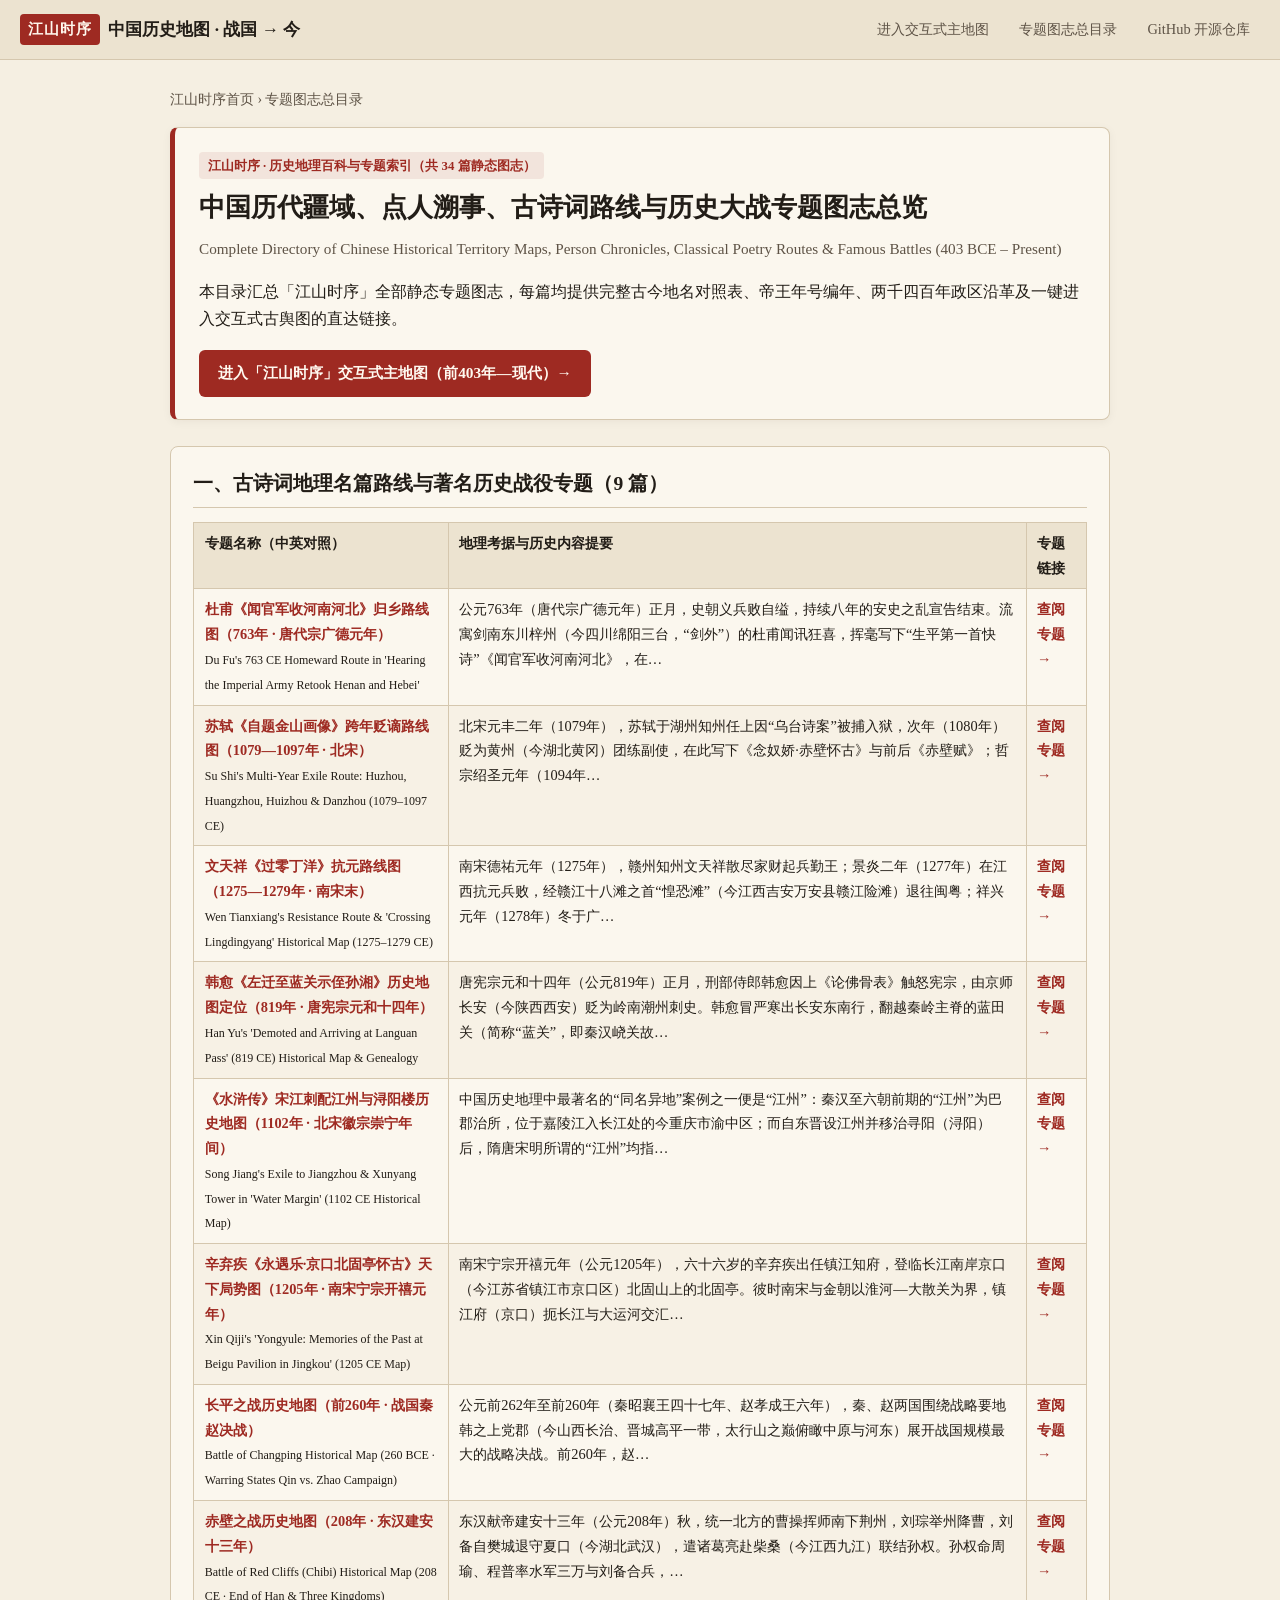
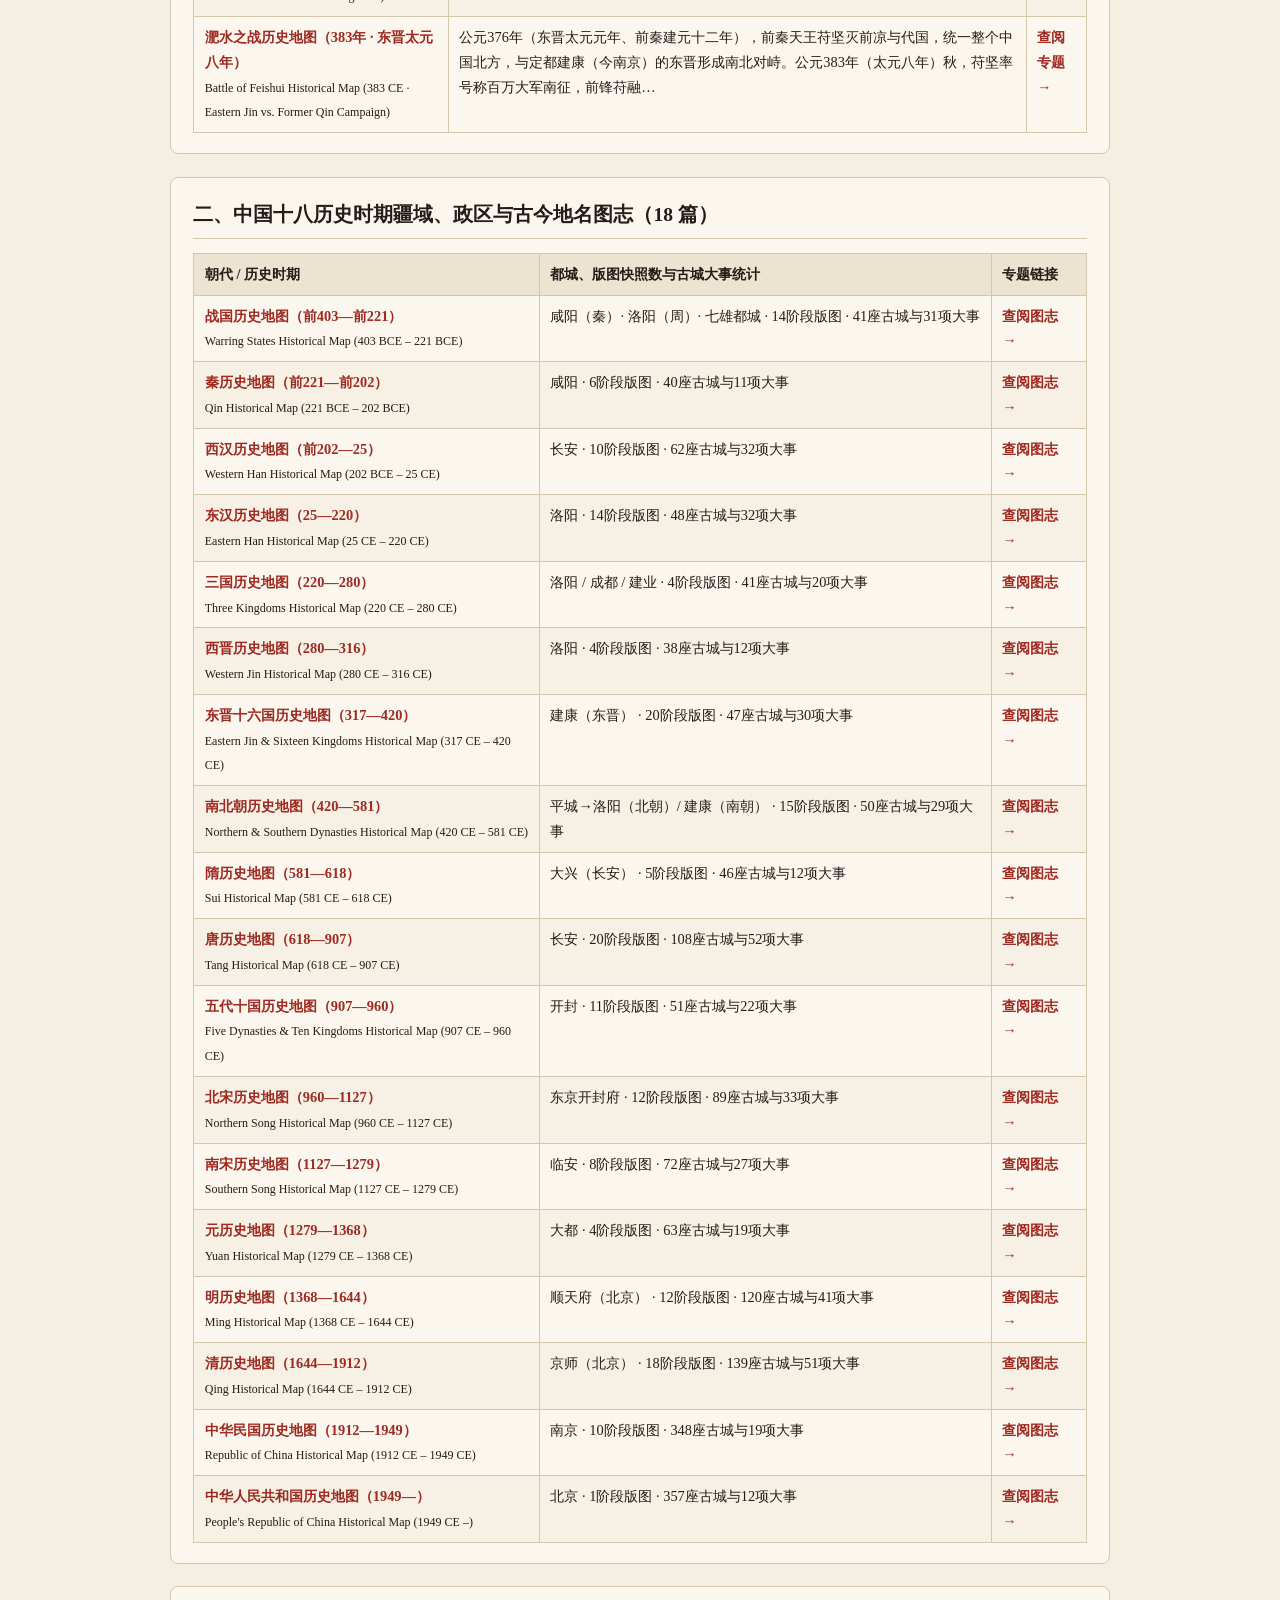
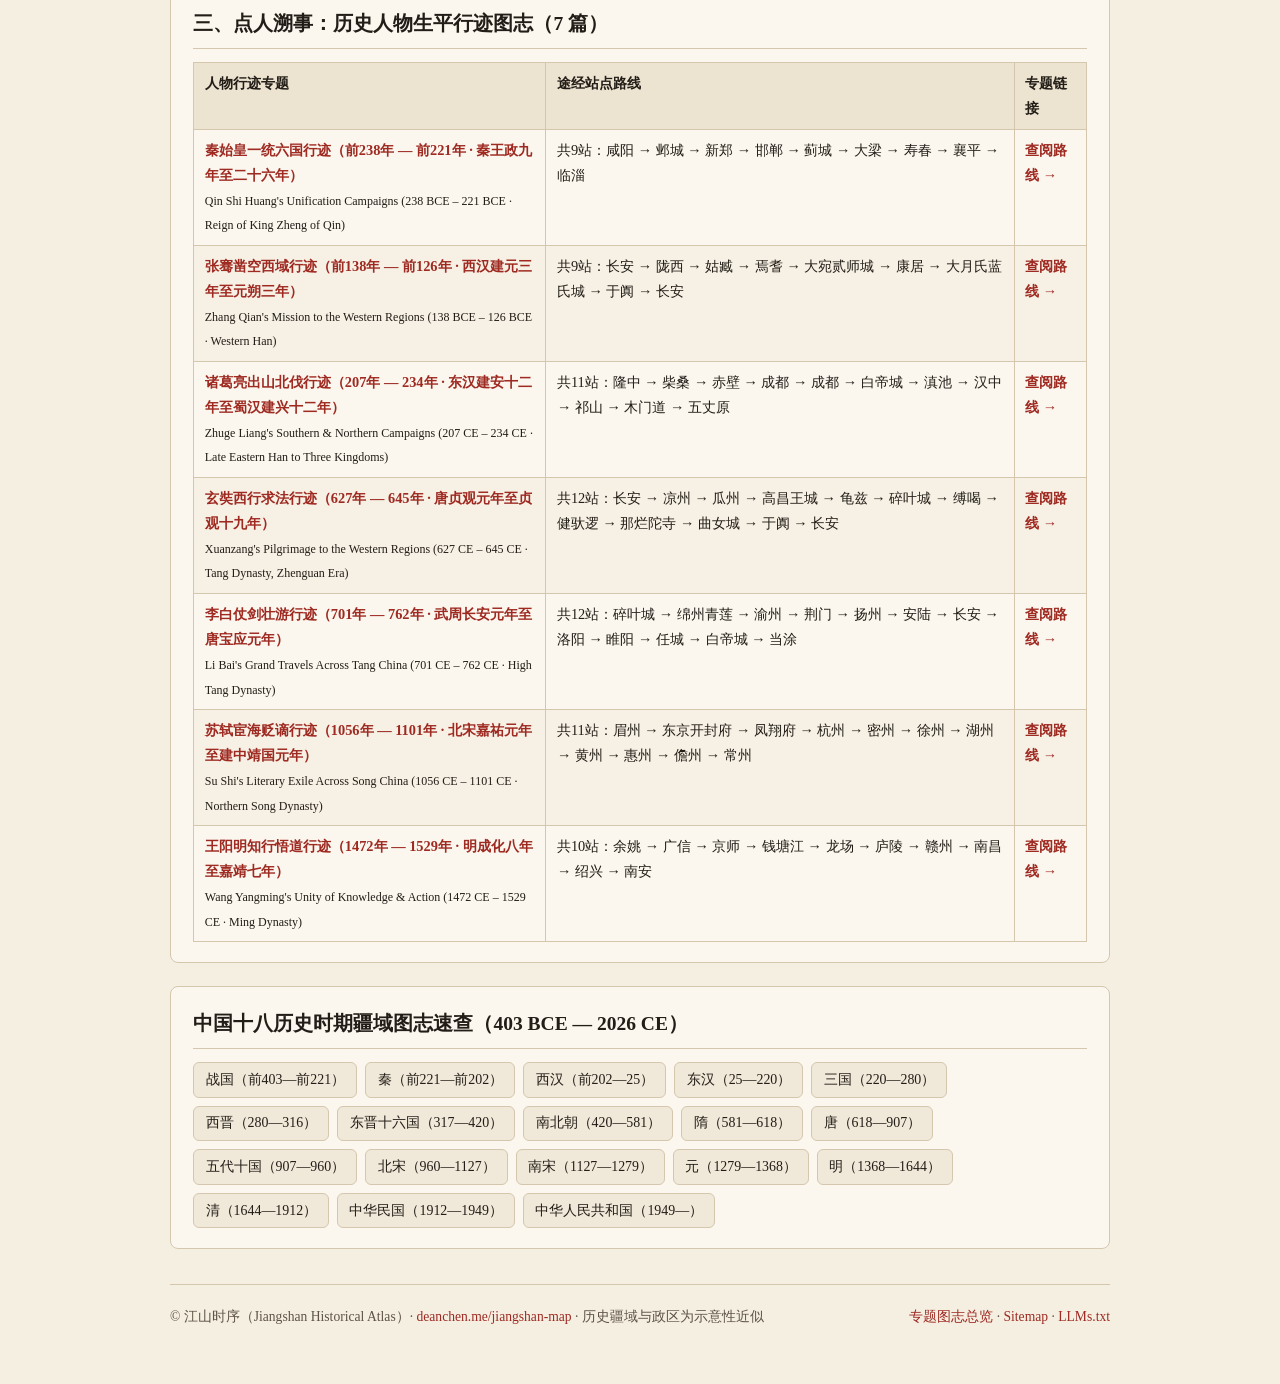
<file: topics/index.html>
<!DOCTYPE html>
<html lang="zh-CN">
<head>
  <meta charset="UTF-8" />
  <meta name="viewport" content="width=device-width, initial-scale=1.0" />
  <title>江山时序 · 中国历史地图专题图志总览（18朝代疆域 · 人物生平行迹 · 古诗词路线 · 历史战役）</title>
  <meta name="description" content="江山时序（Jiangshan Historical Atlas）静态历史地理专题图志索引：涵盖战国、秦、汉、三国、晋、南北朝、隋、唐、五代、宋、元、明、清、民国与现代18个时期版图政区，秦始皇、张骞、诸葛亮、玄奘、李白、苏轼、王阳明百余位历史人物行迹，以及杜甫、苏轼、文天祥、韩愈、辛弃疾古诗词路线与长平、赤壁、淝水大战地图。" />
  <meta name="keywords" content="中国历史地图专题, 历代疆域图志, 古诗词地理路线图, 古今地名对照表, 点人溯事生平行迹, 江山时序" />
  <meta name="author" content="Jiangshan Atlas (江山时序)" />
  <meta name="robots" content="index, follow, max-image-preview:large, max-snippet:-1" />
  <meta name="applicable-device" content="pc,mobile" />
  <meta name="mobile-agent" content="format=html5;url=https://deanchen.me/jiangshan-map/topics/index.html" />
  <meta http-equiv="Cache-Control" content="no-transform" />
  <meta http-equiv="Cache-Control" content="no-siteapp" />
  <meta name="theme-color" content="#f5efe2" />
  <link rel="canonical" href="https://deanchen.me/jiangshan-map/topics/index.html" />
  <meta property="og:type" content="article" />
  <meta property="og:site_name" content="江山时序 · Jiangshan Historical Atlas" />
  <meta property="og:locale" content="zh_CN" />
  <meta property="og:locale:alternate" content="en_US" />
  <meta property="og:title" content="江山时序 · 中国历史地图专题图志总览（18朝代疆域 · 人物生平行迹 · 古诗词路线 · 历史战役）" />
  <meta property="og:description" content="江山时序（Jiangshan Historical Atlas）静态历史地理专题图志索引：涵盖战国、秦、汉、三国、晋、南北朝、隋、唐、五代、宋、元、明、清、民国与现代18个时期版图政区，秦始皇、张骞、诸葛亮、玄奘、李白、苏轼、王阳明百余位历史人物行迹，以及杜甫、苏轼、文天祥、韩愈、辛弃疾古诗词路线与长平、赤壁、淝水大战地图。" />
  <meta property="og:url" content="https://deanchen.me/jiangshan-map/topics/index.html" />
  <meta property="og:image" content="https://deanchen.me/jiangshan-map/assets/og_preview.png" />
  <meta property="og:image:width" content="1200" />
  <meta property="og:image:height" content="630" />
  <meta name="twitter:card" content="summary_large_image" />
  <meta name="twitter:title" content="江山时序 · 中国历史地图专题图志总览（18朝代疆域 · 人物生平行迹 · 古诗词路线 · 历史战役）" />
  <meta name="twitter:description" content="江山时序（Jiangshan Historical Atlas）静态历史地理专题图志索引：涵盖战国、秦、汉、三国、晋、南北朝、隋、唐、五代、宋、元、明、清、民国与现代18个时期版图政区，秦始皇、张骞、诸葛亮、玄奘、李白、苏轼、王阳明百余位历史人物行迹，以及杜甫、苏轼、文天祥、韩愈、辛弃疾古诗词路线与长平、赤壁、淝水大战地图。" />
  <meta name="twitter:image" content="https://deanchen.me/jiangshan-map/assets/og_preview.png" />
  <link rel="icon" type="image/svg+xml" href="../assets/favicon.svg" />
  <script type="application/ld+json">
{
  "@context": "https://schema.org",
  "@type": "CollectionPage",
  "name": "江山时序 · 中国历史地图专题图志总览（18朝代疆域 · 人物生平行迹 · 古诗词路线 · 历史战役）",
  "description": "江山时序（Jiangshan Historical Atlas）静态历史地理专题图志索引：涵盖战国、秦、汉、三国、晋、南北朝、隋、唐、五代、宋、元、明、清、民国与现代18个时期版图政区，秦始皇、张骞、诸葛亮、玄奘、李白、苏轼、王阳明百余位历史人物行迹，以及杜甫、苏轼、文天祥、韩愈、辛弃疾古诗词路线与长平、赤壁、淝水大战地图。",
  "url": "https://deanchen.me/jiangshan-map/topics/index.html",
  "inLanguage": [
    "zh-CN",
    "en"
  ],
  "isPartOf": {
    "@type": "WebSite",
    "name": "江山时序 · 中国历史地图",
    "url": "https://deanchen.me/jiangshan-map/"
  }
}
  </script>
  <style>
    :root {
      --bg-paper: #f5efe2;
      --bg-card: #fbf7ee;
      --ink-main: #221d17;
      --ink-muted: #5e5346;
      --cinnabar: #9e2a22;
      --cinnabar-hover: #7d1e17;
      --gold-border: #d5c7ae;
      --accent-teal: #275d52;
    }
    * { box-sizing: border-box; }
    body {
      margin: 0;
      padding: 0;
      background: var(--bg-paper);
      color: var(--ink-main);
      font-family: "Noto Serif SC", "Songti SC", "STSong", "PingFang SC", "Microsoft YaHei", serif;
      line-height: 1.72;
    }
    .top-bar {
      background: #ece3d0;
      border-bottom: 1px solid var(--gold-border);
      padding: 0.75rem 1.25rem;
      display: flex;
      flex-wrap: wrap;
      align-items: center;
      justify-content: space-between;
      gap: 0.75rem;
    }
    .brand-link {
      text-decoration: none;
      color: var(--ink-main);
      display: inline-flex;
      align-items: center;
      gap: 0.55rem;
      font-weight: 700;
      font-size: 1.08rem;
    }
    .seal-badge {
      background: var(--cinnabar);
      color: #fff8ee;
      padding: 0.18rem 0.5rem;
      border-radius: 4px;
      font-size: 0.92rem;
      letter-spacing: 0.06em;
    }
    .top-nav {
      display: flex;
      flex-wrap: wrap;
      gap: 0.65rem;
      font-size: 0.9rem;
    }
    .top-nav a {
      color: var(--ink-muted);
      text-decoration: none;
      padding: 0.25rem 0.55rem;
      border-radius: 4px;
      border: 1px solid transparent;
    }
    .top-nav a:hover {
      color: var(--cinnabar);
      border-color: var(--gold-border);
      background: var(--bg-card);
    }
    main {
      max-width: 980px;
      margin: 0 auto;
      padding: 1.75rem 1.25rem 3.5rem;
    }
    .breadcrumb {
      font-size: 0.86rem;
      color: var(--ink-muted);
      margin-bottom: 1rem;
    }
    .breadcrumb a {
      color: var(--ink-muted);
      text-decoration: none;
    }
    .breadcrumb a:hover { color: var(--cinnabar); text-decoration: underline; }
    .hero-card {
      background: var(--bg-card);
      border: 1px solid var(--gold-border);
      border-left: 5px solid var(--cinnabar);
      border-radius: 8px;
      padding: 1.4rem 1.5rem;
      margin-bottom: 1.6rem;
      box-shadow: 0 2px 10px rgba(34, 29, 23, 0.05);
    }
    .kicker {
      display: inline-block;
      font-size: 0.8rem;
      font-weight: 600;
      color: var(--cinnabar);
      background: rgba(158, 42, 34, 0.09);
      padding: 0.15rem 0.55rem;
      border-radius: 4px;
      margin-bottom: 0.5rem;
    }
    h1 {
      margin: 0.2rem 0 0.6rem;
      font-size: 1.65rem;
      line-height: 1.35;
      color: var(--ink-main);
    }
    .en-sub {
      font-size: 0.95rem;
      color: var(--ink-muted);
      margin: 0 0 0.9rem;
    }
    .meta-pills {
      display: flex;
      flex-wrap: wrap;
      gap: 0.55rem;
      margin: 0.85rem 0 1.15rem;
    }
    .meta-pill {
      background: #efe7d6;
      border: 1px solid var(--gold-border);
      padding: 0.22rem 0.68rem;
      border-radius: 999px;
      font-size: 0.85rem;
      color: var(--ink-main);
    }
    .cta-row {
      display: flex;
      flex-wrap: wrap;
      gap: 0.75rem;
      align-items: center;
      margin-top: 1.1rem;
    }
    .cta-btn {
      display: inline-flex;
      align-items: center;
      gap: 0.45rem;
      background: var(--cinnabar);
      color: #fff9f0;
      text-decoration: none;
      font-weight: 600;
      padding: 0.62rem 1.2rem;
      border-radius: 6px;
      font-size: 0.96rem;
      transition: background 0.15s ease;
    }
    .cta-btn:hover { background: var(--cinnabar-hover); }
    .cta-btn.secondary {
      background: transparent;
      color: var(--ink-main);
      border: 1px solid var(--gold-border);
    }
    .cta-btn.secondary:hover {
      border-color: var(--cinnabar);
      color: var(--cinnabar);
    }
    .section-card {
      background: var(--bg-card);
      border: 1px solid var(--gold-border);
      border-radius: 8px;
      padding: 1.25rem 1.4rem;
      margin-bottom: 1.4rem;
    }
    h2 {
      margin: 0 0 0.85rem;
      font-size: 1.22rem;
      border-bottom: 1px solid var(--gold-border);
      padding-bottom: 0.45rem;
      color: var(--ink-main);
    }
    h3 {
      margin: 1rem 0 0.4rem;
      font-size: 1.05rem;
      color: var(--ink-main);
    }
    blockquote.poem-box {
      margin: 0.9rem 0;
      padding: 0.85rem 1.15rem;
      background: #f2ead9;
      border-left: 4px solid var(--accent-teal);
      border-radius: 4px;
      font-size: 1.04rem;
    }
    blockquote.poem-box cite {
      display: block;
      margin-top: 0.35rem;
      font-size: 0.86rem;
      color: var(--ink-muted);
      font-style: normal;
    }
    .table-wrap {
      width: 100%;
      overflow-x: auto;
      -webkit-overflow-scrolling: touch;
      margin-top: 0.5rem;
    }
    table.data-table {
      width: 100%;
      min-width: 620px;
      border-collapse: collapse;
      font-size: 0.9rem;
    }
    table.data-table th,
    table.data-table td {
      border: 1px solid var(--gold-border);
      padding: 0.5rem 0.65rem;
      text-align: left;
      vertical-align: top;
    }
    table.data-table th {
      background: #ece3d0;
      font-weight: 600;
    }
    table.data-table tr:nth-child(even) td {
      background: rgba(236, 227, 208, 0.32);
    }
    table.data-table a {
      color: var(--cinnabar);
      text-decoration: none;
      font-weight: 600;
    }
    table.data-table a:hover { text-decoration: underline; }
    .chip-grid {
      display: flex;
      flex-wrap: wrap;
      gap: 0.5rem;
      margin-top: 0.6rem;
    }
    .chip-link {
      display: inline-block;
      background: #f0e8d8;
      border: 1px solid var(--gold-border);
      color: var(--ink-main);
      text-decoration: none;
      padding: 0.3rem 0.7rem;
      border-radius: 6px;
      font-size: 0.87rem;
    }
    .chip-link:hover {
      border-color: var(--cinnabar);
      color: var(--cinnabar);
      background: #fffdf8;
    }
    .stop-card {
      border: 1px solid var(--gold-border);
      border-radius: 6px;
      padding: 0.9rem 1.05rem;
      margin-bottom: 0.85rem;
      background: #fdfaf3;
    }
    .stop-header {
      display: flex;
      flex-wrap: wrap;
      justify-content: space-between;
      align-items: baseline;
      gap: 0.5rem;
      margin-bottom: 0.35rem;
    }
    .stop-badge {
      background: var(--cinnabar);
      color: #fff;
      font-size: 0.78rem;
      padding: 0.1rem 0.45rem;
      border-radius: 4px;
      margin-right: 0.4rem;
    }
    footer.page-footer {
      margin-top: 2.2rem;
      padding-top: 1.2rem;
      border-top: 1px solid var(--gold-border);
      font-size: 0.85rem;
      color: var(--ink-muted);
      display: flex;
      flex-wrap: wrap;
      justify-content: space-between;
      gap: 0.75rem;
    }
    footer.page-footer a {
      color: var(--cinnabar);
      text-decoration: none;
    }
  </style>
  <script defer src="https://events.vercount.one/js"></script>
  <script defer src="https://static.cloudflareinsights.com/beacon.min.js" data-cf-beacon='{"token": "dc645937f75341b2a7416bd1fb81b635"}'></script>
</head>
<body>
  <header class="top-bar">
    <a class="brand-link" href="https://deanchen.me/jiangshan-map/">
      <span class="seal-badge">江山时序</span>
      <span>中国历史地图 · 战国 → 今</span>
    </a>
    <nav class="top-nav" aria-label="专题图志导航">
      <a href="https://deanchen.me/jiangshan-map/">进入交互式主地图</a>
      <a href="https://deanchen.me/jiangshan-map/topics/index.html">专题图志总目录</a>
      <a href="https://github.com/DeanChensj/jiangshan-map" target="_blank" rel="noopener noreferrer">GitHub 开源仓库</a>
    </nav>
  </header>
  <main>
    <nav class="breadcrumb" aria-label="面包屑导航">
      <a href="https://deanchen.me/jiangshan-map/">江山时序首页</a> &rsaquo;
      <span>专题图志总目录</span>
    </nav>

    <article class="hero-card">
      <span class="kicker">江山时序 · 历史地理百科与专题索引（共 34 篇静态图志）</span>
      <h1>中国历代疆域、点人溯事、古诗词路线与历史大战专题图志总览</h1>
      <p class="en-sub">Complete Directory of Chinese Historical Territory Maps, Person Chronicles, Classical Poetry Routes &amp; Famous Battles (403 BCE – Present)</p>
      <p>本目录汇总「江山时序」全部静态专题图志，每篇均提供完整古今地名对照表、帝王年号编年、两千四百年政区沿革及一键进入交互式古舆图的直达链接。</p>
      <div class="cta-row">
        <a class="cta-btn" href="https://deanchen.me/jiangshan-map/">进入「江山时序」交互式主地图（前403年—现代）&rarr;</a>
      </div>
    </article>

    <section class="section-card">
      <h2>一、古诗词地理名篇路线与著名历史战役专题（9 篇）</h2>
      <div class="table-wrap">
        <table class="data-table">
          <thead>
            <tr>
              <th>专题名称（中英对照）</th>
              <th>地理考据与历史内容提要</th>
              <th>专题链接</th>
            </tr>
          </thead>
          <tbody>
          <tr>
            <td><a href="https://deanchen.me/jiangshan-map/topics/dufu-763.html"><strong>杜甫《闻官军收河南河北》归乡路线图（763年 · 唐代宗广德元年）</strong></a><br/><small>Du Fu&#39;s 763 CE Homeward Route in &#39;Hearing the Imperial Army Retook Henan and Hebei&#39;</small></td>
            <td>公元763年（唐代宗广德元年）正月，史朝义兵败自缢，持续八年的安史之乱宣告结束。流寓剑南东川梓州（今四川绵阳三台，“剑外”）的杜甫闻讯狂喜，挥毫写下“生平第一首快诗”《闻官军收河南河北》，在…</td>
            <td><a href="https://deanchen.me/jiangshan-map/topics/dufu-763.html">查阅专题 &rarr;</a></td>
          </tr>
          <tr>
            <td><a href="https://deanchen.me/jiangshan-map/topics/sushi-exile.html"><strong>苏轼《自题金山画像》跨年贬谪路线图（1079—1097年 · 北宋）</strong></a><br/><small>Su Shi&#39;s Multi-Year Exile Route: Huzhou, Huangzhou, Huizhou &amp; Danzhou (1079–1097 CE)</small></td>
            <td>北宋元丰二年（1079年），苏轼于湖州知州任上因“乌台诗案”被捕入狱，次年（1080年）贬为黄州（今湖北黄冈）团练副使，在此写下《念奴娇·赤壁怀古》与前后《赤壁赋》；哲宗绍圣元年（1094年…</td>
            <td><a href="https://deanchen.me/jiangshan-map/topics/sushi-exile.html">查阅专题 &rarr;</a></td>
          </tr>
          <tr>
            <td><a href="https://deanchen.me/jiangshan-map/topics/wentianxiang-lingdingyang.html"><strong>文天祥《过零丁洋》抗元路线图（1275—1279年 · 南宋末）</strong></a><br/><small>Wen Tianxiang&#39;s Resistance Route &amp; &#39;Crossing Lingdingyang&#39; Historical Map (1275–1279 CE)</small></td>
            <td>南宋德祐元年（1275年），赣州知州文天祥散尽家财起兵勤王；景炎二年（1277年）在江西抗元兵败，经赣江十八滩之首“惶恐滩”（今江西吉安万安县赣江险滩）退往闽粤；祥兴元年（1278年）冬于广…</td>
            <td><a href="https://deanchen.me/jiangshan-map/topics/wentianxiang-lingdingyang.html">查阅专题 &rarr;</a></td>
          </tr>
          <tr>
            <td><a href="https://deanchen.me/jiangshan-map/topics/hanyu-languan.html"><strong>韩愈《左迁至蓝关示侄孙湘》历史地图定位（819年 · 唐宪宗元和十四年）</strong></a><br/><small>Han Yu&#39;s &#39;Demoted and Arriving at Languan Pass&#39; (819 CE) Historical Map &amp; Genealogy</small></td>
            <td>唐宪宗元和十四年（公元819年）正月，刑部侍郎韩愈因上《论佛骨表》触怒宪宗，由京师长安（今陕西西安）贬为岭南潮州刺史。韩愈冒严寒出长安东南行，翻越秦岭主脊的蓝田关（简称“蓝关”，即秦汉峣关故…</td>
            <td><a href="https://deanchen.me/jiangshan-map/topics/hanyu-languan.html">查阅专题 &rarr;</a></td>
          </tr>
          <tr>
            <td><a href="https://deanchen.me/jiangshan-map/topics/shuihu-jiangzhou.html"><strong>《水浒传》宋江刺配江州与浔阳楼历史地图（1102年 · 北宋徽宗崇宁年间）</strong></a><br/><small>Song Jiang&#39;s Exile to Jiangzhou &amp; Xunyang Tower in &#39;Water Margin&#39; (1102 CE Historical Map)</small></td>
            <td>中国历史地理中最著名的“同名异地”案例之一便是“江州”：秦汉至六朝前期的“江州”为巴郡治所，位于嘉陵江入长江处的今重庆市渝中区；而自东晋设江州并移治寻阳（浔阳）后，隋唐宋明所谓的“江州”均指…</td>
            <td><a href="https://deanchen.me/jiangshan-map/topics/shuihu-jiangzhou.html">查阅专题 &rarr;</a></td>
          </tr>
          <tr>
            <td><a href="https://deanchen.me/jiangshan-map/topics/xinqiji-jingkou.html"><strong>辛弃疾《永遇乐·京口北固亭怀古》天下局势图（1205年 · 南宋宁宗开禧元年）</strong></a><br/><small>Xin Qiji&#39;s &#39;Yongyule: Memories of the Past at Beigu Pavilion in Jingkou&#39; (1205 CE Map)</small></td>
            <td>南宋宁宗开禧元年（公元1205年），六十六岁的辛弃疾出任镇江知府，登临长江南岸京口（今江苏省镇江市京口区）北固山上的北固亭。彼时南宋与金朝以淮河—大散关为界，镇江府（京口）扼长江与大运河交汇…</td>
            <td><a href="https://deanchen.me/jiangshan-map/topics/xinqiji-jingkou.html">查阅专题 &rarr;</a></td>
          </tr>
          <tr>
            <td><a href="https://deanchen.me/jiangshan-map/topics/battle-changping.html"><strong>长平之战历史地图（前260年 · 战国秦赵决战）</strong></a><br/><small>Battle of Changping Historical Map (260 BCE · Warring States Qin vs. Zhao Campaign)</small></td>
            <td>公元前262年至前260年（秦昭襄王四十七年、赵孝成王六年），秦、赵两国围绕战略要地韩之上党郡（今山西长治、晋城高平一带，太行山之巅俯瞰中原与河东）展开战国规模最大的战略决战。前260年，赵…</td>
            <td><a href="https://deanchen.me/jiangshan-map/topics/battle-changping.html">查阅专题 &rarr;</a></td>
          </tr>
          <tr>
            <td><a href="https://deanchen.me/jiangshan-map/topics/battle-chibi.html"><strong>赤壁之战历史地图（208年 · 东汉建安十三年）</strong></a><br/><small>Battle of Red Cliffs (Chibi) Historical Map (208 CE · End of Han &amp; Three Kingdoms)</small></td>
            <td>东汉献帝建安十三年（公元208年）秋，统一北方的曹操挥师南下荆州，刘琮举州降曹，刘备自樊城退守夏口（今湖北武汉），遣诸葛亮赴柴桑（今江西九江）联结孙权。孙权命周瑜、程普率水军三万与刘备合兵，…</td>
            <td><a href="https://deanchen.me/jiangshan-map/topics/battle-chibi.html">查阅专题 &rarr;</a></td>
          </tr>
          <tr>
            <td><a href="https://deanchen.me/jiangshan-map/topics/battle-feishui.html"><strong>淝水之战历史地图（383年 · 东晋太元八年）</strong></a><br/><small>Battle of Feishui Historical Map (383 CE · Eastern Jin vs. Former Qin Campaign)</small></td>
            <td>公元376年（东晋太元元年、前秦建元十二年），前秦天王苻坚灭前凉与代国，统一整个中国北方，与定都建康（今南京）的东晋形成南北对峙。公元383年（太元八年）秋，苻坚率号称百万大军南征，前锋苻融…</td>
            <td><a href="https://deanchen.me/jiangshan-map/topics/battle-feishui.html">查阅专题 &rarr;</a></td>
          </tr>
          </tbody>
        </table>
      </div>
    </section>

    <section class="section-card">
      <h2>二、中国十八历史时期疆域、政区与古今地名图志（18 篇）</h2>
      <div class="table-wrap">
        <table class="data-table">
          <thead>
            <tr>
              <th>朝代 / 历史时期</th>
              <th>都城、版图快照数与古城大事统计</th>
              <th>专题链接</th>
            </tr>
          </thead>
          <tbody>
          <tr>
            <td><a href="https://deanchen.me/jiangshan-map/topics/zhanguo.html"><strong>战国历史地图（前403—前221）</strong></a><br/><small>Warring States Historical Map (403 BCE – 221 BCE)</small></td>
            <td>咸阳（秦）· 洛阳（周）· 七雄都城 · 14阶段版图 · 41座古城与31项大事</td>
            <td><a href="https://deanchen.me/jiangshan-map/topics/zhanguo.html">查阅图志 &rarr;</a></td>
          </tr>
          <tr>
            <td><a href="https://deanchen.me/jiangshan-map/topics/qin.html"><strong>秦历史地图（前221—前202）</strong></a><br/><small>Qin Historical Map (221 BCE – 202 BCE)</small></td>
            <td>咸阳 · 6阶段版图 · 40座古城与11项大事</td>
            <td><a href="https://deanchen.me/jiangshan-map/topics/qin.html">查阅图志 &rarr;</a></td>
          </tr>
          <tr>
            <td><a href="https://deanchen.me/jiangshan-map/topics/xihan.html"><strong>西汉历史地图（前202—25）</strong></a><br/><small>Western Han Historical Map (202 BCE – 25 CE)</small></td>
            <td>长安 · 10阶段版图 · 62座古城与32项大事</td>
            <td><a href="https://deanchen.me/jiangshan-map/topics/xihan.html">查阅图志 &rarr;</a></td>
          </tr>
          <tr>
            <td><a href="https://deanchen.me/jiangshan-map/topics/donghan.html"><strong>东汉历史地图（25—220）</strong></a><br/><small>Eastern Han Historical Map (25 CE – 220 CE)</small></td>
            <td>洛阳 · 14阶段版图 · 48座古城与32项大事</td>
            <td><a href="https://deanchen.me/jiangshan-map/topics/donghan.html">查阅图志 &rarr;</a></td>
          </tr>
          <tr>
            <td><a href="https://deanchen.me/jiangshan-map/topics/sanguo.html"><strong>三国历史地图（220—280）</strong></a><br/><small>Three Kingdoms Historical Map (220 CE – 280 CE)</small></td>
            <td>洛阳 / 成都 / 建业 · 4阶段版图 · 41座古城与20项大事</td>
            <td><a href="https://deanchen.me/jiangshan-map/topics/sanguo.html">查阅图志 &rarr;</a></td>
          </tr>
          <tr>
            <td><a href="https://deanchen.me/jiangshan-map/topics/xijin.html"><strong>西晋历史地图（280—316）</strong></a><br/><small>Western Jin Historical Map (280 CE – 316 CE)</small></td>
            <td>洛阳 · 4阶段版图 · 38座古城与12项大事</td>
            <td><a href="https://deanchen.me/jiangshan-map/topics/xijin.html">查阅图志 &rarr;</a></td>
          </tr>
          <tr>
            <td><a href="https://deanchen.me/jiangshan-map/topics/dongjin.html"><strong>东晋十六国历史地图（317—420）</strong></a><br/><small>Eastern Jin &amp; Sixteen Kingdoms Historical Map (317 CE – 420 CE)</small></td>
            <td>建康（东晋） · 20阶段版图 · 47座古城与30项大事</td>
            <td><a href="https://deanchen.me/jiangshan-map/topics/dongjin.html">查阅图志 &rarr;</a></td>
          </tr>
          <tr>
            <td><a href="https://deanchen.me/jiangshan-map/topics/nanbei.html"><strong>南北朝历史地图（420—581）</strong></a><br/><small>Northern &amp; Southern Dynasties Historical Map (420 CE – 581 CE)</small></td>
            <td>平城→洛阳（北朝）/ 建康（南朝） · 15阶段版图 · 50座古城与29项大事</td>
            <td><a href="https://deanchen.me/jiangshan-map/topics/nanbei.html">查阅图志 &rarr;</a></td>
          </tr>
          <tr>
            <td><a href="https://deanchen.me/jiangshan-map/topics/sui.html"><strong>隋历史地图（581—618）</strong></a><br/><small>Sui Historical Map (581 CE – 618 CE)</small></td>
            <td>大兴（长安） · 5阶段版图 · 46座古城与12项大事</td>
            <td><a href="https://deanchen.me/jiangshan-map/topics/sui.html">查阅图志 &rarr;</a></td>
          </tr>
          <tr>
            <td><a href="https://deanchen.me/jiangshan-map/topics/tang.html"><strong>唐历史地图（618—907）</strong></a><br/><small>Tang Historical Map (618 CE – 907 CE)</small></td>
            <td>长安 · 20阶段版图 · 108座古城与52项大事</td>
            <td><a href="https://deanchen.me/jiangshan-map/topics/tang.html">查阅图志 &rarr;</a></td>
          </tr>
          <tr>
            <td><a href="https://deanchen.me/jiangshan-map/topics/wudai.html"><strong>五代十国历史地图（907—960）</strong></a><br/><small>Five Dynasties &amp; Ten Kingdoms Historical Map (907 CE – 960 CE)</small></td>
            <td>开封 · 11阶段版图 · 51座古城与22项大事</td>
            <td><a href="https://deanchen.me/jiangshan-map/topics/wudai.html">查阅图志 &rarr;</a></td>
          </tr>
          <tr>
            <td><a href="https://deanchen.me/jiangshan-map/topics/beisong.html"><strong>北宋历史地图（960—1127）</strong></a><br/><small>Northern Song Historical Map (960 CE – 1127 CE)</small></td>
            <td>东京开封府 · 12阶段版图 · 89座古城与33项大事</td>
            <td><a href="https://deanchen.me/jiangshan-map/topics/beisong.html">查阅图志 &rarr;</a></td>
          </tr>
          <tr>
            <td><a href="https://deanchen.me/jiangshan-map/topics/nansong.html"><strong>南宋历史地图（1127—1279）</strong></a><br/><small>Southern Song Historical Map (1127 CE – 1279 CE)</small></td>
            <td>临安 · 8阶段版图 · 72座古城与27项大事</td>
            <td><a href="https://deanchen.me/jiangshan-map/topics/nansong.html">查阅图志 &rarr;</a></td>
          </tr>
          <tr>
            <td><a href="https://deanchen.me/jiangshan-map/topics/yuan.html"><strong>元历史地图（1279—1368）</strong></a><br/><small>Yuan Historical Map (1279 CE – 1368 CE)</small></td>
            <td>大都 · 4阶段版图 · 63座古城与19项大事</td>
            <td><a href="https://deanchen.me/jiangshan-map/topics/yuan.html">查阅图志 &rarr;</a></td>
          </tr>
          <tr>
            <td><a href="https://deanchen.me/jiangshan-map/topics/ming.html"><strong>明历史地图（1368—1644）</strong></a><br/><small>Ming Historical Map (1368 CE – 1644 CE)</small></td>
            <td>顺天府（北京） · 12阶段版图 · 120座古城与41项大事</td>
            <td><a href="https://deanchen.me/jiangshan-map/topics/ming.html">查阅图志 &rarr;</a></td>
          </tr>
          <tr>
            <td><a href="https://deanchen.me/jiangshan-map/topics/qing.html"><strong>清历史地图（1644—1912）</strong></a><br/><small>Qing Historical Map (1644 CE – 1912 CE)</small></td>
            <td>京师（北京） · 18阶段版图 · 139座古城与51项大事</td>
            <td><a href="https://deanchen.me/jiangshan-map/topics/qing.html">查阅图志 &rarr;</a></td>
          </tr>
          <tr>
            <td><a href="https://deanchen.me/jiangshan-map/topics/roc.html"><strong>中华民国历史地图（1912—1949）</strong></a><br/><small>Republic of China Historical Map (1912 CE – 1949 CE)</small></td>
            <td>南京 · 10阶段版图 · 348座古城与19项大事</td>
            <td><a href="https://deanchen.me/jiangshan-map/topics/roc.html">查阅图志 &rarr;</a></td>
          </tr>
          <tr>
            <td><a href="https://deanchen.me/jiangshan-map/topics/prc.html"><strong>中华人民共和国历史地图（1949—）</strong></a><br/><small>People&#39;s Republic of China Historical Map (1949 CE –)</small></td>
            <td>北京 · 1阶段版图 · 357座古城与12项大事</td>
            <td><a href="https://deanchen.me/jiangshan-map/topics/prc.html">查阅图志 &rarr;</a></td>
          </tr>
          </tbody>
        </table>
      </div>
    </section>

    <section class="section-card">
      <h2>三、点人溯事：历史人物生平行迹图志（7 篇）</h2>
      <div class="table-wrap">
        <table class="data-table">
          <thead>
            <tr>
              <th>人物行迹专题</th>
              <th>途经站点路线</th>
              <th>专题链接</th>
            </tr>
          </thead>
          <tbody>
          <tr>
            <td><a href="https://deanchen.me/jiangshan-map/topics/journey-qinshihuang.html"><strong>秦始皇一统六国行迹（前238年 — 前221年 · 秦王政九年至二十六年）</strong></a><br/><small>Qin Shi Huang&#39;s Unification Campaigns (238 BCE – 221 BCE  · Reign of King Zheng of Qin)</small></td>
            <td>共9站：咸阳 → 邺城 → 新郑 → 邯郸 → 蓟城 → 大梁 → 寿春 → 襄平 → 临淄</td>
            <td><a href="https://deanchen.me/jiangshan-map/topics/journey-qinshihuang.html">查阅路线 &rarr;</a></td>
          </tr>
          <tr>
            <td><a href="https://deanchen.me/jiangshan-map/topics/journey-zhangqian.html"><strong>张骞凿空西域行迹（前138年 — 前126年 · 西汉建元三年至元朔三年）</strong></a><br/><small>Zhang Qian&#39;s Mission to the Western Regions (138 BCE – 126 BCE  · Western Han)</small></td>
            <td>共9站：长安 → 陇西 → 姑臧 → 焉耆 → 大宛贰师城 → 康居 → 大月氏蓝氏城 → 于阗 → 长安</td>
            <td><a href="https://deanchen.me/jiangshan-map/topics/journey-zhangqian.html">查阅路线 &rarr;</a></td>
          </tr>
          <tr>
            <td><a href="https://deanchen.me/jiangshan-map/topics/journey-zhugeliang.html"><strong>诸葛亮出山北伐行迹（207年 — 234年 · 东汉建安十二年至蜀汉建兴十二年）</strong></a><br/><small>Zhuge Liang&#39;s Southern &amp; Northern Campaigns (207 CE – 234 CE  · Late Eastern Han to Three Kingdoms)</small></td>
            <td>共11站：隆中 → 柴桑 → 赤壁 → 成都 → 成都 → 白帝城 → 滇池 → 汉中 → 祁山 → 木门道 → 五丈原</td>
            <td><a href="https://deanchen.me/jiangshan-map/topics/journey-zhugeliang.html">查阅路线 &rarr;</a></td>
          </tr>
          <tr>
            <td><a href="https://deanchen.me/jiangshan-map/topics/journey-xuanzang.html"><strong>玄奘西行求法行迹（627年 — 645年 · 唐贞观元年至贞观十九年）</strong></a><br/><small>Xuanzang&#39;s Pilgrimage to the Western Regions (627 CE – 645 CE  · Tang Dynasty, Zhenguan Era)</small></td>
            <td>共12站：长安 → 凉州 → 瓜州 → 高昌王城 → 龟兹 → 碎叶城 → 缚喝 → 健驮逻 → 那烂陀寺 → 曲女城 → 于阗 → 长安</td>
            <td><a href="https://deanchen.me/jiangshan-map/topics/journey-xuanzang.html">查阅路线 &rarr;</a></td>
          </tr>
          <tr>
            <td><a href="https://deanchen.me/jiangshan-map/topics/journey-libai.html"><strong>李白仗剑壮游行迹（701年 — 762年 · 武周长安元年至唐宝应元年）</strong></a><br/><small>Li Bai&#39;s Grand Travels Across Tang China (701 CE – 762 CE  · High Tang Dynasty)</small></td>
            <td>共12站：碎叶城 → 绵州青莲 → 渝州 → 荆门 → 扬州 → 安陆 → 长安 → 洛阳 → 睢阳 → 任城 → 白帝城 → 当涂</td>
            <td><a href="https://deanchen.me/jiangshan-map/topics/journey-libai.html">查阅路线 &rarr;</a></td>
          </tr>
          <tr>
            <td><a href="https://deanchen.me/jiangshan-map/topics/journey-sushi.html"><strong>苏轼宦海贬谪行迹（1056年 — 1101年 · 北宋嘉祐元年至建中靖国元年）</strong></a><br/><small>Su Shi&#39;s Literary Exile Across Song China (1056 CE – 1101 CE  · Northern Song Dynasty)</small></td>
            <td>共11站：眉州 → 东京开封府 → 凤翔府 → 杭州 → 密州 → 徐州 → 湖州 → 黄州 → 惠州 → 儋州 → 常州</td>
            <td><a href="https://deanchen.me/jiangshan-map/topics/journey-sushi.html">查阅路线 &rarr;</a></td>
          </tr>
          <tr>
            <td><a href="https://deanchen.me/jiangshan-map/topics/journey-wangyangming.html"><strong>王阳明知行悟道行迹（1472年 — 1529年 · 明成化八年至嘉靖七年）</strong></a><br/><small>Wang Yangming&#39;s Unity of Knowledge &amp; Action (1472 CE – 1529 CE  · Ming Dynasty)</small></td>
            <td>共10站：余姚 → 广信 → 京师 → 钱塘江 → 龙场 → 庐陵 → 赣州 → 南昌 → 绍兴 → 南安</td>
            <td><a href="https://deanchen.me/jiangshan-map/topics/journey-wangyangming.html">查阅路线 &rarr;</a></td>
          </tr>
          </tbody>
        </table>
      </div>
    </section>

    <section class="section-card">
      <h2>中国十八历史时期疆域图志速查（403 BCE — 2026 CE）</h2>
      <div class="chip-grid">
        <a class="chip-link" href="https://deanchen.me/jiangshan-map/topics/zhanguo.html">战国（前403—前221）</a>
        <a class="chip-link" href="https://deanchen.me/jiangshan-map/topics/qin.html">秦（前221—前202）</a>
        <a class="chip-link" href="https://deanchen.me/jiangshan-map/topics/xihan.html">西汉（前202—25）</a>
        <a class="chip-link" href="https://deanchen.me/jiangshan-map/topics/donghan.html">东汉（25—220）</a>
        <a class="chip-link" href="https://deanchen.me/jiangshan-map/topics/sanguo.html">三国（220—280）</a>
        <a class="chip-link" href="https://deanchen.me/jiangshan-map/topics/xijin.html">西晋（280—316）</a>
        <a class="chip-link" href="https://deanchen.me/jiangshan-map/topics/dongjin.html">东晋十六国（317—420）</a>
        <a class="chip-link" href="https://deanchen.me/jiangshan-map/topics/nanbei.html">南北朝（420—581）</a>
        <a class="chip-link" href="https://deanchen.me/jiangshan-map/topics/sui.html">隋（581—618）</a>
        <a class="chip-link" href="https://deanchen.me/jiangshan-map/topics/tang.html">唐（618—907）</a>
        <a class="chip-link" href="https://deanchen.me/jiangshan-map/topics/wudai.html">五代十国（907—960）</a>
        <a class="chip-link" href="https://deanchen.me/jiangshan-map/topics/beisong.html">北宋（960—1127）</a>
        <a class="chip-link" href="https://deanchen.me/jiangshan-map/topics/nansong.html">南宋（1127—1279）</a>
        <a class="chip-link" href="https://deanchen.me/jiangshan-map/topics/yuan.html">元（1279—1368）</a>
        <a class="chip-link" href="https://deanchen.me/jiangshan-map/topics/ming.html">明（1368—1644）</a>
        <a class="chip-link" href="https://deanchen.me/jiangshan-map/topics/qing.html">清（1644—1912）</a>
        <a class="chip-link" href="https://deanchen.me/jiangshan-map/topics/roc.html">中华民国（1912—1949）</a>
        <a class="chip-link" href="https://deanchen.me/jiangshan-map/topics/prc.html">中华人民共和国（1949—）</a>
      </div>
    </section>
    <footer class="page-footer">
      <div>© 江山时序（Jiangshan Historical Atlas）· <a href="https://deanchen.me/jiangshan-map/">deanchen.me/jiangshan-map</a> · 历史疆域与政区为示意性近似</div>
      <div><a href="https://deanchen.me/jiangshan-map/topics/index.html">专题图志总览</a> · <a href="https://deanchen.me/jiangshan-map/sitemap.xml">Sitemap</a> · <a href="https://deanchen.me/jiangshan-map/llms.txt">LLMs.txt</a></div>
    </footer>
  </main>
</body>
</html>
</file>
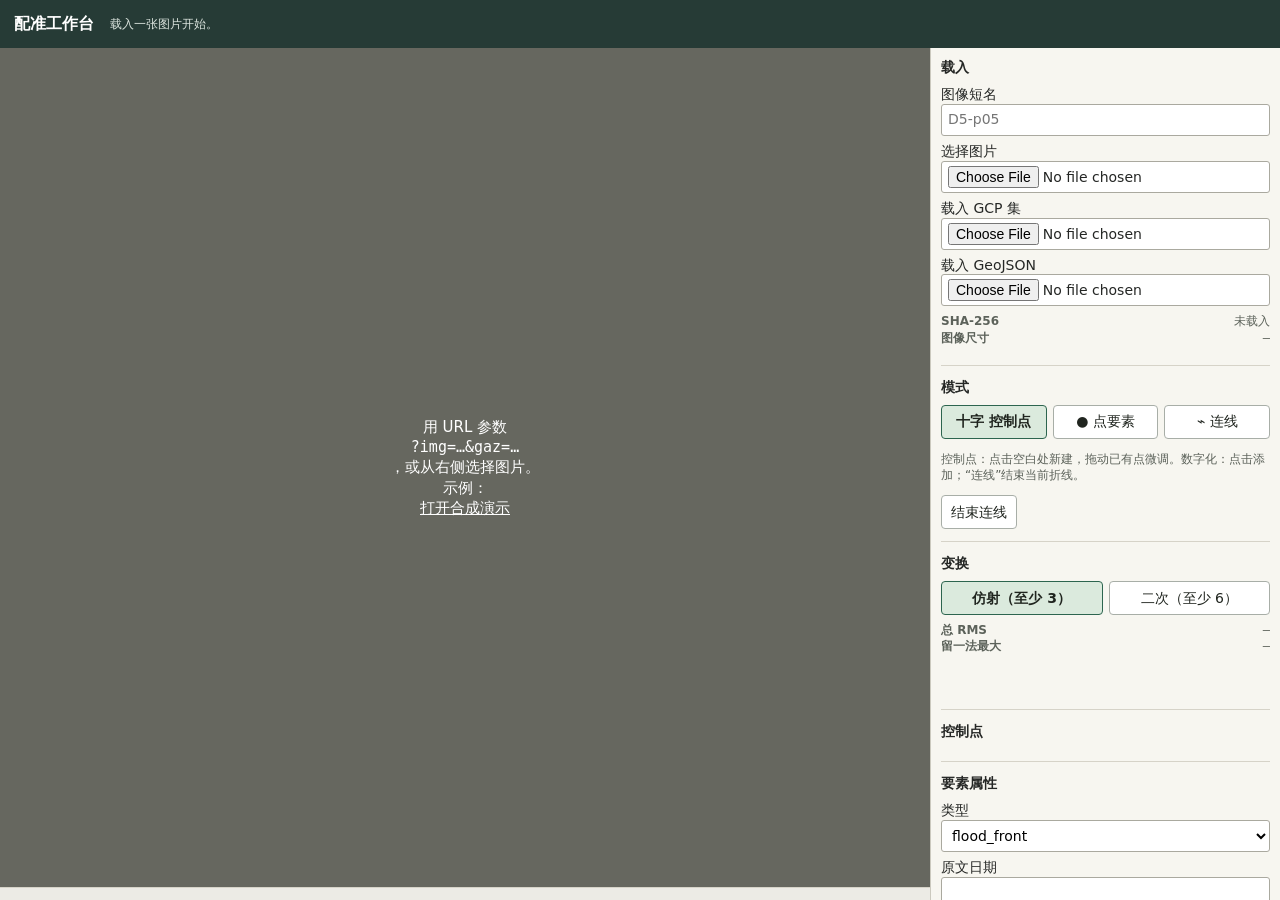
<file: tools/sam/georef/index.html>
<!doctype html>
<html lang="zh-CN">
<head>
  <meta charset="utf-8">
  <meta name="viewport" content="width=device-width, initial-scale=1">
  <title>配准工作台</title>
  <link rel="stylesheet" href="georef.css">
</head>
<body>
  <header><strong>配准工作台</strong><span id="status" aria-live="polite">载入一张图片开始。</span><button id="sidebar-toggle" type="button">☰ 面板</button></header>
  <main id="main">
    <section id="map-pane" aria-label="地图工作区"><canvas id="map" aria-label="地图画布"></canvas><div id="empty-map">用 URL 参数 <code>?img=…&amp;gaz=…</code>，或从右侧选择图片。<br>示例：<a href="?img=scripts/sam/fixtures/georef_demo/demo.svg&amp;gaz=scripts/sam/fixtures/georef_demo/gazetteer.json">打开合成演示</a></div></section>
    <aside id="sidebar">
      <section><h2>载入</h2><label>图像短名 <input id="image-label" type="text" placeholder="D5-p05"></label><label>选择图片 <input id="image-file" type="file" accept="image/*"></label><label>载入 GCP 集 <input id="gcp-file" type="file" accept="application/json,.json"></label><label>载入 GeoJSON <input id="geojson-file" type="file" accept="application/geo+json,application/json,.geojson,.json"></label><dl><dt>SHA-256</dt><dd id="image-sha">未载入</dd><dt>图像尺寸</dt><dd id="image-size">—</dd></dl></section>
      <section><h2>模式</h2><div class="button-row"><button id="control-mode" class="active" type="button">十字 控制点</button><button id="point-mode" type="button">● 点要素</button><button id="line-mode" type="button">⌁ 连线</button></div><p class="hint">控制点：点击空白处新建，拖动已有点微调。数字化：点击添加；“连线”结束当前折线。</p><button id="finish-line" type="button">结束连线</button></section>
      <section><h2>变换</h2><div class="button-row"><button id="affine" class="active" type="button">仿射（至少 3）</button><button id="poly2" type="button">二次（至少 6）</button></div><dl><dt>总 RMS</dt><dd id="rms">—</dd><dt>留一法最大</dt><dd id="loo-max">—</dd></dl><div id="transform-warning" class="warning"></div><div id="loo-note" class="loo-note"></div></section>
      <section><h2>控制点</h2><div id="control-editor" hidden><label>搜索地名 <input id="gaz-search" type="search" placeholder="图名或今名"></label><select id="gaz-results" size="4"></select><label>名称 <input id="control-name" type="text"></label><div class="two"><label>纬度（度）<input id="control-lat" inputmode="decimal" type="number" step="any"></label><label>经度（度）<input id="control-lon" inputmode="decimal" type="number" step="any"></label></div><div class="button-row"><button id="save-control" type="button">保存控制点</button><button id="cancel-control" type="button">取消</button></div></div><ol id="controls"></ol></section>
      <section><h2>要素属性</h2><div id="feature-editor"><label>类型 <select id="feature-type"><option value="flood_front">flood_front</option><option value="river_course">river_course</option><option value="river_branch">river_branch</option><option value="flood_extent">flood_extent</option><option value="lake">lake</option><option value="wetland">wetland</option><option value="canal">canal</option><option value="coastline">coastline</option></select></label><label>原文日期 <input id="as-written" type="text"></label><div class="two"><label>自 <input id="date-from" type="date"></label><label>至（半开）<input id="date-to" type="date"></label></div><label>时段 <input id="part-of-day" type="text"></label><label>定位 <input id="locator" type="text" placeholder="D5 p05 左上"></label><label>备注 <textarea id="feature-note"></textarea></label><button id="save-feature" type="button">保存当前要素属性</button></div><ol id="features"></ol></section>
      <section><h2>导出</h2><label>GCP 集 ID <input id="gcp-set-id" type="text"></label><label>来源 source_id <input id="source-id" type="text" placeholder="map-d5-p05"></label><label>数据集 ID <input id="dataset-id" type="text"></label><div class="button-row"><button id="export-gcp" type="button">下载 gcp_set.json</button><button id="export-geojson" type="button">下载 GeoJSON</button></div><pre id="export-errors" aria-live="polite"></pre></section>
    </aside>
  </main>
  <script src="../../../scripts/sam/research_contract.js"></script>
  <script src="georef_core.js"></script>
  <script src="georef_ui.js"></script>
</body>
</html>
</file>
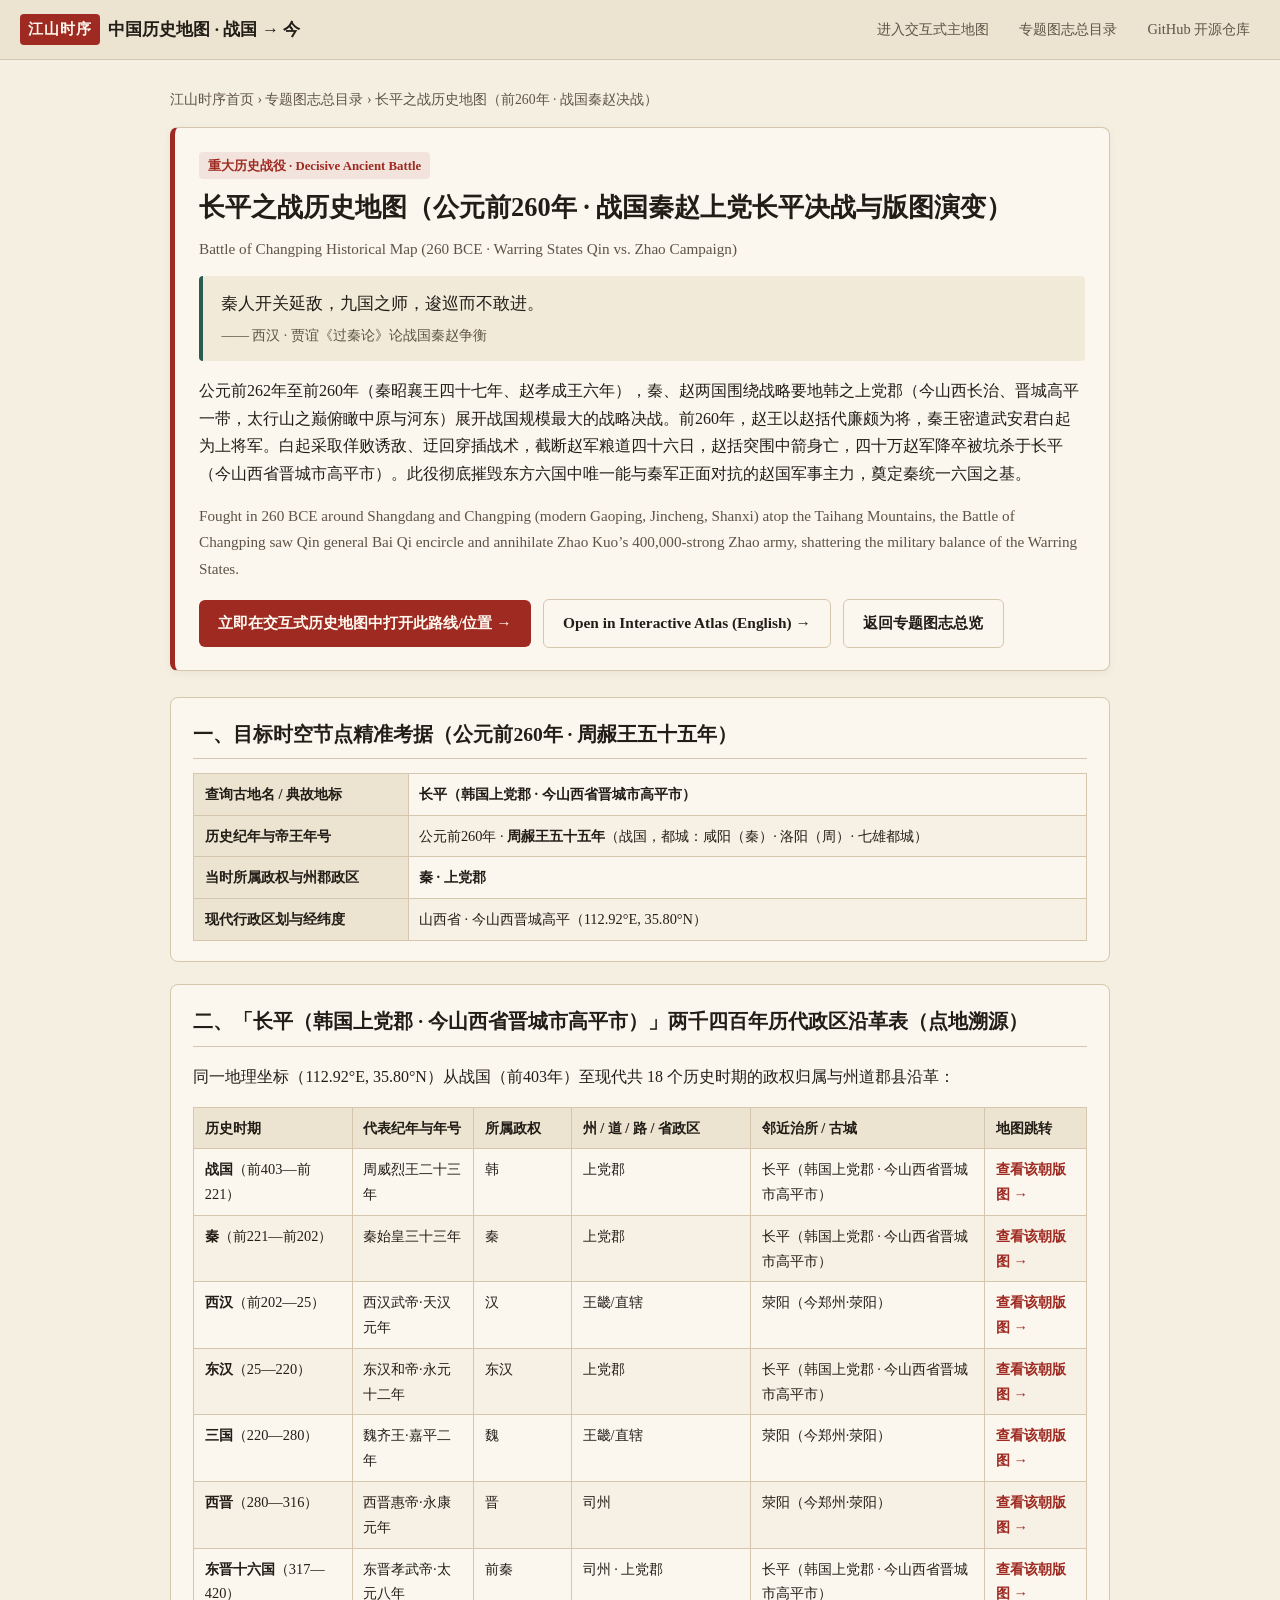
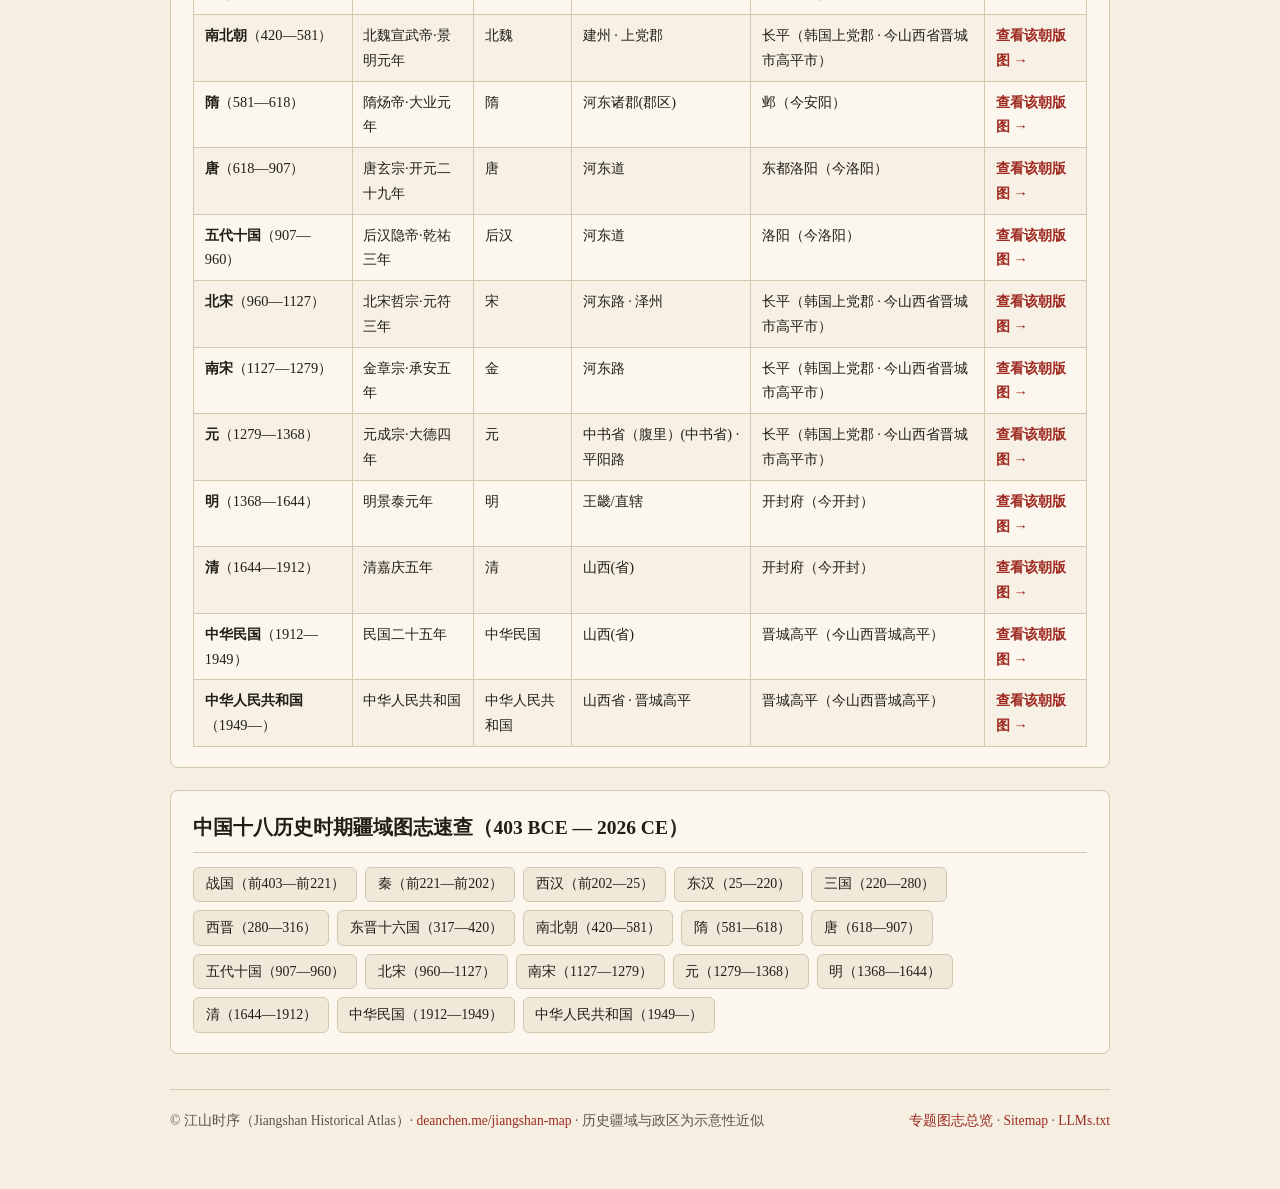
<file: topics/battle-changping.html>
<!DOCTYPE html>
<html lang="zh-CN">
<head>
  <meta charset="UTF-8" />
  <meta name="viewport" content="width=device-width, initial-scale=1.0" />
  <title>长平之战历史地图（公元前260年 · 战国秦赵上党长平决战与版图演变） · 古今地名政区沿革 | 江山时序</title>
  <meta name="description" content="长平之战历史地图（公元前260年 · 战国秦赵上党长平决战与版图演变）：公元前262年至前260年（秦昭襄王四十七年、赵孝成王六年），秦、赵两国围绕战略要地韩之上党郡（今山西长治、晋城高平一带，太行山之巅俯瞰中原与河东）展开战国规模最大的战略决战。前260年，赵王以赵括代廉颇为将，秦王密遣武安君白起为上将军。白起采取佯败诱敌、迂回穿插战术，截断赵军粮… 交互式历史地图定位、帝王年号与两千四百年古今政区沿革。" />
  <meta name="keywords" content="长平之战历史地图, 长平是现在的哪里, 公元前260年战国七雄地图, 上党郡长平古今地名对照, 白起赵括长平之战地理位置, 江山时序" />
  <meta name="author" content="Jiangshan Atlas (江山时序)" />
  <meta name="robots" content="index, follow, max-image-preview:large, max-snippet:-1" />
  <meta name="applicable-device" content="pc,mobile" />
  <meta name="mobile-agent" content="format=html5;url=https://deanchen.me/jiangshan-map/topics/battle-changping.html" />
  <meta http-equiv="Cache-Control" content="no-transform" />
  <meta http-equiv="Cache-Control" content="no-siteapp" />
  <meta name="theme-color" content="#f5efe2" />
  <link rel="canonical" href="https://deanchen.me/jiangshan-map/topics/battle-changping.html" />
  <meta property="og:type" content="article" />
  <meta property="og:site_name" content="江山时序 · Jiangshan Historical Atlas" />
  <meta property="og:locale" content="zh_CN" />
  <meta property="og:locale:alternate" content="en_US" />
  <meta property="og:title" content="长平之战历史地图（公元前260年 · 战国秦赵上党长平决战与版图演变） · 古今地名政区沿革 | 江山时序" />
  <meta property="og:description" content="长平之战历史地图（公元前260年 · 战国秦赵上党长平决战与版图演变）：公元前262年至前260年（秦昭襄王四十七年、赵孝成王六年），秦、赵两国围绕战略要地韩之上党郡（今山西长治、晋城高平一带，太行山之巅俯瞰中原与河东）展开战国规模最大的战略决战。前260年，赵王以赵括代廉颇为将，秦王密遣武安君白起为上将军。白起采取佯败诱敌、迂回穿插战术，截断赵军粮… 交互式历史地图定位、帝王年号与两千四百年古今政区沿革。" />
  <meta property="og:url" content="https://deanchen.me/jiangshan-map/topics/battle-changping.html" />
  <meta property="og:image" content="https://deanchen.me/jiangshan-map/assets/og_preview.png" />
  <meta property="og:image:width" content="1200" />
  <meta property="og:image:height" content="630" />
  <meta name="twitter:card" content="summary_large_image" />
  <meta name="twitter:title" content="长平之战历史地图（公元前260年 · 战国秦赵上党长平决战与版图演变） · 古今地名政区沿革 | 江山时序" />
  <meta name="twitter:description" content="长平之战历史地图（公元前260年 · 战国秦赵上党长平决战与版图演变）：公元前262年至前260年（秦昭襄王四十七年、赵孝成王六年），秦、赵两国围绕战略要地韩之上党郡（今山西长治、晋城高平一带，太行山之巅俯瞰中原与河东）展开战国规模最大的战略决战。前260年，赵王以赵括代廉颇为将，秦王密遣武安君白起为上将军。白起采取佯败诱敌、迂回穿插战术，截断赵军粮… 交互式历史地图定位、帝王年号与两千四百年古今政区沿革。" />
  <meta name="twitter:image" content="https://deanchen.me/jiangshan-map/assets/og_preview.png" />
  <link rel="icon" type="image/svg+xml" href="../assets/favicon.svg" />
  <script type="application/ld+json">
{
  "@context": "https://schema.org",
  "@graph": [
    {
      "@type": "Article",
      "headline": "长平之战历史地图（公元前260年 · 战国秦赵上党长平决战与版图演变） · 古今地名政区沿革 | 江山时序",
      "description": "长平之战历史地图（公元前260年 · 战国秦赵上党长平决战与版图演变）：公元前262年至前260年（秦昭襄王四十七年、赵孝成王六年），秦、赵两国围绕战略要地韩之上党郡（今山西长治、晋城高平一带，太行山之巅俯瞰中原与河东）展开战国规模最大的战略决战。前260年，赵王以赵括代廉颇为将，秦王密遣武安君白起为上将军。白起采取佯败诱敌、迂回穿插战术，截断赵军粮… 交互式历史地图定位、帝王年号与两千四百年古今政区沿革。",
      "url": "https://deanchen.me/jiangshan-map/topics/battle-changping.html",
      "datePublished": "2026-10-21",
      "dateModified": "2026-10-21",
      "inLanguage": [
        "zh-CN",
        "en"
      ],
      "author": {
        "@type": "Organization",
        "name": "江山时序 (Jiangshan Historical Atlas)",
        "url": "https://deanchen.me/jiangshan-map/"
      }
    },
    {
      "@type": "BreadcrumbList",
      "itemListElement": [
        {
          "@type": "ListItem",
          "position": 1,
          "name": "江山时序首页",
          "item": "https://deanchen.me/jiangshan-map/"
        },
        {
          "@type": "ListItem",
          "position": 2,
          "name": "专题图志总览",
          "item": "https://deanchen.me/jiangshan-map/topics/index.html"
        },
        {
          "@type": "ListItem",
          "position": 3,
          "name": "长平之战历史地图（前260年 · 战国秦赵决战）",
          "item": "https://deanchen.me/jiangshan-map/topics/battle-changping.html"
        }
      ]
    }
  ]
}
  </script>
  <style>
    :root {
      --bg-paper: #f5efe2;
      --bg-card: #fbf7ee;
      --ink-main: #221d17;
      --ink-muted: #5e5346;
      --cinnabar: #9e2a22;
      --cinnabar-hover: #7d1e17;
      --gold-border: #d5c7ae;
      --accent-teal: #275d52;
    }
    * { box-sizing: border-box; }
    body {
      margin: 0;
      padding: 0;
      background: var(--bg-paper);
      color: var(--ink-main);
      font-family: "Noto Serif SC", "Songti SC", "STSong", "PingFang SC", "Microsoft YaHei", serif;
      line-height: 1.72;
    }
    .top-bar {
      background: #ece3d0;
      border-bottom: 1px solid var(--gold-border);
      padding: 0.75rem 1.25rem;
      display: flex;
      flex-wrap: wrap;
      align-items: center;
      justify-content: space-between;
      gap: 0.75rem;
    }
    .brand-link {
      text-decoration: none;
      color: var(--ink-main);
      display: inline-flex;
      align-items: center;
      gap: 0.55rem;
      font-weight: 700;
      font-size: 1.08rem;
    }
    .seal-badge {
      background: var(--cinnabar);
      color: #fff8ee;
      padding: 0.18rem 0.5rem;
      border-radius: 4px;
      font-size: 0.92rem;
      letter-spacing: 0.06em;
    }
    .top-nav {
      display: flex;
      flex-wrap: wrap;
      gap: 0.65rem;
      font-size: 0.9rem;
    }
    .top-nav a {
      color: var(--ink-muted);
      text-decoration: none;
      padding: 0.25rem 0.55rem;
      border-radius: 4px;
      border: 1px solid transparent;
    }
    .top-nav a:hover {
      color: var(--cinnabar);
      border-color: var(--gold-border);
      background: var(--bg-card);
    }
    main {
      max-width: 980px;
      margin: 0 auto;
      padding: 1.75rem 1.25rem 3.5rem;
    }
    .breadcrumb {
      font-size: 0.86rem;
      color: var(--ink-muted);
      margin-bottom: 1rem;
    }
    .breadcrumb a {
      color: var(--ink-muted);
      text-decoration: none;
    }
    .breadcrumb a:hover { color: var(--cinnabar); text-decoration: underline; }
    .hero-card {
      background: var(--bg-card);
      border: 1px solid var(--gold-border);
      border-left: 5px solid var(--cinnabar);
      border-radius: 8px;
      padding: 1.4rem 1.5rem;
      margin-bottom: 1.6rem;
      box-shadow: 0 2px 10px rgba(34, 29, 23, 0.05);
    }
    .kicker {
      display: inline-block;
      font-size: 0.8rem;
      font-weight: 600;
      color: var(--cinnabar);
      background: rgba(158, 42, 34, 0.09);
      padding: 0.15rem 0.55rem;
      border-radius: 4px;
      margin-bottom: 0.5rem;
    }
    h1 {
      margin: 0.2rem 0 0.6rem;
      font-size: 1.65rem;
      line-height: 1.35;
      color: var(--ink-main);
    }
    .en-sub {
      font-size: 0.95rem;
      color: var(--ink-muted);
      margin: 0 0 0.9rem;
    }
    .meta-pills {
      display: flex;
      flex-wrap: wrap;
      gap: 0.55rem;
      margin: 0.85rem 0 1.15rem;
    }
    .meta-pill {
      background: #efe7d6;
      border: 1px solid var(--gold-border);
      padding: 0.22rem 0.68rem;
      border-radius: 999px;
      font-size: 0.85rem;
      color: var(--ink-main);
    }
    .cta-row {
      display: flex;
      flex-wrap: wrap;
      gap: 0.75rem;
      align-items: center;
      margin-top: 1.1rem;
    }
    .cta-btn {
      display: inline-flex;
      align-items: center;
      gap: 0.45rem;
      background: var(--cinnabar);
      color: #fff9f0;
      text-decoration: none;
      font-weight: 600;
      padding: 0.62rem 1.2rem;
      border-radius: 6px;
      font-size: 0.96rem;
      transition: background 0.15s ease;
    }
    .cta-btn:hover { background: var(--cinnabar-hover); }
    .cta-btn.secondary {
      background: transparent;
      color: var(--ink-main);
      border: 1px solid var(--gold-border);
    }
    .cta-btn.secondary:hover {
      border-color: var(--cinnabar);
      color: var(--cinnabar);
    }
    .section-card {
      background: var(--bg-card);
      border: 1px solid var(--gold-border);
      border-radius: 8px;
      padding: 1.25rem 1.4rem;
      margin-bottom: 1.4rem;
    }
    h2 {
      margin: 0 0 0.85rem;
      font-size: 1.22rem;
      border-bottom: 1px solid var(--gold-border);
      padding-bottom: 0.45rem;
      color: var(--ink-main);
    }
    h3 {
      margin: 1rem 0 0.4rem;
      font-size: 1.05rem;
      color: var(--ink-main);
    }
    blockquote.poem-box {
      margin: 0.9rem 0;
      padding: 0.85rem 1.15rem;
      background: #f2ead9;
      border-left: 4px solid var(--accent-teal);
      border-radius: 4px;
      font-size: 1.04rem;
    }
    blockquote.poem-box cite {
      display: block;
      margin-top: 0.35rem;
      font-size: 0.86rem;
      color: var(--ink-muted);
      font-style: normal;
    }
    .table-wrap {
      width: 100%;
      overflow-x: auto;
      -webkit-overflow-scrolling: touch;
      margin-top: 0.5rem;
    }
    table.data-table {
      width: 100%;
      min-width: 620px;
      border-collapse: collapse;
      font-size: 0.9rem;
    }
    table.data-table th,
    table.data-table td {
      border: 1px solid var(--gold-border);
      padding: 0.5rem 0.65rem;
      text-align: left;
      vertical-align: top;
    }
    table.data-table th {
      background: #ece3d0;
      font-weight: 600;
    }
    table.data-table tr:nth-child(even) td {
      background: rgba(236, 227, 208, 0.32);
    }
    table.data-table a {
      color: var(--cinnabar);
      text-decoration: none;
      font-weight: 600;
    }
    table.data-table a:hover { text-decoration: underline; }
    .chip-grid {
      display: flex;
      flex-wrap: wrap;
      gap: 0.5rem;
      margin-top: 0.6rem;
    }
    .chip-link {
      display: inline-block;
      background: #f0e8d8;
      border: 1px solid var(--gold-border);
      color: var(--ink-main);
      text-decoration: none;
      padding: 0.3rem 0.7rem;
      border-radius: 6px;
      font-size: 0.87rem;
    }
    .chip-link:hover {
      border-color: var(--cinnabar);
      color: var(--cinnabar);
      background: #fffdf8;
    }
    .stop-card {
      border: 1px solid var(--gold-border);
      border-radius: 6px;
      padding: 0.9rem 1.05rem;
      margin-bottom: 0.85rem;
      background: #fdfaf3;
    }
    .stop-header {
      display: flex;
      flex-wrap: wrap;
      justify-content: space-between;
      align-items: baseline;
      gap: 0.5rem;
      margin-bottom: 0.35rem;
    }
    .stop-badge {
      background: var(--cinnabar);
      color: #fff;
      font-size: 0.78rem;
      padding: 0.1rem 0.45rem;
      border-radius: 4px;
      margin-right: 0.4rem;
    }
    footer.page-footer {
      margin-top: 2.2rem;
      padding-top: 1.2rem;
      border-top: 1px solid var(--gold-border);
      font-size: 0.85rem;
      color: var(--ink-muted);
      display: flex;
      flex-wrap: wrap;
      justify-content: space-between;
      gap: 0.75rem;
    }
    footer.page-footer a {
      color: var(--cinnabar);
      text-decoration: none;
    }
  </style>
  <script defer src="https://events.vercount.one/js"></script>
  <script defer src="https://static.cloudflareinsights.com/beacon.min.js" data-cf-beacon='{"token": "dc645937f75341b2a7416bd1fb81b635"}'></script>
</head>
<body>
  <header class="top-bar">
    <a class="brand-link" href="https://deanchen.me/jiangshan-map/">
      <span class="seal-badge">江山时序</span>
      <span>中国历史地图 · 战国 → 今</span>
    </a>
    <nav class="top-nav" aria-label="专题图志导航">
      <a href="https://deanchen.me/jiangshan-map/">进入交互式主地图</a>
      <a href="https://deanchen.me/jiangshan-map/topics/index.html">专题图志总目录</a>
      <a href="https://github.com/DeanChensj/jiangshan-map" target="_blank" rel="noopener noreferrer">GitHub 开源仓库</a>
    </nav>
  </header>
  <main>
    <nav class="breadcrumb" aria-label="面包屑导航">
      <a href="https://deanchen.me/jiangshan-map/">江山时序首页</a> &rsaquo;
      <a href="https://deanchen.me/jiangshan-map/topics/index.html">专题图志总目录</a> &rsaquo;
      <span>长平之战历史地图（前260年 · 战国秦赵决战）</span>
    </nav>

    <article class="hero-card">
      <span class="kicker">重大历史战役 · Decisive Ancient Battle</span>
      <h1>长平之战历史地图（公元前260年 · 战国秦赵上党长平决战与版图演变）</h1>
      <p class="en-sub">Battle of Changping Historical Map (260 BCE · Warring States Qin vs. Zhao Campaign)</p>
      <blockquote class="poem-box">
        秦人开关延敌，九国之师，逡巡而不敢进。
        <cite>—— 西汉 · 贾谊《过秦论》论战国秦赵争衡</cite>
      </blockquote>
      <p>公元前262年至前260年（秦昭襄王四十七年、赵孝成王六年），秦、赵两国围绕战略要地韩之上党郡（今山西长治、晋城高平一带，太行山之巅俯瞰中原与河东）展开战国规模最大的战略决战。前260年，赵王以赵括代廉颇为将，秦王密遣武安君白起为上将军。白起采取佯败诱敌、迂回穿插战术，截断赵军粮道四十六日，赵括突围中箭身亡，四十万赵军降卒被坑杀于长平（今山西省晋城市高平市）。此役彻底摧毁东方六国中唯一能与秦军正面对抗的赵国军事主力，奠定秦统一六国之基。</p>
      <p class="en-sub">Fought in 260 BCE around Shangdang and Changping (modern Gaoping, Jincheng, Shanxi) atop the Taihang Mountains, the Battle of Changping saw Qin general Bai Qi encircle and annihilate Zhao Kuo’s 400,000-strong Zhao army, shattering the military balance of the Warring States.</p>
      <div class="cta-row">
        <a class="cta-btn" href="https://deanchen.me/jiangshan-map/?year=-260&amp;place=%E9%95%BF%E5%B9%B3">立即在交互式历史地图中打开此路线/位置 &rarr;</a>
        <a class="cta-btn secondary" href="https://deanchen.me/jiangshan-map/?year=-260&amp;place=%E9%95%BF%E5%B9%B3&amp;lang=en">Open in Interactive Atlas (English) &rarr;</a>
        <a class="cta-btn secondary" href="https://deanchen.me/jiangshan-map/topics/index.html">返回专题图志总览</a>
      </div>
    </article>

    <section class="section-card">
      <h2>一、目标时空节点精准考据（公元前260年 · 周赧王五十五年）</h2>
      <div class="table-wrap">
        <table class="data-table">
          <tbody>
            <tr>
              <th style="width:24%">查询古地名 / 典故地标</th>
              <td><strong>长平（韩国上党郡 · 今山西省晋城市高平市）</strong></td>
            </tr>
            <tr>
              <th>历史纪年与帝王年号</th>
              <td>公元前260年 · <strong>周赧王五十五年</strong>（战国，都城：咸阳（秦）· 洛阳（周）· 七雄都城）</td>
            </tr>
            <tr>
              <th>当时所属政权与州郡政区</th>
              <td><strong>秦 · 上党郡</strong></td>
            </tr>
            <tr>
              <th>现代行政区划与经纬度</th>
              <td>山西省 · 今山西晋城高平（112.92°E, 35.80°N）</td>
            </tr>
          </tbody>
        </table>
      </div>
    </section>

    <section class="section-card">
      <h2>二、「长平（韩国上党郡 · 今山西省晋城市高平市）」两千四百年历代政区沿革表（点地溯源）</h2>
      <p>同一地理坐标（112.92°E, 35.80°N）从战国（前403年）至现代共 18 个历史时期的政权归属与州道郡县沿革：</p>
      <div class="table-wrap">
        <table class="data-table">
          <thead>
            <tr>
              <th>历史时期</th>
              <th>代表纪年与年号</th>
              <th>所属政权</th>
              <th>州 / 道 / 路 / 省政区</th>
              <th>邻近治所 / 古城</th>
              <th>地图跳转</th>
            </tr>
          </thead>
          <tbody>
          <tr>
            <td><strong>战国</strong>（前403—前221）</td>
            <td>周威烈王二十三年</td>
            <td>韩</td>
            <td>上党郡</td>
            <td>长平（韩国上党郡 · 今山西省晋城市高平市）</td>
            <td><a href="https://deanchen.me/jiangshan-map/?year=-403&amp;place=%E9%95%BF%E5%B9%B3">查看该朝版图 &rarr;</a></td>
          </tr>
          <tr>
            <td><strong>秦</strong>（前221—前202）</td>
            <td>秦始皇三十三年</td>
            <td>秦</td>
            <td>上党郡</td>
            <td>长平（韩国上党郡 · 今山西省晋城市高平市）</td>
            <td><a href="https://deanchen.me/jiangshan-map/?year=-214&amp;place=%E9%95%BF%E5%B9%B3">查看该朝版图 &rarr;</a></td>
          </tr>
          <tr>
            <td><strong>西汉</strong>（前202—25）</td>
            <td>西汉武帝·天汉元年</td>
            <td>汉</td>
            <td>王畿/直辖</td>
            <td>荥阳（今郑州·荥阳）</td>
            <td><a href="https://deanchen.me/jiangshan-map/?year=-100&amp;place=%E9%95%BF%E5%B9%B3">查看该朝版图 &rarr;</a></td>
          </tr>
          <tr>
            <td><strong>东汉</strong>（25—220）</td>
            <td>东汉和帝·永元十二年</td>
            <td>东汉</td>
            <td>上党郡</td>
            <td>长平（韩国上党郡 · 今山西省晋城市高平市）</td>
            <td><a href="https://deanchen.me/jiangshan-map/?year=100&amp;place=%E9%95%BF%E5%B9%B3">查看该朝版图 &rarr;</a></td>
          </tr>
          <tr>
            <td><strong>三国</strong>（220—280）</td>
            <td>魏齐王·嘉平二年</td>
            <td>魏</td>
            <td>王畿/直辖</td>
            <td>荥阳（今郑州·荥阳）</td>
            <td><a href="https://deanchen.me/jiangshan-map/?year=250&amp;place=%E9%95%BF%E5%B9%B3">查看该朝版图 &rarr;</a></td>
          </tr>
          <tr>
            <td><strong>西晋</strong>（280—316）</td>
            <td>西晋惠帝·永康元年</td>
            <td>晋</td>
            <td>司州</td>
            <td>荥阳（今郑州·荥阳）</td>
            <td><a href="https://deanchen.me/jiangshan-map/?year=300&amp;place=%E9%95%BF%E5%B9%B3">查看该朝版图 &rarr;</a></td>
          </tr>
          <tr>
            <td><strong>东晋十六国</strong>（317—420）</td>
            <td>东晋孝武帝·太元八年</td>
            <td>前秦</td>
            <td>司州 · 上党郡</td>
            <td>长平（韩国上党郡 · 今山西省晋城市高平市）</td>
            <td><a href="https://deanchen.me/jiangshan-map/?year=383&amp;place=%E9%95%BF%E5%B9%B3">查看该朝版图 &rarr;</a></td>
          </tr>
          <tr>
            <td><strong>南北朝</strong>（420—581）</td>
            <td>北魏宣武帝·景明元年</td>
            <td>北魏</td>
            <td>建州 · 上党郡</td>
            <td>长平（韩国上党郡 · 今山西省晋城市高平市）</td>
            <td><a href="https://deanchen.me/jiangshan-map/?year=500&amp;place=%E9%95%BF%E5%B9%B3">查看该朝版图 &rarr;</a></td>
          </tr>
          <tr>
            <td><strong>隋</strong>（581—618）</td>
            <td>隋炀帝·大业元年</td>
            <td>隋</td>
            <td>河东诸郡(郡区)</td>
            <td>邺（今安阳）</td>
            <td><a href="https://deanchen.me/jiangshan-map/?year=605&amp;place=%E9%95%BF%E5%B9%B3">查看该朝版图 &rarr;</a></td>
          </tr>
          <tr>
            <td><strong>唐</strong>（618—907）</td>
            <td>唐玄宗·开元二十九年</td>
            <td>唐</td>
            <td>河东道</td>
            <td>东都洛阳（今洛阳）</td>
            <td><a href="https://deanchen.me/jiangshan-map/?year=741&amp;place=%E9%95%BF%E5%B9%B3">查看该朝版图 &rarr;</a></td>
          </tr>
          <tr>
            <td><strong>五代十国</strong>（907—960）</td>
            <td>后汉隐帝·乾祐三年</td>
            <td>后汉</td>
            <td>河东道</td>
            <td>洛阳（今洛阳）</td>
            <td><a href="https://deanchen.me/jiangshan-map/?year=950&amp;place=%E9%95%BF%E5%B9%B3">查看该朝版图 &rarr;</a></td>
          </tr>
          <tr>
            <td><strong>北宋</strong>（960—1127）</td>
            <td>北宋哲宗·元符三年</td>
            <td>宋</td>
            <td>河东路 · 泽州</td>
            <td>长平（韩国上党郡 · 今山西省晋城市高平市）</td>
            <td><a href="https://deanchen.me/jiangshan-map/?year=1100&amp;place=%E9%95%BF%E5%B9%B3">查看该朝版图 &rarr;</a></td>
          </tr>
          <tr>
            <td><strong>南宋</strong>（1127—1279）</td>
            <td>金章宗·承安五年</td>
            <td>金</td>
            <td>河东路</td>
            <td>长平（韩国上党郡 · 今山西省晋城市高平市）</td>
            <td><a href="https://deanchen.me/jiangshan-map/?year=1200&amp;place=%E9%95%BF%E5%B9%B3">查看该朝版图 &rarr;</a></td>
          </tr>
          <tr>
            <td><strong>元</strong>（1279—1368）</td>
            <td>元成宗·大德四年</td>
            <td>元</td>
            <td>中书省（腹里）(中书省) · 平阳路</td>
            <td>长平（韩国上党郡 · 今山西省晋城市高平市）</td>
            <td><a href="https://deanchen.me/jiangshan-map/?year=1300&amp;place=%E9%95%BF%E5%B9%B3">查看该朝版图 &rarr;</a></td>
          </tr>
          <tr>
            <td><strong>明</strong>（1368—1644）</td>
            <td>明景泰元年</td>
            <td>明</td>
            <td>王畿/直辖</td>
            <td>开封府（今开封）</td>
            <td><a href="https://deanchen.me/jiangshan-map/?year=1450&amp;place=%E9%95%BF%E5%B9%B3">查看该朝版图 &rarr;</a></td>
          </tr>
          <tr>
            <td><strong>清</strong>（1644—1912）</td>
            <td>清嘉庆五年</td>
            <td>清</td>
            <td>山西(省)</td>
            <td>开封府（今开封）</td>
            <td><a href="https://deanchen.me/jiangshan-map/?year=1800&amp;place=%E9%95%BF%E5%B9%B3">查看该朝版图 &rarr;</a></td>
          </tr>
          <tr>
            <td><strong>中华民国</strong>（1912—1949）</td>
            <td>民国二十五年</td>
            <td>中华民国</td>
            <td>山西(省)</td>
            <td>晋城高平（今山西晋城高平）</td>
            <td><a href="https://deanchen.me/jiangshan-map/?year=1936&amp;place=%E9%95%BF%E5%B9%B3">查看该朝版图 &rarr;</a></td>
          </tr>
          <tr>
            <td><strong>中华人民共和国</strong>（1949—）</td>
            <td>中华人民共和国</td>
            <td>中华人民共和国</td>
            <td>山西省 · 晋城高平</td>
            <td>晋城高平（今山西晋城高平）</td>
            <td><a href="https://deanchen.me/jiangshan-map/?year=2026&amp;place=%E9%95%BF%E5%B9%B3">查看该朝版图 &rarr;</a></td>
          </tr>
          </tbody>
        </table>
      </div>
    </section>

    <section class="section-card">
      <h2>中国十八历史时期疆域图志速查（403 BCE — 2026 CE）</h2>
      <div class="chip-grid">
        <a class="chip-link" href="https://deanchen.me/jiangshan-map/topics/zhanguo.html">战国（前403—前221）</a>
        <a class="chip-link" href="https://deanchen.me/jiangshan-map/topics/qin.html">秦（前221—前202）</a>
        <a class="chip-link" href="https://deanchen.me/jiangshan-map/topics/xihan.html">西汉（前202—25）</a>
        <a class="chip-link" href="https://deanchen.me/jiangshan-map/topics/donghan.html">东汉（25—220）</a>
        <a class="chip-link" href="https://deanchen.me/jiangshan-map/topics/sanguo.html">三国（220—280）</a>
        <a class="chip-link" href="https://deanchen.me/jiangshan-map/topics/xijin.html">西晋（280—316）</a>
        <a class="chip-link" href="https://deanchen.me/jiangshan-map/topics/dongjin.html">东晋十六国（317—420）</a>
        <a class="chip-link" href="https://deanchen.me/jiangshan-map/topics/nanbei.html">南北朝（420—581）</a>
        <a class="chip-link" href="https://deanchen.me/jiangshan-map/topics/sui.html">隋（581—618）</a>
        <a class="chip-link" href="https://deanchen.me/jiangshan-map/topics/tang.html">唐（618—907）</a>
        <a class="chip-link" href="https://deanchen.me/jiangshan-map/topics/wudai.html">五代十国（907—960）</a>
        <a class="chip-link" href="https://deanchen.me/jiangshan-map/topics/beisong.html">北宋（960—1127）</a>
        <a class="chip-link" href="https://deanchen.me/jiangshan-map/topics/nansong.html">南宋（1127—1279）</a>
        <a class="chip-link" href="https://deanchen.me/jiangshan-map/topics/yuan.html">元（1279—1368）</a>
        <a class="chip-link" href="https://deanchen.me/jiangshan-map/topics/ming.html">明（1368—1644）</a>
        <a class="chip-link" href="https://deanchen.me/jiangshan-map/topics/qing.html">清（1644—1912）</a>
        <a class="chip-link" href="https://deanchen.me/jiangshan-map/topics/roc.html">中华民国（1912—1949）</a>
        <a class="chip-link" href="https://deanchen.me/jiangshan-map/topics/prc.html">中华人民共和国（1949—）</a>
      </div>
    </section>
    <footer class="page-footer">
      <div>© 江山时序（Jiangshan Historical Atlas）· <a href="https://deanchen.me/jiangshan-map/">deanchen.me/jiangshan-map</a> · 历史疆域与政区为示意性近似</div>
      <div><a href="https://deanchen.me/jiangshan-map/topics/index.html">专题图志总览</a> · <a href="https://deanchen.me/jiangshan-map/sitemap.xml">Sitemap</a> · <a href="https://deanchen.me/jiangshan-map/llms.txt">LLMs.txt</a></div>
    </footer>
  </main>
</body>
</html>
</file>
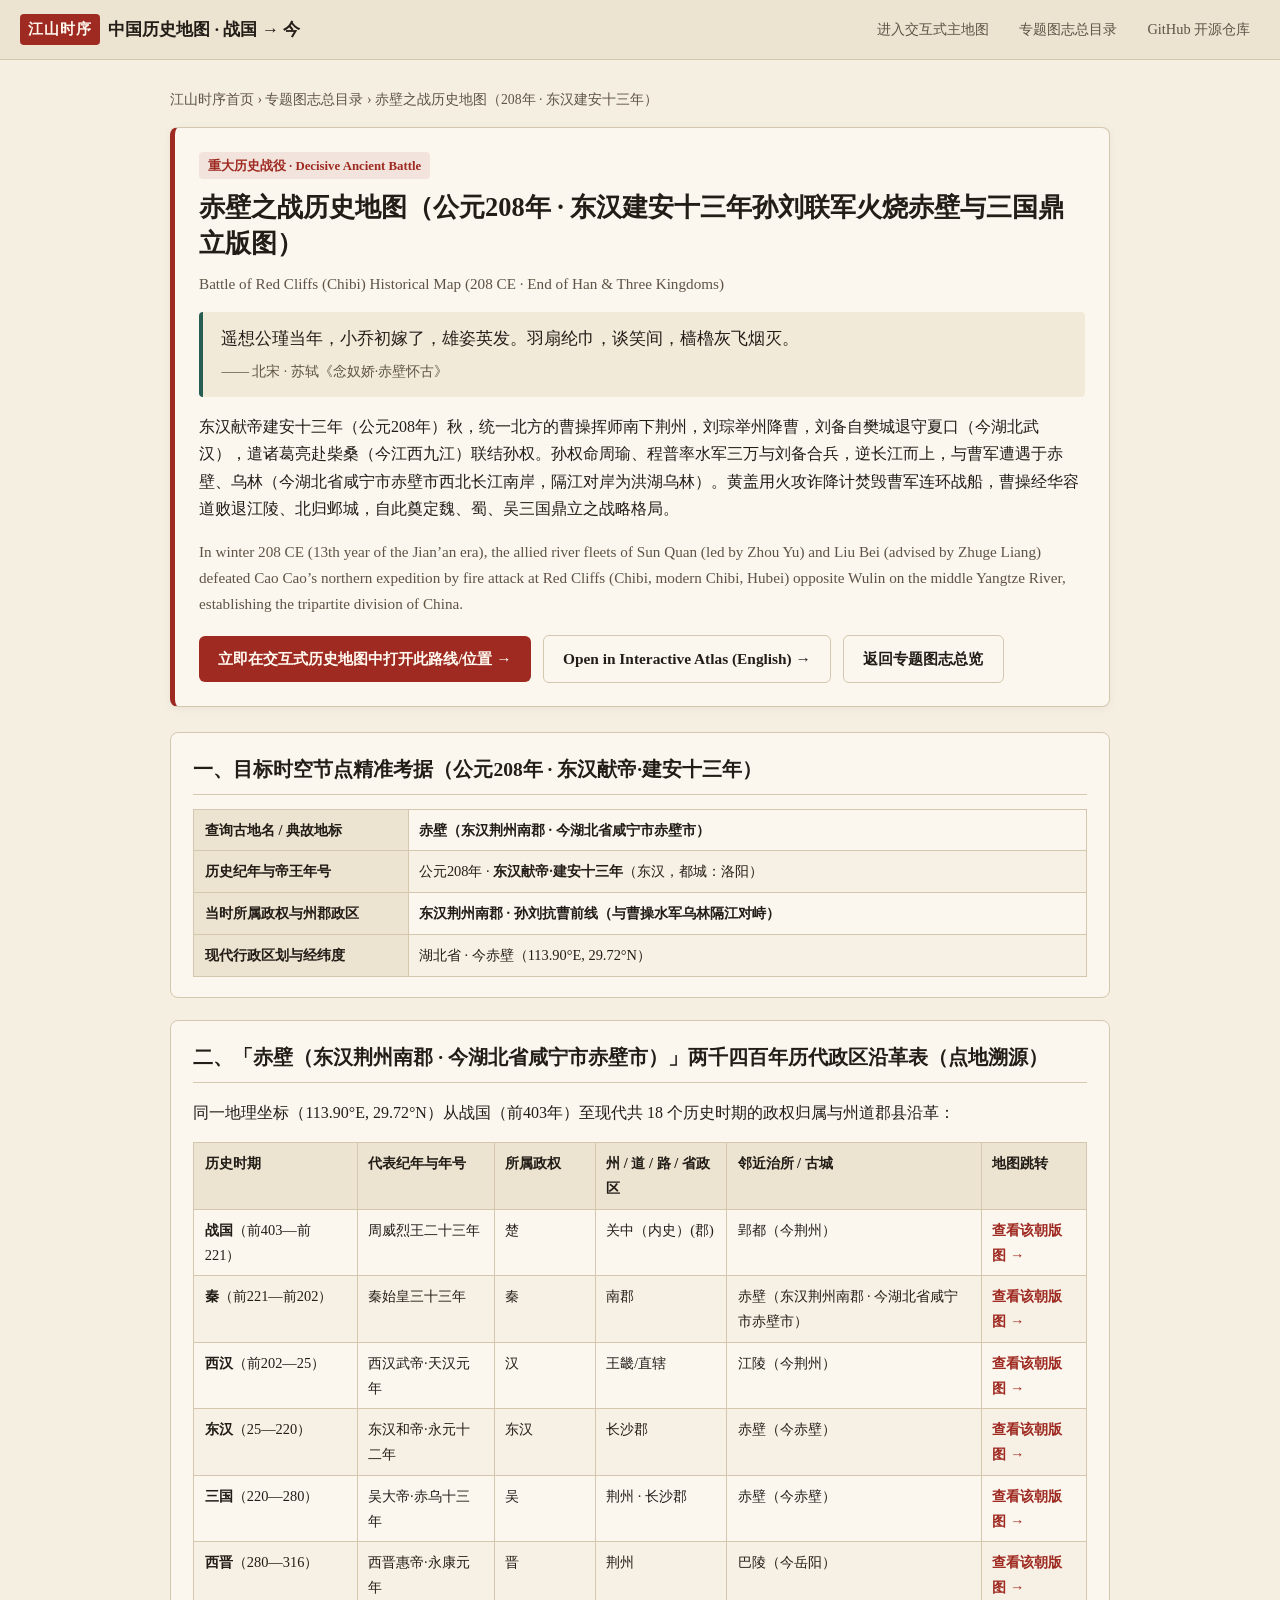
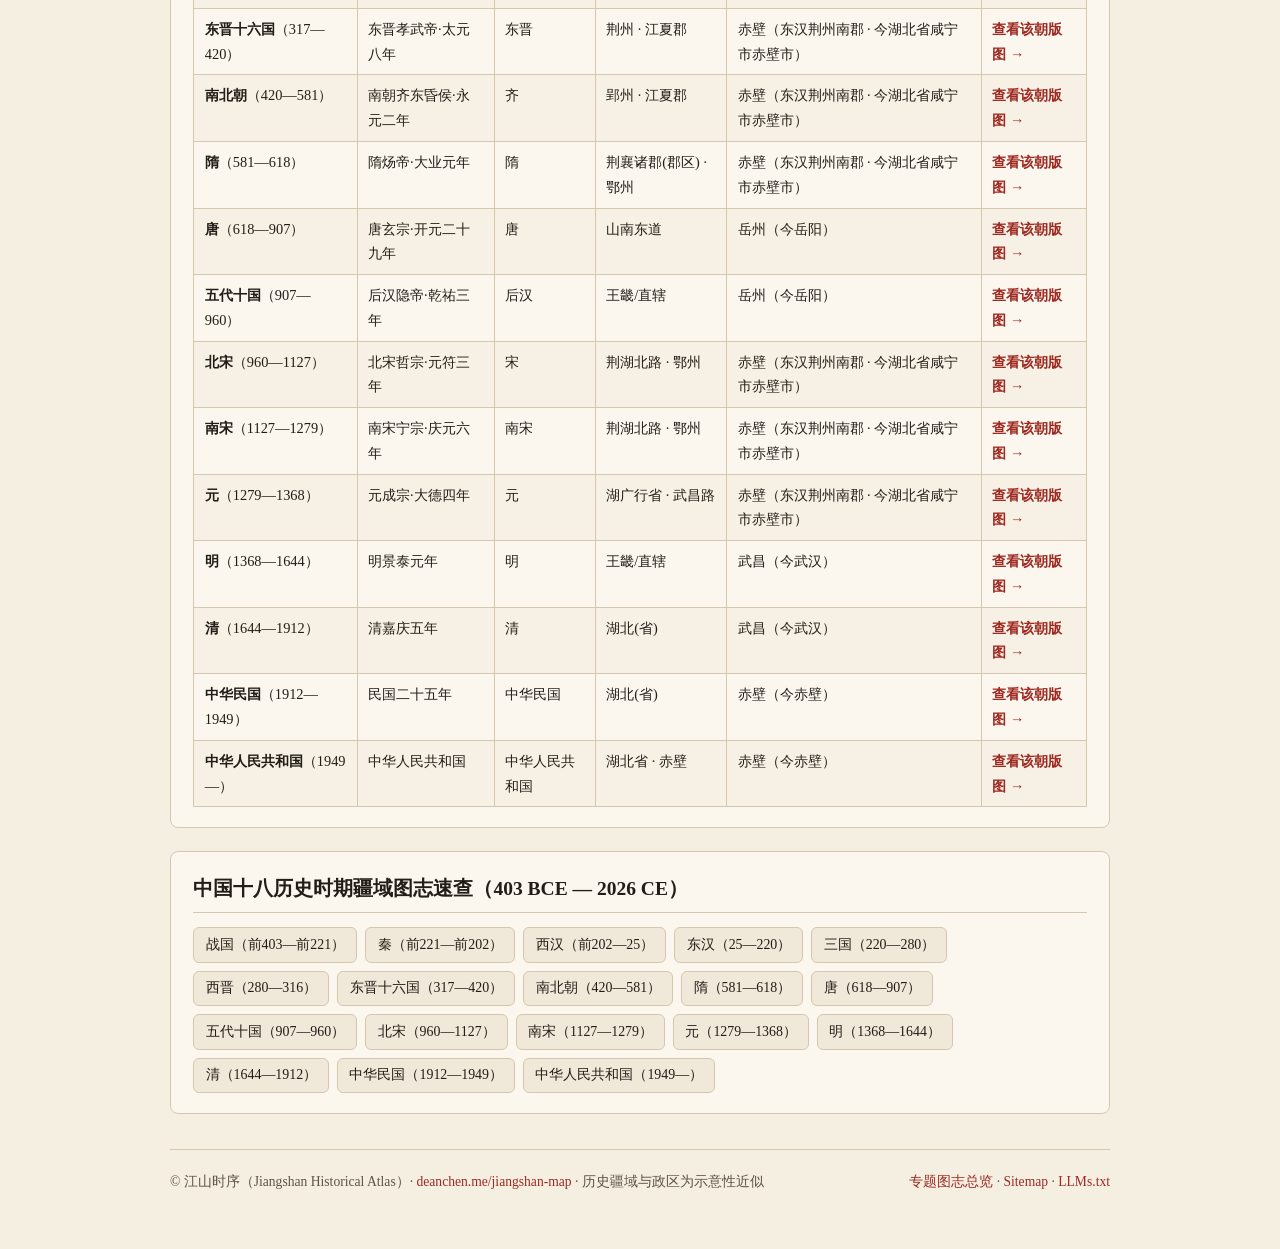
<file: topics/battle-chibi.html>
<!DOCTYPE html>
<html lang="zh-CN">
<head>
  <meta charset="UTF-8" />
  <meta name="viewport" content="width=device-width, initial-scale=1.0" />
  <title>赤壁之战历史地图（公元208年 · 东汉建安十三年孙刘联军火烧赤壁与三国鼎立版图） · 古今地名政区沿革 | 江山时序</title>
  <meta name="description" content="赤壁之战历史地图（公元208年 · 东汉建安十三年孙刘联军火烧赤壁与三国鼎立版图）：东汉献帝建安十三年（公元208年）秋，统一北方的曹操挥师南下荆州，刘琮举州降曹，刘备自樊城退守夏口（今湖北武汉），遣诸葛亮赴柴桑（今江西九江）联结孙权。孙权命周瑜、程普率水军三万与刘备合兵，逆长江而上，与曹军遭遇于赤壁、乌林（今湖北省咸宁市赤壁市西北长江南岸，隔江对岸为洪湖乌林）… 交互式历史地图定位、帝王年号与两千四百年古今政区沿革。" />
  <meta name="keywords" content="赤壁之战历史地图, 208年建安十三年东汉三国地图, 赤壁乌林柴桑夏口江陵地理位置, 三国赤壁是湖北黄冈还是咸宁赤壁, 赤壁之战古今地名对照, 江山时序" />
  <meta name="author" content="Jiangshan Atlas (江山时序)" />
  <meta name="robots" content="index, follow, max-image-preview:large, max-snippet:-1" />
  <meta name="applicable-device" content="pc,mobile" />
  <meta name="mobile-agent" content="format=html5;url=https://deanchen.me/jiangshan-map/topics/battle-chibi.html" />
  <meta http-equiv="Cache-Control" content="no-transform" />
  <meta http-equiv="Cache-Control" content="no-siteapp" />
  <meta name="theme-color" content="#f5efe2" />
  <link rel="canonical" href="https://deanchen.me/jiangshan-map/topics/battle-chibi.html" />
  <meta property="og:type" content="article" />
  <meta property="og:site_name" content="江山时序 · Jiangshan Historical Atlas" />
  <meta property="og:locale" content="zh_CN" />
  <meta property="og:locale:alternate" content="en_US" />
  <meta property="og:title" content="赤壁之战历史地图（公元208年 · 东汉建安十三年孙刘联军火烧赤壁与三国鼎立版图） · 古今地名政区沿革 | 江山时序" />
  <meta property="og:description" content="赤壁之战历史地图（公元208年 · 东汉建安十三年孙刘联军火烧赤壁与三国鼎立版图）：东汉献帝建安十三年（公元208年）秋，统一北方的曹操挥师南下荆州，刘琮举州降曹，刘备自樊城退守夏口（今湖北武汉），遣诸葛亮赴柴桑（今江西九江）联结孙权。孙权命周瑜、程普率水军三万与刘备合兵，逆长江而上，与曹军遭遇于赤壁、乌林（今湖北省咸宁市赤壁市西北长江南岸，隔江对岸为洪湖乌林）… 交互式历史地图定位、帝王年号与两千四百年古今政区沿革。" />
  <meta property="og:url" content="https://deanchen.me/jiangshan-map/topics/battle-chibi.html" />
  <meta property="og:image" content="https://deanchen.me/jiangshan-map/assets/og_preview.png" />
  <meta property="og:image:width" content="1200" />
  <meta property="og:image:height" content="630" />
  <meta name="twitter:card" content="summary_large_image" />
  <meta name="twitter:title" content="赤壁之战历史地图（公元208年 · 东汉建安十三年孙刘联军火烧赤壁与三国鼎立版图） · 古今地名政区沿革 | 江山时序" />
  <meta name="twitter:description" content="赤壁之战历史地图（公元208年 · 东汉建安十三年孙刘联军火烧赤壁与三国鼎立版图）：东汉献帝建安十三年（公元208年）秋，统一北方的曹操挥师南下荆州，刘琮举州降曹，刘备自樊城退守夏口（今湖北武汉），遣诸葛亮赴柴桑（今江西九江）联结孙权。孙权命周瑜、程普率水军三万与刘备合兵，逆长江而上，与曹军遭遇于赤壁、乌林（今湖北省咸宁市赤壁市西北长江南岸，隔江对岸为洪湖乌林）… 交互式历史地图定位、帝王年号与两千四百年古今政区沿革。" />
  <meta name="twitter:image" content="https://deanchen.me/jiangshan-map/assets/og_preview.png" />
  <link rel="icon" type="image/svg+xml" href="../assets/favicon.svg" />
  <script type="application/ld+json">
{
  "@context": "https://schema.org",
  "@graph": [
    {
      "@type": "Article",
      "headline": "赤壁之战历史地图（公元208年 · 东汉建安十三年孙刘联军火烧赤壁与三国鼎立版图） · 古今地名政区沿革 | 江山时序",
      "description": "赤壁之战历史地图（公元208年 · 东汉建安十三年孙刘联军火烧赤壁与三国鼎立版图）：东汉献帝建安十三年（公元208年）秋，统一北方的曹操挥师南下荆州，刘琮举州降曹，刘备自樊城退守夏口（今湖北武汉），遣诸葛亮赴柴桑（今江西九江）联结孙权。孙权命周瑜、程普率水军三万与刘备合兵，逆长江而上，与曹军遭遇于赤壁、乌林（今湖北省咸宁市赤壁市西北长江南岸，隔江对岸为洪湖乌林）… 交互式历史地图定位、帝王年号与两千四百年古今政区沿革。",
      "url": "https://deanchen.me/jiangshan-map/topics/battle-chibi.html",
      "datePublished": "2026-10-21",
      "dateModified": "2026-10-21",
      "inLanguage": [
        "zh-CN",
        "en"
      ],
      "author": {
        "@type": "Organization",
        "name": "江山时序 (Jiangshan Historical Atlas)",
        "url": "https://deanchen.me/jiangshan-map/"
      }
    },
    {
      "@type": "BreadcrumbList",
      "itemListElement": [
        {
          "@type": "ListItem",
          "position": 1,
          "name": "江山时序首页",
          "item": "https://deanchen.me/jiangshan-map/"
        },
        {
          "@type": "ListItem",
          "position": 2,
          "name": "专题图志总览",
          "item": "https://deanchen.me/jiangshan-map/topics/index.html"
        },
        {
          "@type": "ListItem",
          "position": 3,
          "name": "赤壁之战历史地图（208年 · 东汉建安十三年）",
          "item": "https://deanchen.me/jiangshan-map/topics/battle-chibi.html"
        }
      ]
    }
  ]
}
  </script>
  <style>
    :root {
      --bg-paper: #f5efe2;
      --bg-card: #fbf7ee;
      --ink-main: #221d17;
      --ink-muted: #5e5346;
      --cinnabar: #9e2a22;
      --cinnabar-hover: #7d1e17;
      --gold-border: #d5c7ae;
      --accent-teal: #275d52;
    }
    * { box-sizing: border-box; }
    body {
      margin: 0;
      padding: 0;
      background: var(--bg-paper);
      color: var(--ink-main);
      font-family: "Noto Serif SC", "Songti SC", "STSong", "PingFang SC", "Microsoft YaHei", serif;
      line-height: 1.72;
    }
    .top-bar {
      background: #ece3d0;
      border-bottom: 1px solid var(--gold-border);
      padding: 0.75rem 1.25rem;
      display: flex;
      flex-wrap: wrap;
      align-items: center;
      justify-content: space-between;
      gap: 0.75rem;
    }
    .brand-link {
      text-decoration: none;
      color: var(--ink-main);
      display: inline-flex;
      align-items: center;
      gap: 0.55rem;
      font-weight: 700;
      font-size: 1.08rem;
    }
    .seal-badge {
      background: var(--cinnabar);
      color: #fff8ee;
      padding: 0.18rem 0.5rem;
      border-radius: 4px;
      font-size: 0.92rem;
      letter-spacing: 0.06em;
    }
    .top-nav {
      display: flex;
      flex-wrap: wrap;
      gap: 0.65rem;
      font-size: 0.9rem;
    }
    .top-nav a {
      color: var(--ink-muted);
      text-decoration: none;
      padding: 0.25rem 0.55rem;
      border-radius: 4px;
      border: 1px solid transparent;
    }
    .top-nav a:hover {
      color: var(--cinnabar);
      border-color: var(--gold-border);
      background: var(--bg-card);
    }
    main {
      max-width: 980px;
      margin: 0 auto;
      padding: 1.75rem 1.25rem 3.5rem;
    }
    .breadcrumb {
      font-size: 0.86rem;
      color: var(--ink-muted);
      margin-bottom: 1rem;
    }
    .breadcrumb a {
      color: var(--ink-muted);
      text-decoration: none;
    }
    .breadcrumb a:hover { color: var(--cinnabar); text-decoration: underline; }
    .hero-card {
      background: var(--bg-card);
      border: 1px solid var(--gold-border);
      border-left: 5px solid var(--cinnabar);
      border-radius: 8px;
      padding: 1.4rem 1.5rem;
      margin-bottom: 1.6rem;
      box-shadow: 0 2px 10px rgba(34, 29, 23, 0.05);
    }
    .kicker {
      display: inline-block;
      font-size: 0.8rem;
      font-weight: 600;
      color: var(--cinnabar);
      background: rgba(158, 42, 34, 0.09);
      padding: 0.15rem 0.55rem;
      border-radius: 4px;
      margin-bottom: 0.5rem;
    }
    h1 {
      margin: 0.2rem 0 0.6rem;
      font-size: 1.65rem;
      line-height: 1.35;
      color: var(--ink-main);
    }
    .en-sub {
      font-size: 0.95rem;
      color: var(--ink-muted);
      margin: 0 0 0.9rem;
    }
    .meta-pills {
      display: flex;
      flex-wrap: wrap;
      gap: 0.55rem;
      margin: 0.85rem 0 1.15rem;
    }
    .meta-pill {
      background: #efe7d6;
      border: 1px solid var(--gold-border);
      padding: 0.22rem 0.68rem;
      border-radius: 999px;
      font-size: 0.85rem;
      color: var(--ink-main);
    }
    .cta-row {
      display: flex;
      flex-wrap: wrap;
      gap: 0.75rem;
      align-items: center;
      margin-top: 1.1rem;
    }
    .cta-btn {
      display: inline-flex;
      align-items: center;
      gap: 0.45rem;
      background: var(--cinnabar);
      color: #fff9f0;
      text-decoration: none;
      font-weight: 600;
      padding: 0.62rem 1.2rem;
      border-radius: 6px;
      font-size: 0.96rem;
      transition: background 0.15s ease;
    }
    .cta-btn:hover { background: var(--cinnabar-hover); }
    .cta-btn.secondary {
      background: transparent;
      color: var(--ink-main);
      border: 1px solid var(--gold-border);
    }
    .cta-btn.secondary:hover {
      border-color: var(--cinnabar);
      color: var(--cinnabar);
    }
    .section-card {
      background: var(--bg-card);
      border: 1px solid var(--gold-border);
      border-radius: 8px;
      padding: 1.25rem 1.4rem;
      margin-bottom: 1.4rem;
    }
    h2 {
      margin: 0 0 0.85rem;
      font-size: 1.22rem;
      border-bottom: 1px solid var(--gold-border);
      padding-bottom: 0.45rem;
      color: var(--ink-main);
    }
    h3 {
      margin: 1rem 0 0.4rem;
      font-size: 1.05rem;
      color: var(--ink-main);
    }
    blockquote.poem-box {
      margin: 0.9rem 0;
      padding: 0.85rem 1.15rem;
      background: #f2ead9;
      border-left: 4px solid var(--accent-teal);
      border-radius: 4px;
      font-size: 1.04rem;
    }
    blockquote.poem-box cite {
      display: block;
      margin-top: 0.35rem;
      font-size: 0.86rem;
      color: var(--ink-muted);
      font-style: normal;
    }
    .table-wrap {
      width: 100%;
      overflow-x: auto;
      -webkit-overflow-scrolling: touch;
      margin-top: 0.5rem;
    }
    table.data-table {
      width: 100%;
      min-width: 620px;
      border-collapse: collapse;
      font-size: 0.9rem;
    }
    table.data-table th,
    table.data-table td {
      border: 1px solid var(--gold-border);
      padding: 0.5rem 0.65rem;
      text-align: left;
      vertical-align: top;
    }
    table.data-table th {
      background: #ece3d0;
      font-weight: 600;
    }
    table.data-table tr:nth-child(even) td {
      background: rgba(236, 227, 208, 0.32);
    }
    table.data-table a {
      color: var(--cinnabar);
      text-decoration: none;
      font-weight: 600;
    }
    table.data-table a:hover { text-decoration: underline; }
    .chip-grid {
      display: flex;
      flex-wrap: wrap;
      gap: 0.5rem;
      margin-top: 0.6rem;
    }
    .chip-link {
      display: inline-block;
      background: #f0e8d8;
      border: 1px solid var(--gold-border);
      color: var(--ink-main);
      text-decoration: none;
      padding: 0.3rem 0.7rem;
      border-radius: 6px;
      font-size: 0.87rem;
    }
    .chip-link:hover {
      border-color: var(--cinnabar);
      color: var(--cinnabar);
      background: #fffdf8;
    }
    .stop-card {
      border: 1px solid var(--gold-border);
      border-radius: 6px;
      padding: 0.9rem 1.05rem;
      margin-bottom: 0.85rem;
      background: #fdfaf3;
    }
    .stop-header {
      display: flex;
      flex-wrap: wrap;
      justify-content: space-between;
      align-items: baseline;
      gap: 0.5rem;
      margin-bottom: 0.35rem;
    }
    .stop-badge {
      background: var(--cinnabar);
      color: #fff;
      font-size: 0.78rem;
      padding: 0.1rem 0.45rem;
      border-radius: 4px;
      margin-right: 0.4rem;
    }
    footer.page-footer {
      margin-top: 2.2rem;
      padding-top: 1.2rem;
      border-top: 1px solid var(--gold-border);
      font-size: 0.85rem;
      color: var(--ink-muted);
      display: flex;
      flex-wrap: wrap;
      justify-content: space-between;
      gap: 0.75rem;
    }
    footer.page-footer a {
      color: var(--cinnabar);
      text-decoration: none;
    }
  </style>
  <script defer src="https://events.vercount.one/js"></script>
  <script defer src="https://static.cloudflareinsights.com/beacon.min.js" data-cf-beacon='{"token": "dc645937f75341b2a7416bd1fb81b635"}'></script>
</head>
<body>
  <header class="top-bar">
    <a class="brand-link" href="https://deanchen.me/jiangshan-map/">
      <span class="seal-badge">江山时序</span>
      <span>中国历史地图 · 战国 → 今</span>
    </a>
    <nav class="top-nav" aria-label="专题图志导航">
      <a href="https://deanchen.me/jiangshan-map/">进入交互式主地图</a>
      <a href="https://deanchen.me/jiangshan-map/topics/index.html">专题图志总目录</a>
      <a href="https://github.com/DeanChensj/jiangshan-map" target="_blank" rel="noopener noreferrer">GitHub 开源仓库</a>
    </nav>
  </header>
  <main>
    <nav class="breadcrumb" aria-label="面包屑导航">
      <a href="https://deanchen.me/jiangshan-map/">江山时序首页</a> &rsaquo;
      <a href="https://deanchen.me/jiangshan-map/topics/index.html">专题图志总目录</a> &rsaquo;
      <span>赤壁之战历史地图（208年 · 东汉建安十三年）</span>
    </nav>

    <article class="hero-card">
      <span class="kicker">重大历史战役 · Decisive Ancient Battle</span>
      <h1>赤壁之战历史地图（公元208年 · 东汉建安十三年孙刘联军火烧赤壁与三国鼎立版图）</h1>
      <p class="en-sub">Battle of Red Cliffs (Chibi) Historical Map (208 CE · End of Han &amp; Three Kingdoms)</p>
      <blockquote class="poem-box">
        遥想公瑾当年，小乔初嫁了，雄姿英发。羽扇纶巾，谈笑间，樯櫓灰飞烟灭。
        <cite>—— 北宋 · 苏轼《念奴娇·赤壁怀古》</cite>
      </blockquote>
      <p>东汉献帝建安十三年（公元208年）秋，统一北方的曹操挥师南下荆州，刘琮举州降曹，刘备自樊城退守夏口（今湖北武汉），遣诸葛亮赴柴桑（今江西九江）联结孙权。孙权命周瑜、程普率水军三万与刘备合兵，逆长江而上，与曹军遭遇于赤壁、乌林（今湖北省咸宁市赤壁市西北长江南岸，隔江对岸为洪湖乌林）。黄盖用火攻诈降计焚毁曹军连环战船，曹操经华容道败退江陵、北归邺城，自此奠定魏、蜀、吴三国鼎立之战略格局。</p>
      <p class="en-sub">In winter 208 CE (13th year of the Jian’an era), the allied river fleets of Sun Quan (led by Zhou Yu) and Liu Bei (advised by Zhuge Liang) defeated Cao Cao’s northern expedition by fire attack at Red Cliffs (Chibi, modern Chibi, Hubei) opposite Wulin on the middle Yangtze River, establishing the tripartite division of China.</p>
      <div class="cta-row">
        <a class="cta-btn" href="https://deanchen.me/jiangshan-map/?year=208&amp;place=%E8%B5%A4%E5%A3%81">立即在交互式历史地图中打开此路线/位置 &rarr;</a>
        <a class="cta-btn secondary" href="https://deanchen.me/jiangshan-map/?year=208&amp;place=%E8%B5%A4%E5%A3%81&amp;lang=en">Open in Interactive Atlas (English) &rarr;</a>
        <a class="cta-btn secondary" href="https://deanchen.me/jiangshan-map/topics/index.html">返回专题图志总览</a>
      </div>
    </article>

    <section class="section-card">
      <h2>一、目标时空节点精准考据（公元208年 · 东汉献帝·建安十三年）</h2>
      <div class="table-wrap">
        <table class="data-table">
          <tbody>
            <tr>
              <th style="width:24%">查询古地名 / 典故地标</th>
              <td><strong>赤壁（东汉荆州南郡 · 今湖北省咸宁市赤壁市）</strong></td>
            </tr>
            <tr>
              <th>历史纪年与帝王年号</th>
              <td>公元208年 · <strong>东汉献帝·建安十三年</strong>（东汉，都城：洛阳）</td>
            </tr>
            <tr>
              <th>当时所属政权与州郡政区</th>
              <td><strong>东汉荆州南郡 · 孙刘抗曹前线（与曹操水军乌林隔江对峙）</strong></td>
            </tr>
            <tr>
              <th>现代行政区划与经纬度</th>
              <td>湖北省 · 今赤壁（113.90°E, 29.72°N）</td>
            </tr>
          </tbody>
        </table>
      </div>
    </section>

    <section class="section-card">
      <h2>二、「赤壁（东汉荆州南郡 · 今湖北省咸宁市赤壁市）」两千四百年历代政区沿革表（点地溯源）</h2>
      <p>同一地理坐标（113.90°E, 29.72°N）从战国（前403年）至现代共 18 个历史时期的政权归属与州道郡县沿革：</p>
      <div class="table-wrap">
        <table class="data-table">
          <thead>
            <tr>
              <th>历史时期</th>
              <th>代表纪年与年号</th>
              <th>所属政权</th>
              <th>州 / 道 / 路 / 省政区</th>
              <th>邻近治所 / 古城</th>
              <th>地图跳转</th>
            </tr>
          </thead>
          <tbody>
          <tr>
            <td><strong>战国</strong>（前403—前221）</td>
            <td>周威烈王二十三年</td>
            <td>楚</td>
            <td>关中（内史）(郡)</td>
            <td>郢都（今荆州）</td>
            <td><a href="https://deanchen.me/jiangshan-map/?year=-403&amp;place=%E8%B5%A4%E5%A3%81">查看该朝版图 &rarr;</a></td>
          </tr>
          <tr>
            <td><strong>秦</strong>（前221—前202）</td>
            <td>秦始皇三十三年</td>
            <td>秦</td>
            <td>南郡</td>
            <td>赤壁（东汉荆州南郡 · 今湖北省咸宁市赤壁市）</td>
            <td><a href="https://deanchen.me/jiangshan-map/?year=-214&amp;place=%E8%B5%A4%E5%A3%81">查看该朝版图 &rarr;</a></td>
          </tr>
          <tr>
            <td><strong>西汉</strong>（前202—25）</td>
            <td>西汉武帝·天汉元年</td>
            <td>汉</td>
            <td>王畿/直辖</td>
            <td>江陵（今荆州）</td>
            <td><a href="https://deanchen.me/jiangshan-map/?year=-100&amp;place=%E8%B5%A4%E5%A3%81">查看该朝版图 &rarr;</a></td>
          </tr>
          <tr>
            <td><strong>东汉</strong>（25—220）</td>
            <td>东汉和帝·永元十二年</td>
            <td>东汉</td>
            <td>长沙郡</td>
            <td>赤壁（今赤壁）</td>
            <td><a href="https://deanchen.me/jiangshan-map/?year=100&amp;place=%E8%B5%A4%E5%A3%81">查看该朝版图 &rarr;</a></td>
          </tr>
          <tr>
            <td><strong>三国</strong>（220—280）</td>
            <td>吴大帝·赤乌十三年</td>
            <td>吴</td>
            <td>荆州 · 长沙郡</td>
            <td>赤壁（今赤壁）</td>
            <td><a href="https://deanchen.me/jiangshan-map/?year=250&amp;place=%E8%B5%A4%E5%A3%81">查看该朝版图 &rarr;</a></td>
          </tr>
          <tr>
            <td><strong>西晋</strong>（280—316）</td>
            <td>西晋惠帝·永康元年</td>
            <td>晋</td>
            <td>荆州</td>
            <td>巴陵（今岳阳）</td>
            <td><a href="https://deanchen.me/jiangshan-map/?year=300&amp;place=%E8%B5%A4%E5%A3%81">查看该朝版图 &rarr;</a></td>
          </tr>
          <tr>
            <td><strong>东晋十六国</strong>（317—420）</td>
            <td>东晋孝武帝·太元八年</td>
            <td>东晋</td>
            <td>荆州 · 江夏郡</td>
            <td>赤壁（东汉荆州南郡 · 今湖北省咸宁市赤壁市）</td>
            <td><a href="https://deanchen.me/jiangshan-map/?year=383&amp;place=%E8%B5%A4%E5%A3%81">查看该朝版图 &rarr;</a></td>
          </tr>
          <tr>
            <td><strong>南北朝</strong>（420—581）</td>
            <td>南朝齐东昏侯·永元二年</td>
            <td>齐</td>
            <td>郢州 · 江夏郡</td>
            <td>赤壁（东汉荆州南郡 · 今湖北省咸宁市赤壁市）</td>
            <td><a href="https://deanchen.me/jiangshan-map/?year=500&amp;place=%E8%B5%A4%E5%A3%81">查看该朝版图 &rarr;</a></td>
          </tr>
          <tr>
            <td><strong>隋</strong>（581—618）</td>
            <td>隋炀帝·大业元年</td>
            <td>隋</td>
            <td>荆襄诸郡(郡区) · 鄂州</td>
            <td>赤壁（东汉荆州南郡 · 今湖北省咸宁市赤壁市）</td>
            <td><a href="https://deanchen.me/jiangshan-map/?year=605&amp;place=%E8%B5%A4%E5%A3%81">查看该朝版图 &rarr;</a></td>
          </tr>
          <tr>
            <td><strong>唐</strong>（618—907）</td>
            <td>唐玄宗·开元二十九年</td>
            <td>唐</td>
            <td>山南东道</td>
            <td>岳州（今岳阳）</td>
            <td><a href="https://deanchen.me/jiangshan-map/?year=741&amp;place=%E8%B5%A4%E5%A3%81">查看该朝版图 &rarr;</a></td>
          </tr>
          <tr>
            <td><strong>五代十国</strong>（907—960）</td>
            <td>后汉隐帝·乾祐三年</td>
            <td>后汉</td>
            <td>王畿/直辖</td>
            <td>岳州（今岳阳）</td>
            <td><a href="https://deanchen.me/jiangshan-map/?year=950&amp;place=%E8%B5%A4%E5%A3%81">查看该朝版图 &rarr;</a></td>
          </tr>
          <tr>
            <td><strong>北宋</strong>（960—1127）</td>
            <td>北宋哲宗·元符三年</td>
            <td>宋</td>
            <td>荆湖北路 · 鄂州</td>
            <td>赤壁（东汉荆州南郡 · 今湖北省咸宁市赤壁市）</td>
            <td><a href="https://deanchen.me/jiangshan-map/?year=1100&amp;place=%E8%B5%A4%E5%A3%81">查看该朝版图 &rarr;</a></td>
          </tr>
          <tr>
            <td><strong>南宋</strong>（1127—1279）</td>
            <td>南宋宁宗·庆元六年</td>
            <td>南宋</td>
            <td>荆湖北路 · 鄂州</td>
            <td>赤壁（东汉荆州南郡 · 今湖北省咸宁市赤壁市）</td>
            <td><a href="https://deanchen.me/jiangshan-map/?year=1200&amp;place=%E8%B5%A4%E5%A3%81">查看该朝版图 &rarr;</a></td>
          </tr>
          <tr>
            <td><strong>元</strong>（1279—1368）</td>
            <td>元成宗·大德四年</td>
            <td>元</td>
            <td>湖广行省 · 武昌路</td>
            <td>赤壁（东汉荆州南郡 · 今湖北省咸宁市赤壁市）</td>
            <td><a href="https://deanchen.me/jiangshan-map/?year=1300&amp;place=%E8%B5%A4%E5%A3%81">查看该朝版图 &rarr;</a></td>
          </tr>
          <tr>
            <td><strong>明</strong>（1368—1644）</td>
            <td>明景泰元年</td>
            <td>明</td>
            <td>王畿/直辖</td>
            <td>武昌（今武汉）</td>
            <td><a href="https://deanchen.me/jiangshan-map/?year=1450&amp;place=%E8%B5%A4%E5%A3%81">查看该朝版图 &rarr;</a></td>
          </tr>
          <tr>
            <td><strong>清</strong>（1644—1912）</td>
            <td>清嘉庆五年</td>
            <td>清</td>
            <td>湖北(省)</td>
            <td>武昌（今武汉）</td>
            <td><a href="https://deanchen.me/jiangshan-map/?year=1800&amp;place=%E8%B5%A4%E5%A3%81">查看该朝版图 &rarr;</a></td>
          </tr>
          <tr>
            <td><strong>中华民国</strong>（1912—1949）</td>
            <td>民国二十五年</td>
            <td>中华民国</td>
            <td>湖北(省)</td>
            <td>赤壁（今赤壁）</td>
            <td><a href="https://deanchen.me/jiangshan-map/?year=1936&amp;place=%E8%B5%A4%E5%A3%81">查看该朝版图 &rarr;</a></td>
          </tr>
          <tr>
            <td><strong>中华人民共和国</strong>（1949—）</td>
            <td>中华人民共和国</td>
            <td>中华人民共和国</td>
            <td>湖北省 · 赤壁</td>
            <td>赤壁（今赤壁）</td>
            <td><a href="https://deanchen.me/jiangshan-map/?year=2026&amp;place=%E8%B5%A4%E5%A3%81">查看该朝版图 &rarr;</a></td>
          </tr>
          </tbody>
        </table>
      </div>
    </section>

    <section class="section-card">
      <h2>中国十八历史时期疆域图志速查（403 BCE — 2026 CE）</h2>
      <div class="chip-grid">
        <a class="chip-link" href="https://deanchen.me/jiangshan-map/topics/zhanguo.html">战国（前403—前221）</a>
        <a class="chip-link" href="https://deanchen.me/jiangshan-map/topics/qin.html">秦（前221—前202）</a>
        <a class="chip-link" href="https://deanchen.me/jiangshan-map/topics/xihan.html">西汉（前202—25）</a>
        <a class="chip-link" href="https://deanchen.me/jiangshan-map/topics/donghan.html">东汉（25—220）</a>
        <a class="chip-link" href="https://deanchen.me/jiangshan-map/topics/sanguo.html">三国（220—280）</a>
        <a class="chip-link" href="https://deanchen.me/jiangshan-map/topics/xijin.html">西晋（280—316）</a>
        <a class="chip-link" href="https://deanchen.me/jiangshan-map/topics/dongjin.html">东晋十六国（317—420）</a>
        <a class="chip-link" href="https://deanchen.me/jiangshan-map/topics/nanbei.html">南北朝（420—581）</a>
        <a class="chip-link" href="https://deanchen.me/jiangshan-map/topics/sui.html">隋（581—618）</a>
        <a class="chip-link" href="https://deanchen.me/jiangshan-map/topics/tang.html">唐（618—907）</a>
        <a class="chip-link" href="https://deanchen.me/jiangshan-map/topics/wudai.html">五代十国（907—960）</a>
        <a class="chip-link" href="https://deanchen.me/jiangshan-map/topics/beisong.html">北宋（960—1127）</a>
        <a class="chip-link" href="https://deanchen.me/jiangshan-map/topics/nansong.html">南宋（1127—1279）</a>
        <a class="chip-link" href="https://deanchen.me/jiangshan-map/topics/yuan.html">元（1279—1368）</a>
        <a class="chip-link" href="https://deanchen.me/jiangshan-map/topics/ming.html">明（1368—1644）</a>
        <a class="chip-link" href="https://deanchen.me/jiangshan-map/topics/qing.html">清（1644—1912）</a>
        <a class="chip-link" href="https://deanchen.me/jiangshan-map/topics/roc.html">中华民国（1912—1949）</a>
        <a class="chip-link" href="https://deanchen.me/jiangshan-map/topics/prc.html">中华人民共和国（1949—）</a>
      </div>
    </section>
    <footer class="page-footer">
      <div>© 江山时序（Jiangshan Historical Atlas）· <a href="https://deanchen.me/jiangshan-map/">deanchen.me/jiangshan-map</a> · 历史疆域与政区为示意性近似</div>
      <div><a href="https://deanchen.me/jiangshan-map/topics/index.html">专题图志总览</a> · <a href="https://deanchen.me/jiangshan-map/sitemap.xml">Sitemap</a> · <a href="https://deanchen.me/jiangshan-map/llms.txt">LLMs.txt</a></div>
    </footer>
  </main>
</body>
</html>
</file>
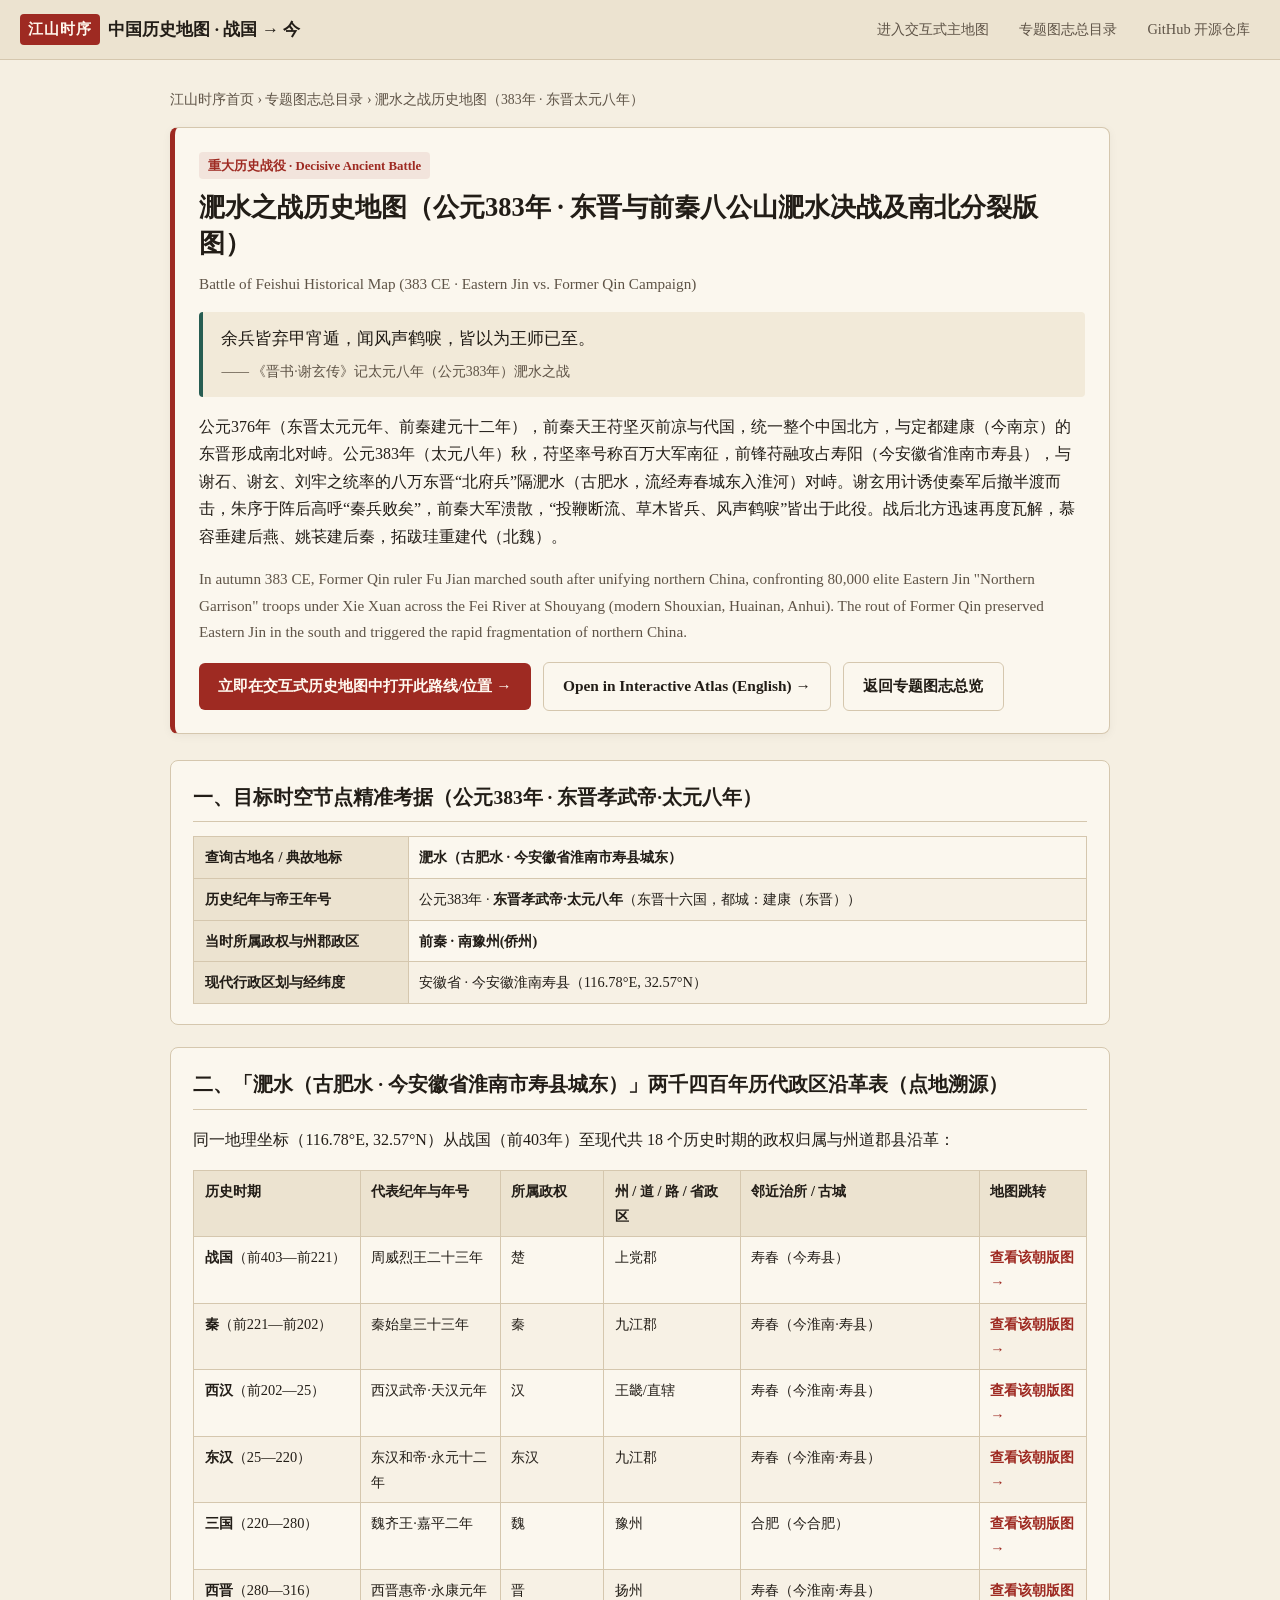
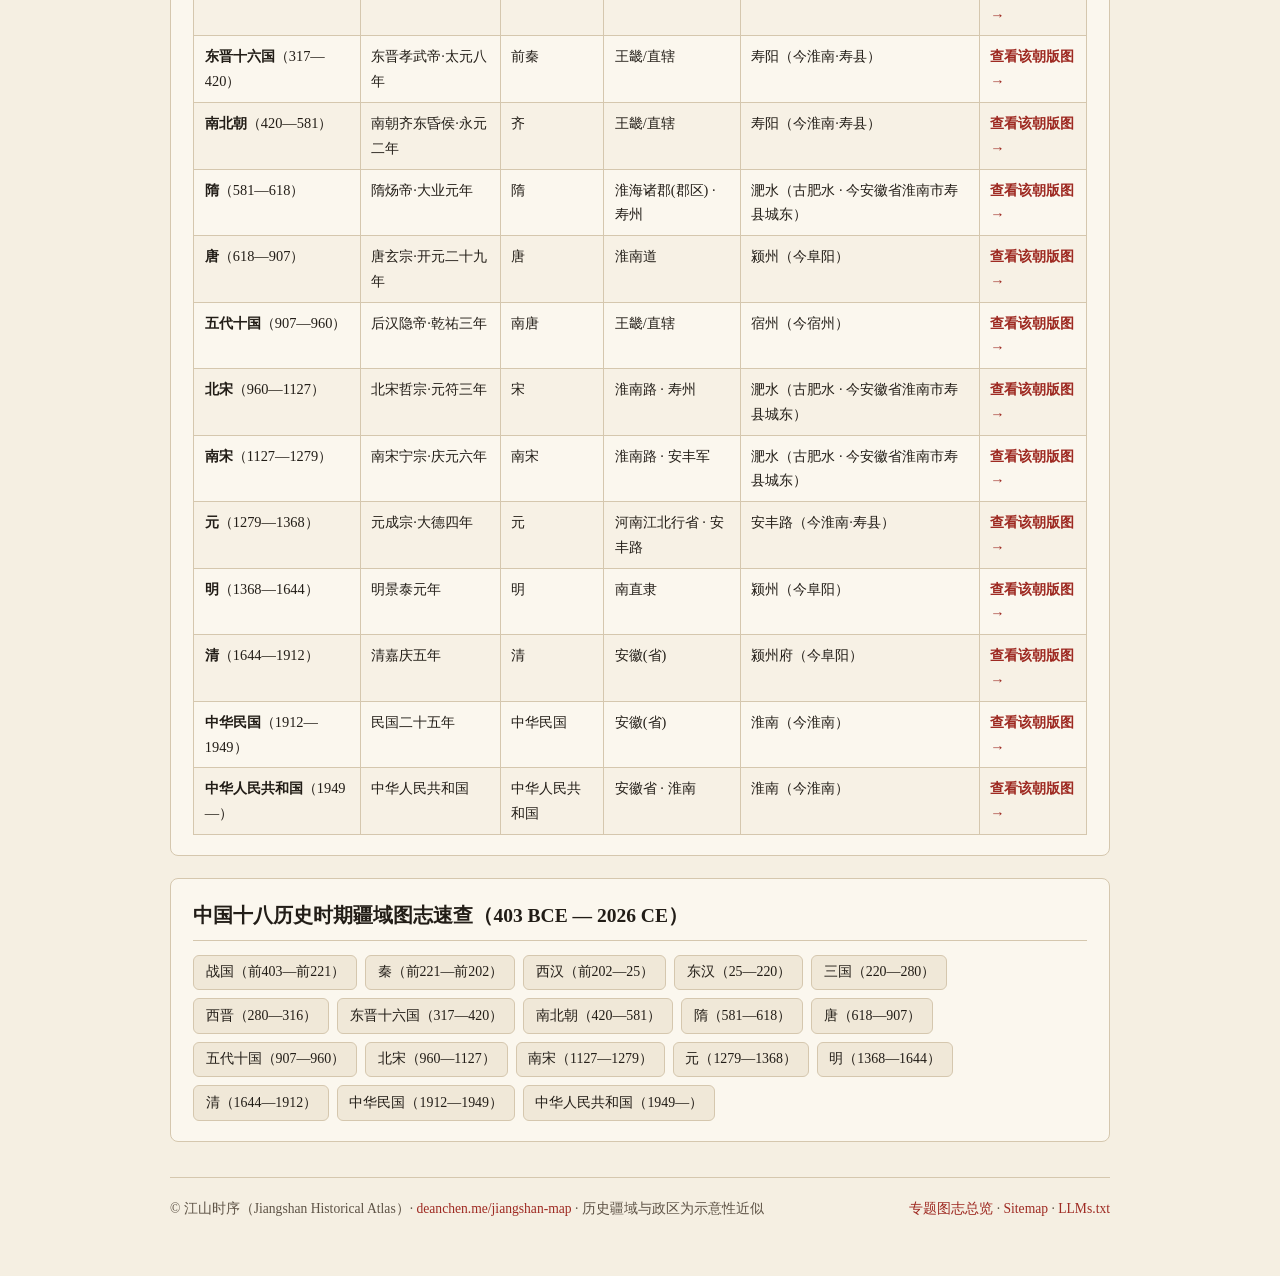
<file: topics/battle-feishui.html>
<!DOCTYPE html>
<html lang="zh-CN">
<head>
  <meta charset="UTF-8" />
  <meta name="viewport" content="width=device-width, initial-scale=1.0" />
  <title>淝水之战历史地图（公元383年 · 东晋与前秦八公山淝水决战及南北分裂版图） · 古今地名政区沿革 | 江山时序</title>
  <meta name="description" content="淝水之战历史地图（公元383年 · 东晋与前秦八公山淝水决战及南北分裂版图）：公元376年（东晋太元元年、前秦建元十二年），前秦天王苻坚灭前凉与代国，统一整个中国北方，与定都建康（今南京）的东晋形成南北对峙。公元383年（太元八年）秋，苻坚率号称百万大军南征，前锋苻融攻占寿阳（今安徽省淮南市寿县），与谢石、谢玄、刘牢之统率的八万东晋“北府兵”隔淝水（古肥水… 交互式历史地图定位、帝王年号与两千四百年古今政区沿革。" />
  <meta name="keywords" content="淝水之战历史地图, 383年东晋前秦疆域地图, 淝水寿春八公山是现在的哪里, 风声鹤唳草木皆兵历史地图, 东晋十六国历史地图, 江山时序" />
  <meta name="author" content="Jiangshan Atlas (江山时序)" />
  <meta name="robots" content="index, follow, max-image-preview:large, max-snippet:-1" />
  <meta name="applicable-device" content="pc,mobile" />
  <meta name="mobile-agent" content="format=html5;url=https://deanchen.me/jiangshan-map/topics/battle-feishui.html" />
  <meta http-equiv="Cache-Control" content="no-transform" />
  <meta http-equiv="Cache-Control" content="no-siteapp" />
  <meta name="theme-color" content="#f5efe2" />
  <link rel="canonical" href="https://deanchen.me/jiangshan-map/topics/battle-feishui.html" />
  <meta property="og:type" content="article" />
  <meta property="og:site_name" content="江山时序 · Jiangshan Historical Atlas" />
  <meta property="og:locale" content="zh_CN" />
  <meta property="og:locale:alternate" content="en_US" />
  <meta property="og:title" content="淝水之战历史地图（公元383年 · 东晋与前秦八公山淝水决战及南北分裂版图） · 古今地名政区沿革 | 江山时序" />
  <meta property="og:description" content="淝水之战历史地图（公元383年 · 东晋与前秦八公山淝水决战及南北分裂版图）：公元376年（东晋太元元年、前秦建元十二年），前秦天王苻坚灭前凉与代国，统一整个中国北方，与定都建康（今南京）的东晋形成南北对峙。公元383年（太元八年）秋，苻坚率号称百万大军南征，前锋苻融攻占寿阳（今安徽省淮南市寿县），与谢石、谢玄、刘牢之统率的八万东晋“北府兵”隔淝水（古肥水… 交互式历史地图定位、帝王年号与两千四百年古今政区沿革。" />
  <meta property="og:url" content="https://deanchen.me/jiangshan-map/topics/battle-feishui.html" />
  <meta property="og:image" content="https://deanchen.me/jiangshan-map/assets/og_preview.png" />
  <meta property="og:image:width" content="1200" />
  <meta property="og:image:height" content="630" />
  <meta name="twitter:card" content="summary_large_image" />
  <meta name="twitter:title" content="淝水之战历史地图（公元383年 · 东晋与前秦八公山淝水决战及南北分裂版图） · 古今地名政区沿革 | 江山时序" />
  <meta name="twitter:description" content="淝水之战历史地图（公元383年 · 东晋与前秦八公山淝水决战及南北分裂版图）：公元376年（东晋太元元年、前秦建元十二年），前秦天王苻坚灭前凉与代国，统一整个中国北方，与定都建康（今南京）的东晋形成南北对峙。公元383年（太元八年）秋，苻坚率号称百万大军南征，前锋苻融攻占寿阳（今安徽省淮南市寿县），与谢石、谢玄、刘牢之统率的八万东晋“北府兵”隔淝水（古肥水… 交互式历史地图定位、帝王年号与两千四百年古今政区沿革。" />
  <meta name="twitter:image" content="https://deanchen.me/jiangshan-map/assets/og_preview.png" />
  <link rel="icon" type="image/svg+xml" href="../assets/favicon.svg" />
  <script type="application/ld+json">
{
  "@context": "https://schema.org",
  "@graph": [
    {
      "@type": "Article",
      "headline": "淝水之战历史地图（公元383年 · 东晋与前秦八公山淝水决战及南北分裂版图） · 古今地名政区沿革 | 江山时序",
      "description": "淝水之战历史地图（公元383年 · 东晋与前秦八公山淝水决战及南北分裂版图）：公元376年（东晋太元元年、前秦建元十二年），前秦天王苻坚灭前凉与代国，统一整个中国北方，与定都建康（今南京）的东晋形成南北对峙。公元383年（太元八年）秋，苻坚率号称百万大军南征，前锋苻融攻占寿阳（今安徽省淮南市寿县），与谢石、谢玄、刘牢之统率的八万东晋“北府兵”隔淝水（古肥水… 交互式历史地图定位、帝王年号与两千四百年古今政区沿革。",
      "url": "https://deanchen.me/jiangshan-map/topics/battle-feishui.html",
      "datePublished": "2026-10-21",
      "dateModified": "2026-10-21",
      "inLanguage": [
        "zh-CN",
        "en"
      ],
      "author": {
        "@type": "Organization",
        "name": "江山时序 (Jiangshan Historical Atlas)",
        "url": "https://deanchen.me/jiangshan-map/"
      }
    },
    {
      "@type": "BreadcrumbList",
      "itemListElement": [
        {
          "@type": "ListItem",
          "position": 1,
          "name": "江山时序首页",
          "item": "https://deanchen.me/jiangshan-map/"
        },
        {
          "@type": "ListItem",
          "position": 2,
          "name": "专题图志总览",
          "item": "https://deanchen.me/jiangshan-map/topics/index.html"
        },
        {
          "@type": "ListItem",
          "position": 3,
          "name": "淝水之战历史地图（383年 · 东晋太元八年）",
          "item": "https://deanchen.me/jiangshan-map/topics/battle-feishui.html"
        }
      ]
    }
  ]
}
  </script>
  <style>
    :root {
      --bg-paper: #f5efe2;
      --bg-card: #fbf7ee;
      --ink-main: #221d17;
      --ink-muted: #5e5346;
      --cinnabar: #9e2a22;
      --cinnabar-hover: #7d1e17;
      --gold-border: #d5c7ae;
      --accent-teal: #275d52;
    }
    * { box-sizing: border-box; }
    body {
      margin: 0;
      padding: 0;
      background: var(--bg-paper);
      color: var(--ink-main);
      font-family: "Noto Serif SC", "Songti SC", "STSong", "PingFang SC", "Microsoft YaHei", serif;
      line-height: 1.72;
    }
    .top-bar {
      background: #ece3d0;
      border-bottom: 1px solid var(--gold-border);
      padding: 0.75rem 1.25rem;
      display: flex;
      flex-wrap: wrap;
      align-items: center;
      justify-content: space-between;
      gap: 0.75rem;
    }
    .brand-link {
      text-decoration: none;
      color: var(--ink-main);
      display: inline-flex;
      align-items: center;
      gap: 0.55rem;
      font-weight: 700;
      font-size: 1.08rem;
    }
    .seal-badge {
      background: var(--cinnabar);
      color: #fff8ee;
      padding: 0.18rem 0.5rem;
      border-radius: 4px;
      font-size: 0.92rem;
      letter-spacing: 0.06em;
    }
    .top-nav {
      display: flex;
      flex-wrap: wrap;
      gap: 0.65rem;
      font-size: 0.9rem;
    }
    .top-nav a {
      color: var(--ink-muted);
      text-decoration: none;
      padding: 0.25rem 0.55rem;
      border-radius: 4px;
      border: 1px solid transparent;
    }
    .top-nav a:hover {
      color: var(--cinnabar);
      border-color: var(--gold-border);
      background: var(--bg-card);
    }
    main {
      max-width: 980px;
      margin: 0 auto;
      padding: 1.75rem 1.25rem 3.5rem;
    }
    .breadcrumb {
      font-size: 0.86rem;
      color: var(--ink-muted);
      margin-bottom: 1rem;
    }
    .breadcrumb a {
      color: var(--ink-muted);
      text-decoration: none;
    }
    .breadcrumb a:hover { color: var(--cinnabar); text-decoration: underline; }
    .hero-card {
      background: var(--bg-card);
      border: 1px solid var(--gold-border);
      border-left: 5px solid var(--cinnabar);
      border-radius: 8px;
      padding: 1.4rem 1.5rem;
      margin-bottom: 1.6rem;
      box-shadow: 0 2px 10px rgba(34, 29, 23, 0.05);
    }
    .kicker {
      display: inline-block;
      font-size: 0.8rem;
      font-weight: 600;
      color: var(--cinnabar);
      background: rgba(158, 42, 34, 0.09);
      padding: 0.15rem 0.55rem;
      border-radius: 4px;
      margin-bottom: 0.5rem;
    }
    h1 {
      margin: 0.2rem 0 0.6rem;
      font-size: 1.65rem;
      line-height: 1.35;
      color: var(--ink-main);
    }
    .en-sub {
      font-size: 0.95rem;
      color: var(--ink-muted);
      margin: 0 0 0.9rem;
    }
    .meta-pills {
      display: flex;
      flex-wrap: wrap;
      gap: 0.55rem;
      margin: 0.85rem 0 1.15rem;
    }
    .meta-pill {
      background: #efe7d6;
      border: 1px solid var(--gold-border);
      padding: 0.22rem 0.68rem;
      border-radius: 999px;
      font-size: 0.85rem;
      color: var(--ink-main);
    }
    .cta-row {
      display: flex;
      flex-wrap: wrap;
      gap: 0.75rem;
      align-items: center;
      margin-top: 1.1rem;
    }
    .cta-btn {
      display: inline-flex;
      align-items: center;
      gap: 0.45rem;
      background: var(--cinnabar);
      color: #fff9f0;
      text-decoration: none;
      font-weight: 600;
      padding: 0.62rem 1.2rem;
      border-radius: 6px;
      font-size: 0.96rem;
      transition: background 0.15s ease;
    }
    .cta-btn:hover { background: var(--cinnabar-hover); }
    .cta-btn.secondary {
      background: transparent;
      color: var(--ink-main);
      border: 1px solid var(--gold-border);
    }
    .cta-btn.secondary:hover {
      border-color: var(--cinnabar);
      color: var(--cinnabar);
    }
    .section-card {
      background: var(--bg-card);
      border: 1px solid var(--gold-border);
      border-radius: 8px;
      padding: 1.25rem 1.4rem;
      margin-bottom: 1.4rem;
    }
    h2 {
      margin: 0 0 0.85rem;
      font-size: 1.22rem;
      border-bottom: 1px solid var(--gold-border);
      padding-bottom: 0.45rem;
      color: var(--ink-main);
    }
    h3 {
      margin: 1rem 0 0.4rem;
      font-size: 1.05rem;
      color: var(--ink-main);
    }
    blockquote.poem-box {
      margin: 0.9rem 0;
      padding: 0.85rem 1.15rem;
      background: #f2ead9;
      border-left: 4px solid var(--accent-teal);
      border-radius: 4px;
      font-size: 1.04rem;
    }
    blockquote.poem-box cite {
      display: block;
      margin-top: 0.35rem;
      font-size: 0.86rem;
      color: var(--ink-muted);
      font-style: normal;
    }
    .table-wrap {
      width: 100%;
      overflow-x: auto;
      -webkit-overflow-scrolling: touch;
      margin-top: 0.5rem;
    }
    table.data-table {
      width: 100%;
      min-width: 620px;
      border-collapse: collapse;
      font-size: 0.9rem;
    }
    table.data-table th,
    table.data-table td {
      border: 1px solid var(--gold-border);
      padding: 0.5rem 0.65rem;
      text-align: left;
      vertical-align: top;
    }
    table.data-table th {
      background: #ece3d0;
      font-weight: 600;
    }
    table.data-table tr:nth-child(even) td {
      background: rgba(236, 227, 208, 0.32);
    }
    table.data-table a {
      color: var(--cinnabar);
      text-decoration: none;
      font-weight: 600;
    }
    table.data-table a:hover { text-decoration: underline; }
    .chip-grid {
      display: flex;
      flex-wrap: wrap;
      gap: 0.5rem;
      margin-top: 0.6rem;
    }
    .chip-link {
      display: inline-block;
      background: #f0e8d8;
      border: 1px solid var(--gold-border);
      color: var(--ink-main);
      text-decoration: none;
      padding: 0.3rem 0.7rem;
      border-radius: 6px;
      font-size: 0.87rem;
    }
    .chip-link:hover {
      border-color: var(--cinnabar);
      color: var(--cinnabar);
      background: #fffdf8;
    }
    .stop-card {
      border: 1px solid var(--gold-border);
      border-radius: 6px;
      padding: 0.9rem 1.05rem;
      margin-bottom: 0.85rem;
      background: #fdfaf3;
    }
    .stop-header {
      display: flex;
      flex-wrap: wrap;
      justify-content: space-between;
      align-items: baseline;
      gap: 0.5rem;
      margin-bottom: 0.35rem;
    }
    .stop-badge {
      background: var(--cinnabar);
      color: #fff;
      font-size: 0.78rem;
      padding: 0.1rem 0.45rem;
      border-radius: 4px;
      margin-right: 0.4rem;
    }
    footer.page-footer {
      margin-top: 2.2rem;
      padding-top: 1.2rem;
      border-top: 1px solid var(--gold-border);
      font-size: 0.85rem;
      color: var(--ink-muted);
      display: flex;
      flex-wrap: wrap;
      justify-content: space-between;
      gap: 0.75rem;
    }
    footer.page-footer a {
      color: var(--cinnabar);
      text-decoration: none;
    }
  </style>
  <script defer src="https://events.vercount.one/js"></script>
  <script defer src="https://static.cloudflareinsights.com/beacon.min.js" data-cf-beacon='{"token": "dc645937f75341b2a7416bd1fb81b635"}'></script>
</head>
<body>
  <header class="top-bar">
    <a class="brand-link" href="https://deanchen.me/jiangshan-map/">
      <span class="seal-badge">江山时序</span>
      <span>中国历史地图 · 战国 → 今</span>
    </a>
    <nav class="top-nav" aria-label="专题图志导航">
      <a href="https://deanchen.me/jiangshan-map/">进入交互式主地图</a>
      <a href="https://deanchen.me/jiangshan-map/topics/index.html">专题图志总目录</a>
      <a href="https://github.com/DeanChensj/jiangshan-map" target="_blank" rel="noopener noreferrer">GitHub 开源仓库</a>
    </nav>
  </header>
  <main>
    <nav class="breadcrumb" aria-label="面包屑导航">
      <a href="https://deanchen.me/jiangshan-map/">江山时序首页</a> &rsaquo;
      <a href="https://deanchen.me/jiangshan-map/topics/index.html">专题图志总目录</a> &rsaquo;
      <span>淝水之战历史地图（383年 · 东晋太元八年）</span>
    </nav>

    <article class="hero-card">
      <span class="kicker">重大历史战役 · Decisive Ancient Battle</span>
      <h1>淝水之战历史地图（公元383年 · 东晋与前秦八公山淝水决战及南北分裂版图）</h1>
      <p class="en-sub">Battle of Feishui Historical Map (383 CE · Eastern Jin vs. Former Qin Campaign)</p>
      <blockquote class="poem-box">
        余兵皆弃甲宵遁，闻风声鹤唳，皆以为王师已至。
        <cite>—— 《晋书·谢玄传》记太元八年（公元383年）淝水之战</cite>
      </blockquote>
      <p>公元376年（东晋太元元年、前秦建元十二年），前秦天王苻坚灭前凉与代国，统一整个中国北方，与定都建康（今南京）的东晋形成南北对峙。公元383年（太元八年）秋，苻坚率号称百万大军南征，前锋苻融攻占寿阳（今安徽省淮南市寿县），与谢石、谢玄、刘牢之统率的八万东晋“北府兵”隔淝水（古肥水，流经寿春城东入淮河）对峙。谢玄用计诱使秦军后撤半渡而击，朱序于阵后高呼“秦兵败矣”，前秦大军溃散，“投鞭断流、草木皆兵、风声鹤唳”皆出于此役。战后北方迅速再度瓦解，慕容垂建后燕、姚苌建后秦，拓跋珪重建代（北魏）。</p>
      <p class="en-sub">In autumn 383 CE, Former Qin ruler Fu Jian marched south after unifying northern China, confronting 80,000 elite Eastern Jin &quot;Northern Garrison&quot; troops under Xie Xuan across the Fei River at Shouyang (modern Shouxian, Huainan, Anhui). The rout of Former Qin preserved Eastern Jin in the south and triggered the rapid fragmentation of northern China.</p>
      <div class="cta-row">
        <a class="cta-btn" href="https://deanchen.me/jiangshan-map/?year=383&amp;place=%E6%B7%9D%E6%B0%B4">立即在交互式历史地图中打开此路线/位置 &rarr;</a>
        <a class="cta-btn secondary" href="https://deanchen.me/jiangshan-map/?year=383&amp;place=%E6%B7%9D%E6%B0%B4&amp;lang=en">Open in Interactive Atlas (English) &rarr;</a>
        <a class="cta-btn secondary" href="https://deanchen.me/jiangshan-map/topics/index.html">返回专题图志总览</a>
      </div>
    </article>

    <section class="section-card">
      <h2>一、目标时空节点精准考据（公元383年 · 东晋孝武帝·太元八年）</h2>
      <div class="table-wrap">
        <table class="data-table">
          <tbody>
            <tr>
              <th style="width:24%">查询古地名 / 典故地标</th>
              <td><strong>淝水（古肥水 · 今安徽省淮南市寿县城东）</strong></td>
            </tr>
            <tr>
              <th>历史纪年与帝王年号</th>
              <td>公元383年 · <strong>东晋孝武帝·太元八年</strong>（东晋十六国，都城：建康（东晋））</td>
            </tr>
            <tr>
              <th>当时所属政权与州郡政区</th>
              <td><strong>前秦 · 南豫州(侨州)</strong></td>
            </tr>
            <tr>
              <th>现代行政区划与经纬度</th>
              <td>安徽省 · 今安徽淮南寿县（116.78°E, 32.57°N）</td>
            </tr>
          </tbody>
        </table>
      </div>
    </section>

    <section class="section-card">
      <h2>二、「淝水（古肥水 · 今安徽省淮南市寿县城东）」两千四百年历代政区沿革表（点地溯源）</h2>
      <p>同一地理坐标（116.78°E, 32.57°N）从战国（前403年）至现代共 18 个历史时期的政权归属与州道郡县沿革：</p>
      <div class="table-wrap">
        <table class="data-table">
          <thead>
            <tr>
              <th>历史时期</th>
              <th>代表纪年与年号</th>
              <th>所属政权</th>
              <th>州 / 道 / 路 / 省政区</th>
              <th>邻近治所 / 古城</th>
              <th>地图跳转</th>
            </tr>
          </thead>
          <tbody>
          <tr>
            <td><strong>战国</strong>（前403—前221）</td>
            <td>周威烈王二十三年</td>
            <td>楚</td>
            <td>上党郡</td>
            <td>寿春（今寿县）</td>
            <td><a href="https://deanchen.me/jiangshan-map/?year=-403&amp;place=%E6%B7%9D%E6%B0%B4">查看该朝版图 &rarr;</a></td>
          </tr>
          <tr>
            <td><strong>秦</strong>（前221—前202）</td>
            <td>秦始皇三十三年</td>
            <td>秦</td>
            <td>九江郡</td>
            <td>寿春（今淮南·寿县）</td>
            <td><a href="https://deanchen.me/jiangshan-map/?year=-214&amp;place=%E6%B7%9D%E6%B0%B4">查看该朝版图 &rarr;</a></td>
          </tr>
          <tr>
            <td><strong>西汉</strong>（前202—25）</td>
            <td>西汉武帝·天汉元年</td>
            <td>汉</td>
            <td>王畿/直辖</td>
            <td>寿春（今淮南·寿县）</td>
            <td><a href="https://deanchen.me/jiangshan-map/?year=-100&amp;place=%E6%B7%9D%E6%B0%B4">查看该朝版图 &rarr;</a></td>
          </tr>
          <tr>
            <td><strong>东汉</strong>（25—220）</td>
            <td>东汉和帝·永元十二年</td>
            <td>东汉</td>
            <td>九江郡</td>
            <td>寿春（今淮南·寿县）</td>
            <td><a href="https://deanchen.me/jiangshan-map/?year=100&amp;place=%E6%B7%9D%E6%B0%B4">查看该朝版图 &rarr;</a></td>
          </tr>
          <tr>
            <td><strong>三国</strong>（220—280）</td>
            <td>魏齐王·嘉平二年</td>
            <td>魏</td>
            <td>豫州</td>
            <td>合肥（今合肥）</td>
            <td><a href="https://deanchen.me/jiangshan-map/?year=250&amp;place=%E6%B7%9D%E6%B0%B4">查看该朝版图 &rarr;</a></td>
          </tr>
          <tr>
            <td><strong>西晋</strong>（280—316）</td>
            <td>西晋惠帝·永康元年</td>
            <td>晋</td>
            <td>扬州</td>
            <td>寿春（今淮南·寿县）</td>
            <td><a href="https://deanchen.me/jiangshan-map/?year=300&amp;place=%E6%B7%9D%E6%B0%B4">查看该朝版图 &rarr;</a></td>
          </tr>
          <tr>
            <td><strong>东晋十六国</strong>（317—420）</td>
            <td>东晋孝武帝·太元八年</td>
            <td>前秦</td>
            <td>王畿/直辖</td>
            <td>寿阳（今淮南·寿县）</td>
            <td><a href="https://deanchen.me/jiangshan-map/?year=383&amp;place=%E6%B7%9D%E6%B0%B4">查看该朝版图 &rarr;</a></td>
          </tr>
          <tr>
            <td><strong>南北朝</strong>（420—581）</td>
            <td>南朝齐东昏侯·永元二年</td>
            <td>齐</td>
            <td>王畿/直辖</td>
            <td>寿阳（今淮南·寿县）</td>
            <td><a href="https://deanchen.me/jiangshan-map/?year=500&amp;place=%E6%B7%9D%E6%B0%B4">查看该朝版图 &rarr;</a></td>
          </tr>
          <tr>
            <td><strong>隋</strong>（581—618）</td>
            <td>隋炀帝·大业元年</td>
            <td>隋</td>
            <td>淮海诸郡(郡区) · 寿州</td>
            <td>淝水（古肥水 · 今安徽省淮南市寿县城东）</td>
            <td><a href="https://deanchen.me/jiangshan-map/?year=605&amp;place=%E6%B7%9D%E6%B0%B4">查看该朝版图 &rarr;</a></td>
          </tr>
          <tr>
            <td><strong>唐</strong>（618—907）</td>
            <td>唐玄宗·开元二十九年</td>
            <td>唐</td>
            <td>淮南道</td>
            <td>颍州（今阜阳）</td>
            <td><a href="https://deanchen.me/jiangshan-map/?year=741&amp;place=%E6%B7%9D%E6%B0%B4">查看该朝版图 &rarr;</a></td>
          </tr>
          <tr>
            <td><strong>五代十国</strong>（907—960）</td>
            <td>后汉隐帝·乾祐三年</td>
            <td>南唐</td>
            <td>王畿/直辖</td>
            <td>宿州（今宿州）</td>
            <td><a href="https://deanchen.me/jiangshan-map/?year=950&amp;place=%E6%B7%9D%E6%B0%B4">查看该朝版图 &rarr;</a></td>
          </tr>
          <tr>
            <td><strong>北宋</strong>（960—1127）</td>
            <td>北宋哲宗·元符三年</td>
            <td>宋</td>
            <td>淮南路 · 寿州</td>
            <td>淝水（古肥水 · 今安徽省淮南市寿县城东）</td>
            <td><a href="https://deanchen.me/jiangshan-map/?year=1100&amp;place=%E6%B7%9D%E6%B0%B4">查看该朝版图 &rarr;</a></td>
          </tr>
          <tr>
            <td><strong>南宋</strong>（1127—1279）</td>
            <td>南宋宁宗·庆元六年</td>
            <td>南宋</td>
            <td>淮南路 · 安丰军</td>
            <td>淝水（古肥水 · 今安徽省淮南市寿县城东）</td>
            <td><a href="https://deanchen.me/jiangshan-map/?year=1200&amp;place=%E6%B7%9D%E6%B0%B4">查看该朝版图 &rarr;</a></td>
          </tr>
          <tr>
            <td><strong>元</strong>（1279—1368）</td>
            <td>元成宗·大德四年</td>
            <td>元</td>
            <td>河南江北行省 · 安丰路</td>
            <td>安丰路（今淮南·寿县）</td>
            <td><a href="https://deanchen.me/jiangshan-map/?year=1300&amp;place=%E6%B7%9D%E6%B0%B4">查看该朝版图 &rarr;</a></td>
          </tr>
          <tr>
            <td><strong>明</strong>（1368—1644）</td>
            <td>明景泰元年</td>
            <td>明</td>
            <td>南直隶</td>
            <td>颍州（今阜阳）</td>
            <td><a href="https://deanchen.me/jiangshan-map/?year=1450&amp;place=%E6%B7%9D%E6%B0%B4">查看该朝版图 &rarr;</a></td>
          </tr>
          <tr>
            <td><strong>清</strong>（1644—1912）</td>
            <td>清嘉庆五年</td>
            <td>清</td>
            <td>安徽(省)</td>
            <td>颍州府（今阜阳）</td>
            <td><a href="https://deanchen.me/jiangshan-map/?year=1800&amp;place=%E6%B7%9D%E6%B0%B4">查看该朝版图 &rarr;</a></td>
          </tr>
          <tr>
            <td><strong>中华民国</strong>（1912—1949）</td>
            <td>民国二十五年</td>
            <td>中华民国</td>
            <td>安徽(省)</td>
            <td>淮南（今淮南）</td>
            <td><a href="https://deanchen.me/jiangshan-map/?year=1936&amp;place=%E6%B7%9D%E6%B0%B4">查看该朝版图 &rarr;</a></td>
          </tr>
          <tr>
            <td><strong>中华人民共和国</strong>（1949—）</td>
            <td>中华人民共和国</td>
            <td>中华人民共和国</td>
            <td>安徽省 · 淮南</td>
            <td>淮南（今淮南）</td>
            <td><a href="https://deanchen.me/jiangshan-map/?year=2026&amp;place=%E6%B7%9D%E6%B0%B4">查看该朝版图 &rarr;</a></td>
          </tr>
          </tbody>
        </table>
      </div>
    </section>

    <section class="section-card">
      <h2>中国十八历史时期疆域图志速查（403 BCE — 2026 CE）</h2>
      <div class="chip-grid">
        <a class="chip-link" href="https://deanchen.me/jiangshan-map/topics/zhanguo.html">战国（前403—前221）</a>
        <a class="chip-link" href="https://deanchen.me/jiangshan-map/topics/qin.html">秦（前221—前202）</a>
        <a class="chip-link" href="https://deanchen.me/jiangshan-map/topics/xihan.html">西汉（前202—25）</a>
        <a class="chip-link" href="https://deanchen.me/jiangshan-map/topics/donghan.html">东汉（25—220）</a>
        <a class="chip-link" href="https://deanchen.me/jiangshan-map/topics/sanguo.html">三国（220—280）</a>
        <a class="chip-link" href="https://deanchen.me/jiangshan-map/topics/xijin.html">西晋（280—316）</a>
        <a class="chip-link" href="https://deanchen.me/jiangshan-map/topics/dongjin.html">东晋十六国（317—420）</a>
        <a class="chip-link" href="https://deanchen.me/jiangshan-map/topics/nanbei.html">南北朝（420—581）</a>
        <a class="chip-link" href="https://deanchen.me/jiangshan-map/topics/sui.html">隋（581—618）</a>
        <a class="chip-link" href="https://deanchen.me/jiangshan-map/topics/tang.html">唐（618—907）</a>
        <a class="chip-link" href="https://deanchen.me/jiangshan-map/topics/wudai.html">五代十国（907—960）</a>
        <a class="chip-link" href="https://deanchen.me/jiangshan-map/topics/beisong.html">北宋（960—1127）</a>
        <a class="chip-link" href="https://deanchen.me/jiangshan-map/topics/nansong.html">南宋（1127—1279）</a>
        <a class="chip-link" href="https://deanchen.me/jiangshan-map/topics/yuan.html">元（1279—1368）</a>
        <a class="chip-link" href="https://deanchen.me/jiangshan-map/topics/ming.html">明（1368—1644）</a>
        <a class="chip-link" href="https://deanchen.me/jiangshan-map/topics/qing.html">清（1644—1912）</a>
        <a class="chip-link" href="https://deanchen.me/jiangshan-map/topics/roc.html">中华民国（1912—1949）</a>
        <a class="chip-link" href="https://deanchen.me/jiangshan-map/topics/prc.html">中华人民共和国（1949—）</a>
      </div>
    </section>
    <footer class="page-footer">
      <div>© 江山时序（Jiangshan Historical Atlas）· <a href="https://deanchen.me/jiangshan-map/">deanchen.me/jiangshan-map</a> · 历史疆域与政区为示意性近似</div>
      <div><a href="https://deanchen.me/jiangshan-map/topics/index.html">专题图志总览</a> · <a href="https://deanchen.me/jiangshan-map/sitemap.xml">Sitemap</a> · <a href="https://deanchen.me/jiangshan-map/llms.txt">LLMs.txt</a></div>
    </footer>
  </main>
</body>
</html>
</file>
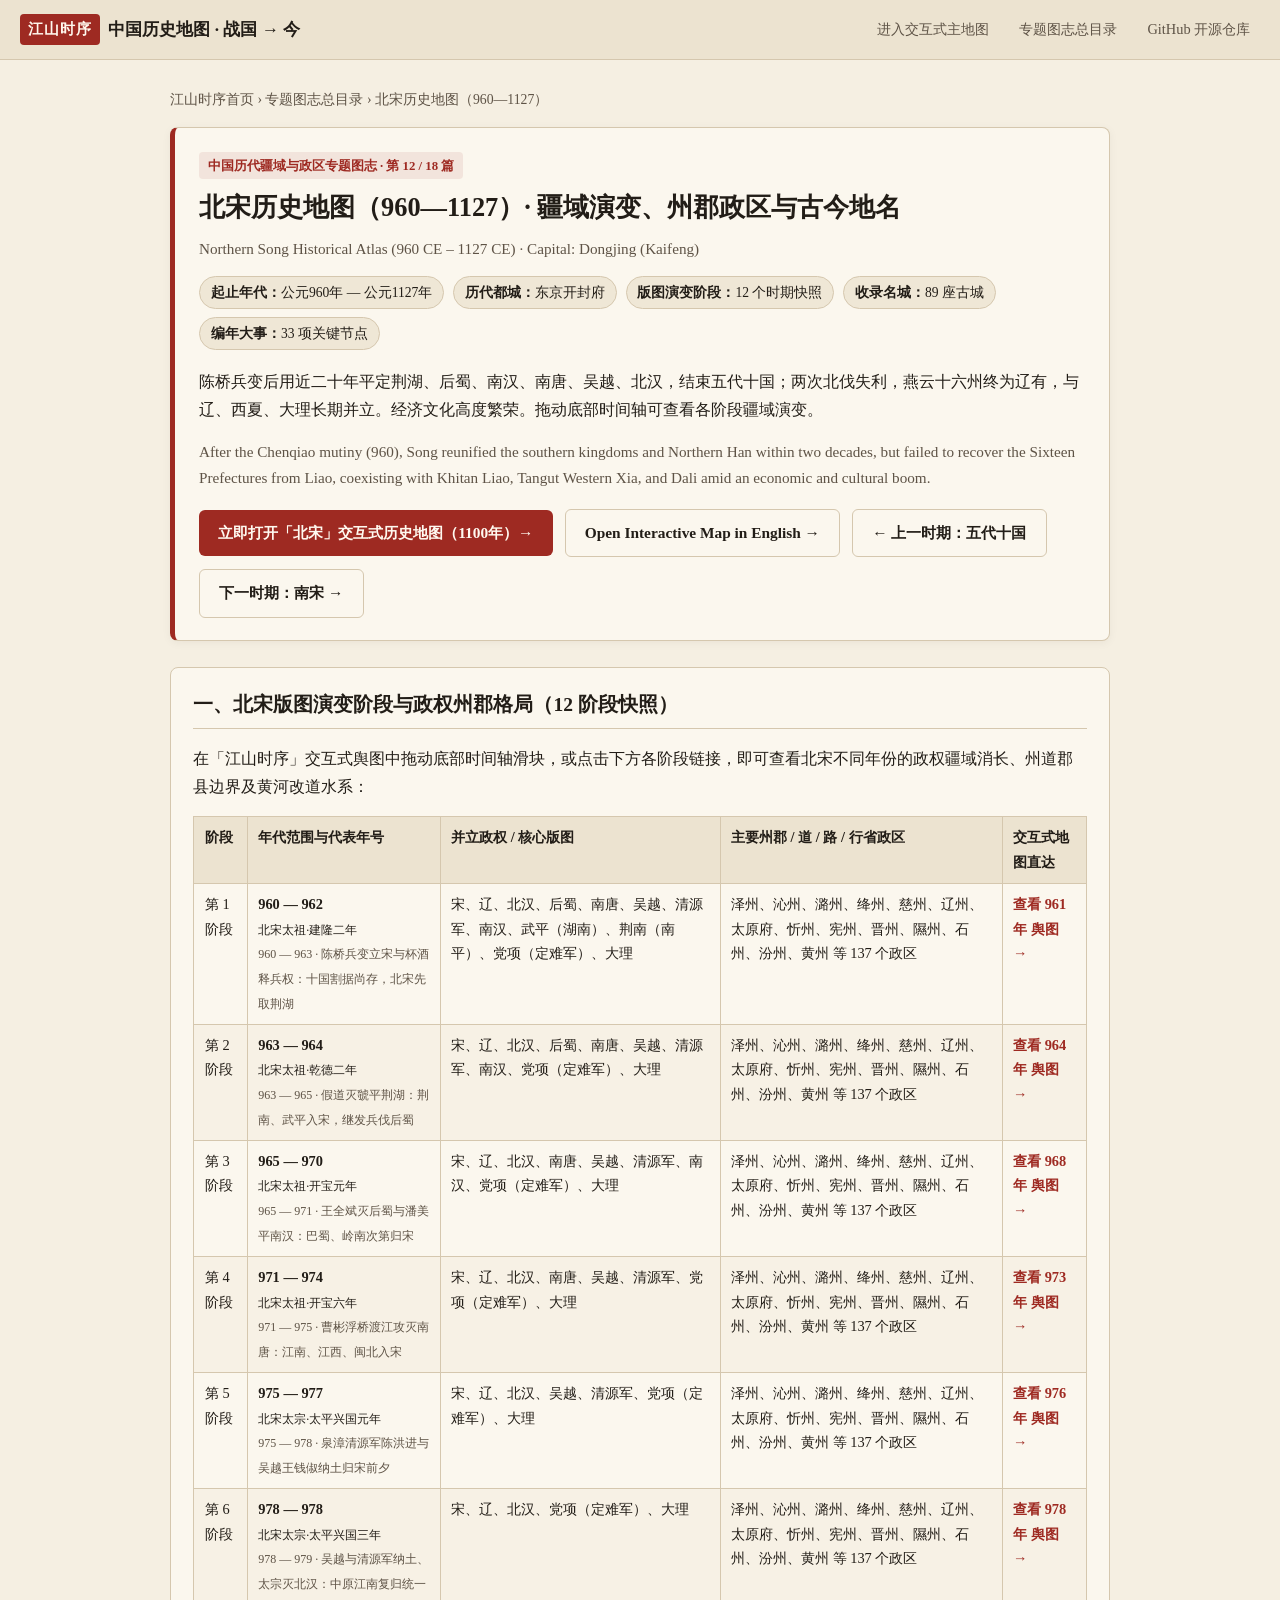
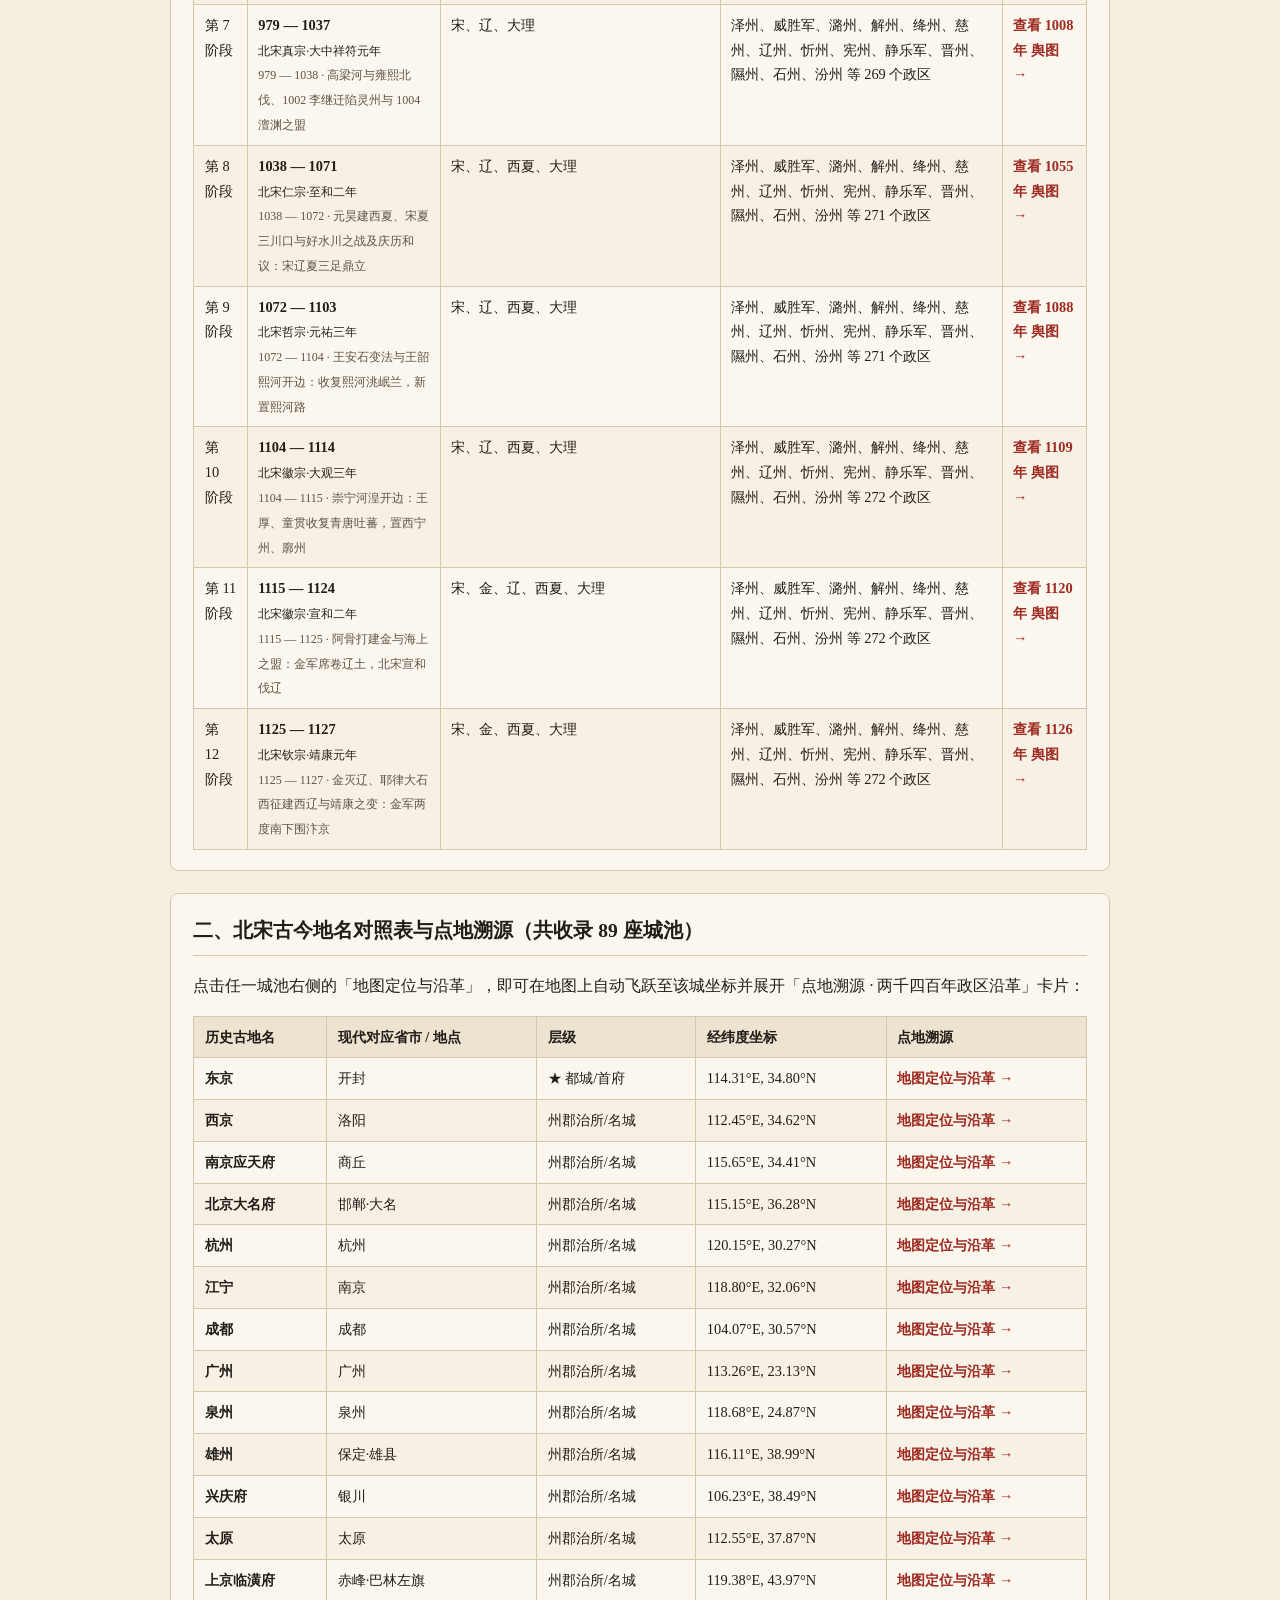
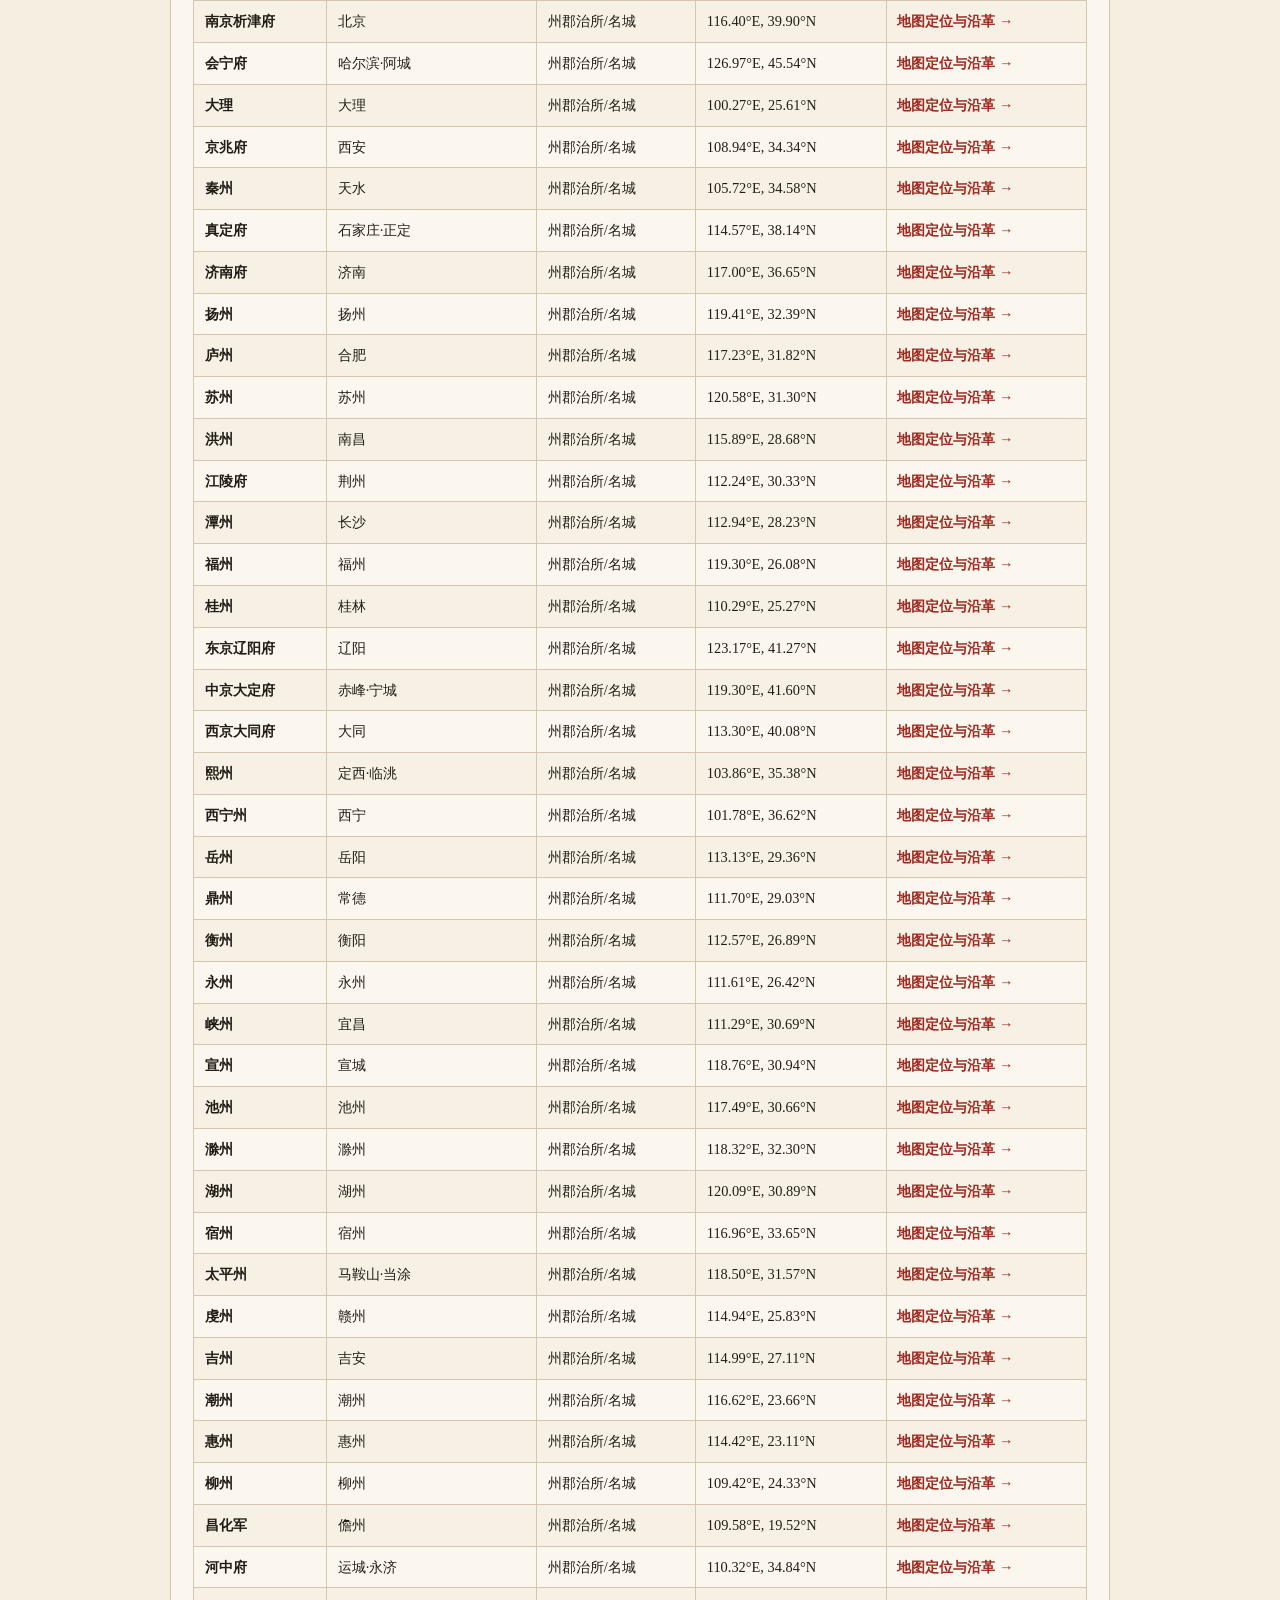
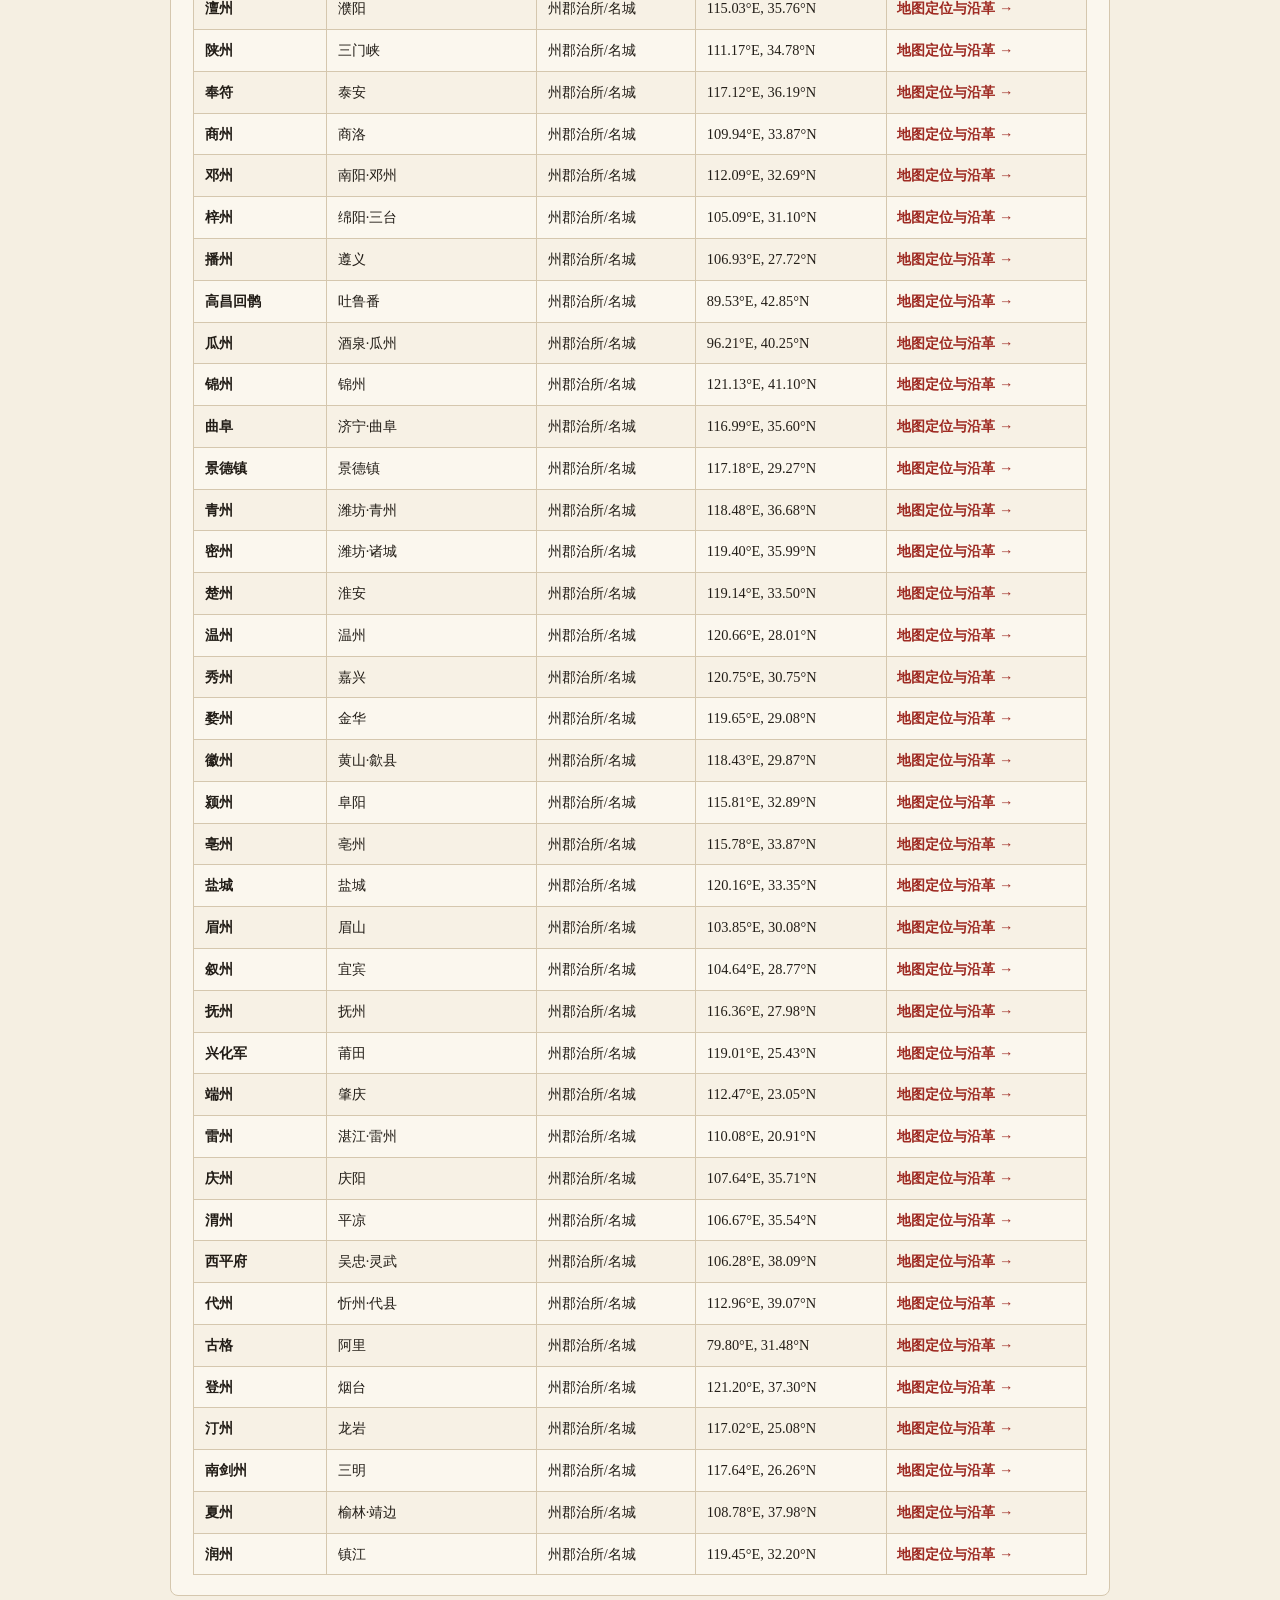
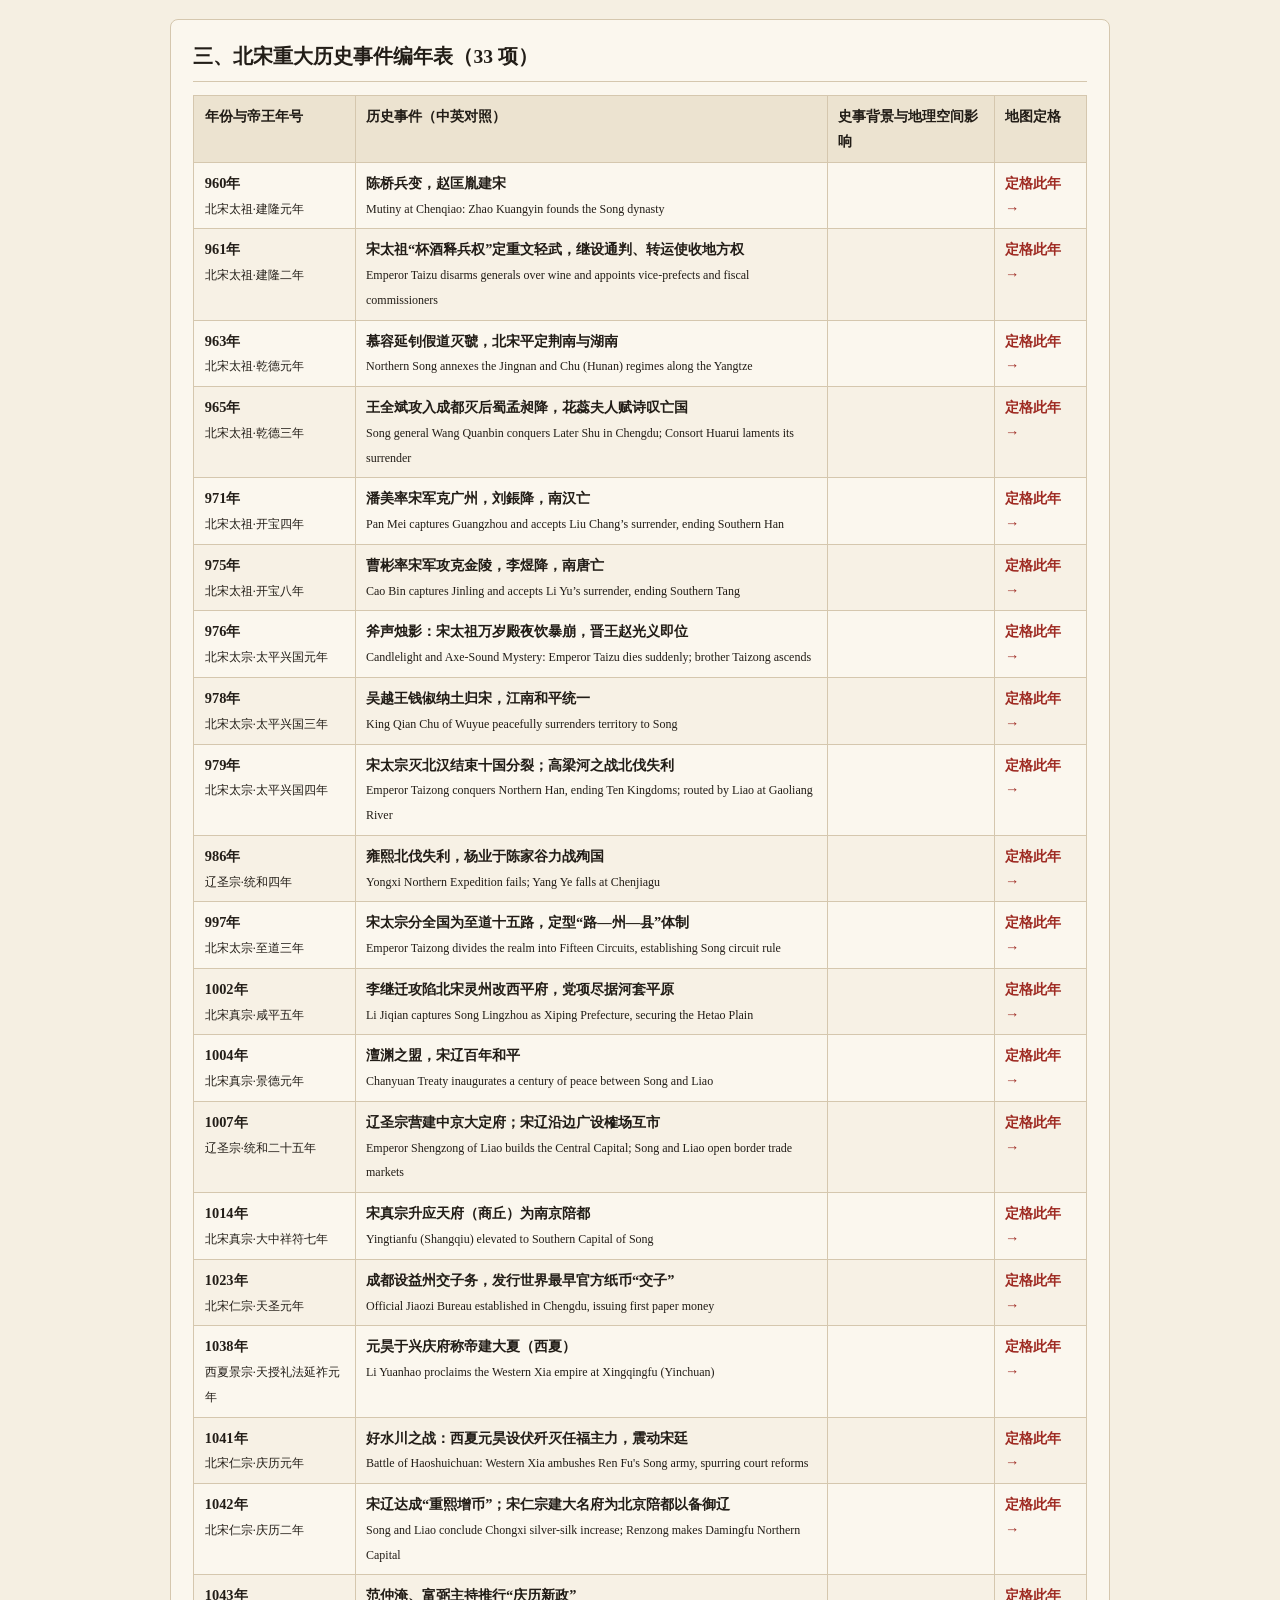
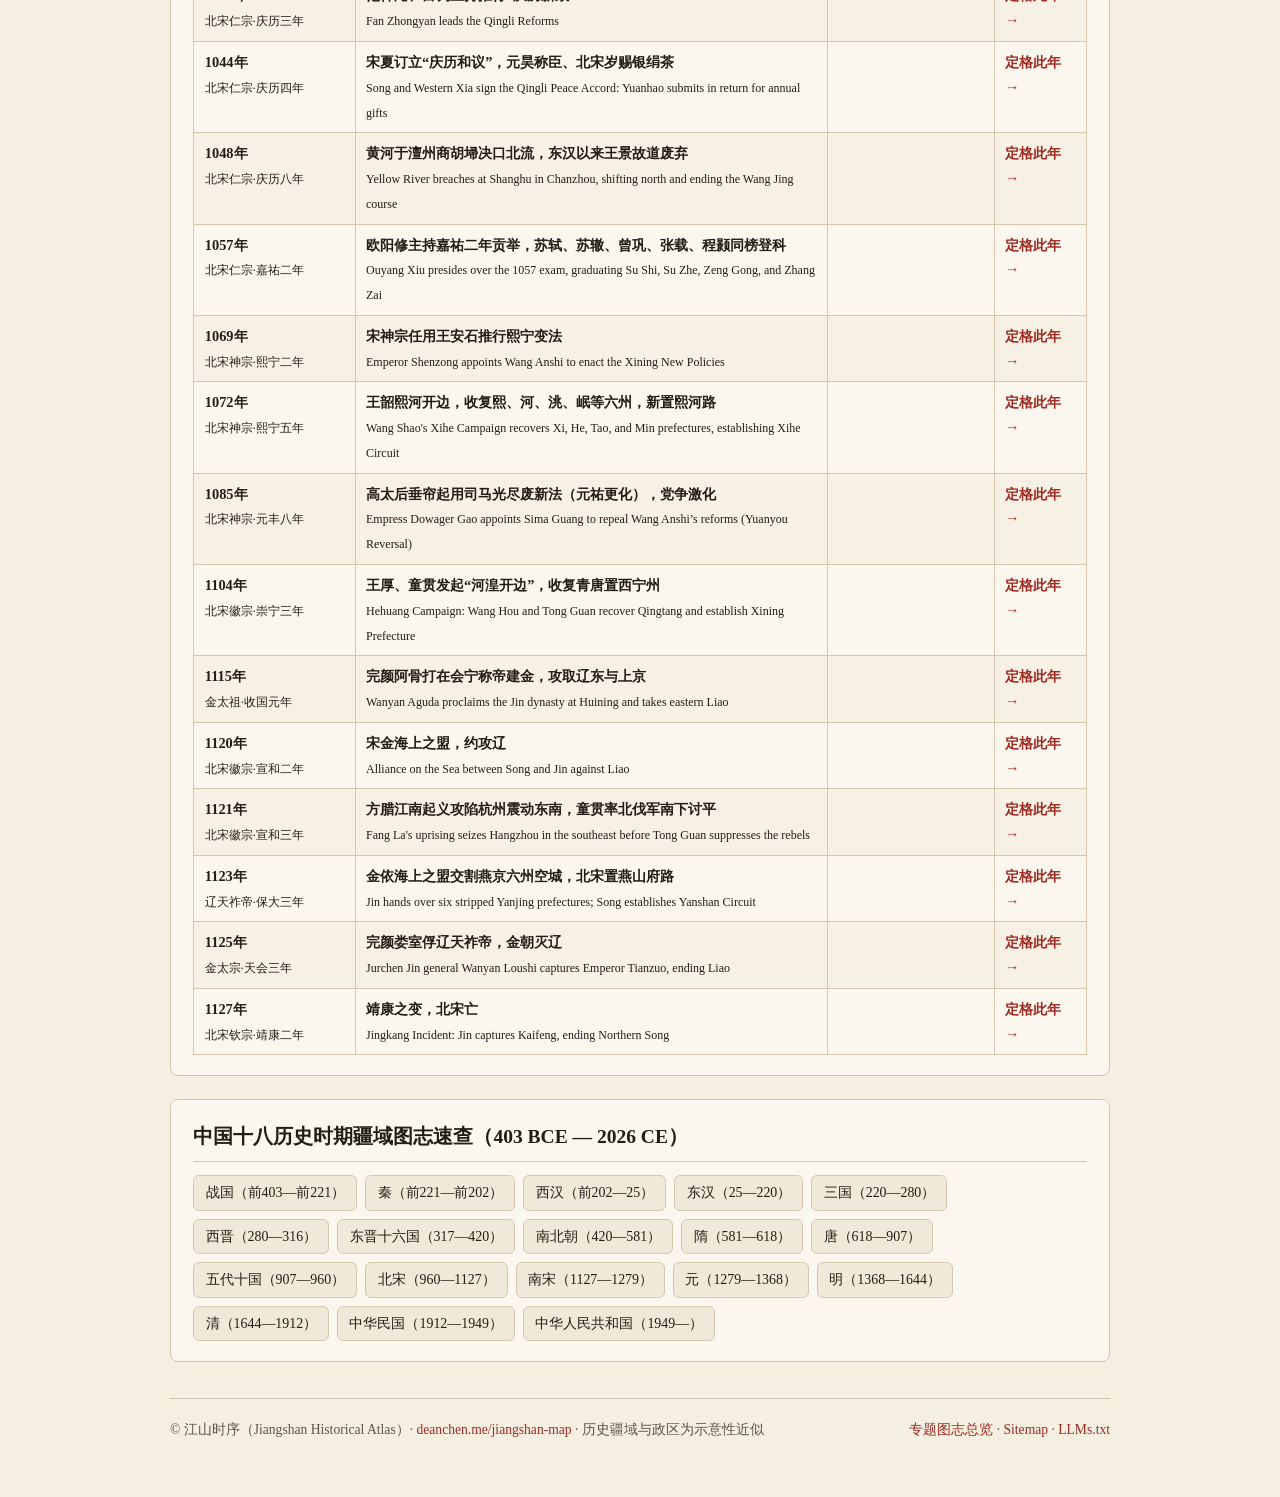
<file: topics/beisong.html>
<!DOCTYPE html>
<html lang="zh-CN">
<head>
  <meta charset="UTF-8" />
  <meta name="viewport" content="width=device-width, initial-scale=1.0" />
  <title>北宋历史地图（960—1127 · Northern Song）· 疆域演变、州郡政区、古今地名对照与重大事件 | 江山时序</title>
  <meta name="description" content="北宋历史地图（公元960年至公元1127年，都城：东京开封府）：陈桥兵变后用近二十年平定荆湖、后蜀、南汉、南唐、吴越、北汉，结束五代十国；两次北伐失利，燕云十六州终为辽有，与辽、西夏、大理长期并立。经济文化高度繁荣。拖动底部时间轴可查看各阶段疆域演变。 收录12幅多阶段版图快照、89座城池古今地名对照与33项编年重大历史事件。" />
  <meta name="keywords" content="北宋历史地图, 北宋版图疆域, 北宋行政区划州郡, 北宋古今地名对照表, 北宋都城东京开封府, Northern Song historical map, 中国历史地图时间轴, 江山时序" />
  <meta name="author" content="Jiangshan Atlas (江山时序)" />
  <meta name="robots" content="index, follow, max-image-preview:large, max-snippet:-1" />
  <meta name="applicable-device" content="pc,mobile" />
  <meta name="mobile-agent" content="format=html5;url=https://deanchen.me/jiangshan-map/topics/beisong.html" />
  <meta http-equiv="Cache-Control" content="no-transform" />
  <meta http-equiv="Cache-Control" content="no-siteapp" />
  <meta name="theme-color" content="#f5efe2" />
  <link rel="canonical" href="https://deanchen.me/jiangshan-map/topics/beisong.html" />
  <meta property="og:type" content="article" />
  <meta property="og:site_name" content="江山时序 · Jiangshan Historical Atlas" />
  <meta property="og:locale" content="zh_CN" />
  <meta property="og:locale:alternate" content="en_US" />
  <meta property="og:title" content="北宋历史地图（960—1127 · Northern Song）· 疆域演变、州郡政区、古今地名对照与重大事件 | 江山时序" />
  <meta property="og:description" content="北宋历史地图（公元960年至公元1127年，都城：东京开封府）：陈桥兵变后用近二十年平定荆湖、后蜀、南汉、南唐、吴越、北汉，结束五代十国；两次北伐失利，燕云十六州终为辽有，与辽、西夏、大理长期并立。经济文化高度繁荣。拖动底部时间轴可查看各阶段疆域演变。 收录12幅多阶段版图快照、89座城池古今地名对照与33项编年重大历史事件。" />
  <meta property="og:url" content="https://deanchen.me/jiangshan-map/topics/beisong.html" />
  <meta property="og:image" content="https://deanchen.me/jiangshan-map/assets/og_preview.png" />
  <meta property="og:image:width" content="1200" />
  <meta property="og:image:height" content="630" />
  <meta name="twitter:card" content="summary_large_image" />
  <meta name="twitter:title" content="北宋历史地图（960—1127 · Northern Song）· 疆域演变、州郡政区、古今地名对照与重大事件 | 江山时序" />
  <meta name="twitter:description" content="北宋历史地图（公元960年至公元1127年，都城：东京开封府）：陈桥兵变后用近二十年平定荆湖、后蜀、南汉、南唐、吴越、北汉，结束五代十国；两次北伐失利，燕云十六州终为辽有，与辽、西夏、大理长期并立。经济文化高度繁荣。拖动底部时间轴可查看各阶段疆域演变。 收录12幅多阶段版图快照、89座城池古今地名对照与33项编年重大历史事件。" />
  <meta name="twitter:image" content="https://deanchen.me/jiangshan-map/assets/og_preview.png" />
  <link rel="icon" type="image/svg+xml" href="../assets/favicon.svg" />
  <script type="application/ld+json">
{
  "@context": "https://schema.org",
  "@graph": [
    {
      "@type": "Article",
      "headline": "北宋历史地图（960—1127 · Northern Song）· 疆域演变、州郡政区、古今地名对照与重大事件 | 江山时序",
      "description": "北宋历史地图（公元960年至公元1127年，都城：东京开封府）：陈桥兵变后用近二十年平定荆湖、后蜀、南汉、南唐、吴越、北汉，结束五代十国；两次北伐失利，燕云十六州终为辽有，与辽、西夏、大理长期并立。经济文化高度繁荣。拖动底部时间轴可查看各阶段疆域演变。 收录12幅多阶段版图快照、89座城池古今地名对照与33项编年重大历史事件。",
      "url": "https://deanchen.me/jiangshan-map/topics/beisong.html",
      "datePublished": "2026-10-21",
      "dateModified": "2026-10-21",
      "inLanguage": [
        "zh-CN",
        "en"
      ],
      "author": {
        "@type": "Organization",
        "name": "江山时序 (Jiangshan Historical Atlas)",
        "url": "https://deanchen.me/jiangshan-map/"
      },
      "isPartOf": {
        "@type": "WebSite",
        "name": "江山时序 · 中国历史地图",
        "url": "https://deanchen.me/jiangshan-map/"
      }
    },
    {
      "@type": "BreadcrumbList",
      "itemListElement": [
        {
          "@type": "ListItem",
          "position": 1,
          "name": "江山时序首页",
          "item": "https://deanchen.me/jiangshan-map/"
        },
        {
          "@type": "ListItem",
          "position": 2,
          "name": "专题图志总览",
          "item": "https://deanchen.me/jiangshan-map/topics/index.html"
        },
        {
          "@type": "ListItem",
          "position": 3,
          "name": "北宋历史地图（960—1127）",
          "item": "https://deanchen.me/jiangshan-map/topics/beisong.html"
        }
      ]
    }
  ]
}
  </script>
  <style>
    :root {
      --bg-paper: #f5efe2;
      --bg-card: #fbf7ee;
      --ink-main: #221d17;
      --ink-muted: #5e5346;
      --cinnabar: #9e2a22;
      --cinnabar-hover: #7d1e17;
      --gold-border: #d5c7ae;
      --accent-teal: #275d52;
    }
    * { box-sizing: border-box; }
    body {
      margin: 0;
      padding: 0;
      background: var(--bg-paper);
      color: var(--ink-main);
      font-family: "Noto Serif SC", "Songti SC", "STSong", "PingFang SC", "Microsoft YaHei", serif;
      line-height: 1.72;
    }
    .top-bar {
      background: #ece3d0;
      border-bottom: 1px solid var(--gold-border);
      padding: 0.75rem 1.25rem;
      display: flex;
      flex-wrap: wrap;
      align-items: center;
      justify-content: space-between;
      gap: 0.75rem;
    }
    .brand-link {
      text-decoration: none;
      color: var(--ink-main);
      display: inline-flex;
      align-items: center;
      gap: 0.55rem;
      font-weight: 700;
      font-size: 1.08rem;
    }
    .seal-badge {
      background: var(--cinnabar);
      color: #fff8ee;
      padding: 0.18rem 0.5rem;
      border-radius: 4px;
      font-size: 0.92rem;
      letter-spacing: 0.06em;
    }
    .top-nav {
      display: flex;
      flex-wrap: wrap;
      gap: 0.65rem;
      font-size: 0.9rem;
    }
    .top-nav a {
      color: var(--ink-muted);
      text-decoration: none;
      padding: 0.25rem 0.55rem;
      border-radius: 4px;
      border: 1px solid transparent;
    }
    .top-nav a:hover {
      color: var(--cinnabar);
      border-color: var(--gold-border);
      background: var(--bg-card);
    }
    main {
      max-width: 980px;
      margin: 0 auto;
      padding: 1.75rem 1.25rem 3.5rem;
    }
    .breadcrumb {
      font-size: 0.86rem;
      color: var(--ink-muted);
      margin-bottom: 1rem;
    }
    .breadcrumb a {
      color: var(--ink-muted);
      text-decoration: none;
    }
    .breadcrumb a:hover { color: var(--cinnabar); text-decoration: underline; }
    .hero-card {
      background: var(--bg-card);
      border: 1px solid var(--gold-border);
      border-left: 5px solid var(--cinnabar);
      border-radius: 8px;
      padding: 1.4rem 1.5rem;
      margin-bottom: 1.6rem;
      box-shadow: 0 2px 10px rgba(34, 29, 23, 0.05);
    }
    .kicker {
      display: inline-block;
      font-size: 0.8rem;
      font-weight: 600;
      color: var(--cinnabar);
      background: rgba(158, 42, 34, 0.09);
      padding: 0.15rem 0.55rem;
      border-radius: 4px;
      margin-bottom: 0.5rem;
    }
    h1 {
      margin: 0.2rem 0 0.6rem;
      font-size: 1.65rem;
      line-height: 1.35;
      color: var(--ink-main);
    }
    .en-sub {
      font-size: 0.95rem;
      color: var(--ink-muted);
      margin: 0 0 0.9rem;
    }
    .meta-pills {
      display: flex;
      flex-wrap: wrap;
      gap: 0.55rem;
      margin: 0.85rem 0 1.15rem;
    }
    .meta-pill {
      background: #efe7d6;
      border: 1px solid var(--gold-border);
      padding: 0.22rem 0.68rem;
      border-radius: 999px;
      font-size: 0.85rem;
      color: var(--ink-main);
    }
    .cta-row {
      display: flex;
      flex-wrap: wrap;
      gap: 0.75rem;
      align-items: center;
      margin-top: 1.1rem;
    }
    .cta-btn {
      display: inline-flex;
      align-items: center;
      gap: 0.45rem;
      background: var(--cinnabar);
      color: #fff9f0;
      text-decoration: none;
      font-weight: 600;
      padding: 0.62rem 1.2rem;
      border-radius: 6px;
      font-size: 0.96rem;
      transition: background 0.15s ease;
    }
    .cta-btn:hover { background: var(--cinnabar-hover); }
    .cta-btn.secondary {
      background: transparent;
      color: var(--ink-main);
      border: 1px solid var(--gold-border);
    }
    .cta-btn.secondary:hover {
      border-color: var(--cinnabar);
      color: var(--cinnabar);
    }
    .section-card {
      background: var(--bg-card);
      border: 1px solid var(--gold-border);
      border-radius: 8px;
      padding: 1.25rem 1.4rem;
      margin-bottom: 1.4rem;
    }
    h2 {
      margin: 0 0 0.85rem;
      font-size: 1.22rem;
      border-bottom: 1px solid var(--gold-border);
      padding-bottom: 0.45rem;
      color: var(--ink-main);
    }
    h3 {
      margin: 1rem 0 0.4rem;
      font-size: 1.05rem;
      color: var(--ink-main);
    }
    blockquote.poem-box {
      margin: 0.9rem 0;
      padding: 0.85rem 1.15rem;
      background: #f2ead9;
      border-left: 4px solid var(--accent-teal);
      border-radius: 4px;
      font-size: 1.04rem;
    }
    blockquote.poem-box cite {
      display: block;
      margin-top: 0.35rem;
      font-size: 0.86rem;
      color: var(--ink-muted);
      font-style: normal;
    }
    .table-wrap {
      width: 100%;
      overflow-x: auto;
      -webkit-overflow-scrolling: touch;
      margin-top: 0.5rem;
    }
    table.data-table {
      width: 100%;
      min-width: 620px;
      border-collapse: collapse;
      font-size: 0.9rem;
    }
    table.data-table th,
    table.data-table td {
      border: 1px solid var(--gold-border);
      padding: 0.5rem 0.65rem;
      text-align: left;
      vertical-align: top;
    }
    table.data-table th {
      background: #ece3d0;
      font-weight: 600;
    }
    table.data-table tr:nth-child(even) td {
      background: rgba(236, 227, 208, 0.32);
    }
    table.data-table a {
      color: var(--cinnabar);
      text-decoration: none;
      font-weight: 600;
    }
    table.data-table a:hover { text-decoration: underline; }
    .chip-grid {
      display: flex;
      flex-wrap: wrap;
      gap: 0.5rem;
      margin-top: 0.6rem;
    }
    .chip-link {
      display: inline-block;
      background: #f0e8d8;
      border: 1px solid var(--gold-border);
      color: var(--ink-main);
      text-decoration: none;
      padding: 0.3rem 0.7rem;
      border-radius: 6px;
      font-size: 0.87rem;
    }
    .chip-link:hover {
      border-color: var(--cinnabar);
      color: var(--cinnabar);
      background: #fffdf8;
    }
    .stop-card {
      border: 1px solid var(--gold-border);
      border-radius: 6px;
      padding: 0.9rem 1.05rem;
      margin-bottom: 0.85rem;
      background: #fdfaf3;
    }
    .stop-header {
      display: flex;
      flex-wrap: wrap;
      justify-content: space-between;
      align-items: baseline;
      gap: 0.5rem;
      margin-bottom: 0.35rem;
    }
    .stop-badge {
      background: var(--cinnabar);
      color: #fff;
      font-size: 0.78rem;
      padding: 0.1rem 0.45rem;
      border-radius: 4px;
      margin-right: 0.4rem;
    }
    footer.page-footer {
      margin-top: 2.2rem;
      padding-top: 1.2rem;
      border-top: 1px solid var(--gold-border);
      font-size: 0.85rem;
      color: var(--ink-muted);
      display: flex;
      flex-wrap: wrap;
      justify-content: space-between;
      gap: 0.75rem;
    }
    footer.page-footer a {
      color: var(--cinnabar);
      text-decoration: none;
    }
  </style>
  <script defer src="https://events.vercount.one/js"></script>
  <script defer src="https://static.cloudflareinsights.com/beacon.min.js" data-cf-beacon='{"token": "dc645937f75341b2a7416bd1fb81b635"}'></script>
</head>
<body>
  <header class="top-bar">
    <a class="brand-link" href="https://deanchen.me/jiangshan-map/">
      <span class="seal-badge">江山时序</span>
      <span>中国历史地图 · 战国 → 今</span>
    </a>
    <nav class="top-nav" aria-label="专题图志导航">
      <a href="https://deanchen.me/jiangshan-map/">进入交互式主地图</a>
      <a href="https://deanchen.me/jiangshan-map/topics/index.html">专题图志总目录</a>
      <a href="https://github.com/DeanChensj/jiangshan-map" target="_blank" rel="noopener noreferrer">GitHub 开源仓库</a>
    </nav>
  </header>
  <main>
    <nav class="breadcrumb" aria-label="面包屑导航">
      <a href="https://deanchen.me/jiangshan-map/">江山时序首页</a> &rsaquo;
      <a href="https://deanchen.me/jiangshan-map/topics/index.html">专题图志总目录</a> &rsaquo;
      <span>北宋历史地图（960—1127）</span>
    </nav>

    <article class="hero-card">
      <span class="kicker">中国历代疆域与政区专题图志 · 第 12 / 18 篇</span>
      <h1>北宋历史地图（960—1127）· 疆域演变、州郡政区与古今地名</h1>
      <p class="en-sub">Northern Song Historical Atlas (960 CE – 1127 CE) · Capital: Dongjing (Kaifeng)</p>
      <div class="meta-pills">
        <span class="meta-pill"><strong>起止年代：</strong>公元960年 — 公元1127年</span>
        <span class="meta-pill"><strong>历代都城：</strong>东京开封府</span>
        <span class="meta-pill"><strong>版图演变阶段：</strong>12 个时期快照</span>
        <span class="meta-pill"><strong>收录名城：</strong>89 座古城</span>
        <span class="meta-pill"><strong>编年大事：</strong>33 项关键节点</span>
      </div>
      <p>陈桥兵变后用近二十年平定荆湖、后蜀、南汉、南唐、吴越、北汉，结束五代十国；两次北伐失利，燕云十六州终为辽有，与辽、西夏、大理长期并立。经济文化高度繁荣。拖动底部时间轴可查看各阶段疆域演变。</p>
      <p class="en-sub">After the Chenqiao mutiny (960), Song reunified the southern kingdoms and Northern Han within two decades, but failed to recover the Sixteen Prefectures from Liao, coexisting with Khitan Liao, Tangut Western Xia, and Dali amid an economic and cultural boom.</p>
      <div class="cta-row">
        <a class="cta-btn" href="https://deanchen.me/jiangshan-map/?year=1100">立即打开「北宋」交互式历史地图（1100年）&rarr;</a>
        <a class="cta-btn secondary" href="https://deanchen.me/jiangshan-map/?year=1100&amp;lang=en">Open Interactive Map in English &rarr;</a>
        <a class="cta-btn secondary" href="https://deanchen.me/jiangshan-map/topics/wudai.html">&larr; 上一时期：五代十国</a>
        <a class="cta-btn secondary" href="https://deanchen.me/jiangshan-map/topics/nansong.html">下一时期：南宋 &rarr;</a>
      </div>
    </article>

    <section class="section-card">
      <h2>一、北宋版图演变阶段与政权州郡格局（12 阶段快照）</h2>
      <p>在「江山时序」交互式舆图中拖动底部时间轴滑块，或点击下方各阶段链接，即可查看北宋不同年份的政权疆域消长、州道郡县边界及黄河改道水系：</p>
      <div class="table-wrap">
        <table class="data-table">
          <thead>
            <tr>
              <th>阶段</th>
              <th>年代范围与代表年号</th>
              <th>并立政权 / 核心版图</th>
              <th>主要州郡 / 道 / 路 / 行省政区</th>
              <th>交互式地图直达</th>
            </tr>
          </thead>
          <tbody>
          <tr>
            <td>第 1 阶段</td>
            <td><strong>960 — 962</strong><br/><small>北宋太祖·建隆二年</small><br/><small style="color:#5e5346;">960 — 963 · 陈桥兵变立宋与杯酒释兵权：十国割据尚存，北宋先取荆湖</small></td>
            <td>宋、辽、北汉、后蜀、南唐、吴越、清源军、南汉、武平（湖南）、荆南（南平）、党项（定难军）、大理</td>
            <td>泽州、沁州、潞州、绛州、慈州、辽州、太原府、忻州、宪州、晋州、隰州、石州、汾州、黄州 等 137 个政区</td>
            <td><a href="https://deanchen.me/jiangshan-map/?year=961">查看 961年 舆图 →</a></td>
          </tr>
          <tr>
            <td>第 2 阶段</td>
            <td><strong>963 — 964</strong><br/><small>北宋太祖·乾德二年</small><br/><small style="color:#5e5346;">963 — 965 · 假道灭虢平荆湖：荆南、武平入宋，继发兵伐后蜀</small></td>
            <td>宋、辽、北汉、后蜀、南唐、吴越、清源军、南汉、党项（定难军）、大理</td>
            <td>泽州、沁州、潞州、绛州、慈州、辽州、太原府、忻州、宪州、晋州、隰州、石州、汾州、黄州 等 137 个政区</td>
            <td><a href="https://deanchen.me/jiangshan-map/?year=964">查看 964年 舆图 →</a></td>
          </tr>
          <tr>
            <td>第 3 阶段</td>
            <td><strong>965 — 970</strong><br/><small>北宋太祖·开宝元年</small><br/><small style="color:#5e5346;">965 — 971 · 王全斌灭后蜀与潘美平南汉：巴蜀、岭南次第归宋</small></td>
            <td>宋、辽、北汉、南唐、吴越、清源军、南汉、党项（定难军）、大理</td>
            <td>泽州、沁州、潞州、绛州、慈州、辽州、太原府、忻州、宪州、晋州、隰州、石州、汾州、黄州 等 137 个政区</td>
            <td><a href="https://deanchen.me/jiangshan-map/?year=968">查看 968年 舆图 →</a></td>
          </tr>
          <tr>
            <td>第 4 阶段</td>
            <td><strong>971 — 974</strong><br/><small>北宋太祖·开宝六年</small><br/><small style="color:#5e5346;">971 — 975 · 曹彬浮桥渡江攻灭南唐：江南、江西、闽北入宋</small></td>
            <td>宋、辽、北汉、南唐、吴越、清源军、党项（定难军）、大理</td>
            <td>泽州、沁州、潞州、绛州、慈州、辽州、太原府、忻州、宪州、晋州、隰州、石州、汾州、黄州 等 137 个政区</td>
            <td><a href="https://deanchen.me/jiangshan-map/?year=973">查看 973年 舆图 →</a></td>
          </tr>
          <tr>
            <td>第 5 阶段</td>
            <td><strong>975 — 977</strong><br/><small>北宋太宗·太平兴国元年</small><br/><small style="color:#5e5346;">975 — 978 · 泉漳清源军陈洪进与吴越王钱俶纳土归宋前夕</small></td>
            <td>宋、辽、北汉、吴越、清源军、党项（定难军）、大理</td>
            <td>泽州、沁州、潞州、绛州、慈州、辽州、太原府、忻州、宪州、晋州、隰州、石州、汾州、黄州 等 137 个政区</td>
            <td><a href="https://deanchen.me/jiangshan-map/?year=976">查看 976年 舆图 →</a></td>
          </tr>
          <tr>
            <td>第 6 阶段</td>
            <td><strong>978 — 978</strong><br/><small>北宋太宗·太平兴国三年</small><br/><small style="color:#5e5346;">978 — 979 · 吴越与清源军纳土、太宗灭北汉：中原江南复归统一</small></td>
            <td>宋、辽、北汉、党项（定难军）、大理</td>
            <td>泽州、沁州、潞州、绛州、慈州、辽州、太原府、忻州、宪州、晋州、隰州、石州、汾州、黄州 等 137 个政区</td>
            <td><a href="https://deanchen.me/jiangshan-map/?year=978">查看 978年 舆图 →</a></td>
          </tr>
          <tr>
            <td>第 7 阶段</td>
            <td><strong>979 — 1037</strong><br/><small>北宋真宗·大中祥符元年</small><br/><small style="color:#5e5346;">979 — 1038 · 高梁河与雍熙北伐、1002 李继迁陷灵州与 1004 澶渊之盟</small></td>
            <td>宋、辽、大理</td>
            <td>泽州、威胜军、潞州、解州、绛州、慈州、辽州、忻州、宪州、静乐军、晋州、隰州、石州、汾州 等 269 个政区</td>
            <td><a href="https://deanchen.me/jiangshan-map/?year=1008">查看 1008年 舆图 →</a></td>
          </tr>
          <tr>
            <td>第 8 阶段</td>
            <td><strong>1038 — 1071</strong><br/><small>北宋仁宗·至和二年</small><br/><small style="color:#5e5346;">1038 — 1072 · 元昊建西夏、宋夏三川口与好水川之战及庆历和议：宋辽夏三足鼎立</small></td>
            <td>宋、辽、西夏、大理</td>
            <td>泽州、威胜军、潞州、解州、绛州、慈州、辽州、忻州、宪州、静乐军、晋州、隰州、石州、汾州 等 271 个政区</td>
            <td><a href="https://deanchen.me/jiangshan-map/?year=1055">查看 1055年 舆图 →</a></td>
          </tr>
          <tr>
            <td>第 9 阶段</td>
            <td><strong>1072 — 1103</strong><br/><small>北宋哲宗·元祐三年</small><br/><small style="color:#5e5346;">1072 — 1104 · 王安石变法与王韶熙河开边：收复熙河洮岷兰，新置熙河路</small></td>
            <td>宋、辽、西夏、大理</td>
            <td>泽州、威胜军、潞州、解州、绛州、慈州、辽州、忻州、宪州、静乐军、晋州、隰州、石州、汾州 等 271 个政区</td>
            <td><a href="https://deanchen.me/jiangshan-map/?year=1088">查看 1088年 舆图 →</a></td>
          </tr>
          <tr>
            <td>第 10 阶段</td>
            <td><strong>1104 — 1114</strong><br/><small>北宋徽宗·大观三年</small><br/><small style="color:#5e5346;">1104 — 1115 · 崇宁河湟开边：王厚、童贯收复青唐吐蕃，置西宁州、廓州</small></td>
            <td>宋、辽、西夏、大理</td>
            <td>泽州、威胜军、潞州、解州、绛州、慈州、辽州、忻州、宪州、静乐军、晋州、隰州、石州、汾州 等 272 个政区</td>
            <td><a href="https://deanchen.me/jiangshan-map/?year=1109">查看 1109年 舆图 →</a></td>
          </tr>
          <tr>
            <td>第 11 阶段</td>
            <td><strong>1115 — 1124</strong><br/><small>北宋徽宗·宣和二年</small><br/><small style="color:#5e5346;">1115 — 1125 · 阿骨打建金与海上之盟：金军席卷辽土，北宋宣和伐辽</small></td>
            <td>宋、金、辽、西夏、大理</td>
            <td>泽州、威胜军、潞州、解州、绛州、慈州、辽州、忻州、宪州、静乐军、晋州、隰州、石州、汾州 等 272 个政区</td>
            <td><a href="https://deanchen.me/jiangshan-map/?year=1120">查看 1120年 舆图 →</a></td>
          </tr>
          <tr>
            <td>第 12 阶段</td>
            <td><strong>1125 — 1127</strong><br/><small>北宋钦宗·靖康元年</small><br/><small style="color:#5e5346;">1125 — 1127 · 金灭辽、耶律大石西征建西辽与靖康之变：金军两度南下围汴京</small></td>
            <td>宋、金、西夏、大理</td>
            <td>泽州、威胜军、潞州、解州、绛州、慈州、辽州、忻州、宪州、静乐军、晋州、隰州、石州、汾州 等 272 个政区</td>
            <td><a href="https://deanchen.me/jiangshan-map/?year=1126">查看 1126年 舆图 →</a></td>
          </tr>
          </tbody>
        </table>
      </div>
    </section>

    <section class="section-card">
      <h2>二、北宋古今地名对照表与点地溯源（共收录 89 座城池）</h2>
      <p>点击任一城池右侧的「地图定位与沿革」，即可在地图上自动飞跃至该城坐标并展开「点地溯源 · 两千四百年政区沿革」卡片：</p>
      <div class="table-wrap">
        <table class="data-table">
          <thead>
            <tr>
              <th>历史古地名</th>
              <th>现代对应省市 / 地点</th>
              <th>层级</th>
              <th>经纬度坐标</th>
              <th>点地溯源</th>
            </tr>
          </thead>
          <tbody>
          <tr>
            <td><strong>东京</strong></td>
            <td>开封</td>
            <td>★ 都城/首府</td>
            <td>114.31°E, 34.80°N</td>
            <td><a href="https://deanchen.me/jiangshan-map/?year=1100&amp;place=%E4%B8%9C%E4%BA%AC">地图定位与沿革 →</a></td>
          </tr>
          <tr>
            <td><strong>西京</strong></td>
            <td>洛阳</td>
            <td>州郡治所/名城</td>
            <td>112.45°E, 34.62°N</td>
            <td><a href="https://deanchen.me/jiangshan-map/?year=1100&amp;place=%E8%A5%BF%E4%BA%AC">地图定位与沿革 →</a></td>
          </tr>
          <tr>
            <td><strong>南京应天府</strong></td>
            <td>商丘</td>
            <td>州郡治所/名城</td>
            <td>115.65°E, 34.41°N</td>
            <td><a href="https://deanchen.me/jiangshan-map/?year=1100&amp;place=%E5%8D%97%E4%BA%AC%E5%BA%94%E5%A4%A9%E5%BA%9C">地图定位与沿革 →</a></td>
          </tr>
          <tr>
            <td><strong>北京大名府</strong></td>
            <td>邯郸·大名</td>
            <td>州郡治所/名城</td>
            <td>115.15°E, 36.28°N</td>
            <td><a href="https://deanchen.me/jiangshan-map/?year=1100&amp;place=%E5%8C%97%E4%BA%AC%E5%A4%A7%E5%90%8D%E5%BA%9C">地图定位与沿革 →</a></td>
          </tr>
          <tr>
            <td><strong>杭州</strong></td>
            <td>杭州</td>
            <td>州郡治所/名城</td>
            <td>120.15°E, 30.27°N</td>
            <td><a href="https://deanchen.me/jiangshan-map/?year=1100&amp;place=%E6%9D%AD%E5%B7%9E">地图定位与沿革 →</a></td>
          </tr>
          <tr>
            <td><strong>江宁</strong></td>
            <td>南京</td>
            <td>州郡治所/名城</td>
            <td>118.80°E, 32.06°N</td>
            <td><a href="https://deanchen.me/jiangshan-map/?year=1100&amp;place=%E6%B1%9F%E5%AE%81">地图定位与沿革 →</a></td>
          </tr>
          <tr>
            <td><strong>成都</strong></td>
            <td>成都</td>
            <td>州郡治所/名城</td>
            <td>104.07°E, 30.57°N</td>
            <td><a href="https://deanchen.me/jiangshan-map/?year=1100&amp;place=%E6%88%90%E9%83%BD">地图定位与沿革 →</a></td>
          </tr>
          <tr>
            <td><strong>广州</strong></td>
            <td>广州</td>
            <td>州郡治所/名城</td>
            <td>113.26°E, 23.13°N</td>
            <td><a href="https://deanchen.me/jiangshan-map/?year=1100&amp;place=%E5%B9%BF%E5%B7%9E">地图定位与沿革 →</a></td>
          </tr>
          <tr>
            <td><strong>泉州</strong></td>
            <td>泉州</td>
            <td>州郡治所/名城</td>
            <td>118.68°E, 24.87°N</td>
            <td><a href="https://deanchen.me/jiangshan-map/?year=1100&amp;place=%E6%B3%89%E5%B7%9E">地图定位与沿革 →</a></td>
          </tr>
          <tr>
            <td><strong>雄州</strong></td>
            <td>保定·雄县</td>
            <td>州郡治所/名城</td>
            <td>116.11°E, 38.99°N</td>
            <td><a href="https://deanchen.me/jiangshan-map/?year=1100&amp;place=%E9%9B%84%E5%B7%9E">地图定位与沿革 →</a></td>
          </tr>
          <tr>
            <td><strong>兴庆府</strong></td>
            <td>银川</td>
            <td>州郡治所/名城</td>
            <td>106.23°E, 38.49°N</td>
            <td><a href="https://deanchen.me/jiangshan-map/?year=1100&amp;place=%E5%85%B4%E5%BA%86%E5%BA%9C">地图定位与沿革 →</a></td>
          </tr>
          <tr>
            <td><strong>太原</strong></td>
            <td>太原</td>
            <td>州郡治所/名城</td>
            <td>112.55°E, 37.87°N</td>
            <td><a href="https://deanchen.me/jiangshan-map/?year=1100&amp;place=%E5%A4%AA%E5%8E%9F">地图定位与沿革 →</a></td>
          </tr>
          <tr>
            <td><strong>上京临潢府</strong></td>
            <td>赤峰·巴林左旗</td>
            <td>州郡治所/名城</td>
            <td>119.38°E, 43.97°N</td>
            <td><a href="https://deanchen.me/jiangshan-map/?year=1100&amp;place=%E4%B8%8A%E4%BA%AC%E4%B8%B4%E6%BD%A2%E5%BA%9C">地图定位与沿革 →</a></td>
          </tr>
          <tr>
            <td><strong>南京析津府</strong></td>
            <td>北京</td>
            <td>州郡治所/名城</td>
            <td>116.40°E, 39.90°N</td>
            <td><a href="https://deanchen.me/jiangshan-map/?year=1100&amp;place=%E5%8D%97%E4%BA%AC%E6%9E%90%E6%B4%A5%E5%BA%9C">地图定位与沿革 →</a></td>
          </tr>
          <tr>
            <td><strong>会宁府</strong></td>
            <td>哈尔滨·阿城</td>
            <td>州郡治所/名城</td>
            <td>126.97°E, 45.54°N</td>
            <td><a href="https://deanchen.me/jiangshan-map/?year=1100&amp;place=%E4%BC%9A%E5%AE%81%E5%BA%9C">地图定位与沿革 →</a></td>
          </tr>
          <tr>
            <td><strong>大理</strong></td>
            <td>大理</td>
            <td>州郡治所/名城</td>
            <td>100.27°E, 25.61°N</td>
            <td><a href="https://deanchen.me/jiangshan-map/?year=1100&amp;place=%E5%A4%A7%E7%90%86">地图定位与沿革 →</a></td>
          </tr>
          <tr>
            <td><strong>京兆府</strong></td>
            <td>西安</td>
            <td>州郡治所/名城</td>
            <td>108.94°E, 34.34°N</td>
            <td><a href="https://deanchen.me/jiangshan-map/?year=1100&amp;place=%E4%BA%AC%E5%85%86%E5%BA%9C">地图定位与沿革 →</a></td>
          </tr>
          <tr>
            <td><strong>秦州</strong></td>
            <td>天水</td>
            <td>州郡治所/名城</td>
            <td>105.72°E, 34.58°N</td>
            <td><a href="https://deanchen.me/jiangshan-map/?year=1100&amp;place=%E7%A7%A6%E5%B7%9E">地图定位与沿革 →</a></td>
          </tr>
          <tr>
            <td><strong>真定府</strong></td>
            <td>石家庄·正定</td>
            <td>州郡治所/名城</td>
            <td>114.57°E, 38.14°N</td>
            <td><a href="https://deanchen.me/jiangshan-map/?year=1100&amp;place=%E7%9C%9F%E5%AE%9A%E5%BA%9C">地图定位与沿革 →</a></td>
          </tr>
          <tr>
            <td><strong>济南府</strong></td>
            <td>济南</td>
            <td>州郡治所/名城</td>
            <td>117.00°E, 36.65°N</td>
            <td><a href="https://deanchen.me/jiangshan-map/?year=1100&amp;place=%E6%B5%8E%E5%8D%97%E5%BA%9C">地图定位与沿革 →</a></td>
          </tr>
          <tr>
            <td><strong>扬州</strong></td>
            <td>扬州</td>
            <td>州郡治所/名城</td>
            <td>119.41°E, 32.39°N</td>
            <td><a href="https://deanchen.me/jiangshan-map/?year=1100&amp;place=%E6%89%AC%E5%B7%9E">地图定位与沿革 →</a></td>
          </tr>
          <tr>
            <td><strong>庐州</strong></td>
            <td>合肥</td>
            <td>州郡治所/名城</td>
            <td>117.23°E, 31.82°N</td>
            <td><a href="https://deanchen.me/jiangshan-map/?year=1100&amp;place=%E5%BA%90%E5%B7%9E">地图定位与沿革 →</a></td>
          </tr>
          <tr>
            <td><strong>苏州</strong></td>
            <td>苏州</td>
            <td>州郡治所/名城</td>
            <td>120.58°E, 31.30°N</td>
            <td><a href="https://deanchen.me/jiangshan-map/?year=1100&amp;place=%E8%8B%8F%E5%B7%9E">地图定位与沿革 →</a></td>
          </tr>
          <tr>
            <td><strong>洪州</strong></td>
            <td>南昌</td>
            <td>州郡治所/名城</td>
            <td>115.89°E, 28.68°N</td>
            <td><a href="https://deanchen.me/jiangshan-map/?year=1100&amp;place=%E6%B4%AA%E5%B7%9E">地图定位与沿革 →</a></td>
          </tr>
          <tr>
            <td><strong>江陵府</strong></td>
            <td>荆州</td>
            <td>州郡治所/名城</td>
            <td>112.24°E, 30.33°N</td>
            <td><a href="https://deanchen.me/jiangshan-map/?year=1100&amp;place=%E6%B1%9F%E9%99%B5%E5%BA%9C">地图定位与沿革 →</a></td>
          </tr>
          <tr>
            <td><strong>潭州</strong></td>
            <td>长沙</td>
            <td>州郡治所/名城</td>
            <td>112.94°E, 28.23°N</td>
            <td><a href="https://deanchen.me/jiangshan-map/?year=1100&amp;place=%E6%BD%AD%E5%B7%9E">地图定位与沿革 →</a></td>
          </tr>
          <tr>
            <td><strong>福州</strong></td>
            <td>福州</td>
            <td>州郡治所/名城</td>
            <td>119.30°E, 26.08°N</td>
            <td><a href="https://deanchen.me/jiangshan-map/?year=1100&amp;place=%E7%A6%8F%E5%B7%9E">地图定位与沿革 →</a></td>
          </tr>
          <tr>
            <td><strong>桂州</strong></td>
            <td>桂林</td>
            <td>州郡治所/名城</td>
            <td>110.29°E, 25.27°N</td>
            <td><a href="https://deanchen.me/jiangshan-map/?year=1100&amp;place=%E6%A1%82%E5%B7%9E">地图定位与沿革 →</a></td>
          </tr>
          <tr>
            <td><strong>东京辽阳府</strong></td>
            <td>辽阳</td>
            <td>州郡治所/名城</td>
            <td>123.17°E, 41.27°N</td>
            <td><a href="https://deanchen.me/jiangshan-map/?year=1100&amp;place=%E4%B8%9C%E4%BA%AC%E8%BE%BD%E9%98%B3%E5%BA%9C">地图定位与沿革 →</a></td>
          </tr>
          <tr>
            <td><strong>中京大定府</strong></td>
            <td>赤峰·宁城</td>
            <td>州郡治所/名城</td>
            <td>119.30°E, 41.60°N</td>
            <td><a href="https://deanchen.me/jiangshan-map/?year=1100&amp;place=%E4%B8%AD%E4%BA%AC%E5%A4%A7%E5%AE%9A%E5%BA%9C">地图定位与沿革 →</a></td>
          </tr>
          <tr>
            <td><strong>西京大同府</strong></td>
            <td>大同</td>
            <td>州郡治所/名城</td>
            <td>113.30°E, 40.08°N</td>
            <td><a href="https://deanchen.me/jiangshan-map/?year=1100&amp;place=%E8%A5%BF%E4%BA%AC%E5%A4%A7%E5%90%8C%E5%BA%9C">地图定位与沿革 →</a></td>
          </tr>
          <tr>
            <td><strong>熙州</strong></td>
            <td>定西·临洮</td>
            <td>州郡治所/名城</td>
            <td>103.86°E, 35.38°N</td>
            <td><a href="https://deanchen.me/jiangshan-map/?year=1100&amp;place=%E7%86%99%E5%B7%9E">地图定位与沿革 →</a></td>
          </tr>
          <tr>
            <td><strong>西宁州</strong></td>
            <td>西宁</td>
            <td>州郡治所/名城</td>
            <td>101.78°E, 36.62°N</td>
            <td><a href="https://deanchen.me/jiangshan-map/?year=1100&amp;place=%E8%A5%BF%E5%AE%81%E5%B7%9E">地图定位与沿革 →</a></td>
          </tr>
          <tr>
            <td><strong>岳州</strong></td>
            <td>岳阳</td>
            <td>州郡治所/名城</td>
            <td>113.13°E, 29.36°N</td>
            <td><a href="https://deanchen.me/jiangshan-map/?year=1100&amp;place=%E5%B2%B3%E5%B7%9E">地图定位与沿革 →</a></td>
          </tr>
          <tr>
            <td><strong>鼎州</strong></td>
            <td>常德</td>
            <td>州郡治所/名城</td>
            <td>111.70°E, 29.03°N</td>
            <td><a href="https://deanchen.me/jiangshan-map/?year=1100&amp;place=%E9%BC%8E%E5%B7%9E">地图定位与沿革 →</a></td>
          </tr>
          <tr>
            <td><strong>衡州</strong></td>
            <td>衡阳</td>
            <td>州郡治所/名城</td>
            <td>112.57°E, 26.89°N</td>
            <td><a href="https://deanchen.me/jiangshan-map/?year=1100&amp;place=%E8%A1%A1%E5%B7%9E">地图定位与沿革 →</a></td>
          </tr>
          <tr>
            <td><strong>永州</strong></td>
            <td>永州</td>
            <td>州郡治所/名城</td>
            <td>111.61°E, 26.42°N</td>
            <td><a href="https://deanchen.me/jiangshan-map/?year=1100&amp;place=%E6%B0%B8%E5%B7%9E">地图定位与沿革 →</a></td>
          </tr>
          <tr>
            <td><strong>峡州</strong></td>
            <td>宜昌</td>
            <td>州郡治所/名城</td>
            <td>111.29°E, 30.69°N</td>
            <td><a href="https://deanchen.me/jiangshan-map/?year=1100&amp;place=%E5%B3%A1%E5%B7%9E">地图定位与沿革 →</a></td>
          </tr>
          <tr>
            <td><strong>宣州</strong></td>
            <td>宣城</td>
            <td>州郡治所/名城</td>
            <td>118.76°E, 30.94°N</td>
            <td><a href="https://deanchen.me/jiangshan-map/?year=1100&amp;place=%E5%AE%A3%E5%B7%9E">地图定位与沿革 →</a></td>
          </tr>
          <tr>
            <td><strong>池州</strong></td>
            <td>池州</td>
            <td>州郡治所/名城</td>
            <td>117.49°E, 30.66°N</td>
            <td><a href="https://deanchen.me/jiangshan-map/?year=1100&amp;place=%E6%B1%A0%E5%B7%9E">地图定位与沿革 →</a></td>
          </tr>
          <tr>
            <td><strong>滁州</strong></td>
            <td>滁州</td>
            <td>州郡治所/名城</td>
            <td>118.32°E, 32.30°N</td>
            <td><a href="https://deanchen.me/jiangshan-map/?year=1100&amp;place=%E6%BB%81%E5%B7%9E">地图定位与沿革 →</a></td>
          </tr>
          <tr>
            <td><strong>湖州</strong></td>
            <td>湖州</td>
            <td>州郡治所/名城</td>
            <td>120.09°E, 30.89°N</td>
            <td><a href="https://deanchen.me/jiangshan-map/?year=1100&amp;place=%E6%B9%96%E5%B7%9E">地图定位与沿革 →</a></td>
          </tr>
          <tr>
            <td><strong>宿州</strong></td>
            <td>宿州</td>
            <td>州郡治所/名城</td>
            <td>116.96°E, 33.65°N</td>
            <td><a href="https://deanchen.me/jiangshan-map/?year=1100&amp;place=%E5%AE%BF%E5%B7%9E">地图定位与沿革 →</a></td>
          </tr>
          <tr>
            <td><strong>太平州</strong></td>
            <td>马鞍山·当涂</td>
            <td>州郡治所/名城</td>
            <td>118.50°E, 31.57°N</td>
            <td><a href="https://deanchen.me/jiangshan-map/?year=1100&amp;place=%E5%A4%AA%E5%B9%B3%E5%B7%9E">地图定位与沿革 →</a></td>
          </tr>
          <tr>
            <td><strong>虔州</strong></td>
            <td>赣州</td>
            <td>州郡治所/名城</td>
            <td>114.94°E, 25.83°N</td>
            <td><a href="https://deanchen.me/jiangshan-map/?year=1100&amp;place=%E8%99%94%E5%B7%9E">地图定位与沿革 →</a></td>
          </tr>
          <tr>
            <td><strong>吉州</strong></td>
            <td>吉安</td>
            <td>州郡治所/名城</td>
            <td>114.99°E, 27.11°N</td>
            <td><a href="https://deanchen.me/jiangshan-map/?year=1100&amp;place=%E5%90%89%E5%B7%9E">地图定位与沿革 →</a></td>
          </tr>
          <tr>
            <td><strong>潮州</strong></td>
            <td>潮州</td>
            <td>州郡治所/名城</td>
            <td>116.62°E, 23.66°N</td>
            <td><a href="https://deanchen.me/jiangshan-map/?year=1100&amp;place=%E6%BD%AE%E5%B7%9E">地图定位与沿革 →</a></td>
          </tr>
          <tr>
            <td><strong>惠州</strong></td>
            <td>惠州</td>
            <td>州郡治所/名城</td>
            <td>114.42°E, 23.11°N</td>
            <td><a href="https://deanchen.me/jiangshan-map/?year=1100&amp;place=%E6%83%A0%E5%B7%9E">地图定位与沿革 →</a></td>
          </tr>
          <tr>
            <td><strong>柳州</strong></td>
            <td>柳州</td>
            <td>州郡治所/名城</td>
            <td>109.42°E, 24.33°N</td>
            <td><a href="https://deanchen.me/jiangshan-map/?year=1100&amp;place=%E6%9F%B3%E5%B7%9E">地图定位与沿革 →</a></td>
          </tr>
          <tr>
            <td><strong>昌化军</strong></td>
            <td>儋州</td>
            <td>州郡治所/名城</td>
            <td>109.58°E, 19.52°N</td>
            <td><a href="https://deanchen.me/jiangshan-map/?year=1100&amp;place=%E6%98%8C%E5%8C%96%E5%86%9B">地图定位与沿革 →</a></td>
          </tr>
          <tr>
            <td><strong>河中府</strong></td>
            <td>运城·永济</td>
            <td>州郡治所/名城</td>
            <td>110.32°E, 34.84°N</td>
            <td><a href="https://deanchen.me/jiangshan-map/?year=1100&amp;place=%E6%B2%B3%E4%B8%AD%E5%BA%9C">地图定位与沿革 →</a></td>
          </tr>
          <tr>
            <td><strong>澶州</strong></td>
            <td>濮阳</td>
            <td>州郡治所/名城</td>
            <td>115.03°E, 35.76°N</td>
            <td><a href="https://deanchen.me/jiangshan-map/?year=1100&amp;place=%E6%BE%B6%E5%B7%9E">地图定位与沿革 →</a></td>
          </tr>
          <tr>
            <td><strong>陕州</strong></td>
            <td>三门峡</td>
            <td>州郡治所/名城</td>
            <td>111.17°E, 34.78°N</td>
            <td><a href="https://deanchen.me/jiangshan-map/?year=1100&amp;place=%E9%99%95%E5%B7%9E">地图定位与沿革 →</a></td>
          </tr>
          <tr>
            <td><strong>奉符</strong></td>
            <td>泰安</td>
            <td>州郡治所/名城</td>
            <td>117.12°E, 36.19°N</td>
            <td><a href="https://deanchen.me/jiangshan-map/?year=1100&amp;place=%E5%A5%89%E7%AC%A6">地图定位与沿革 →</a></td>
          </tr>
          <tr>
            <td><strong>商州</strong></td>
            <td>商洛</td>
            <td>州郡治所/名城</td>
            <td>109.94°E, 33.87°N</td>
            <td><a href="https://deanchen.me/jiangshan-map/?year=1100&amp;place=%E5%95%86%E5%B7%9E">地图定位与沿革 →</a></td>
          </tr>
          <tr>
            <td><strong>邓州</strong></td>
            <td>南阳·邓州</td>
            <td>州郡治所/名城</td>
            <td>112.09°E, 32.69°N</td>
            <td><a href="https://deanchen.me/jiangshan-map/?year=1100&amp;place=%E9%82%93%E5%B7%9E">地图定位与沿革 →</a></td>
          </tr>
          <tr>
            <td><strong>梓州</strong></td>
            <td>绵阳·三台</td>
            <td>州郡治所/名城</td>
            <td>105.09°E, 31.10°N</td>
            <td><a href="https://deanchen.me/jiangshan-map/?year=1100&amp;place=%E6%A2%93%E5%B7%9E">地图定位与沿革 →</a></td>
          </tr>
          <tr>
            <td><strong>播州</strong></td>
            <td>遵义</td>
            <td>州郡治所/名城</td>
            <td>106.93°E, 27.72°N</td>
            <td><a href="https://deanchen.me/jiangshan-map/?year=1100&amp;place=%E6%92%AD%E5%B7%9E">地图定位与沿革 →</a></td>
          </tr>
          <tr>
            <td><strong>高昌回鹘</strong></td>
            <td>吐鲁番</td>
            <td>州郡治所/名城</td>
            <td>89.53°E, 42.85°N</td>
            <td><a href="https://deanchen.me/jiangshan-map/?year=1100&amp;place=%E9%AB%98%E6%98%8C%E5%9B%9E%E9%B9%98">地图定位与沿革 →</a></td>
          </tr>
          <tr>
            <td><strong>瓜州</strong></td>
            <td>酒泉·瓜州</td>
            <td>州郡治所/名城</td>
            <td>96.21°E, 40.25°N</td>
            <td><a href="https://deanchen.me/jiangshan-map/?year=1100&amp;place=%E7%93%9C%E5%B7%9E">地图定位与沿革 →</a></td>
          </tr>
          <tr>
            <td><strong>锦州</strong></td>
            <td>锦州</td>
            <td>州郡治所/名城</td>
            <td>121.13°E, 41.10°N</td>
            <td><a href="https://deanchen.me/jiangshan-map/?year=1100&amp;place=%E9%94%A6%E5%B7%9E">地图定位与沿革 →</a></td>
          </tr>
          <tr>
            <td><strong>曲阜</strong></td>
            <td>济宁·曲阜</td>
            <td>州郡治所/名城</td>
            <td>116.99°E, 35.60°N</td>
            <td><a href="https://deanchen.me/jiangshan-map/?year=1100&amp;place=%E6%9B%B2%E9%98%9C">地图定位与沿革 →</a></td>
          </tr>
          <tr>
            <td><strong>景德镇</strong></td>
            <td>景德镇</td>
            <td>州郡治所/名城</td>
            <td>117.18°E, 29.27°N</td>
            <td><a href="https://deanchen.me/jiangshan-map/?year=1100&amp;place=%E6%99%AF%E5%BE%B7%E9%95%87">地图定位与沿革 →</a></td>
          </tr>
          <tr>
            <td><strong>青州</strong></td>
            <td>潍坊·青州</td>
            <td>州郡治所/名城</td>
            <td>118.48°E, 36.68°N</td>
            <td><a href="https://deanchen.me/jiangshan-map/?year=1100&amp;place=%E9%9D%92%E5%B7%9E">地图定位与沿革 →</a></td>
          </tr>
          <tr>
            <td><strong>密州</strong></td>
            <td>潍坊·诸城</td>
            <td>州郡治所/名城</td>
            <td>119.40°E, 35.99°N</td>
            <td><a href="https://deanchen.me/jiangshan-map/?year=1100&amp;place=%E5%AF%86%E5%B7%9E">地图定位与沿革 →</a></td>
          </tr>
          <tr>
            <td><strong>楚州</strong></td>
            <td>淮安</td>
            <td>州郡治所/名城</td>
            <td>119.14°E, 33.50°N</td>
            <td><a href="https://deanchen.me/jiangshan-map/?year=1100&amp;place=%E6%A5%9A%E5%B7%9E">地图定位与沿革 →</a></td>
          </tr>
          <tr>
            <td><strong>温州</strong></td>
            <td>温州</td>
            <td>州郡治所/名城</td>
            <td>120.66°E, 28.01°N</td>
            <td><a href="https://deanchen.me/jiangshan-map/?year=1100&amp;place=%E6%B8%A9%E5%B7%9E">地图定位与沿革 →</a></td>
          </tr>
          <tr>
            <td><strong>秀州</strong></td>
            <td>嘉兴</td>
            <td>州郡治所/名城</td>
            <td>120.75°E, 30.75°N</td>
            <td><a href="https://deanchen.me/jiangshan-map/?year=1100&amp;place=%E7%A7%80%E5%B7%9E">地图定位与沿革 →</a></td>
          </tr>
          <tr>
            <td><strong>婺州</strong></td>
            <td>金华</td>
            <td>州郡治所/名城</td>
            <td>119.65°E, 29.08°N</td>
            <td><a href="https://deanchen.me/jiangshan-map/?year=1100&amp;place=%E5%A9%BA%E5%B7%9E">地图定位与沿革 →</a></td>
          </tr>
          <tr>
            <td><strong>徽州</strong></td>
            <td>黄山·歙县</td>
            <td>州郡治所/名城</td>
            <td>118.43°E, 29.87°N</td>
            <td><a href="https://deanchen.me/jiangshan-map/?year=1100&amp;place=%E5%BE%BD%E5%B7%9E">地图定位与沿革 →</a></td>
          </tr>
          <tr>
            <td><strong>颍州</strong></td>
            <td>阜阳</td>
            <td>州郡治所/名城</td>
            <td>115.81°E, 32.89°N</td>
            <td><a href="https://deanchen.me/jiangshan-map/?year=1100&amp;place=%E9%A2%8D%E5%B7%9E">地图定位与沿革 →</a></td>
          </tr>
          <tr>
            <td><strong>亳州</strong></td>
            <td>亳州</td>
            <td>州郡治所/名城</td>
            <td>115.78°E, 33.87°N</td>
            <td><a href="https://deanchen.me/jiangshan-map/?year=1100&amp;place=%E4%BA%B3%E5%B7%9E">地图定位与沿革 →</a></td>
          </tr>
          <tr>
            <td><strong>盐城</strong></td>
            <td>盐城</td>
            <td>州郡治所/名城</td>
            <td>120.16°E, 33.35°N</td>
            <td><a href="https://deanchen.me/jiangshan-map/?year=1100&amp;place=%E7%9B%90%E5%9F%8E">地图定位与沿革 →</a></td>
          </tr>
          <tr>
            <td><strong>眉州</strong></td>
            <td>眉山</td>
            <td>州郡治所/名城</td>
            <td>103.85°E, 30.08°N</td>
            <td><a href="https://deanchen.me/jiangshan-map/?year=1100&amp;place=%E7%9C%89%E5%B7%9E">地图定位与沿革 →</a></td>
          </tr>
          <tr>
            <td><strong>叙州</strong></td>
            <td>宜宾</td>
            <td>州郡治所/名城</td>
            <td>104.64°E, 28.77°N</td>
            <td><a href="https://deanchen.me/jiangshan-map/?year=1100&amp;place=%E5%8F%99%E5%B7%9E">地图定位与沿革 →</a></td>
          </tr>
          <tr>
            <td><strong>抚州</strong></td>
            <td>抚州</td>
            <td>州郡治所/名城</td>
            <td>116.36°E, 27.98°N</td>
            <td><a href="https://deanchen.me/jiangshan-map/?year=1100&amp;place=%E6%8A%9A%E5%B7%9E">地图定位与沿革 →</a></td>
          </tr>
          <tr>
            <td><strong>兴化军</strong></td>
            <td>莆田</td>
            <td>州郡治所/名城</td>
            <td>119.01°E, 25.43°N</td>
            <td><a href="https://deanchen.me/jiangshan-map/?year=1100&amp;place=%E5%85%B4%E5%8C%96%E5%86%9B">地图定位与沿革 →</a></td>
          </tr>
          <tr>
            <td><strong>端州</strong></td>
            <td>肇庆</td>
            <td>州郡治所/名城</td>
            <td>112.47°E, 23.05°N</td>
            <td><a href="https://deanchen.me/jiangshan-map/?year=1100&amp;place=%E7%AB%AF%E5%B7%9E">地图定位与沿革 →</a></td>
          </tr>
          <tr>
            <td><strong>雷州</strong></td>
            <td>湛江·雷州</td>
            <td>州郡治所/名城</td>
            <td>110.08°E, 20.91°N</td>
            <td><a href="https://deanchen.me/jiangshan-map/?year=1100&amp;place=%E9%9B%B7%E5%B7%9E">地图定位与沿革 →</a></td>
          </tr>
          <tr>
            <td><strong>庆州</strong></td>
            <td>庆阳</td>
            <td>州郡治所/名城</td>
            <td>107.64°E, 35.71°N</td>
            <td><a href="https://deanchen.me/jiangshan-map/?year=1100&amp;place=%E5%BA%86%E5%B7%9E">地图定位与沿革 →</a></td>
          </tr>
          <tr>
            <td><strong>渭州</strong></td>
            <td>平凉</td>
            <td>州郡治所/名城</td>
            <td>106.67°E, 35.54°N</td>
            <td><a href="https://deanchen.me/jiangshan-map/?year=1100&amp;place=%E6%B8%AD%E5%B7%9E">地图定位与沿革 →</a></td>
          </tr>
          <tr>
            <td><strong>西平府</strong></td>
            <td>吴忠·灵武</td>
            <td>州郡治所/名城</td>
            <td>106.28°E, 38.09°N</td>
            <td><a href="https://deanchen.me/jiangshan-map/?year=1100&amp;place=%E8%A5%BF%E5%B9%B3%E5%BA%9C">地图定位与沿革 →</a></td>
          </tr>
          <tr>
            <td><strong>代州</strong></td>
            <td>忻州·代县</td>
            <td>州郡治所/名城</td>
            <td>112.96°E, 39.07°N</td>
            <td><a href="https://deanchen.me/jiangshan-map/?year=1100&amp;place=%E4%BB%A3%E5%B7%9E">地图定位与沿革 →</a></td>
          </tr>
          <tr>
            <td><strong>古格</strong></td>
            <td>阿里</td>
            <td>州郡治所/名城</td>
            <td>79.80°E, 31.48°N</td>
            <td><a href="https://deanchen.me/jiangshan-map/?year=1100&amp;place=%E5%8F%A4%E6%A0%BC">地图定位与沿革 →</a></td>
          </tr>
          <tr>
            <td><strong>登州</strong></td>
            <td>烟台</td>
            <td>州郡治所/名城</td>
            <td>121.20°E, 37.30°N</td>
            <td><a href="https://deanchen.me/jiangshan-map/?year=1100&amp;place=%E7%99%BB%E5%B7%9E">地图定位与沿革 →</a></td>
          </tr>
          <tr>
            <td><strong>汀州</strong></td>
            <td>龙岩</td>
            <td>州郡治所/名城</td>
            <td>117.02°E, 25.08°N</td>
            <td><a href="https://deanchen.me/jiangshan-map/?year=1100&amp;place=%E6%B1%80%E5%B7%9E">地图定位与沿革 →</a></td>
          </tr>
          <tr>
            <td><strong>南剑州</strong></td>
            <td>三明</td>
            <td>州郡治所/名城</td>
            <td>117.64°E, 26.26°N</td>
            <td><a href="https://deanchen.me/jiangshan-map/?year=1100&amp;place=%E5%8D%97%E5%89%91%E5%B7%9E">地图定位与沿革 →</a></td>
          </tr>
          <tr>
            <td><strong>夏州</strong></td>
            <td>榆林·靖边</td>
            <td>州郡治所/名城</td>
            <td>108.78°E, 37.98°N</td>
            <td><a href="https://deanchen.me/jiangshan-map/?year=1100&amp;place=%E5%A4%8F%E5%B7%9E">地图定位与沿革 →</a></td>
          </tr>
          <tr>
            <td><strong>润州</strong></td>
            <td>镇江</td>
            <td>州郡治所/名城</td>
            <td>119.45°E, 32.20°N</td>
            <td><a href="https://deanchen.me/jiangshan-map/?year=1100&amp;place=%E6%B6%A6%E5%B7%9E">地图定位与沿革 →</a></td>
          </tr>
          </tbody>
        </table>
      </div>
    </section>

    <section class="section-card">
      <h2>三、北宋重大历史事件编年表（33 项）</h2>
      <div class="table-wrap">
        <table class="data-table">
          <thead>
            <tr>
              <th>年份与帝王年号</th>
              <th>历史事件（中英对照）</th>
              <th>史事背景与地理空间影响</th>
              <th>地图定格</th>
            </tr>
          </thead>
          <tbody>
          <tr>
            <td><strong>960年</strong><br/><small>北宋太祖·建隆元年</small></td>
            <td><strong>陈桥兵变，赵匡胤建宋</strong><br/><small>Mutiny at Chenqiao: Zhao Kuangyin founds the Song dynasty</small></td>
            <td></td>
            <td><a href="https://deanchen.me/jiangshan-map/?year=960">定格此年 →</a></td>
          </tr>
          <tr>
            <td><strong>961年</strong><br/><small>北宋太祖·建隆二年</small></td>
            <td><strong>宋太祖“杯酒释兵权”定重文轻武，继设通判、转运使收地方权</strong><br/><small>Emperor Taizu disarms generals over wine and appoints vice-prefects and fiscal commissioners</small></td>
            <td></td>
            <td><a href="https://deanchen.me/jiangshan-map/?year=961">定格此年 →</a></td>
          </tr>
          <tr>
            <td><strong>963年</strong><br/><small>北宋太祖·乾德元年</small></td>
            <td><strong>慕容延钊假道灭虢，北宋平定荆南与湖南</strong><br/><small>Northern Song annexes the Jingnan and Chu (Hunan) regimes along the Yangtze</small></td>
            <td></td>
            <td><a href="https://deanchen.me/jiangshan-map/?year=963">定格此年 →</a></td>
          </tr>
          <tr>
            <td><strong>965年</strong><br/><small>北宋太祖·乾德三年</small></td>
            <td><strong>王全斌攻入成都灭后蜀孟昶降，花蕊夫人赋诗叹亡国</strong><br/><small>Song general Wang Quanbin conquers Later Shu in Chengdu; Consort Huarui laments its surrender</small></td>
            <td></td>
            <td><a href="https://deanchen.me/jiangshan-map/?year=965">定格此年 →</a></td>
          </tr>
          <tr>
            <td><strong>971年</strong><br/><small>北宋太祖·开宝四年</small></td>
            <td><strong>潘美率宋军克广州，刘鋹降，南汉亡</strong><br/><small>Pan Mei captures Guangzhou and accepts Liu Chang’s surrender, ending Southern Han</small></td>
            <td></td>
            <td><a href="https://deanchen.me/jiangshan-map/?year=971">定格此年 →</a></td>
          </tr>
          <tr>
            <td><strong>975年</strong><br/><small>北宋太祖·开宝八年</small></td>
            <td><strong>曹彬率宋军攻克金陵，李煜降，南唐亡</strong><br/><small>Cao Bin captures Jinling and accepts Li Yu’s surrender, ending Southern Tang</small></td>
            <td></td>
            <td><a href="https://deanchen.me/jiangshan-map/?year=975">定格此年 →</a></td>
          </tr>
          <tr>
            <td><strong>976年</strong><br/><small>北宋太宗·太平兴国元年</small></td>
            <td><strong>斧声烛影：宋太祖万岁殿夜饮暴崩，晋王赵光义即位</strong><br/><small>Candlelight and Axe-Sound Mystery: Emperor Taizu dies suddenly; brother Taizong ascends</small></td>
            <td></td>
            <td><a href="https://deanchen.me/jiangshan-map/?year=976">定格此年 →</a></td>
          </tr>
          <tr>
            <td><strong>978年</strong><br/><small>北宋太宗·太平兴国三年</small></td>
            <td><strong>吴越王钱俶纳土归宋，江南和平统一</strong><br/><small>King Qian Chu of Wuyue peacefully surrenders territory to Song</small></td>
            <td></td>
            <td><a href="https://deanchen.me/jiangshan-map/?year=978">定格此年 →</a></td>
          </tr>
          <tr>
            <td><strong>979年</strong><br/><small>北宋太宗·太平兴国四年</small></td>
            <td><strong>宋太宗灭北汉结束十国分裂；高梁河之战北伐失利</strong><br/><small>Emperor Taizong conquers Northern Han, ending Ten Kingdoms; routed by Liao at Gaoliang River</small></td>
            <td></td>
            <td><a href="https://deanchen.me/jiangshan-map/?year=979">定格此年 →</a></td>
          </tr>
          <tr>
            <td><strong>986年</strong><br/><small>辽圣宗·统和四年</small></td>
            <td><strong>雍熙北伐失利，杨业于陈家谷力战殉国</strong><br/><small>Yongxi Northern Expedition fails; Yang Ye falls at Chenjiagu</small></td>
            <td></td>
            <td><a href="https://deanchen.me/jiangshan-map/?year=986">定格此年 →</a></td>
          </tr>
          <tr>
            <td><strong>997年</strong><br/><small>北宋太宗·至道三年</small></td>
            <td><strong>宋太宗分全国为至道十五路，定型“路—州—县”体制</strong><br/><small>Emperor Taizong divides the realm into Fifteen Circuits, establishing Song circuit rule</small></td>
            <td></td>
            <td><a href="https://deanchen.me/jiangshan-map/?year=997">定格此年 →</a></td>
          </tr>
          <tr>
            <td><strong>1002年</strong><br/><small>北宋真宗·咸平五年</small></td>
            <td><strong>李继迁攻陷北宋灵州改西平府，党项尽据河套平原</strong><br/><small>Li Jiqian captures Song Lingzhou as Xiping Prefecture, securing the Hetao Plain</small></td>
            <td></td>
            <td><a href="https://deanchen.me/jiangshan-map/?year=1002">定格此年 →</a></td>
          </tr>
          <tr>
            <td><strong>1004年</strong><br/><small>北宋真宗·景德元年</small></td>
            <td><strong>澶渊之盟，宋辽百年和平</strong><br/><small>Chanyuan Treaty inaugurates a century of peace between Song and Liao</small></td>
            <td></td>
            <td><a href="https://deanchen.me/jiangshan-map/?year=1004">定格此年 →</a></td>
          </tr>
          <tr>
            <td><strong>1007年</strong><br/><small>辽圣宗·统和二十五年</small></td>
            <td><strong>辽圣宗营建中京大定府；宋辽沿边广设榷场互市</strong><br/><small>Emperor Shengzong of Liao builds the Central Capital; Song and Liao open border trade markets</small></td>
            <td></td>
            <td><a href="https://deanchen.me/jiangshan-map/?year=1007">定格此年 →</a></td>
          </tr>
          <tr>
            <td><strong>1014年</strong><br/><small>北宋真宗·大中祥符七年</small></td>
            <td><strong>宋真宗升应天府（商丘）为南京陪都</strong><br/><small>Yingtianfu (Shangqiu) elevated to Southern Capital of Song</small></td>
            <td></td>
            <td><a href="https://deanchen.me/jiangshan-map/?year=1014">定格此年 →</a></td>
          </tr>
          <tr>
            <td><strong>1023年</strong><br/><small>北宋仁宗·天圣元年</small></td>
            <td><strong>成都设益州交子务，发行世界最早官方纸币“交子”</strong><br/><small>Official Jiaozi Bureau established in Chengdu, issuing first paper money</small></td>
            <td></td>
            <td><a href="https://deanchen.me/jiangshan-map/?year=1023">定格此年 →</a></td>
          </tr>
          <tr>
            <td><strong>1038年</strong><br/><small>西夏景宗·天授礼法延祚元年</small></td>
            <td><strong>元昊于兴庆府称帝建大夏（西夏）</strong><br/><small>Li Yuanhao proclaims the Western Xia empire at Xingqingfu (Yinchuan)</small></td>
            <td></td>
            <td><a href="https://deanchen.me/jiangshan-map/?year=1038">定格此年 →</a></td>
          </tr>
          <tr>
            <td><strong>1041年</strong><br/><small>北宋仁宗·庆历元年</small></td>
            <td><strong>好水川之战：西夏元昊设伏歼灭任福主力，震动宋廷</strong><br/><small>Battle of Haoshuichuan: Western Xia ambushes Ren Fu&#39;s Song army, spurring court reforms</small></td>
            <td></td>
            <td><a href="https://deanchen.me/jiangshan-map/?year=1041">定格此年 →</a></td>
          </tr>
          <tr>
            <td><strong>1042年</strong><br/><small>北宋仁宗·庆历二年</small></td>
            <td><strong>宋辽达成“重熙增币”；宋仁宗建大名府为北京陪都以备御辽</strong><br/><small>Song and Liao conclude Chongxi silver-silk increase; Renzong makes Damingfu Northern Capital</small></td>
            <td></td>
            <td><a href="https://deanchen.me/jiangshan-map/?year=1042">定格此年 →</a></td>
          </tr>
          <tr>
            <td><strong>1043年</strong><br/><small>北宋仁宗·庆历三年</small></td>
            <td><strong>范仲淹、富弼主持推行“庆历新政”</strong><br/><small>Fan Zhongyan leads the Qingli Reforms</small></td>
            <td></td>
            <td><a href="https://deanchen.me/jiangshan-map/?year=1043">定格此年 →</a></td>
          </tr>
          <tr>
            <td><strong>1044年</strong><br/><small>北宋仁宗·庆历四年</small></td>
            <td><strong>宋夏订立“庆历和议”，元昊称臣、北宋岁赐银绢茶</strong><br/><small>Song and Western Xia sign the Qingli Peace Accord: Yuanhao submits in return for annual gifts</small></td>
            <td></td>
            <td><a href="https://deanchen.me/jiangshan-map/?year=1044">定格此年 →</a></td>
          </tr>
          <tr>
            <td><strong>1048年</strong><br/><small>北宋仁宗·庆历八年</small></td>
            <td><strong>黄河于澶州商胡埽决口北流，东汉以来王景故道废弃</strong><br/><small>Yellow River breaches at Shanghu in Chanzhou, shifting north and ending the Wang Jing course</small></td>
            <td></td>
            <td><a href="https://deanchen.me/jiangshan-map/?year=1048">定格此年 →</a></td>
          </tr>
          <tr>
            <td><strong>1057年</strong><br/><small>北宋仁宗·嘉祐二年</small></td>
            <td><strong>欧阳修主持嘉祐二年贡举，苏轼、苏辙、曾巩、张载、程颢同榜登科</strong><br/><small>Ouyang Xiu presides over the 1057 exam, graduating Su Shi, Su Zhe, Zeng Gong, and Zhang Zai</small></td>
            <td></td>
            <td><a href="https://deanchen.me/jiangshan-map/?year=1057">定格此年 →</a></td>
          </tr>
          <tr>
            <td><strong>1069年</strong><br/><small>北宋神宗·熙宁二年</small></td>
            <td><strong>宋神宗任用王安石推行熙宁变法</strong><br/><small>Emperor Shenzong appoints Wang Anshi to enact the Xining New Policies</small></td>
            <td></td>
            <td><a href="https://deanchen.me/jiangshan-map/?year=1069">定格此年 →</a></td>
          </tr>
          <tr>
            <td><strong>1072年</strong><br/><small>北宋神宗·熙宁五年</small></td>
            <td><strong>王韶熙河开边，收复熙、河、洮、岷等六州，新置熙河路</strong><br/><small>Wang Shao&#39;s Xihe Campaign recovers Xi, He, Tao, and Min prefectures, establishing Xihe Circuit</small></td>
            <td></td>
            <td><a href="https://deanchen.me/jiangshan-map/?year=1072">定格此年 →</a></td>
          </tr>
          <tr>
            <td><strong>1085年</strong><br/><small>北宋神宗·元丰八年</small></td>
            <td><strong>高太后垂帘起用司马光尽废新法（元祐更化），党争激化</strong><br/><small>Empress Dowager Gao appoints Sima Guang to repeal Wang Anshi’s reforms (Yuanyou Reversal)</small></td>
            <td></td>
            <td><a href="https://deanchen.me/jiangshan-map/?year=1085">定格此年 →</a></td>
          </tr>
          <tr>
            <td><strong>1104年</strong><br/><small>北宋徽宗·崇宁三年</small></td>
            <td><strong>王厚、童贯发起“河湟开边”，收复青唐置西宁州</strong><br/><small>Hehuang Campaign: Wang Hou and Tong Guan recover Qingtang and establish Xining Prefecture</small></td>
            <td></td>
            <td><a href="https://deanchen.me/jiangshan-map/?year=1104">定格此年 →</a></td>
          </tr>
          <tr>
            <td><strong>1115年</strong><br/><small>金太祖·收国元年</small></td>
            <td><strong>完颜阿骨打在会宁称帝建金，攻取辽东与上京</strong><br/><small>Wanyan Aguda proclaims the Jin dynasty at Huining and takes eastern Liao</small></td>
            <td></td>
            <td><a href="https://deanchen.me/jiangshan-map/?year=1115">定格此年 →</a></td>
          </tr>
          <tr>
            <td><strong>1120年</strong><br/><small>北宋徽宗·宣和二年</small></td>
            <td><strong>宋金海上之盟，约攻辽</strong><br/><small>Alliance on the Sea between Song and Jin against Liao</small></td>
            <td></td>
            <td><a href="https://deanchen.me/jiangshan-map/?year=1120">定格此年 →</a></td>
          </tr>
          <tr>
            <td><strong>1121年</strong><br/><small>北宋徽宗·宣和三年</small></td>
            <td><strong>方腊江南起义攻陷杭州震动东南，童贯率北伐军南下讨平</strong><br/><small>Fang La&#39;s uprising seizes Hangzhou in the southeast before Tong Guan suppresses the rebels</small></td>
            <td></td>
            <td><a href="https://deanchen.me/jiangshan-map/?year=1121">定格此年 →</a></td>
          </tr>
          <tr>
            <td><strong>1123年</strong><br/><small>辽天祚帝·保大三年</small></td>
            <td><strong>金依海上之盟交割燕京六州空城，北宋置燕山府路</strong><br/><small>Jin hands over six stripped Yanjing prefectures; Song establishes Yanshan Circuit</small></td>
            <td></td>
            <td><a href="https://deanchen.me/jiangshan-map/?year=1123">定格此年 →</a></td>
          </tr>
          <tr>
            <td><strong>1125年</strong><br/><small>金太宗·天会三年</small></td>
            <td><strong>完颜娄室俘辽天祚帝，金朝灭辽</strong><br/><small>Jurchen Jin general Wanyan Loushi captures Emperor Tianzuo, ending Liao</small></td>
            <td></td>
            <td><a href="https://deanchen.me/jiangshan-map/?year=1125">定格此年 →</a></td>
          </tr>
          <tr>
            <td><strong>1127年</strong><br/><small>北宋钦宗·靖康二年</small></td>
            <td><strong>靖康之变，北宋亡</strong><br/><small>Jingkang Incident: Jin captures Kaifeng, ending Northern Song</small></td>
            <td></td>
            <td><a href="https://deanchen.me/jiangshan-map/?year=1127">定格此年 →</a></td>
          </tr>
          </tbody>
        </table>
      </div>
    </section>

    <section class="section-card">
      <h2>中国十八历史时期疆域图志速查（403 BCE — 2026 CE）</h2>
      <div class="chip-grid">
        <a class="chip-link" href="https://deanchen.me/jiangshan-map/topics/zhanguo.html">战国（前403—前221）</a>
        <a class="chip-link" href="https://deanchen.me/jiangshan-map/topics/qin.html">秦（前221—前202）</a>
        <a class="chip-link" href="https://deanchen.me/jiangshan-map/topics/xihan.html">西汉（前202—25）</a>
        <a class="chip-link" href="https://deanchen.me/jiangshan-map/topics/donghan.html">东汉（25—220）</a>
        <a class="chip-link" href="https://deanchen.me/jiangshan-map/topics/sanguo.html">三国（220—280）</a>
        <a class="chip-link" href="https://deanchen.me/jiangshan-map/topics/xijin.html">西晋（280—316）</a>
        <a class="chip-link" href="https://deanchen.me/jiangshan-map/topics/dongjin.html">东晋十六国（317—420）</a>
        <a class="chip-link" href="https://deanchen.me/jiangshan-map/topics/nanbei.html">南北朝（420—581）</a>
        <a class="chip-link" href="https://deanchen.me/jiangshan-map/topics/sui.html">隋（581—618）</a>
        <a class="chip-link" href="https://deanchen.me/jiangshan-map/topics/tang.html">唐（618—907）</a>
        <a class="chip-link" href="https://deanchen.me/jiangshan-map/topics/wudai.html">五代十国（907—960）</a>
        <a class="chip-link" href="https://deanchen.me/jiangshan-map/topics/beisong.html">北宋（960—1127）</a>
        <a class="chip-link" href="https://deanchen.me/jiangshan-map/topics/nansong.html">南宋（1127—1279）</a>
        <a class="chip-link" href="https://deanchen.me/jiangshan-map/topics/yuan.html">元（1279—1368）</a>
        <a class="chip-link" href="https://deanchen.me/jiangshan-map/topics/ming.html">明（1368—1644）</a>
        <a class="chip-link" href="https://deanchen.me/jiangshan-map/topics/qing.html">清（1644—1912）</a>
        <a class="chip-link" href="https://deanchen.me/jiangshan-map/topics/roc.html">中华民国（1912—1949）</a>
        <a class="chip-link" href="https://deanchen.me/jiangshan-map/topics/prc.html">中华人民共和国（1949—）</a>
      </div>
    </section>
    <footer class="page-footer">
      <div>© 江山时序（Jiangshan Historical Atlas）· <a href="https://deanchen.me/jiangshan-map/">deanchen.me/jiangshan-map</a> · 历史疆域与政区为示意性近似</div>
      <div><a href="https://deanchen.me/jiangshan-map/topics/index.html">专题图志总览</a> · <a href="https://deanchen.me/jiangshan-map/sitemap.xml">Sitemap</a> · <a href="https://deanchen.me/jiangshan-map/llms.txt">LLMs.txt</a></div>
    </footer>
  </main>
</body>
</html>
</file>
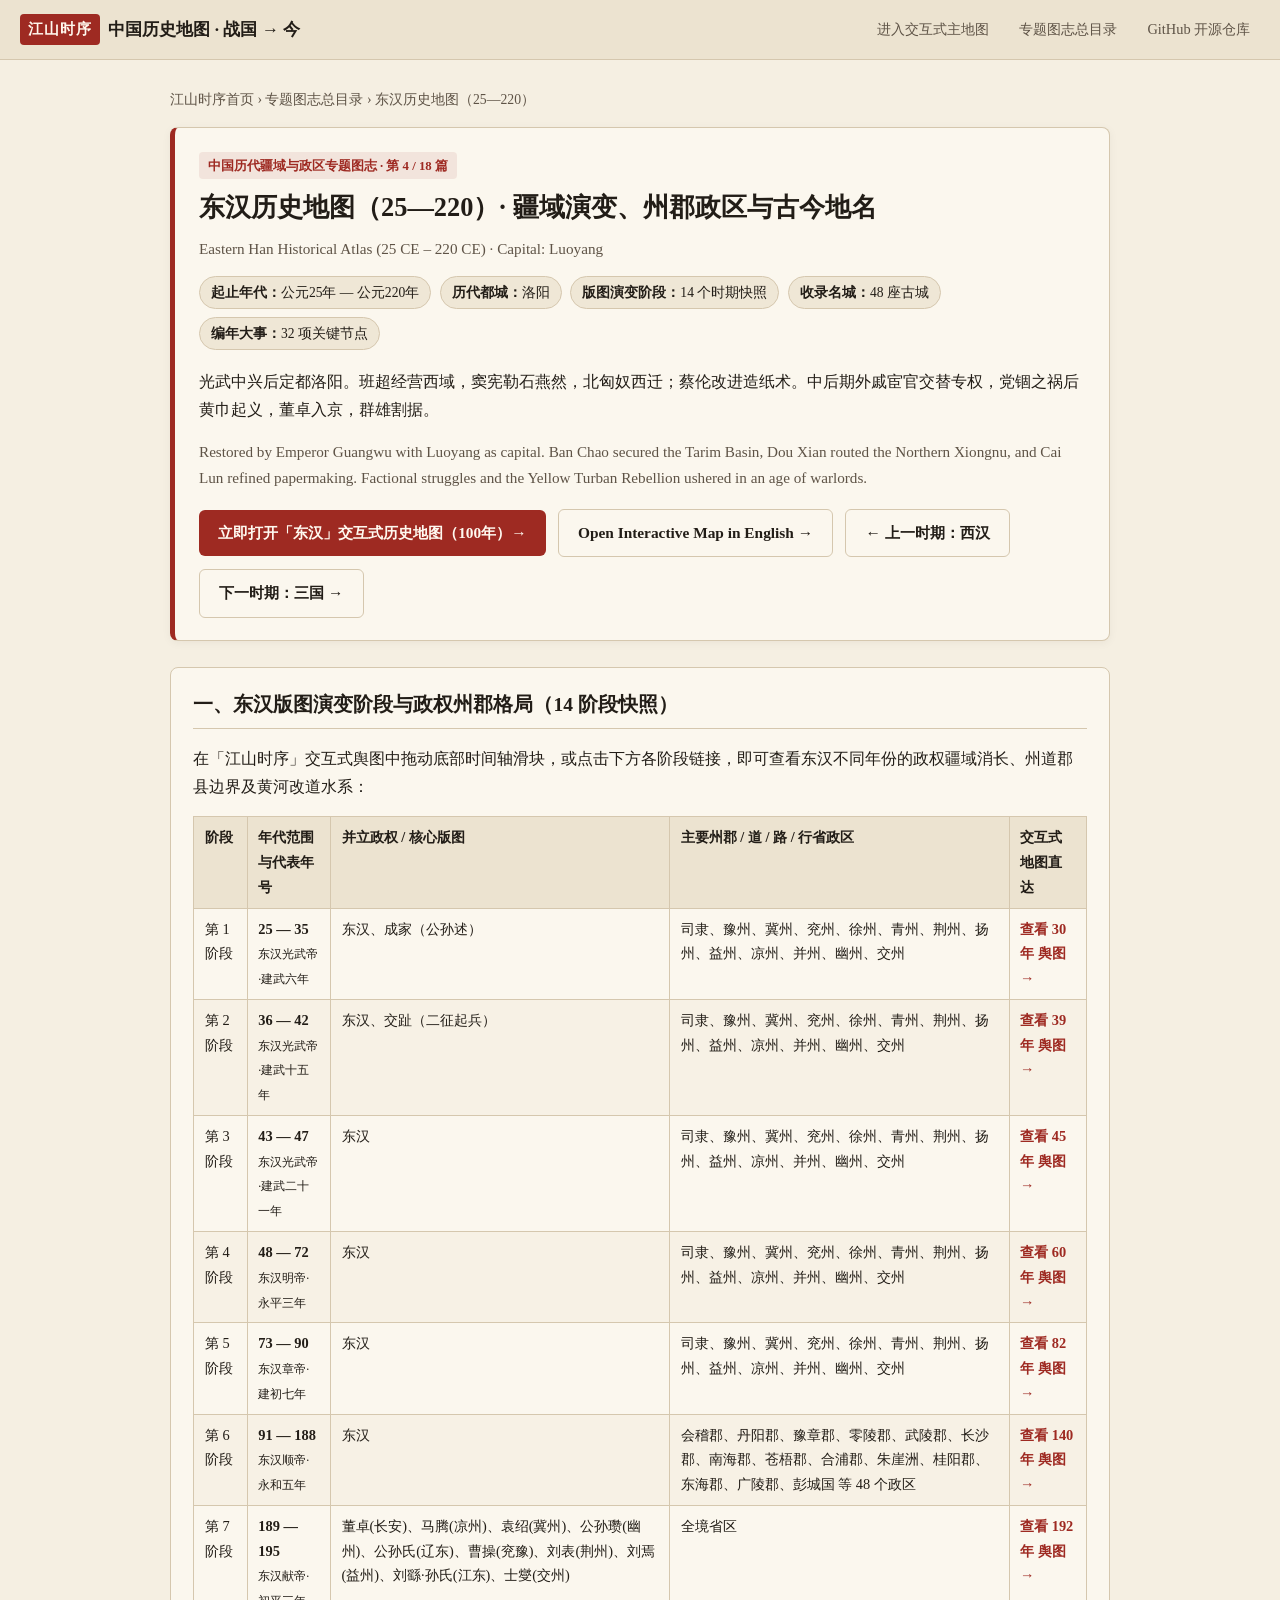
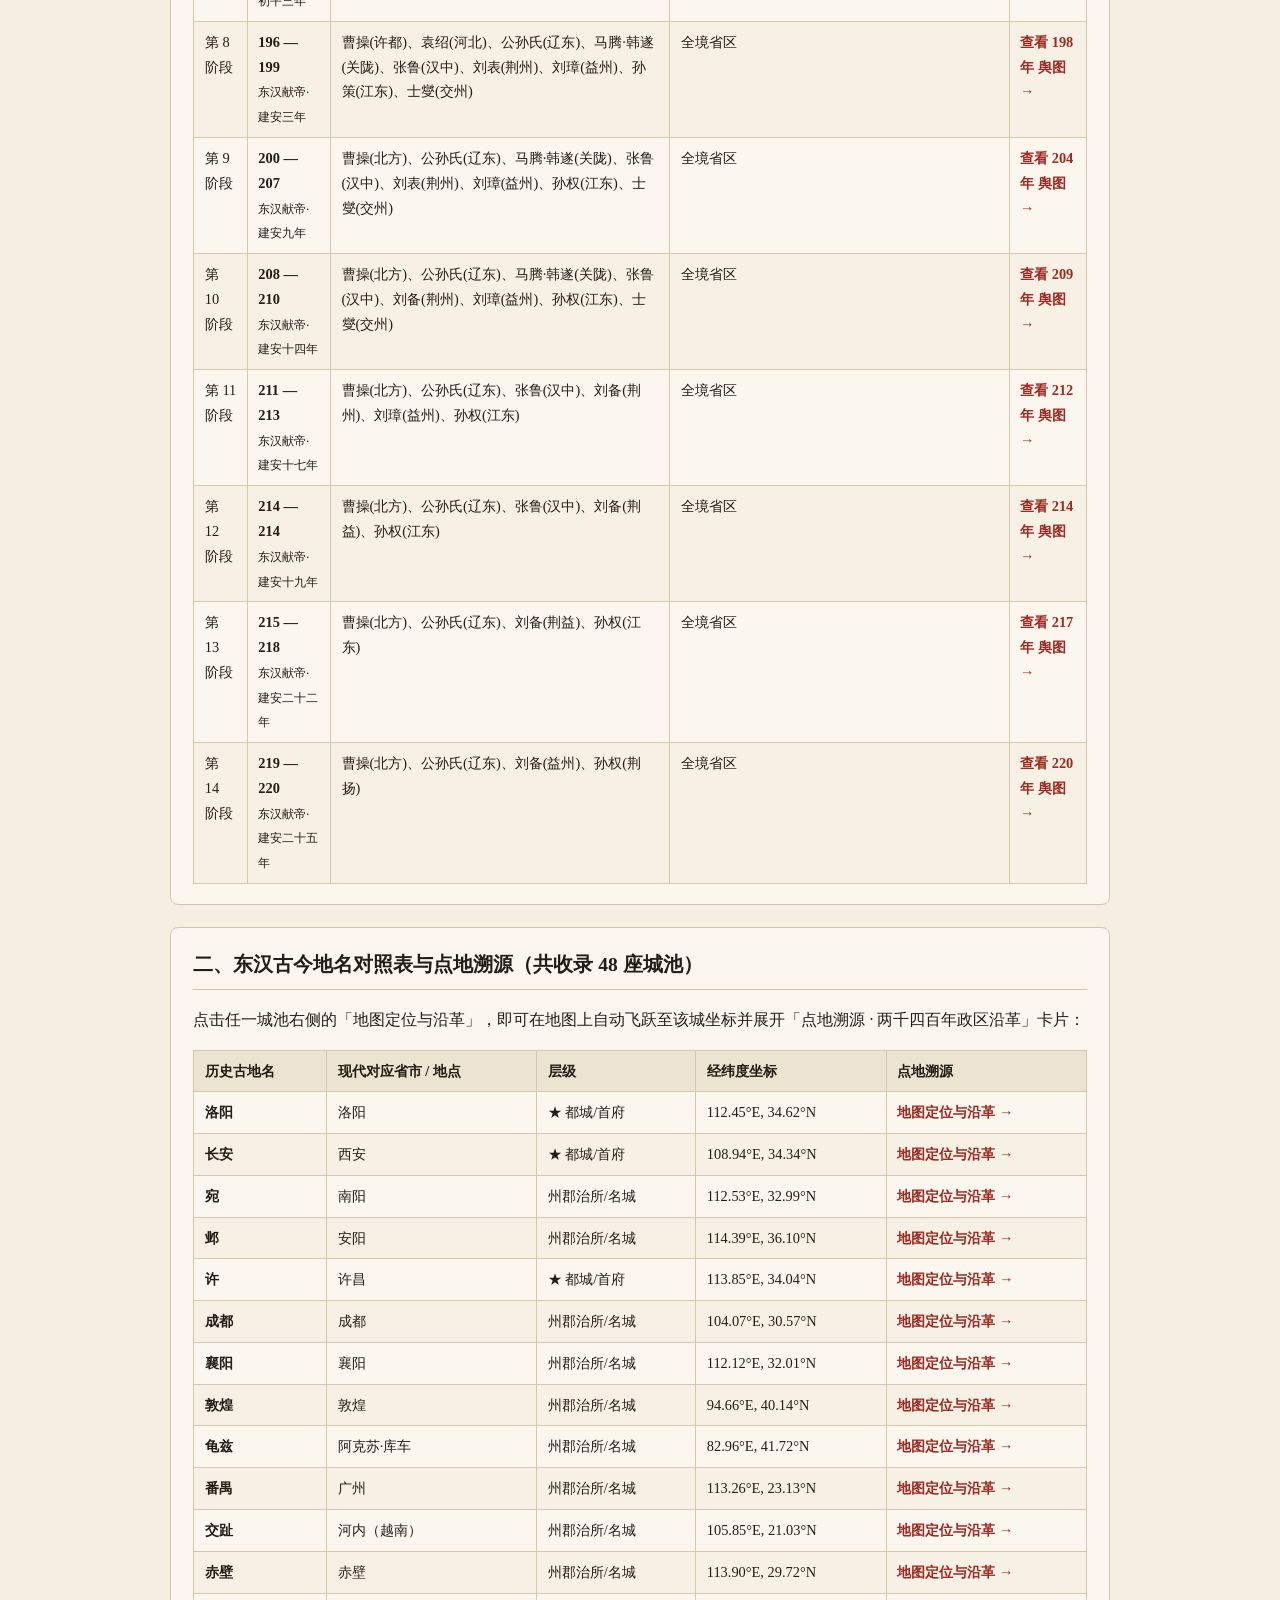
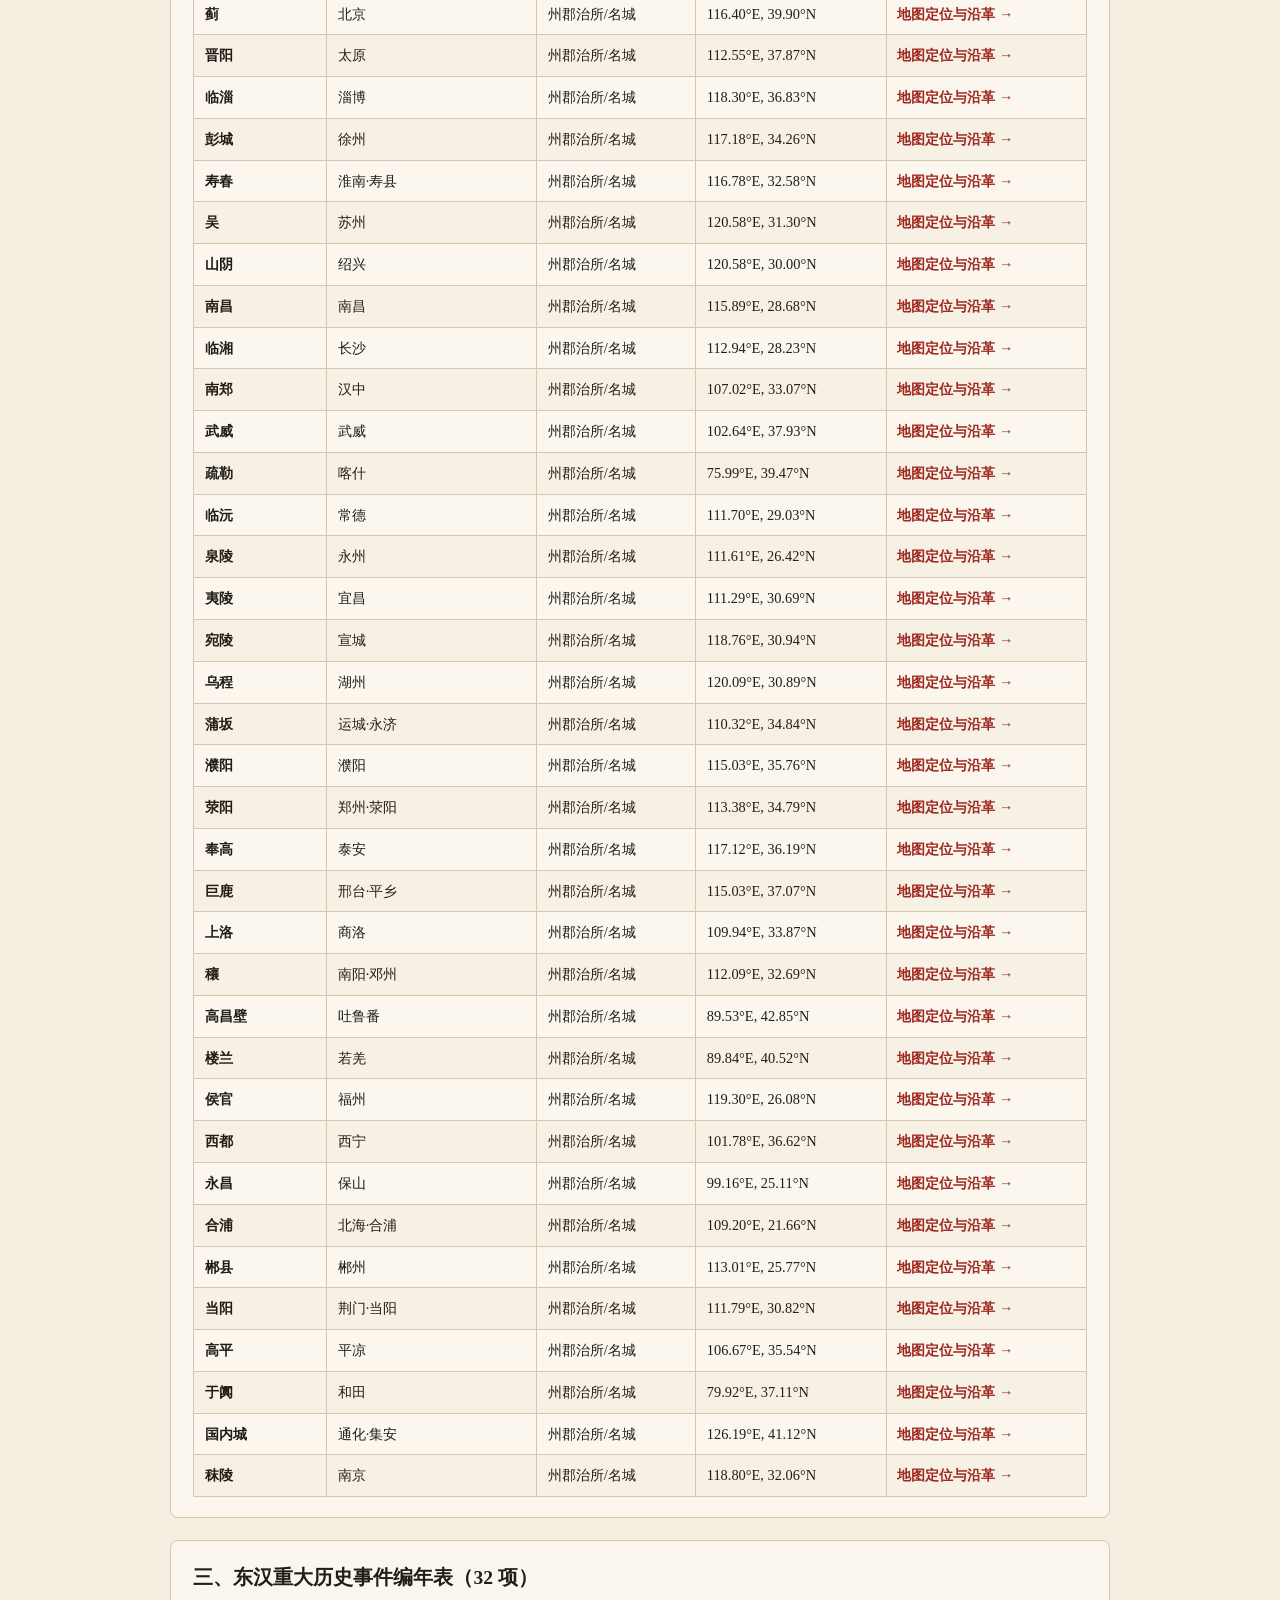
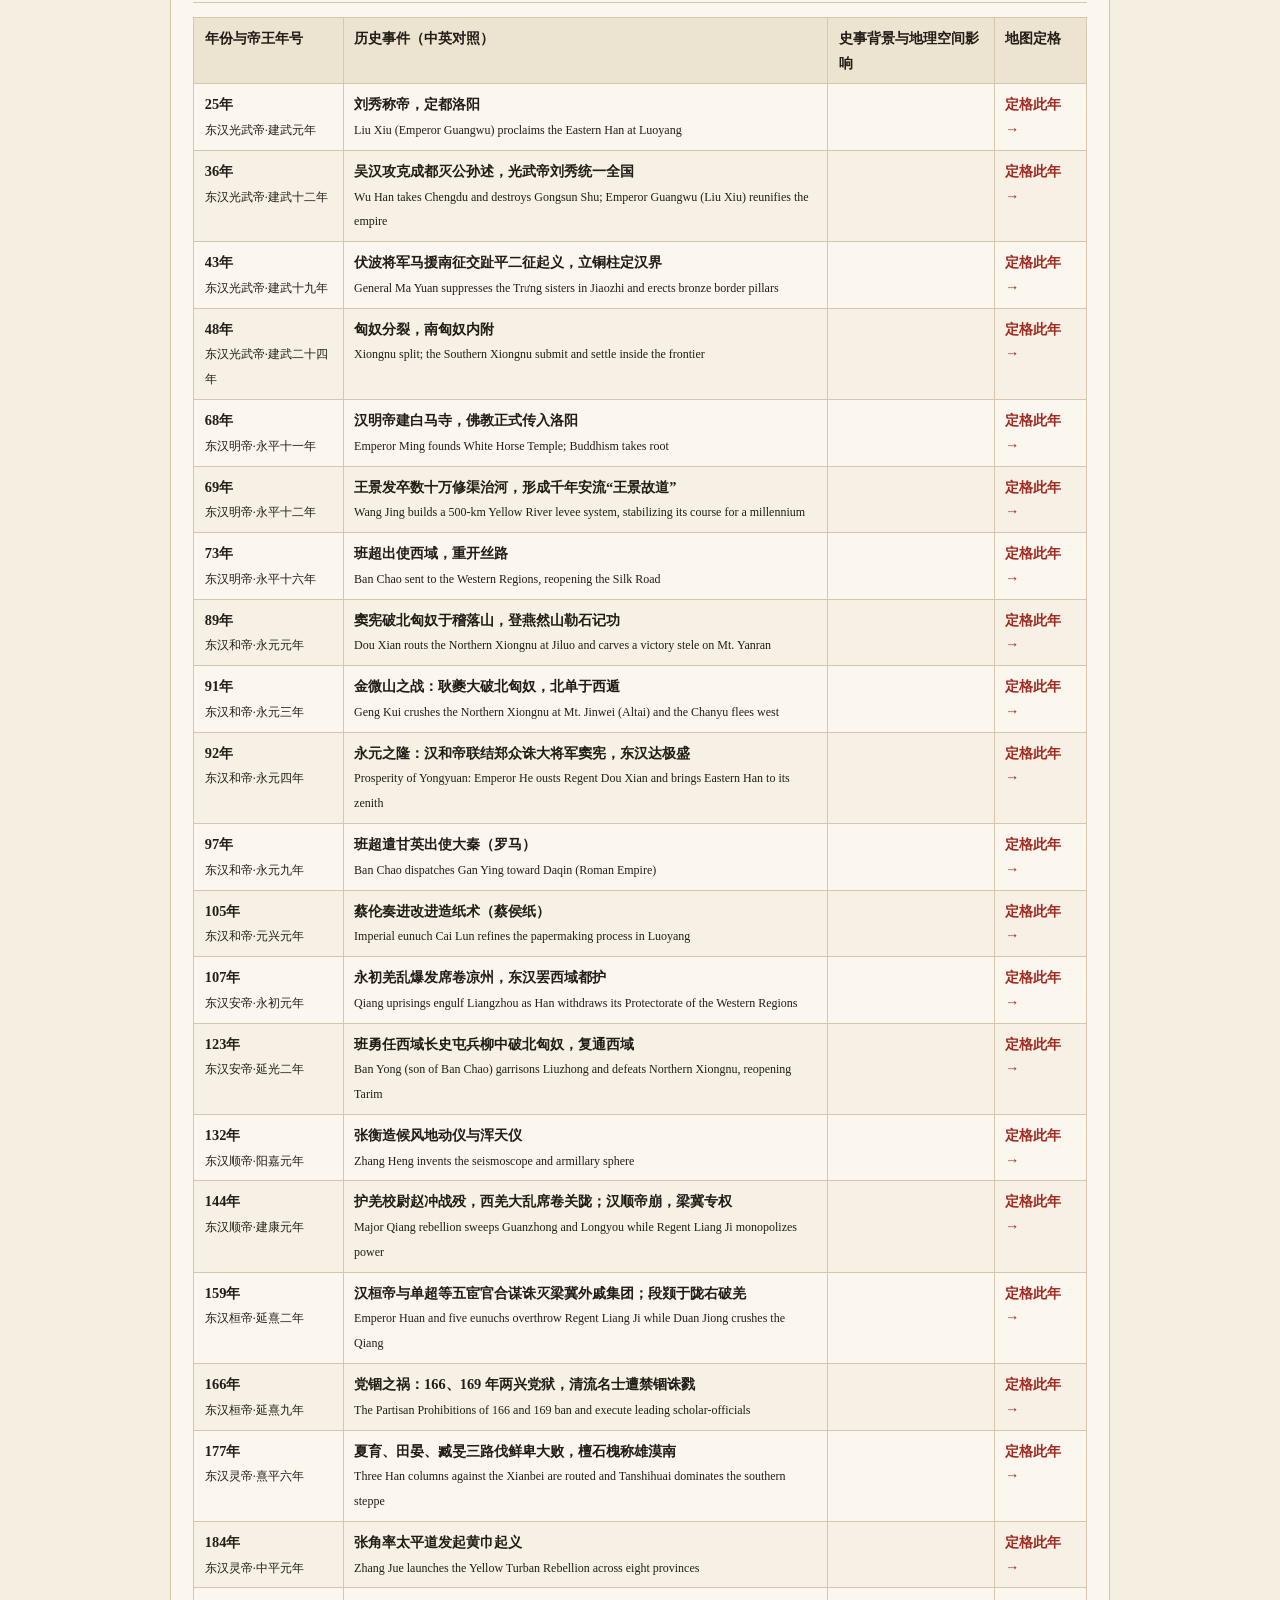
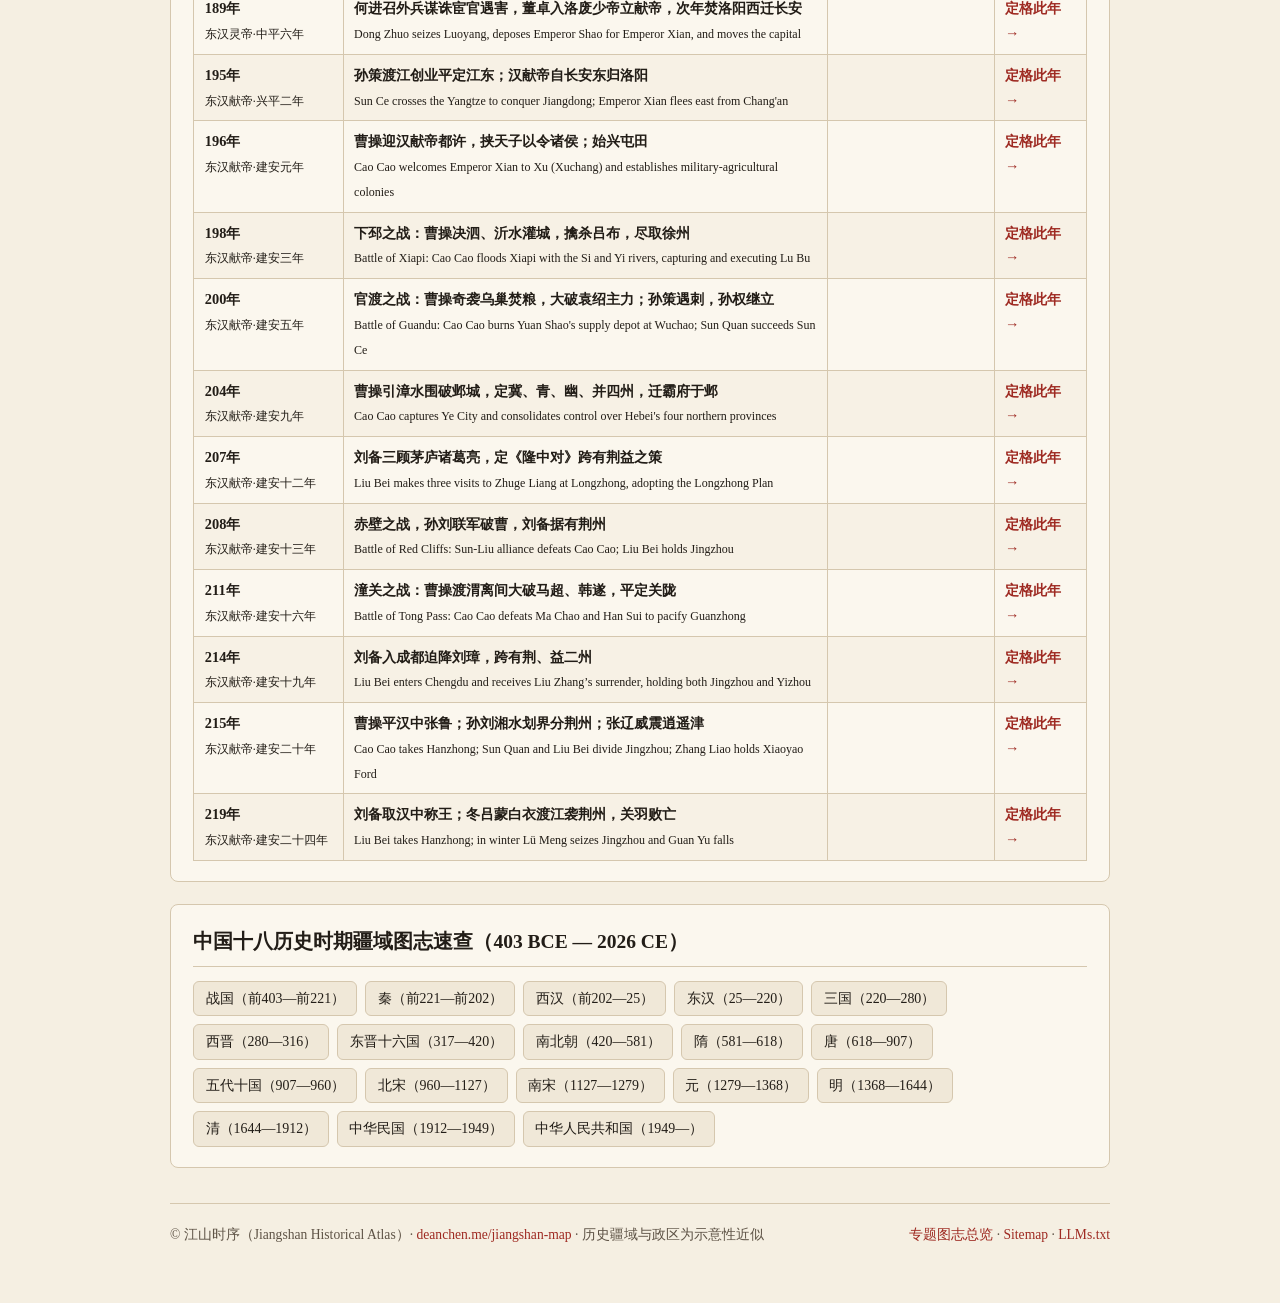
<file: topics/donghan.html>
<!DOCTYPE html>
<html lang="zh-CN">
<head>
  <meta charset="UTF-8" />
  <meta name="viewport" content="width=device-width, initial-scale=1.0" />
  <title>东汉历史地图（25—220 · Eastern Han）· 疆域演变、州郡政区、古今地名对照与重大事件 | 江山时序</title>
  <meta name="description" content="东汉历史地图（公元25年至公元220年，都城：洛阳）：光武中兴后定都洛阳。班超经营西域，窦宪勒石燕然，北匈奴西迁；蔡伦改进造纸术。中后期外戚宦官交替专权，党锢之祸后黄巾起义，董卓入京，群雄割据。 收录14幅多阶段版图快照、48座城池古今地名对照与32项编年重大历史事件。" />
  <meta name="keywords" content="东汉历史地图, 东汉版图疆域, 东汉行政区划州郡, 东汉古今地名对照表, 东汉都城洛阳, Eastern Han historical map, 中国历史地图时间轴, 江山时序" />
  <meta name="author" content="Jiangshan Atlas (江山时序)" />
  <meta name="robots" content="index, follow, max-image-preview:large, max-snippet:-1" />
  <meta name="applicable-device" content="pc,mobile" />
  <meta name="mobile-agent" content="format=html5;url=https://deanchen.me/jiangshan-map/topics/donghan.html" />
  <meta http-equiv="Cache-Control" content="no-transform" />
  <meta http-equiv="Cache-Control" content="no-siteapp" />
  <meta name="theme-color" content="#f5efe2" />
  <link rel="canonical" href="https://deanchen.me/jiangshan-map/topics/donghan.html" />
  <meta property="og:type" content="article" />
  <meta property="og:site_name" content="江山时序 · Jiangshan Historical Atlas" />
  <meta property="og:locale" content="zh_CN" />
  <meta property="og:locale:alternate" content="en_US" />
  <meta property="og:title" content="东汉历史地图（25—220 · Eastern Han）· 疆域演变、州郡政区、古今地名对照与重大事件 | 江山时序" />
  <meta property="og:description" content="东汉历史地图（公元25年至公元220年，都城：洛阳）：光武中兴后定都洛阳。班超经营西域，窦宪勒石燕然，北匈奴西迁；蔡伦改进造纸术。中后期外戚宦官交替专权，党锢之祸后黄巾起义，董卓入京，群雄割据。 收录14幅多阶段版图快照、48座城池古今地名对照与32项编年重大历史事件。" />
  <meta property="og:url" content="https://deanchen.me/jiangshan-map/topics/donghan.html" />
  <meta property="og:image" content="https://deanchen.me/jiangshan-map/assets/og_preview.png" />
  <meta property="og:image:width" content="1200" />
  <meta property="og:image:height" content="630" />
  <meta name="twitter:card" content="summary_large_image" />
  <meta name="twitter:title" content="东汉历史地图（25—220 · Eastern Han）· 疆域演变、州郡政区、古今地名对照与重大事件 | 江山时序" />
  <meta name="twitter:description" content="东汉历史地图（公元25年至公元220年，都城：洛阳）：光武中兴后定都洛阳。班超经营西域，窦宪勒石燕然，北匈奴西迁；蔡伦改进造纸术。中后期外戚宦官交替专权，党锢之祸后黄巾起义，董卓入京，群雄割据。 收录14幅多阶段版图快照、48座城池古今地名对照与32项编年重大历史事件。" />
  <meta name="twitter:image" content="https://deanchen.me/jiangshan-map/assets/og_preview.png" />
  <link rel="icon" type="image/svg+xml" href="../assets/favicon.svg" />
  <script type="application/ld+json">
{
  "@context": "https://schema.org",
  "@graph": [
    {
      "@type": "Article",
      "headline": "东汉历史地图（25—220 · Eastern Han）· 疆域演变、州郡政区、古今地名对照与重大事件 | 江山时序",
      "description": "东汉历史地图（公元25年至公元220年，都城：洛阳）：光武中兴后定都洛阳。班超经营西域，窦宪勒石燕然，北匈奴西迁；蔡伦改进造纸术。中后期外戚宦官交替专权，党锢之祸后黄巾起义，董卓入京，群雄割据。 收录14幅多阶段版图快照、48座城池古今地名对照与32项编年重大历史事件。",
      "url": "https://deanchen.me/jiangshan-map/topics/donghan.html",
      "datePublished": "2026-10-21",
      "dateModified": "2026-10-21",
      "inLanguage": [
        "zh-CN",
        "en"
      ],
      "author": {
        "@type": "Organization",
        "name": "江山时序 (Jiangshan Historical Atlas)",
        "url": "https://deanchen.me/jiangshan-map/"
      },
      "isPartOf": {
        "@type": "WebSite",
        "name": "江山时序 · 中国历史地图",
        "url": "https://deanchen.me/jiangshan-map/"
      }
    },
    {
      "@type": "BreadcrumbList",
      "itemListElement": [
        {
          "@type": "ListItem",
          "position": 1,
          "name": "江山时序首页",
          "item": "https://deanchen.me/jiangshan-map/"
        },
        {
          "@type": "ListItem",
          "position": 2,
          "name": "专题图志总览",
          "item": "https://deanchen.me/jiangshan-map/topics/index.html"
        },
        {
          "@type": "ListItem",
          "position": 3,
          "name": "东汉历史地图（25—220）",
          "item": "https://deanchen.me/jiangshan-map/topics/donghan.html"
        }
      ]
    }
  ]
}
  </script>
  <style>
    :root {
      --bg-paper: #f5efe2;
      --bg-card: #fbf7ee;
      --ink-main: #221d17;
      --ink-muted: #5e5346;
      --cinnabar: #9e2a22;
      --cinnabar-hover: #7d1e17;
      --gold-border: #d5c7ae;
      --accent-teal: #275d52;
    }
    * { box-sizing: border-box; }
    body {
      margin: 0;
      padding: 0;
      background: var(--bg-paper);
      color: var(--ink-main);
      font-family: "Noto Serif SC", "Songti SC", "STSong", "PingFang SC", "Microsoft YaHei", serif;
      line-height: 1.72;
    }
    .top-bar {
      background: #ece3d0;
      border-bottom: 1px solid var(--gold-border);
      padding: 0.75rem 1.25rem;
      display: flex;
      flex-wrap: wrap;
      align-items: center;
      justify-content: space-between;
      gap: 0.75rem;
    }
    .brand-link {
      text-decoration: none;
      color: var(--ink-main);
      display: inline-flex;
      align-items: center;
      gap: 0.55rem;
      font-weight: 700;
      font-size: 1.08rem;
    }
    .seal-badge {
      background: var(--cinnabar);
      color: #fff8ee;
      padding: 0.18rem 0.5rem;
      border-radius: 4px;
      font-size: 0.92rem;
      letter-spacing: 0.06em;
    }
    .top-nav {
      display: flex;
      flex-wrap: wrap;
      gap: 0.65rem;
      font-size: 0.9rem;
    }
    .top-nav a {
      color: var(--ink-muted);
      text-decoration: none;
      padding: 0.25rem 0.55rem;
      border-radius: 4px;
      border: 1px solid transparent;
    }
    .top-nav a:hover {
      color: var(--cinnabar);
      border-color: var(--gold-border);
      background: var(--bg-card);
    }
    main {
      max-width: 980px;
      margin: 0 auto;
      padding: 1.75rem 1.25rem 3.5rem;
    }
    .breadcrumb {
      font-size: 0.86rem;
      color: var(--ink-muted);
      margin-bottom: 1rem;
    }
    .breadcrumb a {
      color: var(--ink-muted);
      text-decoration: none;
    }
    .breadcrumb a:hover { color: var(--cinnabar); text-decoration: underline; }
    .hero-card {
      background: var(--bg-card);
      border: 1px solid var(--gold-border);
      border-left: 5px solid var(--cinnabar);
      border-radius: 8px;
      padding: 1.4rem 1.5rem;
      margin-bottom: 1.6rem;
      box-shadow: 0 2px 10px rgba(34, 29, 23, 0.05);
    }
    .kicker {
      display: inline-block;
      font-size: 0.8rem;
      font-weight: 600;
      color: var(--cinnabar);
      background: rgba(158, 42, 34, 0.09);
      padding: 0.15rem 0.55rem;
      border-radius: 4px;
      margin-bottom: 0.5rem;
    }
    h1 {
      margin: 0.2rem 0 0.6rem;
      font-size: 1.65rem;
      line-height: 1.35;
      color: var(--ink-main);
    }
    .en-sub {
      font-size: 0.95rem;
      color: var(--ink-muted);
      margin: 0 0 0.9rem;
    }
    .meta-pills {
      display: flex;
      flex-wrap: wrap;
      gap: 0.55rem;
      margin: 0.85rem 0 1.15rem;
    }
    .meta-pill {
      background: #efe7d6;
      border: 1px solid var(--gold-border);
      padding: 0.22rem 0.68rem;
      border-radius: 999px;
      font-size: 0.85rem;
      color: var(--ink-main);
    }
    .cta-row {
      display: flex;
      flex-wrap: wrap;
      gap: 0.75rem;
      align-items: center;
      margin-top: 1.1rem;
    }
    .cta-btn {
      display: inline-flex;
      align-items: center;
      gap: 0.45rem;
      background: var(--cinnabar);
      color: #fff9f0;
      text-decoration: none;
      font-weight: 600;
      padding: 0.62rem 1.2rem;
      border-radius: 6px;
      font-size: 0.96rem;
      transition: background 0.15s ease;
    }
    .cta-btn:hover { background: var(--cinnabar-hover); }
    .cta-btn.secondary {
      background: transparent;
      color: var(--ink-main);
      border: 1px solid var(--gold-border);
    }
    .cta-btn.secondary:hover {
      border-color: var(--cinnabar);
      color: var(--cinnabar);
    }
    .section-card {
      background: var(--bg-card);
      border: 1px solid var(--gold-border);
      border-radius: 8px;
      padding: 1.25rem 1.4rem;
      margin-bottom: 1.4rem;
    }
    h2 {
      margin: 0 0 0.85rem;
      font-size: 1.22rem;
      border-bottom: 1px solid var(--gold-border);
      padding-bottom: 0.45rem;
      color: var(--ink-main);
    }
    h3 {
      margin: 1rem 0 0.4rem;
      font-size: 1.05rem;
      color: var(--ink-main);
    }
    blockquote.poem-box {
      margin: 0.9rem 0;
      padding: 0.85rem 1.15rem;
      background: #f2ead9;
      border-left: 4px solid var(--accent-teal);
      border-radius: 4px;
      font-size: 1.04rem;
    }
    blockquote.poem-box cite {
      display: block;
      margin-top: 0.35rem;
      font-size: 0.86rem;
      color: var(--ink-muted);
      font-style: normal;
    }
    .table-wrap {
      width: 100%;
      overflow-x: auto;
      -webkit-overflow-scrolling: touch;
      margin-top: 0.5rem;
    }
    table.data-table {
      width: 100%;
      min-width: 620px;
      border-collapse: collapse;
      font-size: 0.9rem;
    }
    table.data-table th,
    table.data-table td {
      border: 1px solid var(--gold-border);
      padding: 0.5rem 0.65rem;
      text-align: left;
      vertical-align: top;
    }
    table.data-table th {
      background: #ece3d0;
      font-weight: 600;
    }
    table.data-table tr:nth-child(even) td {
      background: rgba(236, 227, 208, 0.32);
    }
    table.data-table a {
      color: var(--cinnabar);
      text-decoration: none;
      font-weight: 600;
    }
    table.data-table a:hover { text-decoration: underline; }
    .chip-grid {
      display: flex;
      flex-wrap: wrap;
      gap: 0.5rem;
      margin-top: 0.6rem;
    }
    .chip-link {
      display: inline-block;
      background: #f0e8d8;
      border: 1px solid var(--gold-border);
      color: var(--ink-main);
      text-decoration: none;
      padding: 0.3rem 0.7rem;
      border-radius: 6px;
      font-size: 0.87rem;
    }
    .chip-link:hover {
      border-color: var(--cinnabar);
      color: var(--cinnabar);
      background: #fffdf8;
    }
    .stop-card {
      border: 1px solid var(--gold-border);
      border-radius: 6px;
      padding: 0.9rem 1.05rem;
      margin-bottom: 0.85rem;
      background: #fdfaf3;
    }
    .stop-header {
      display: flex;
      flex-wrap: wrap;
      justify-content: space-between;
      align-items: baseline;
      gap: 0.5rem;
      margin-bottom: 0.35rem;
    }
    .stop-badge {
      background: var(--cinnabar);
      color: #fff;
      font-size: 0.78rem;
      padding: 0.1rem 0.45rem;
      border-radius: 4px;
      margin-right: 0.4rem;
    }
    footer.page-footer {
      margin-top: 2.2rem;
      padding-top: 1.2rem;
      border-top: 1px solid var(--gold-border);
      font-size: 0.85rem;
      color: var(--ink-muted);
      display: flex;
      flex-wrap: wrap;
      justify-content: space-between;
      gap: 0.75rem;
    }
    footer.page-footer a {
      color: var(--cinnabar);
      text-decoration: none;
    }
  </style>
  <script defer src="https://events.vercount.one/js"></script>
  <script defer src="https://static.cloudflareinsights.com/beacon.min.js" data-cf-beacon='{"token": "dc645937f75341b2a7416bd1fb81b635"}'></script>
</head>
<body>
  <header class="top-bar">
    <a class="brand-link" href="https://deanchen.me/jiangshan-map/">
      <span class="seal-badge">江山时序</span>
      <span>中国历史地图 · 战国 → 今</span>
    </a>
    <nav class="top-nav" aria-label="专题图志导航">
      <a href="https://deanchen.me/jiangshan-map/">进入交互式主地图</a>
      <a href="https://deanchen.me/jiangshan-map/topics/index.html">专题图志总目录</a>
      <a href="https://github.com/DeanChensj/jiangshan-map" target="_blank" rel="noopener noreferrer">GitHub 开源仓库</a>
    </nav>
  </header>
  <main>
    <nav class="breadcrumb" aria-label="面包屑导航">
      <a href="https://deanchen.me/jiangshan-map/">江山时序首页</a> &rsaquo;
      <a href="https://deanchen.me/jiangshan-map/topics/index.html">专题图志总目录</a> &rsaquo;
      <span>东汉历史地图（25—220）</span>
    </nav>

    <article class="hero-card">
      <span class="kicker">中国历代疆域与政区专题图志 · 第 4 / 18 篇</span>
      <h1>东汉历史地图（25—220）· 疆域演变、州郡政区与古今地名</h1>
      <p class="en-sub">Eastern Han Historical Atlas (25 CE – 220 CE) · Capital: Luoyang</p>
      <div class="meta-pills">
        <span class="meta-pill"><strong>起止年代：</strong>公元25年 — 公元220年</span>
        <span class="meta-pill"><strong>历代都城：</strong>洛阳</span>
        <span class="meta-pill"><strong>版图演变阶段：</strong>14 个时期快照</span>
        <span class="meta-pill"><strong>收录名城：</strong>48 座古城</span>
        <span class="meta-pill"><strong>编年大事：</strong>32 项关键节点</span>
      </div>
      <p>光武中兴后定都洛阳。班超经营西域，窦宪勒石燕然，北匈奴西迁；蔡伦改进造纸术。中后期外戚宦官交替专权，党锢之祸后黄巾起义，董卓入京，群雄割据。</p>
      <p class="en-sub">Restored by Emperor Guangwu with Luoyang as capital. Ban Chao secured the Tarim Basin, Dou Xian routed the Northern Xiongnu, and Cai Lun refined papermaking. Factional struggles and the Yellow Turban Rebellion ushered in an age of warlords.</p>
      <div class="cta-row">
        <a class="cta-btn" href="https://deanchen.me/jiangshan-map/?year=100">立即打开「东汉」交互式历史地图（100年）&rarr;</a>
        <a class="cta-btn secondary" href="https://deanchen.me/jiangshan-map/?year=100&amp;lang=en">Open Interactive Map in English &rarr;</a>
        <a class="cta-btn secondary" href="https://deanchen.me/jiangshan-map/topics/xihan.html">&larr; 上一时期：西汉</a>
        <a class="cta-btn secondary" href="https://deanchen.me/jiangshan-map/topics/sanguo.html">下一时期：三国 &rarr;</a>
      </div>
    </article>

    <section class="section-card">
      <h2>一、东汉版图演变阶段与政权州郡格局（14 阶段快照）</h2>
      <p>在「江山时序」交互式舆图中拖动底部时间轴滑块，或点击下方各阶段链接，即可查看东汉不同年份的政权疆域消长、州道郡县边界及黄河改道水系：</p>
      <div class="table-wrap">
        <table class="data-table">
          <thead>
            <tr>
              <th>阶段</th>
              <th>年代范围与代表年号</th>
              <th>并立政权 / 核心版图</th>
              <th>主要州郡 / 道 / 路 / 行省政区</th>
              <th>交互式地图直达</th>
            </tr>
          </thead>
          <tbody>
          <tr>
            <td>第 1 阶段</td>
            <td><strong>25 — 35</strong><br/><small>东汉光武帝·建武六年</small></td>
            <td>东汉、成家（公孙述）</td>
            <td>司隶、豫州、冀州、兖州、徐州、青州、荆州、扬州、益州、凉州、并州、幽州、交州</td>
            <td><a href="https://deanchen.me/jiangshan-map/?year=30">查看 30年 舆图 →</a></td>
          </tr>
          <tr>
            <td>第 2 阶段</td>
            <td><strong>36 — 42</strong><br/><small>东汉光武帝·建武十五年</small></td>
            <td>东汉、交趾（二征起兵）</td>
            <td>司隶、豫州、冀州、兖州、徐州、青州、荆州、扬州、益州、凉州、并州、幽州、交州</td>
            <td><a href="https://deanchen.me/jiangshan-map/?year=39">查看 39年 舆图 →</a></td>
          </tr>
          <tr>
            <td>第 3 阶段</td>
            <td><strong>43 — 47</strong><br/><small>东汉光武帝·建武二十一年</small></td>
            <td>东汉</td>
            <td>司隶、豫州、冀州、兖州、徐州、青州、荆州、扬州、益州、凉州、并州、幽州、交州</td>
            <td><a href="https://deanchen.me/jiangshan-map/?year=45">查看 45年 舆图 →</a></td>
          </tr>
          <tr>
            <td>第 4 阶段</td>
            <td><strong>48 — 72</strong><br/><small>东汉明帝·永平三年</small></td>
            <td>东汉</td>
            <td>司隶、豫州、冀州、兖州、徐州、青州、荆州、扬州、益州、凉州、并州、幽州、交州</td>
            <td><a href="https://deanchen.me/jiangshan-map/?year=60">查看 60年 舆图 →</a></td>
          </tr>
          <tr>
            <td>第 5 阶段</td>
            <td><strong>73 — 90</strong><br/><small>东汉章帝·建初七年</small></td>
            <td>东汉</td>
            <td>司隶、豫州、冀州、兖州、徐州、青州、荆州、扬州、益州、凉州、并州、幽州、交州</td>
            <td><a href="https://deanchen.me/jiangshan-map/?year=82">查看 82年 舆图 →</a></td>
          </tr>
          <tr>
            <td>第 6 阶段</td>
            <td><strong>91 — 188</strong><br/><small>东汉顺帝·永和五年</small></td>
            <td>东汉</td>
            <td>会稽郡、丹阳郡、豫章郡、零陵郡、武陵郡、长沙郡、南海郡、苍梧郡、合浦郡、朱崖洲、桂阳郡、东海郡、广陵郡、彭城国 等 48 个政区</td>
            <td><a href="https://deanchen.me/jiangshan-map/?year=140">查看 140年 舆图 →</a></td>
          </tr>
          <tr>
            <td>第 7 阶段</td>
            <td><strong>189 — 195</strong><br/><small>东汉献帝·初平三年</small></td>
            <td>董卓(长安)、马腾(凉州)、袁绍(冀州)、公孙瓒(幽州)、公孙氏(辽东)、曹操(兖豫)、刘表(荆州)、刘焉(益州)、刘繇·孙氏(江东)、士燮(交州)</td>
            <td>全境省区</td>
            <td><a href="https://deanchen.me/jiangshan-map/?year=192">查看 192年 舆图 →</a></td>
          </tr>
          <tr>
            <td>第 8 阶段</td>
            <td><strong>196 — 199</strong><br/><small>东汉献帝·建安三年</small></td>
            <td>曹操(许都)、袁绍(河北)、公孙氏(辽东)、马腾·韩遂(关陇)、张鲁(汉中)、刘表(荆州)、刘璋(益州)、孙策(江东)、士燮(交州)</td>
            <td>全境省区</td>
            <td><a href="https://deanchen.me/jiangshan-map/?year=198">查看 198年 舆图 →</a></td>
          </tr>
          <tr>
            <td>第 9 阶段</td>
            <td><strong>200 — 207</strong><br/><small>东汉献帝·建安九年</small></td>
            <td>曹操(北方)、公孙氏(辽东)、马腾·韩遂(关陇)、张鲁(汉中)、刘表(荆州)、刘璋(益州)、孙权(江东)、士燮(交州)</td>
            <td>全境省区</td>
            <td><a href="https://deanchen.me/jiangshan-map/?year=204">查看 204年 舆图 →</a></td>
          </tr>
          <tr>
            <td>第 10 阶段</td>
            <td><strong>208 — 210</strong><br/><small>东汉献帝·建安十四年</small></td>
            <td>曹操(北方)、公孙氏(辽东)、马腾·韩遂(关陇)、张鲁(汉中)、刘备(荆州)、刘璋(益州)、孙权(江东)、士燮(交州)</td>
            <td>全境省区</td>
            <td><a href="https://deanchen.me/jiangshan-map/?year=209">查看 209年 舆图 →</a></td>
          </tr>
          <tr>
            <td>第 11 阶段</td>
            <td><strong>211 — 213</strong><br/><small>东汉献帝·建安十七年</small></td>
            <td>曹操(北方)、公孙氏(辽东)、张鲁(汉中)、刘备(荆州)、刘璋(益州)、孙权(江东)</td>
            <td>全境省区</td>
            <td><a href="https://deanchen.me/jiangshan-map/?year=212">查看 212年 舆图 →</a></td>
          </tr>
          <tr>
            <td>第 12 阶段</td>
            <td><strong>214 — 214</strong><br/><small>东汉献帝·建安十九年</small></td>
            <td>曹操(北方)、公孙氏(辽东)、张鲁(汉中)、刘备(荆益)、孙权(江东)</td>
            <td>全境省区</td>
            <td><a href="https://deanchen.me/jiangshan-map/?year=214">查看 214年 舆图 →</a></td>
          </tr>
          <tr>
            <td>第 13 阶段</td>
            <td><strong>215 — 218</strong><br/><small>东汉献帝·建安二十二年</small></td>
            <td>曹操(北方)、公孙氏(辽东)、刘备(荆益)、孙权(江东)</td>
            <td>全境省区</td>
            <td><a href="https://deanchen.me/jiangshan-map/?year=217">查看 217年 舆图 →</a></td>
          </tr>
          <tr>
            <td>第 14 阶段</td>
            <td><strong>219 — 220</strong><br/><small>东汉献帝·建安二十五年</small></td>
            <td>曹操(北方)、公孙氏(辽东)、刘备(益州)、孙权(荆扬)</td>
            <td>全境省区</td>
            <td><a href="https://deanchen.me/jiangshan-map/?year=220">查看 220年 舆图 →</a></td>
          </tr>
          </tbody>
        </table>
      </div>
    </section>

    <section class="section-card">
      <h2>二、东汉古今地名对照表与点地溯源（共收录 48 座城池）</h2>
      <p>点击任一城池右侧的「地图定位与沿革」，即可在地图上自动飞跃至该城坐标并展开「点地溯源 · 两千四百年政区沿革」卡片：</p>
      <div class="table-wrap">
        <table class="data-table">
          <thead>
            <tr>
              <th>历史古地名</th>
              <th>现代对应省市 / 地点</th>
              <th>层级</th>
              <th>经纬度坐标</th>
              <th>点地溯源</th>
            </tr>
          </thead>
          <tbody>
          <tr>
            <td><strong>洛阳</strong></td>
            <td>洛阳</td>
            <td>★ 都城/首府</td>
            <td>112.45°E, 34.62°N</td>
            <td><a href="https://deanchen.me/jiangshan-map/?year=100&amp;place=%E6%B4%9B%E9%98%B3">地图定位与沿革 →</a></td>
          </tr>
          <tr>
            <td><strong>长安</strong></td>
            <td>西安</td>
            <td>★ 都城/首府</td>
            <td>108.94°E, 34.34°N</td>
            <td><a href="https://deanchen.me/jiangshan-map/?year=100&amp;place=%E9%95%BF%E5%AE%89">地图定位与沿革 →</a></td>
          </tr>
          <tr>
            <td><strong>宛</strong></td>
            <td>南阳</td>
            <td>州郡治所/名城</td>
            <td>112.53°E, 32.99°N</td>
            <td><a href="https://deanchen.me/jiangshan-map/?year=100&amp;place=%E5%AE%9B">地图定位与沿革 →</a></td>
          </tr>
          <tr>
            <td><strong>邺</strong></td>
            <td>安阳</td>
            <td>州郡治所/名城</td>
            <td>114.39°E, 36.10°N</td>
            <td><a href="https://deanchen.me/jiangshan-map/?year=100&amp;place=%E9%82%BA">地图定位与沿革 →</a></td>
          </tr>
          <tr>
            <td><strong>许</strong></td>
            <td>许昌</td>
            <td>★ 都城/首府</td>
            <td>113.85°E, 34.04°N</td>
            <td><a href="https://deanchen.me/jiangshan-map/?year=100&amp;place=%E8%AE%B8">地图定位与沿革 →</a></td>
          </tr>
          <tr>
            <td><strong>成都</strong></td>
            <td>成都</td>
            <td>州郡治所/名城</td>
            <td>104.07°E, 30.57°N</td>
            <td><a href="https://deanchen.me/jiangshan-map/?year=100&amp;place=%E6%88%90%E9%83%BD">地图定位与沿革 →</a></td>
          </tr>
          <tr>
            <td><strong>襄阳</strong></td>
            <td>襄阳</td>
            <td>州郡治所/名城</td>
            <td>112.12°E, 32.01°N</td>
            <td><a href="https://deanchen.me/jiangshan-map/?year=100&amp;place=%E8%A5%84%E9%98%B3">地图定位与沿革 →</a></td>
          </tr>
          <tr>
            <td><strong>敦煌</strong></td>
            <td>敦煌</td>
            <td>州郡治所/名城</td>
            <td>94.66°E, 40.14°N</td>
            <td><a href="https://deanchen.me/jiangshan-map/?year=100&amp;place=%E6%95%A6%E7%85%8C">地图定位与沿革 →</a></td>
          </tr>
          <tr>
            <td><strong>龟兹</strong></td>
            <td>阿克苏·库车</td>
            <td>州郡治所/名城</td>
            <td>82.96°E, 41.72°N</td>
            <td><a href="https://deanchen.me/jiangshan-map/?year=100&amp;place=%E9%BE%9F%E5%85%B9">地图定位与沿革 →</a></td>
          </tr>
          <tr>
            <td><strong>番禺</strong></td>
            <td>广州</td>
            <td>州郡治所/名城</td>
            <td>113.26°E, 23.13°N</td>
            <td><a href="https://deanchen.me/jiangshan-map/?year=100&amp;place=%E7%95%AA%E7%A6%BA">地图定位与沿革 →</a></td>
          </tr>
          <tr>
            <td><strong>交趾</strong></td>
            <td>河内（越南）</td>
            <td>州郡治所/名城</td>
            <td>105.85°E, 21.03°N</td>
            <td><a href="https://deanchen.me/jiangshan-map/?year=100&amp;place=%E4%BA%A4%E8%B6%BE">地图定位与沿革 →</a></td>
          </tr>
          <tr>
            <td><strong>赤壁</strong></td>
            <td>赤壁</td>
            <td>州郡治所/名城</td>
            <td>113.90°E, 29.72°N</td>
            <td><a href="https://deanchen.me/jiangshan-map/?year=100&amp;place=%E8%B5%A4%E5%A3%81">地图定位与沿革 →</a></td>
          </tr>
          <tr>
            <td><strong>蓟</strong></td>
            <td>北京</td>
            <td>州郡治所/名城</td>
            <td>116.40°E, 39.90°N</td>
            <td><a href="https://deanchen.me/jiangshan-map/?year=100&amp;place=%E8%93%9F">地图定位与沿革 →</a></td>
          </tr>
          <tr>
            <td><strong>晋阳</strong></td>
            <td>太原</td>
            <td>州郡治所/名城</td>
            <td>112.55°E, 37.87°N</td>
            <td><a href="https://deanchen.me/jiangshan-map/?year=100&amp;place=%E6%99%8B%E9%98%B3">地图定位与沿革 →</a></td>
          </tr>
          <tr>
            <td><strong>临淄</strong></td>
            <td>淄博</td>
            <td>州郡治所/名城</td>
            <td>118.30°E, 36.83°N</td>
            <td><a href="https://deanchen.me/jiangshan-map/?year=100&amp;place=%E4%B8%B4%E6%B7%84">地图定位与沿革 →</a></td>
          </tr>
          <tr>
            <td><strong>彭城</strong></td>
            <td>徐州</td>
            <td>州郡治所/名城</td>
            <td>117.18°E, 34.26°N</td>
            <td><a href="https://deanchen.me/jiangshan-map/?year=100&amp;place=%E5%BD%AD%E5%9F%8E">地图定位与沿革 →</a></td>
          </tr>
          <tr>
            <td><strong>寿春</strong></td>
            <td>淮南·寿县</td>
            <td>州郡治所/名城</td>
            <td>116.78°E, 32.58°N</td>
            <td><a href="https://deanchen.me/jiangshan-map/?year=100&amp;place=%E5%AF%BF%E6%98%A5">地图定位与沿革 →</a></td>
          </tr>
          <tr>
            <td><strong>吴</strong></td>
            <td>苏州</td>
            <td>州郡治所/名城</td>
            <td>120.58°E, 31.30°N</td>
            <td><a href="https://deanchen.me/jiangshan-map/?year=100&amp;place=%E5%90%B4">地图定位与沿革 →</a></td>
          </tr>
          <tr>
            <td><strong>山阴</strong></td>
            <td>绍兴</td>
            <td>州郡治所/名城</td>
            <td>120.58°E, 30.00°N</td>
            <td><a href="https://deanchen.me/jiangshan-map/?year=100&amp;place=%E5%B1%B1%E9%98%B4">地图定位与沿革 →</a></td>
          </tr>
          <tr>
            <td><strong>南昌</strong></td>
            <td>南昌</td>
            <td>州郡治所/名城</td>
            <td>115.89°E, 28.68°N</td>
            <td><a href="https://deanchen.me/jiangshan-map/?year=100&amp;place=%E5%8D%97%E6%98%8C">地图定位与沿革 →</a></td>
          </tr>
          <tr>
            <td><strong>临湘</strong></td>
            <td>长沙</td>
            <td>州郡治所/名城</td>
            <td>112.94°E, 28.23°N</td>
            <td><a href="https://deanchen.me/jiangshan-map/?year=100&amp;place=%E4%B8%B4%E6%B9%98">地图定位与沿革 →</a></td>
          </tr>
          <tr>
            <td><strong>南郑</strong></td>
            <td>汉中</td>
            <td>州郡治所/名城</td>
            <td>107.02°E, 33.07°N</td>
            <td><a href="https://deanchen.me/jiangshan-map/?year=100&amp;place=%E5%8D%97%E9%83%91">地图定位与沿革 →</a></td>
          </tr>
          <tr>
            <td><strong>武威</strong></td>
            <td>武威</td>
            <td>州郡治所/名城</td>
            <td>102.64°E, 37.93°N</td>
            <td><a href="https://deanchen.me/jiangshan-map/?year=100&amp;place=%E6%AD%A6%E5%A8%81">地图定位与沿革 →</a></td>
          </tr>
          <tr>
            <td><strong>疏勒</strong></td>
            <td>喀什</td>
            <td>州郡治所/名城</td>
            <td>75.99°E, 39.47°N</td>
            <td><a href="https://deanchen.me/jiangshan-map/?year=100&amp;place=%E7%96%8F%E5%8B%92">地图定位与沿革 →</a></td>
          </tr>
          <tr>
            <td><strong>临沅</strong></td>
            <td>常德</td>
            <td>州郡治所/名城</td>
            <td>111.70°E, 29.03°N</td>
            <td><a href="https://deanchen.me/jiangshan-map/?year=100&amp;place=%E4%B8%B4%E6%B2%85">地图定位与沿革 →</a></td>
          </tr>
          <tr>
            <td><strong>泉陵</strong></td>
            <td>永州</td>
            <td>州郡治所/名城</td>
            <td>111.61°E, 26.42°N</td>
            <td><a href="https://deanchen.me/jiangshan-map/?year=100&amp;place=%E6%B3%89%E9%99%B5">地图定位与沿革 →</a></td>
          </tr>
          <tr>
            <td><strong>夷陵</strong></td>
            <td>宜昌</td>
            <td>州郡治所/名城</td>
            <td>111.29°E, 30.69°N</td>
            <td><a href="https://deanchen.me/jiangshan-map/?year=100&amp;place=%E5%A4%B7%E9%99%B5">地图定位与沿革 →</a></td>
          </tr>
          <tr>
            <td><strong>宛陵</strong></td>
            <td>宣城</td>
            <td>州郡治所/名城</td>
            <td>118.76°E, 30.94°N</td>
            <td><a href="https://deanchen.me/jiangshan-map/?year=100&amp;place=%E5%AE%9B%E9%99%B5">地图定位与沿革 →</a></td>
          </tr>
          <tr>
            <td><strong>乌程</strong></td>
            <td>湖州</td>
            <td>州郡治所/名城</td>
            <td>120.09°E, 30.89°N</td>
            <td><a href="https://deanchen.me/jiangshan-map/?year=100&amp;place=%E4%B9%8C%E7%A8%8B">地图定位与沿革 →</a></td>
          </tr>
          <tr>
            <td><strong>蒲坂</strong></td>
            <td>运城·永济</td>
            <td>州郡治所/名城</td>
            <td>110.32°E, 34.84°N</td>
            <td><a href="https://deanchen.me/jiangshan-map/?year=100&amp;place=%E8%92%B2%E5%9D%82">地图定位与沿革 →</a></td>
          </tr>
          <tr>
            <td><strong>濮阳</strong></td>
            <td>濮阳</td>
            <td>州郡治所/名城</td>
            <td>115.03°E, 35.76°N</td>
            <td><a href="https://deanchen.me/jiangshan-map/?year=100&amp;place=%E6%BF%AE%E9%98%B3">地图定位与沿革 →</a></td>
          </tr>
          <tr>
            <td><strong>荥阳</strong></td>
            <td>郑州·荥阳</td>
            <td>州郡治所/名城</td>
            <td>113.38°E, 34.79°N</td>
            <td><a href="https://deanchen.me/jiangshan-map/?year=100&amp;place=%E8%8D%A5%E9%98%B3">地图定位与沿革 →</a></td>
          </tr>
          <tr>
            <td><strong>奉高</strong></td>
            <td>泰安</td>
            <td>州郡治所/名城</td>
            <td>117.12°E, 36.19°N</td>
            <td><a href="https://deanchen.me/jiangshan-map/?year=100&amp;place=%E5%A5%89%E9%AB%98">地图定位与沿革 →</a></td>
          </tr>
          <tr>
            <td><strong>巨鹿</strong></td>
            <td>邢台·平乡</td>
            <td>州郡治所/名城</td>
            <td>115.03°E, 37.07°N</td>
            <td><a href="https://deanchen.me/jiangshan-map/?year=100&amp;place=%E5%B7%A8%E9%B9%BF">地图定位与沿革 →</a></td>
          </tr>
          <tr>
            <td><strong>上洛</strong></td>
            <td>商洛</td>
            <td>州郡治所/名城</td>
            <td>109.94°E, 33.87°N</td>
            <td><a href="https://deanchen.me/jiangshan-map/?year=100&amp;place=%E4%B8%8A%E6%B4%9B">地图定位与沿革 →</a></td>
          </tr>
          <tr>
            <td><strong>穰</strong></td>
            <td>南阳·邓州</td>
            <td>州郡治所/名城</td>
            <td>112.09°E, 32.69°N</td>
            <td><a href="https://deanchen.me/jiangshan-map/?year=100&amp;place=%E7%A9%B0">地图定位与沿革 →</a></td>
          </tr>
          <tr>
            <td><strong>高昌壁</strong></td>
            <td>吐鲁番</td>
            <td>州郡治所/名城</td>
            <td>89.53°E, 42.85°N</td>
            <td><a href="https://deanchen.me/jiangshan-map/?year=100&amp;place=%E9%AB%98%E6%98%8C%E5%A3%81">地图定位与沿革 →</a></td>
          </tr>
          <tr>
            <td><strong>楼兰</strong></td>
            <td>若羌</td>
            <td>州郡治所/名城</td>
            <td>89.84°E, 40.52°N</td>
            <td><a href="https://deanchen.me/jiangshan-map/?year=100&amp;place=%E6%A5%BC%E5%85%B0">地图定位与沿革 →</a></td>
          </tr>
          <tr>
            <td><strong>侯官</strong></td>
            <td>福州</td>
            <td>州郡治所/名城</td>
            <td>119.30°E, 26.08°N</td>
            <td><a href="https://deanchen.me/jiangshan-map/?year=100&amp;place=%E4%BE%AF%E5%AE%98">地图定位与沿革 →</a></td>
          </tr>
          <tr>
            <td><strong>西都</strong></td>
            <td>西宁</td>
            <td>州郡治所/名城</td>
            <td>101.78°E, 36.62°N</td>
            <td><a href="https://deanchen.me/jiangshan-map/?year=100&amp;place=%E8%A5%BF%E9%83%BD">地图定位与沿革 →</a></td>
          </tr>
          <tr>
            <td><strong>永昌</strong></td>
            <td>保山</td>
            <td>州郡治所/名城</td>
            <td>99.16°E, 25.11°N</td>
            <td><a href="https://deanchen.me/jiangshan-map/?year=100&amp;place=%E6%B0%B8%E6%98%8C">地图定位与沿革 →</a></td>
          </tr>
          <tr>
            <td><strong>合浦</strong></td>
            <td>北海·合浦</td>
            <td>州郡治所/名城</td>
            <td>109.20°E, 21.66°N</td>
            <td><a href="https://deanchen.me/jiangshan-map/?year=100&amp;place=%E5%90%88%E6%B5%A6">地图定位与沿革 →</a></td>
          </tr>
          <tr>
            <td><strong>郴县</strong></td>
            <td>郴州</td>
            <td>州郡治所/名城</td>
            <td>113.01°E, 25.77°N</td>
            <td><a href="https://deanchen.me/jiangshan-map/?year=100&amp;place=%E9%83%B4%E5%8E%BF">地图定位与沿革 →</a></td>
          </tr>
          <tr>
            <td><strong>当阳</strong></td>
            <td>荆门·当阳</td>
            <td>州郡治所/名城</td>
            <td>111.79°E, 30.82°N</td>
            <td><a href="https://deanchen.me/jiangshan-map/?year=100&amp;place=%E5%BD%93%E9%98%B3">地图定位与沿革 →</a></td>
          </tr>
          <tr>
            <td><strong>高平</strong></td>
            <td>平凉</td>
            <td>州郡治所/名城</td>
            <td>106.67°E, 35.54°N</td>
            <td><a href="https://deanchen.me/jiangshan-map/?year=100&amp;place=%E9%AB%98%E5%B9%B3">地图定位与沿革 →</a></td>
          </tr>
          <tr>
            <td><strong>于阗</strong></td>
            <td>和田</td>
            <td>州郡治所/名城</td>
            <td>79.92°E, 37.11°N</td>
            <td><a href="https://deanchen.me/jiangshan-map/?year=100&amp;place=%E4%BA%8E%E9%98%97">地图定位与沿革 →</a></td>
          </tr>
          <tr>
            <td><strong>国内城</strong></td>
            <td>通化·集安</td>
            <td>州郡治所/名城</td>
            <td>126.19°E, 41.12°N</td>
            <td><a href="https://deanchen.me/jiangshan-map/?year=100&amp;place=%E5%9B%BD%E5%86%85%E5%9F%8E">地图定位与沿革 →</a></td>
          </tr>
          <tr>
            <td><strong>秣陵</strong></td>
            <td>南京</td>
            <td>州郡治所/名城</td>
            <td>118.80°E, 32.06°N</td>
            <td><a href="https://deanchen.me/jiangshan-map/?year=100&amp;place=%E7%A7%A3%E9%99%B5">地图定位与沿革 →</a></td>
          </tr>
          </tbody>
        </table>
      </div>
    </section>

    <section class="section-card">
      <h2>三、东汉重大历史事件编年表（32 项）</h2>
      <div class="table-wrap">
        <table class="data-table">
          <thead>
            <tr>
              <th>年份与帝王年号</th>
              <th>历史事件（中英对照）</th>
              <th>史事背景与地理空间影响</th>
              <th>地图定格</th>
            </tr>
          </thead>
          <tbody>
          <tr>
            <td><strong>25年</strong><br/><small>东汉光武帝·建武元年</small></td>
            <td><strong>刘秀称帝，定都洛阳</strong><br/><small>Liu Xiu (Emperor Guangwu) proclaims the Eastern Han at Luoyang</small></td>
            <td></td>
            <td><a href="https://deanchen.me/jiangshan-map/?year=25">定格此年 →</a></td>
          </tr>
          <tr>
            <td><strong>36年</strong><br/><small>东汉光武帝·建武十二年</small></td>
            <td><strong>吴汉攻克成都灭公孙述，光武帝刘秀统一全国</strong><br/><small>Wu Han takes Chengdu and destroys Gongsun Shu; Emperor Guangwu (Liu Xiu) reunifies the empire</small></td>
            <td></td>
            <td><a href="https://deanchen.me/jiangshan-map/?year=36">定格此年 →</a></td>
          </tr>
          <tr>
            <td><strong>43年</strong><br/><small>东汉光武帝·建武十九年</small></td>
            <td><strong>伏波将军马援南征交趾平二征起义，立铜柱定汉界</strong><br/><small>General Ma Yuan suppresses the Trưng sisters in Jiaozhi and erects bronze border pillars</small></td>
            <td></td>
            <td><a href="https://deanchen.me/jiangshan-map/?year=43">定格此年 →</a></td>
          </tr>
          <tr>
            <td><strong>48年</strong><br/><small>东汉光武帝·建武二十四年</small></td>
            <td><strong>匈奴分裂，南匈奴内附</strong><br/><small>Xiongnu split; the Southern Xiongnu submit and settle inside the frontier</small></td>
            <td></td>
            <td><a href="https://deanchen.me/jiangshan-map/?year=48">定格此年 →</a></td>
          </tr>
          <tr>
            <td><strong>68年</strong><br/><small>东汉明帝·永平十一年</small></td>
            <td><strong>汉明帝建白马寺，佛教正式传入洛阳</strong><br/><small>Emperor Ming founds White Horse Temple; Buddhism takes root</small></td>
            <td></td>
            <td><a href="https://deanchen.me/jiangshan-map/?year=68">定格此年 →</a></td>
          </tr>
          <tr>
            <td><strong>69年</strong><br/><small>东汉明帝·永平十二年</small></td>
            <td><strong>王景发卒数十万修渠治河，形成千年安流“王景故道”</strong><br/><small>Wang Jing builds a 500-km Yellow River levee system, stabilizing its course for a millennium</small></td>
            <td></td>
            <td><a href="https://deanchen.me/jiangshan-map/?year=69">定格此年 →</a></td>
          </tr>
          <tr>
            <td><strong>73年</strong><br/><small>东汉明帝·永平十六年</small></td>
            <td><strong>班超出使西域，重开丝路</strong><br/><small>Ban Chao sent to the Western Regions, reopening the Silk Road</small></td>
            <td></td>
            <td><a href="https://deanchen.me/jiangshan-map/?year=73">定格此年 →</a></td>
          </tr>
          <tr>
            <td><strong>89年</strong><br/><small>东汉和帝·永元元年</small></td>
            <td><strong>窦宪破北匈奴于稽落山，登燕然山勒石记功</strong><br/><small>Dou Xian routs the Northern Xiongnu at Jiluo and carves a victory stele on Mt. Yanran</small></td>
            <td></td>
            <td><a href="https://deanchen.me/jiangshan-map/?year=89">定格此年 →</a></td>
          </tr>
          <tr>
            <td><strong>91年</strong><br/><small>东汉和帝·永元三年</small></td>
            <td><strong>金微山之战：耿夔大破北匈奴，北单于西遁</strong><br/><small>Geng Kui crushes the Northern Xiongnu at Mt. Jinwei (Altai) and the Chanyu flees west</small></td>
            <td></td>
            <td><a href="https://deanchen.me/jiangshan-map/?year=91">定格此年 →</a></td>
          </tr>
          <tr>
            <td><strong>92年</strong><br/><small>东汉和帝·永元四年</small></td>
            <td><strong>永元之隆：汉和帝联结郑众诛大将军窦宪，东汉达极盛</strong><br/><small>Prosperity of Yongyuan: Emperor He ousts Regent Dou Xian and brings Eastern Han to its zenith</small></td>
            <td></td>
            <td><a href="https://deanchen.me/jiangshan-map/?year=92">定格此年 →</a></td>
          </tr>
          <tr>
            <td><strong>97年</strong><br/><small>东汉和帝·永元九年</small></td>
            <td><strong>班超遣甘英出使大秦（罗马）</strong><br/><small>Ban Chao dispatches Gan Ying toward Daqin (Roman Empire)</small></td>
            <td></td>
            <td><a href="https://deanchen.me/jiangshan-map/?year=97">定格此年 →</a></td>
          </tr>
          <tr>
            <td><strong>105年</strong><br/><small>东汉和帝·元兴元年</small></td>
            <td><strong>蔡伦奏进改进造纸术（蔡侯纸）</strong><br/><small>Imperial eunuch Cai Lun refines the papermaking process in Luoyang</small></td>
            <td></td>
            <td><a href="https://deanchen.me/jiangshan-map/?year=105">定格此年 →</a></td>
          </tr>
          <tr>
            <td><strong>107年</strong><br/><small>东汉安帝·永初元年</small></td>
            <td><strong>永初羌乱爆发席卷凉州，东汉罢西域都护</strong><br/><small>Qiang uprisings engulf Liangzhou as Han withdraws its Protectorate of the Western Regions</small></td>
            <td></td>
            <td><a href="https://deanchen.me/jiangshan-map/?year=107">定格此年 →</a></td>
          </tr>
          <tr>
            <td><strong>123年</strong><br/><small>东汉安帝·延光二年</small></td>
            <td><strong>班勇任西域长史屯兵柳中破北匈奴，复通西域</strong><br/><small>Ban Yong (son of Ban Chao) garrisons Liuzhong and defeats Northern Xiongnu, reopening Tarim</small></td>
            <td></td>
            <td><a href="https://deanchen.me/jiangshan-map/?year=123">定格此年 →</a></td>
          </tr>
          <tr>
            <td><strong>132年</strong><br/><small>东汉顺帝·阳嘉元年</small></td>
            <td><strong>张衡造候风地动仪与浑天仪</strong><br/><small>Zhang Heng invents the seismoscope and armillary sphere</small></td>
            <td></td>
            <td><a href="https://deanchen.me/jiangshan-map/?year=132">定格此年 →</a></td>
          </tr>
          <tr>
            <td><strong>144年</strong><br/><small>东汉顺帝·建康元年</small></td>
            <td><strong>护羌校尉赵冲战殁，西羌大乱席卷关陇；汉顺帝崩，梁冀专权</strong><br/><small>Major Qiang rebellion sweeps Guanzhong and Longyou while Regent Liang Ji monopolizes power</small></td>
            <td></td>
            <td><a href="https://deanchen.me/jiangshan-map/?year=144">定格此年 →</a></td>
          </tr>
          <tr>
            <td><strong>159年</strong><br/><small>东汉桓帝·延熹二年</small></td>
            <td><strong>汉桓帝与单超等五宦官合谋诛灭梁冀外戚集团；段颎于陇右破羌</strong><br/><small>Emperor Huan and five eunuchs overthrow Regent Liang Ji while Duan Jiong crushes the Qiang</small></td>
            <td></td>
            <td><a href="https://deanchen.me/jiangshan-map/?year=159">定格此年 →</a></td>
          </tr>
          <tr>
            <td><strong>166年</strong><br/><small>东汉桓帝·延熹九年</small></td>
            <td><strong>党锢之祸：166、169 年两兴党狱，清流名士遭禁锢诛戮</strong><br/><small>The Partisan Prohibitions of 166 and 169 ban and execute leading scholar-officials</small></td>
            <td></td>
            <td><a href="https://deanchen.me/jiangshan-map/?year=166">定格此年 →</a></td>
          </tr>
          <tr>
            <td><strong>177年</strong><br/><small>东汉灵帝·熹平六年</small></td>
            <td><strong>夏育、田晏、臧旻三路伐鲜卑大败，檀石槐称雄漠南</strong><br/><small>Three Han columns against the Xianbei are routed and Tanshihuai dominates the southern steppe</small></td>
            <td></td>
            <td><a href="https://deanchen.me/jiangshan-map/?year=177">定格此年 →</a></td>
          </tr>
          <tr>
            <td><strong>184年</strong><br/><small>东汉灵帝·中平元年</small></td>
            <td><strong>张角率太平道发起黄巾起义</strong><br/><small>Zhang Jue launches the Yellow Turban Rebellion across eight provinces</small></td>
            <td></td>
            <td><a href="https://deanchen.me/jiangshan-map/?year=184">定格此年 →</a></td>
          </tr>
          <tr>
            <td><strong>189年</strong><br/><small>东汉灵帝·中平六年</small></td>
            <td><strong>何进召外兵谋诛宦官遇害，董卓入洛废少帝立献帝，次年焚洛阳西迁长安</strong><br/><small>Dong Zhuo seizes Luoyang, deposes Emperor Shao for Emperor Xian, and moves the capital</small></td>
            <td></td>
            <td><a href="https://deanchen.me/jiangshan-map/?year=189">定格此年 →</a></td>
          </tr>
          <tr>
            <td><strong>195年</strong><br/><small>东汉献帝·兴平二年</small></td>
            <td><strong>孙策渡江创业平定江东；汉献帝自长安东归洛阳</strong><br/><small>Sun Ce crosses the Yangtze to conquer Jiangdong; Emperor Xian flees east from Chang&#39;an</small></td>
            <td></td>
            <td><a href="https://deanchen.me/jiangshan-map/?year=195">定格此年 →</a></td>
          </tr>
          <tr>
            <td><strong>196年</strong><br/><small>东汉献帝·建安元年</small></td>
            <td><strong>曹操迎汉献帝都许，挟天子以令诸侯；始兴屯田</strong><br/><small>Cao Cao welcomes Emperor Xian to Xu (Xuchang) and establishes military-agricultural colonies</small></td>
            <td></td>
            <td><a href="https://deanchen.me/jiangshan-map/?year=196">定格此年 →</a></td>
          </tr>
          <tr>
            <td><strong>198年</strong><br/><small>东汉献帝·建安三年</small></td>
            <td><strong>下邳之战：曹操决泗、沂水灌城，擒杀吕布，尽取徐州</strong><br/><small>Battle of Xiapi: Cao Cao floods Xiapi with the Si and Yi rivers, capturing and executing Lu Bu</small></td>
            <td></td>
            <td><a href="https://deanchen.me/jiangshan-map/?year=198">定格此年 →</a></td>
          </tr>
          <tr>
            <td><strong>200年</strong><br/><small>东汉献帝·建安五年</small></td>
            <td><strong>官渡之战：曹操奇袭乌巢焚粮，大破袁绍主力；孙策遇刺，孙权继立</strong><br/><small>Battle of Guandu: Cao Cao burns Yuan Shao&#39;s supply depot at Wuchao; Sun Quan succeeds Sun Ce</small></td>
            <td></td>
            <td><a href="https://deanchen.me/jiangshan-map/?year=200">定格此年 →</a></td>
          </tr>
          <tr>
            <td><strong>204年</strong><br/><small>东汉献帝·建安九年</small></td>
            <td><strong>曹操引漳水围破邺城，定冀、青、幽、并四州，迁霸府于邺</strong><br/><small>Cao Cao captures Ye City and consolidates control over Hebei&#39;s four northern provinces</small></td>
            <td></td>
            <td><a href="https://deanchen.me/jiangshan-map/?year=204">定格此年 →</a></td>
          </tr>
          <tr>
            <td><strong>207年</strong><br/><small>东汉献帝·建安十二年</small></td>
            <td><strong>刘备三顾茅庐诸葛亮，定《隆中对》跨有荆益之策</strong><br/><small>Liu Bei makes three visits to Zhuge Liang at Longzhong, adopting the Longzhong Plan</small></td>
            <td></td>
            <td><a href="https://deanchen.me/jiangshan-map/?year=207">定格此年 →</a></td>
          </tr>
          <tr>
            <td><strong>208年</strong><br/><small>东汉献帝·建安十三年</small></td>
            <td><strong>赤壁之战，孙刘联军破曹，刘备据有荆州</strong><br/><small>Battle of Red Cliffs: Sun-Liu alliance defeats Cao Cao; Liu Bei holds Jingzhou</small></td>
            <td></td>
            <td><a href="https://deanchen.me/jiangshan-map/?year=208">定格此年 →</a></td>
          </tr>
          <tr>
            <td><strong>211年</strong><br/><small>东汉献帝·建安十六年</small></td>
            <td><strong>潼关之战：曹操渡渭离间大破马超、韩遂，平定关陇</strong><br/><small>Battle of Tong Pass: Cao Cao defeats Ma Chao and Han Sui to pacify Guanzhong</small></td>
            <td></td>
            <td><a href="https://deanchen.me/jiangshan-map/?year=211">定格此年 →</a></td>
          </tr>
          <tr>
            <td><strong>214年</strong><br/><small>东汉献帝·建安十九年</small></td>
            <td><strong>刘备入成都迫降刘璋，跨有荆、益二州</strong><br/><small>Liu Bei enters Chengdu and receives Liu Zhang’s surrender, holding both Jingzhou and Yizhou</small></td>
            <td></td>
            <td><a href="https://deanchen.me/jiangshan-map/?year=214">定格此年 →</a></td>
          </tr>
          <tr>
            <td><strong>215年</strong><br/><small>东汉献帝·建安二十年</small></td>
            <td><strong>曹操平汉中张鲁；孙刘湘水划界分荆州；张辽威震逍遥津</strong><br/><small>Cao Cao takes Hanzhong; Sun Quan and Liu Bei divide Jingzhou; Zhang Liao holds Xiaoyao Ford</small></td>
            <td></td>
            <td><a href="https://deanchen.me/jiangshan-map/?year=215">定格此年 →</a></td>
          </tr>
          <tr>
            <td><strong>219年</strong><br/><small>东汉献帝·建安二十四年</small></td>
            <td><strong>刘备取汉中称王；冬吕蒙白衣渡江袭荆州，关羽败亡</strong><br/><small>Liu Bei takes Hanzhong; in winter Lü Meng seizes Jingzhou and Guan Yu falls</small></td>
            <td></td>
            <td><a href="https://deanchen.me/jiangshan-map/?year=219">定格此年 →</a></td>
          </tr>
          </tbody>
        </table>
      </div>
    </section>

    <section class="section-card">
      <h2>中国十八历史时期疆域图志速查（403 BCE — 2026 CE）</h2>
      <div class="chip-grid">
        <a class="chip-link" href="https://deanchen.me/jiangshan-map/topics/zhanguo.html">战国（前403—前221）</a>
        <a class="chip-link" href="https://deanchen.me/jiangshan-map/topics/qin.html">秦（前221—前202）</a>
        <a class="chip-link" href="https://deanchen.me/jiangshan-map/topics/xihan.html">西汉（前202—25）</a>
        <a class="chip-link" href="https://deanchen.me/jiangshan-map/topics/donghan.html">东汉（25—220）</a>
        <a class="chip-link" href="https://deanchen.me/jiangshan-map/topics/sanguo.html">三国（220—280）</a>
        <a class="chip-link" href="https://deanchen.me/jiangshan-map/topics/xijin.html">西晋（280—316）</a>
        <a class="chip-link" href="https://deanchen.me/jiangshan-map/topics/dongjin.html">东晋十六国（317—420）</a>
        <a class="chip-link" href="https://deanchen.me/jiangshan-map/topics/nanbei.html">南北朝（420—581）</a>
        <a class="chip-link" href="https://deanchen.me/jiangshan-map/topics/sui.html">隋（581—618）</a>
        <a class="chip-link" href="https://deanchen.me/jiangshan-map/topics/tang.html">唐（618—907）</a>
        <a class="chip-link" href="https://deanchen.me/jiangshan-map/topics/wudai.html">五代十国（907—960）</a>
        <a class="chip-link" href="https://deanchen.me/jiangshan-map/topics/beisong.html">北宋（960—1127）</a>
        <a class="chip-link" href="https://deanchen.me/jiangshan-map/topics/nansong.html">南宋（1127—1279）</a>
        <a class="chip-link" href="https://deanchen.me/jiangshan-map/topics/yuan.html">元（1279—1368）</a>
        <a class="chip-link" href="https://deanchen.me/jiangshan-map/topics/ming.html">明（1368—1644）</a>
        <a class="chip-link" href="https://deanchen.me/jiangshan-map/topics/qing.html">清（1644—1912）</a>
        <a class="chip-link" href="https://deanchen.me/jiangshan-map/topics/roc.html">中华民国（1912—1949）</a>
        <a class="chip-link" href="https://deanchen.me/jiangshan-map/topics/prc.html">中华人民共和国（1949—）</a>
      </div>
    </section>
    <footer class="page-footer">
      <div>© 江山时序（Jiangshan Historical Atlas）· <a href="https://deanchen.me/jiangshan-map/">deanchen.me/jiangshan-map</a> · 历史疆域与政区为示意性近似</div>
      <div><a href="https://deanchen.me/jiangshan-map/topics/index.html">专题图志总览</a> · <a href="https://deanchen.me/jiangshan-map/sitemap.xml">Sitemap</a> · <a href="https://deanchen.me/jiangshan-map/llms.txt">LLMs.txt</a></div>
    </footer>
  </main>
</body>
</html>
</file>
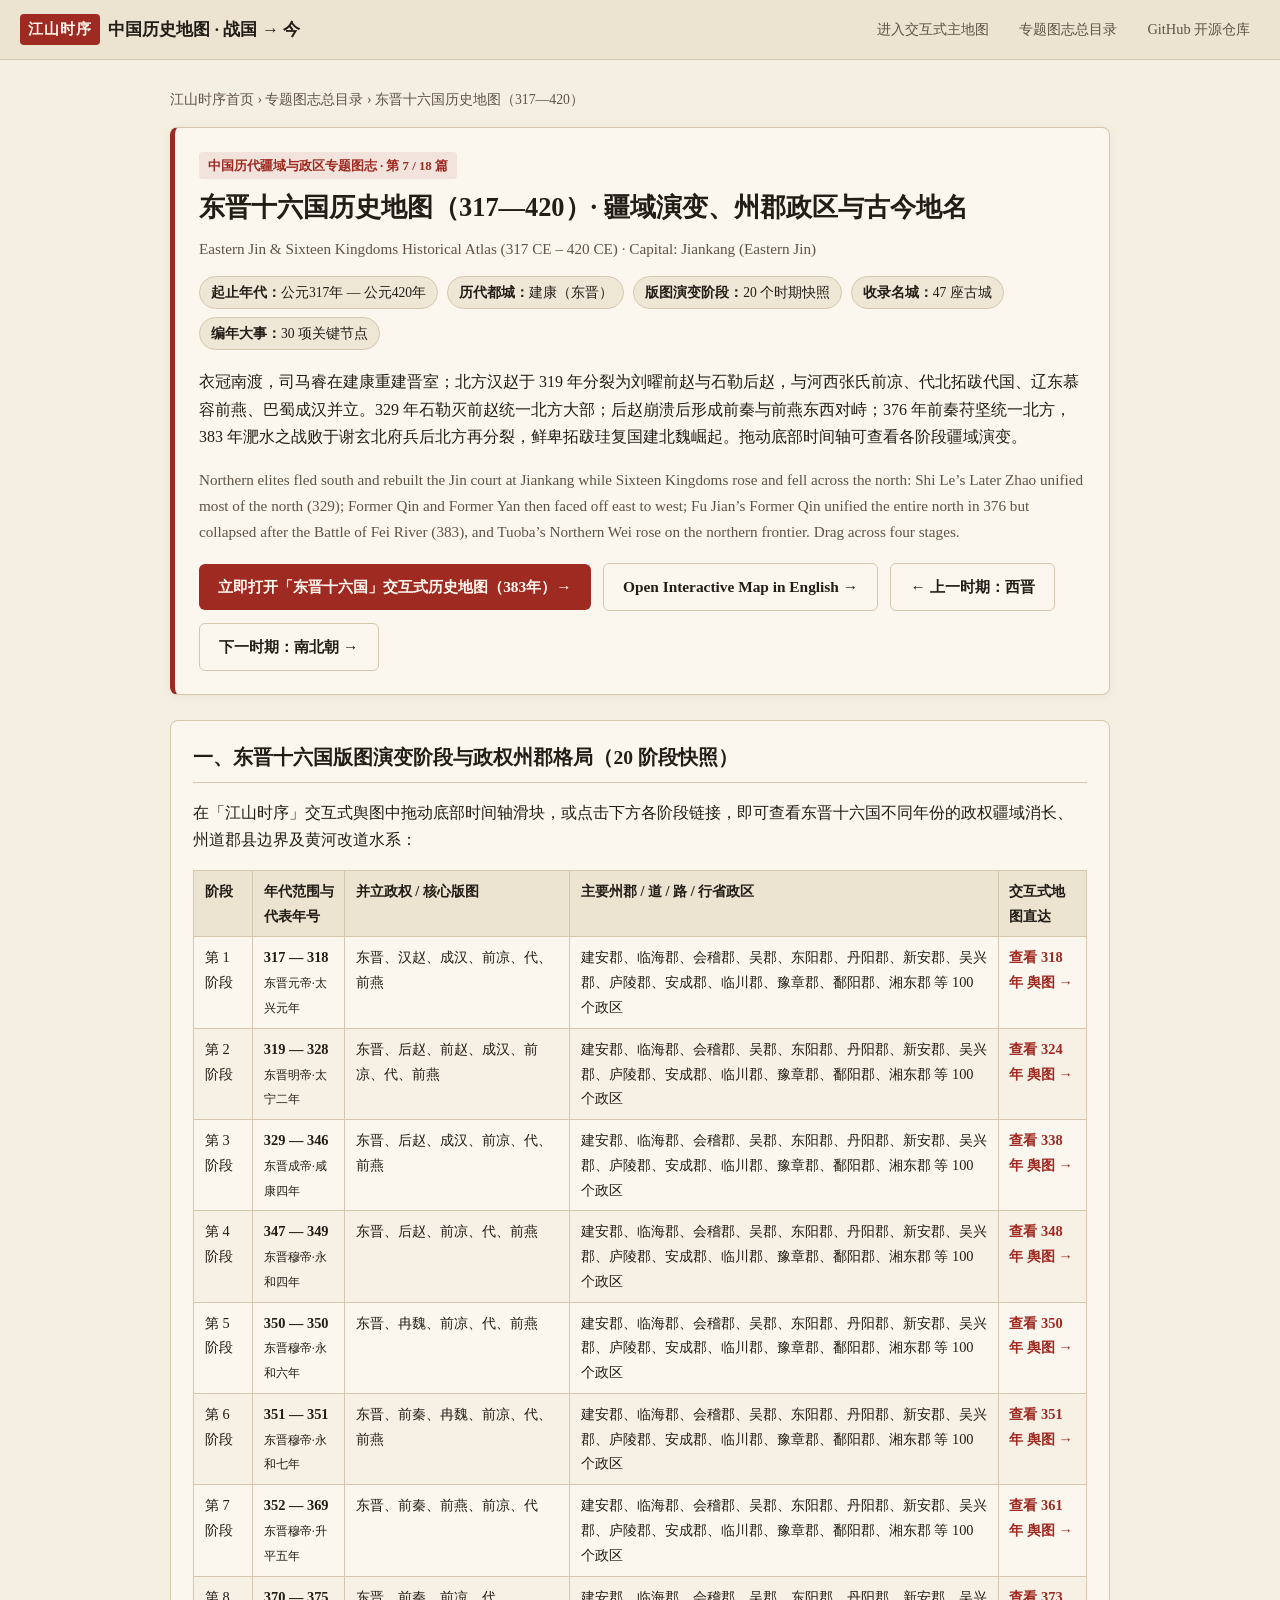
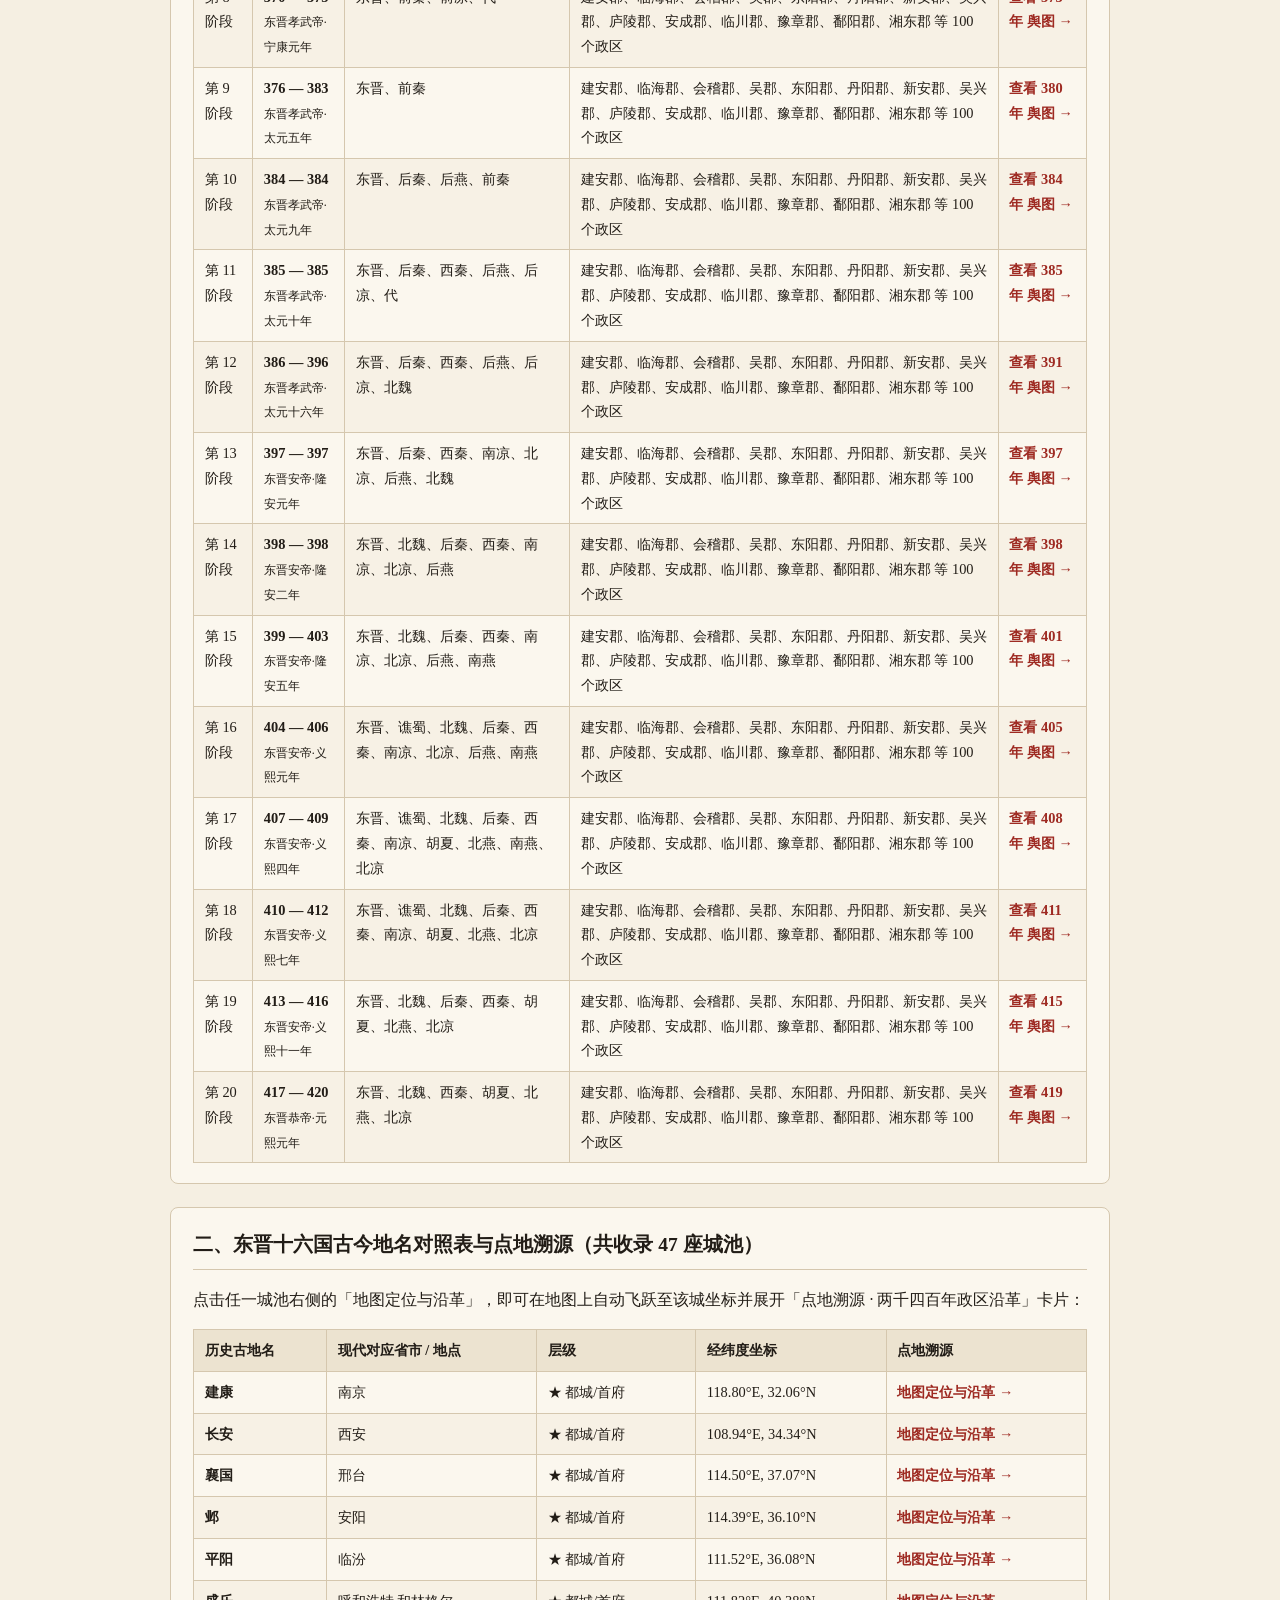
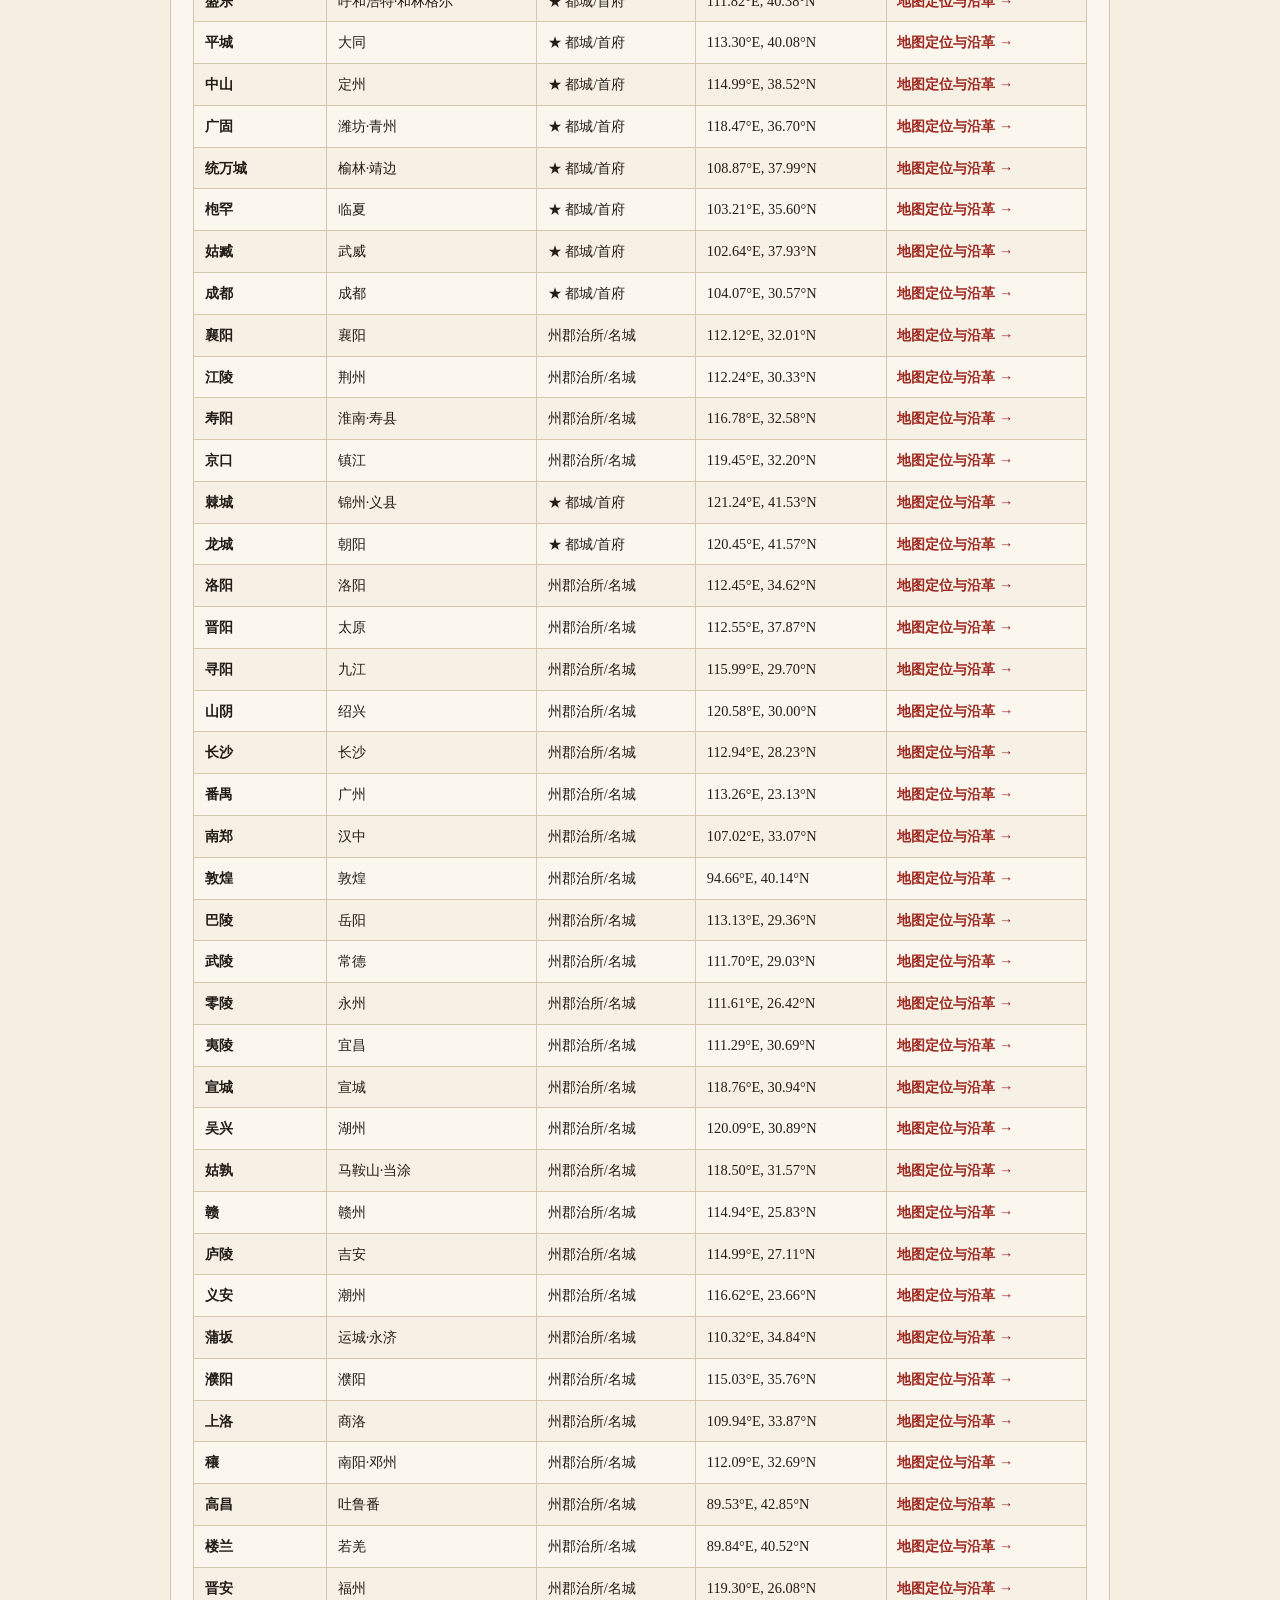
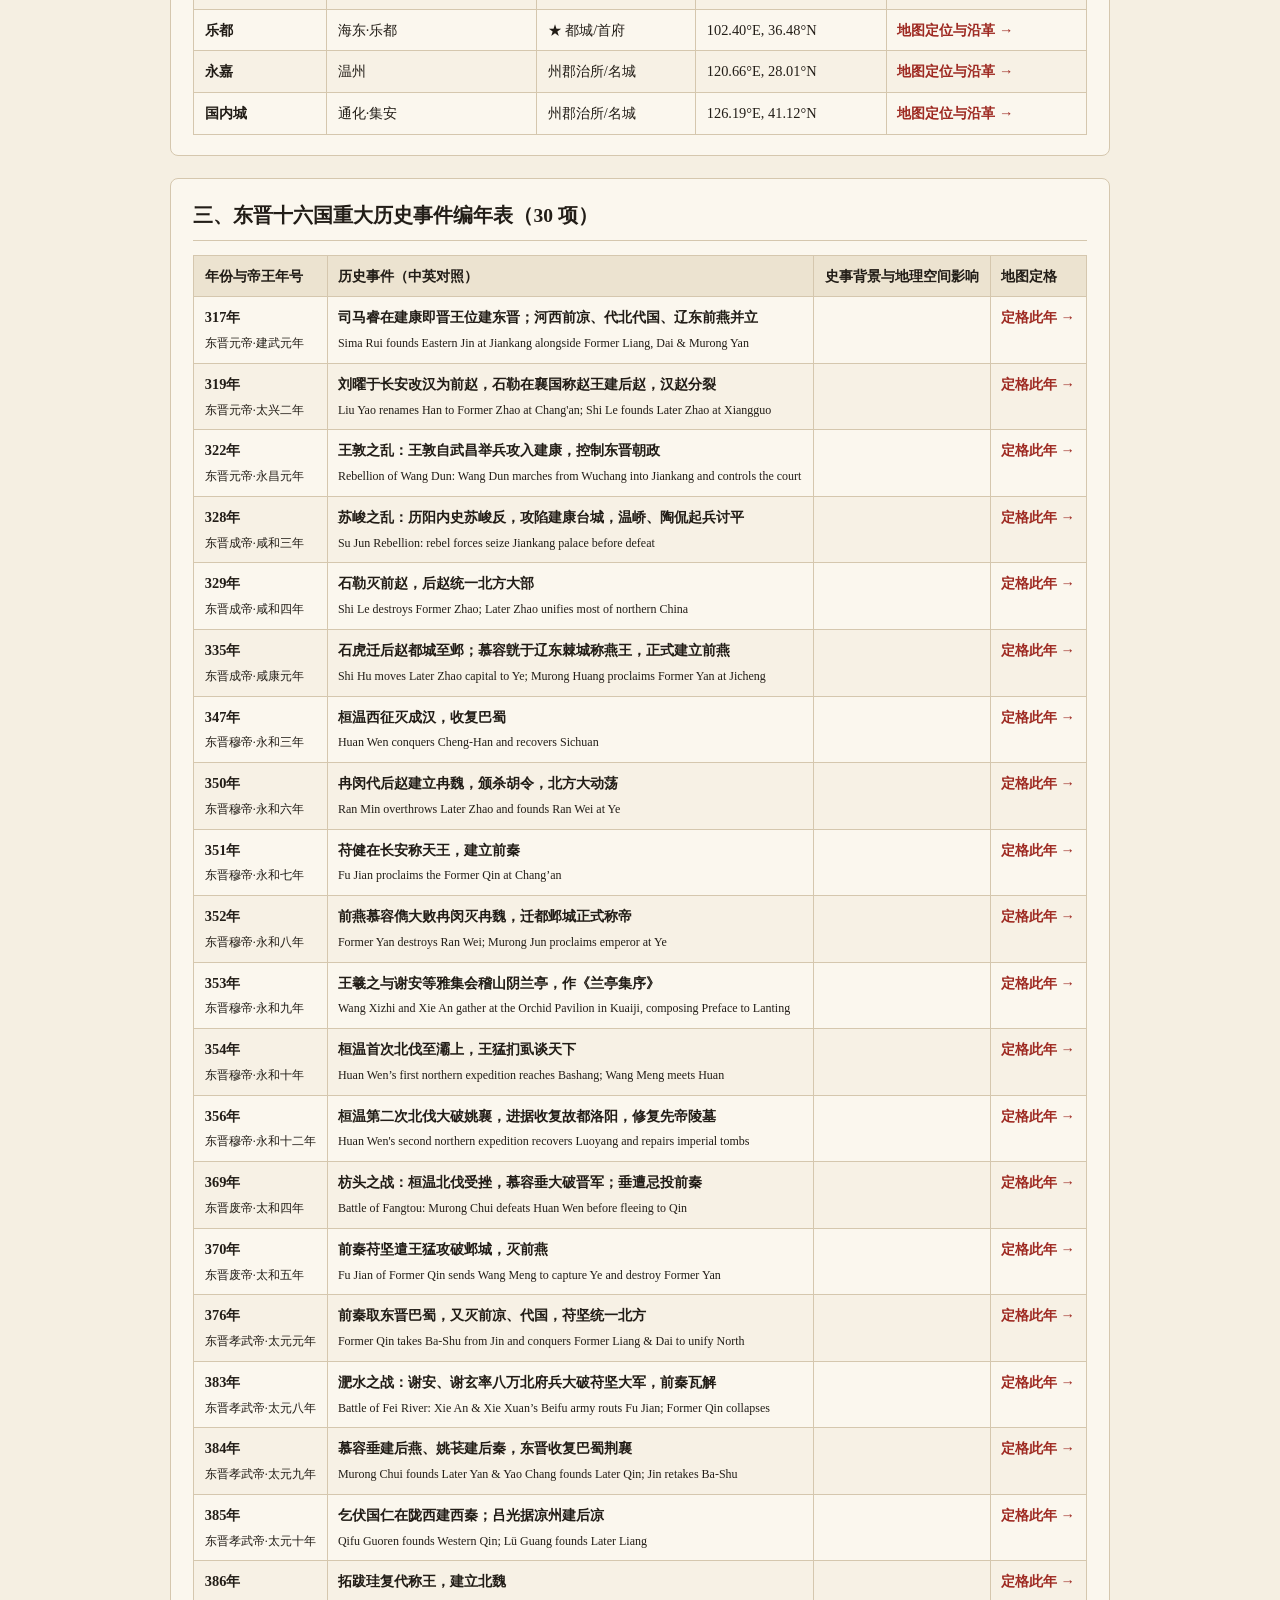
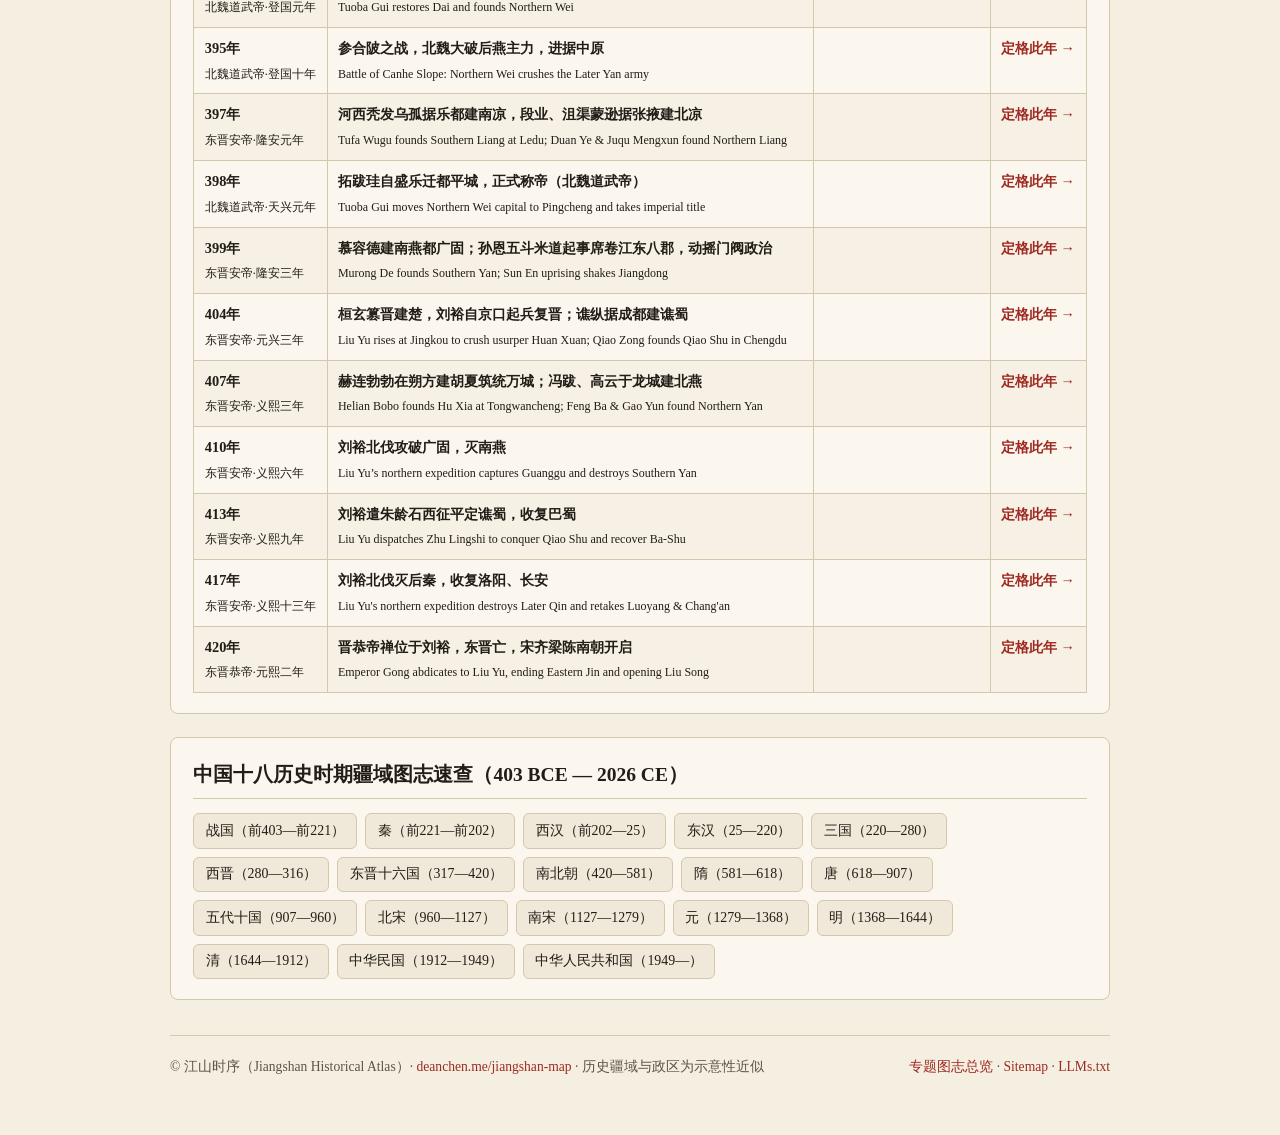
<file: topics/dongjin.html>
<!DOCTYPE html>
<html lang="zh-CN">
<head>
  <meta charset="UTF-8" />
  <meta name="viewport" content="width=device-width, initial-scale=1.0" />
  <title>东晋十六国历史地图（317—420 · Eastern Jin &amp; Sixteen Kingdoms）· 疆域演变、州郡政区、古今地名对照与重大事件 | 江山时序</title>
  <meta name="description" content="东晋十六国历史地图（公元317年至公元420年，都城：建康（东晋））：衣冠南渡，司马睿在建康重建晋室；北方汉赵于 319 年分裂为刘曜前赵与石勒后赵，与河西张氏前凉、代北拓跋代国、辽东慕容前燕、巴蜀成汉并立。329 年石勒灭前赵统一北方大部；后赵崩溃后形成前秦与前燕东西对峙；376 年前秦苻坚统一北方，383 年淝水之战败于谢玄北府兵后北方再分裂，鲜卑拓跋珪复国建北魏崛起。拖动底部时间轴可查看各阶段疆域演变。 收录20幅多阶段版图快照、47座城池古今地名对照与30项编年重大历史事件。" />
  <meta name="keywords" content="东晋十六国历史地图, 东晋十六国版图疆域, 东晋十六国行政区划州郡, 东晋十六国古今地名对照表, 东晋十六国都城建康（东晋）, Eastern Jin &amp; Sixteen Kingdoms historical map, 中国历史地图时间轴, 江山时序" />
  <meta name="author" content="Jiangshan Atlas (江山时序)" />
  <meta name="robots" content="index, follow, max-image-preview:large, max-snippet:-1" />
  <meta name="applicable-device" content="pc,mobile" />
  <meta name="mobile-agent" content="format=html5;url=https://deanchen.me/jiangshan-map/topics/dongjin.html" />
  <meta http-equiv="Cache-Control" content="no-transform" />
  <meta http-equiv="Cache-Control" content="no-siteapp" />
  <meta name="theme-color" content="#f5efe2" />
  <link rel="canonical" href="https://deanchen.me/jiangshan-map/topics/dongjin.html" />
  <meta property="og:type" content="article" />
  <meta property="og:site_name" content="江山时序 · Jiangshan Historical Atlas" />
  <meta property="og:locale" content="zh_CN" />
  <meta property="og:locale:alternate" content="en_US" />
  <meta property="og:title" content="东晋十六国历史地图（317—420 · Eastern Jin &amp; Sixteen Kingdoms）· 疆域演变、州郡政区、古今地名对照与重大事件 | 江山时序" />
  <meta property="og:description" content="东晋十六国历史地图（公元317年至公元420年，都城：建康（东晋））：衣冠南渡，司马睿在建康重建晋室；北方汉赵于 319 年分裂为刘曜前赵与石勒后赵，与河西张氏前凉、代北拓跋代国、辽东慕容前燕、巴蜀成汉并立。329 年石勒灭前赵统一北方大部；后赵崩溃后形成前秦与前燕东西对峙；376 年前秦苻坚统一北方，383 年淝水之战败于谢玄北府兵后北方再分裂，鲜卑拓跋珪复国建北魏崛起。拖动底部时间轴可查看各阶段疆域演变。 收录20幅多阶段版图快照、47座城池古今地名对照与30项编年重大历史事件。" />
  <meta property="og:url" content="https://deanchen.me/jiangshan-map/topics/dongjin.html" />
  <meta property="og:image" content="https://deanchen.me/jiangshan-map/assets/og_preview.png" />
  <meta property="og:image:width" content="1200" />
  <meta property="og:image:height" content="630" />
  <meta name="twitter:card" content="summary_large_image" />
  <meta name="twitter:title" content="东晋十六国历史地图（317—420 · Eastern Jin &amp; Sixteen Kingdoms）· 疆域演变、州郡政区、古今地名对照与重大事件 | 江山时序" />
  <meta name="twitter:description" content="东晋十六国历史地图（公元317年至公元420年，都城：建康（东晋））：衣冠南渡，司马睿在建康重建晋室；北方汉赵于 319 年分裂为刘曜前赵与石勒后赵，与河西张氏前凉、代北拓跋代国、辽东慕容前燕、巴蜀成汉并立。329 年石勒灭前赵统一北方大部；后赵崩溃后形成前秦与前燕东西对峙；376 年前秦苻坚统一北方，383 年淝水之战败于谢玄北府兵后北方再分裂，鲜卑拓跋珪复国建北魏崛起。拖动底部时间轴可查看各阶段疆域演变。 收录20幅多阶段版图快照、47座城池古今地名对照与30项编年重大历史事件。" />
  <meta name="twitter:image" content="https://deanchen.me/jiangshan-map/assets/og_preview.png" />
  <link rel="icon" type="image/svg+xml" href="../assets/favicon.svg" />
  <script type="application/ld+json">
{
  "@context": "https://schema.org",
  "@graph": [
    {
      "@type": "Article",
      "headline": "东晋十六国历史地图（317—420 · Eastern Jin & Sixteen Kingdoms）· 疆域演变、州郡政区、古今地名对照与重大事件 | 江山时序",
      "description": "东晋十六国历史地图（公元317年至公元420年，都城：建康（东晋））：衣冠南渡，司马睿在建康重建晋室；北方汉赵于 319 年分裂为刘曜前赵与石勒后赵，与河西张氏前凉、代北拓跋代国、辽东慕容前燕、巴蜀成汉并立。329 年石勒灭前赵统一北方大部；后赵崩溃后形成前秦与前燕东西对峙；376 年前秦苻坚统一北方，383 年淝水之战败于谢玄北府兵后北方再分裂，鲜卑拓跋珪复国建北魏崛起。拖动底部时间轴可查看各阶段疆域演变。 收录20幅多阶段版图快照、47座城池古今地名对照与30项编年重大历史事件。",
      "url": "https://deanchen.me/jiangshan-map/topics/dongjin.html",
      "datePublished": "2026-10-21",
      "dateModified": "2026-10-21",
      "inLanguage": [
        "zh-CN",
        "en"
      ],
      "author": {
        "@type": "Organization",
        "name": "江山时序 (Jiangshan Historical Atlas)",
        "url": "https://deanchen.me/jiangshan-map/"
      },
      "isPartOf": {
        "@type": "WebSite",
        "name": "江山时序 · 中国历史地图",
        "url": "https://deanchen.me/jiangshan-map/"
      }
    },
    {
      "@type": "BreadcrumbList",
      "itemListElement": [
        {
          "@type": "ListItem",
          "position": 1,
          "name": "江山时序首页",
          "item": "https://deanchen.me/jiangshan-map/"
        },
        {
          "@type": "ListItem",
          "position": 2,
          "name": "专题图志总览",
          "item": "https://deanchen.me/jiangshan-map/topics/index.html"
        },
        {
          "@type": "ListItem",
          "position": 3,
          "name": "东晋十六国历史地图（317—420）",
          "item": "https://deanchen.me/jiangshan-map/topics/dongjin.html"
        }
      ]
    }
  ]
}
  </script>
  <style>
    :root {
      --bg-paper: #f5efe2;
      --bg-card: #fbf7ee;
      --ink-main: #221d17;
      --ink-muted: #5e5346;
      --cinnabar: #9e2a22;
      --cinnabar-hover: #7d1e17;
      --gold-border: #d5c7ae;
      --accent-teal: #275d52;
    }
    * { box-sizing: border-box; }
    body {
      margin: 0;
      padding: 0;
      background: var(--bg-paper);
      color: var(--ink-main);
      font-family: "Noto Serif SC", "Songti SC", "STSong", "PingFang SC", "Microsoft YaHei", serif;
      line-height: 1.72;
    }
    .top-bar {
      background: #ece3d0;
      border-bottom: 1px solid var(--gold-border);
      padding: 0.75rem 1.25rem;
      display: flex;
      flex-wrap: wrap;
      align-items: center;
      justify-content: space-between;
      gap: 0.75rem;
    }
    .brand-link {
      text-decoration: none;
      color: var(--ink-main);
      display: inline-flex;
      align-items: center;
      gap: 0.55rem;
      font-weight: 700;
      font-size: 1.08rem;
    }
    .seal-badge {
      background: var(--cinnabar);
      color: #fff8ee;
      padding: 0.18rem 0.5rem;
      border-radius: 4px;
      font-size: 0.92rem;
      letter-spacing: 0.06em;
    }
    .top-nav {
      display: flex;
      flex-wrap: wrap;
      gap: 0.65rem;
      font-size: 0.9rem;
    }
    .top-nav a {
      color: var(--ink-muted);
      text-decoration: none;
      padding: 0.25rem 0.55rem;
      border-radius: 4px;
      border: 1px solid transparent;
    }
    .top-nav a:hover {
      color: var(--cinnabar);
      border-color: var(--gold-border);
      background: var(--bg-card);
    }
    main {
      max-width: 980px;
      margin: 0 auto;
      padding: 1.75rem 1.25rem 3.5rem;
    }
    .breadcrumb {
      font-size: 0.86rem;
      color: var(--ink-muted);
      margin-bottom: 1rem;
    }
    .breadcrumb a {
      color: var(--ink-muted);
      text-decoration: none;
    }
    .breadcrumb a:hover { color: var(--cinnabar); text-decoration: underline; }
    .hero-card {
      background: var(--bg-card);
      border: 1px solid var(--gold-border);
      border-left: 5px solid var(--cinnabar);
      border-radius: 8px;
      padding: 1.4rem 1.5rem;
      margin-bottom: 1.6rem;
      box-shadow: 0 2px 10px rgba(34, 29, 23, 0.05);
    }
    .kicker {
      display: inline-block;
      font-size: 0.8rem;
      font-weight: 600;
      color: var(--cinnabar);
      background: rgba(158, 42, 34, 0.09);
      padding: 0.15rem 0.55rem;
      border-radius: 4px;
      margin-bottom: 0.5rem;
    }
    h1 {
      margin: 0.2rem 0 0.6rem;
      font-size: 1.65rem;
      line-height: 1.35;
      color: var(--ink-main);
    }
    .en-sub {
      font-size: 0.95rem;
      color: var(--ink-muted);
      margin: 0 0 0.9rem;
    }
    .meta-pills {
      display: flex;
      flex-wrap: wrap;
      gap: 0.55rem;
      margin: 0.85rem 0 1.15rem;
    }
    .meta-pill {
      background: #efe7d6;
      border: 1px solid var(--gold-border);
      padding: 0.22rem 0.68rem;
      border-radius: 999px;
      font-size: 0.85rem;
      color: var(--ink-main);
    }
    .cta-row {
      display: flex;
      flex-wrap: wrap;
      gap: 0.75rem;
      align-items: center;
      margin-top: 1.1rem;
    }
    .cta-btn {
      display: inline-flex;
      align-items: center;
      gap: 0.45rem;
      background: var(--cinnabar);
      color: #fff9f0;
      text-decoration: none;
      font-weight: 600;
      padding: 0.62rem 1.2rem;
      border-radius: 6px;
      font-size: 0.96rem;
      transition: background 0.15s ease;
    }
    .cta-btn:hover { background: var(--cinnabar-hover); }
    .cta-btn.secondary {
      background: transparent;
      color: var(--ink-main);
      border: 1px solid var(--gold-border);
    }
    .cta-btn.secondary:hover {
      border-color: var(--cinnabar);
      color: var(--cinnabar);
    }
    .section-card {
      background: var(--bg-card);
      border: 1px solid var(--gold-border);
      border-radius: 8px;
      padding: 1.25rem 1.4rem;
      margin-bottom: 1.4rem;
    }
    h2 {
      margin: 0 0 0.85rem;
      font-size: 1.22rem;
      border-bottom: 1px solid var(--gold-border);
      padding-bottom: 0.45rem;
      color: var(--ink-main);
    }
    h3 {
      margin: 1rem 0 0.4rem;
      font-size: 1.05rem;
      color: var(--ink-main);
    }
    blockquote.poem-box {
      margin: 0.9rem 0;
      padding: 0.85rem 1.15rem;
      background: #f2ead9;
      border-left: 4px solid var(--accent-teal);
      border-radius: 4px;
      font-size: 1.04rem;
    }
    blockquote.poem-box cite {
      display: block;
      margin-top: 0.35rem;
      font-size: 0.86rem;
      color: var(--ink-muted);
      font-style: normal;
    }
    .table-wrap {
      width: 100%;
      overflow-x: auto;
      -webkit-overflow-scrolling: touch;
      margin-top: 0.5rem;
    }
    table.data-table {
      width: 100%;
      min-width: 620px;
      border-collapse: collapse;
      font-size: 0.9rem;
    }
    table.data-table th,
    table.data-table td {
      border: 1px solid var(--gold-border);
      padding: 0.5rem 0.65rem;
      text-align: left;
      vertical-align: top;
    }
    table.data-table th {
      background: #ece3d0;
      font-weight: 600;
    }
    table.data-table tr:nth-child(even) td {
      background: rgba(236, 227, 208, 0.32);
    }
    table.data-table a {
      color: var(--cinnabar);
      text-decoration: none;
      font-weight: 600;
    }
    table.data-table a:hover { text-decoration: underline; }
    .chip-grid {
      display: flex;
      flex-wrap: wrap;
      gap: 0.5rem;
      margin-top: 0.6rem;
    }
    .chip-link {
      display: inline-block;
      background: #f0e8d8;
      border: 1px solid var(--gold-border);
      color: var(--ink-main);
      text-decoration: none;
      padding: 0.3rem 0.7rem;
      border-radius: 6px;
      font-size: 0.87rem;
    }
    .chip-link:hover {
      border-color: var(--cinnabar);
      color: var(--cinnabar);
      background: #fffdf8;
    }
    .stop-card {
      border: 1px solid var(--gold-border);
      border-radius: 6px;
      padding: 0.9rem 1.05rem;
      margin-bottom: 0.85rem;
      background: #fdfaf3;
    }
    .stop-header {
      display: flex;
      flex-wrap: wrap;
      justify-content: space-between;
      align-items: baseline;
      gap: 0.5rem;
      margin-bottom: 0.35rem;
    }
    .stop-badge {
      background: var(--cinnabar);
      color: #fff;
      font-size: 0.78rem;
      padding: 0.1rem 0.45rem;
      border-radius: 4px;
      margin-right: 0.4rem;
    }
    footer.page-footer {
      margin-top: 2.2rem;
      padding-top: 1.2rem;
      border-top: 1px solid var(--gold-border);
      font-size: 0.85rem;
      color: var(--ink-muted);
      display: flex;
      flex-wrap: wrap;
      justify-content: space-between;
      gap: 0.75rem;
    }
    footer.page-footer a {
      color: var(--cinnabar);
      text-decoration: none;
    }
  </style>
  <script defer src="https://events.vercount.one/js"></script>
  <script defer src="https://static.cloudflareinsights.com/beacon.min.js" data-cf-beacon='{"token": "dc645937f75341b2a7416bd1fb81b635"}'></script>
</head>
<body>
  <header class="top-bar">
    <a class="brand-link" href="https://deanchen.me/jiangshan-map/">
      <span class="seal-badge">江山时序</span>
      <span>中国历史地图 · 战国 → 今</span>
    </a>
    <nav class="top-nav" aria-label="专题图志导航">
      <a href="https://deanchen.me/jiangshan-map/">进入交互式主地图</a>
      <a href="https://deanchen.me/jiangshan-map/topics/index.html">专题图志总目录</a>
      <a href="https://github.com/DeanChensj/jiangshan-map" target="_blank" rel="noopener noreferrer">GitHub 开源仓库</a>
    </nav>
  </header>
  <main>
    <nav class="breadcrumb" aria-label="面包屑导航">
      <a href="https://deanchen.me/jiangshan-map/">江山时序首页</a> &rsaquo;
      <a href="https://deanchen.me/jiangshan-map/topics/index.html">专题图志总目录</a> &rsaquo;
      <span>东晋十六国历史地图（317—420）</span>
    </nav>

    <article class="hero-card">
      <span class="kicker">中国历代疆域与政区专题图志 · 第 7 / 18 篇</span>
      <h1>东晋十六国历史地图（317—420）· 疆域演变、州郡政区与古今地名</h1>
      <p class="en-sub">Eastern Jin &amp; Sixteen Kingdoms Historical Atlas (317 CE – 420 CE) · Capital: Jiankang (Eastern Jin)</p>
      <div class="meta-pills">
        <span class="meta-pill"><strong>起止年代：</strong>公元317年 — 公元420年</span>
        <span class="meta-pill"><strong>历代都城：</strong>建康（东晋）</span>
        <span class="meta-pill"><strong>版图演变阶段：</strong>20 个时期快照</span>
        <span class="meta-pill"><strong>收录名城：</strong>47 座古城</span>
        <span class="meta-pill"><strong>编年大事：</strong>30 项关键节点</span>
      </div>
      <p>衣冠南渡，司马睿在建康重建晋室；北方汉赵于 319 年分裂为刘曜前赵与石勒后赵，与河西张氏前凉、代北拓跋代国、辽东慕容前燕、巴蜀成汉并立。329 年石勒灭前赵统一北方大部；后赵崩溃后形成前秦与前燕东西对峙；376 年前秦苻坚统一北方，383 年淝水之战败于谢玄北府兵后北方再分裂，鲜卑拓跋珪复国建北魏崛起。拖动底部时间轴可查看各阶段疆域演变。</p>
      <p class="en-sub">Northern elites fled south and rebuilt the Jin court at Jiankang while Sixteen Kingdoms rose and fell across the north: Shi Le’s Later Zhao unified most of the north (329); Former Qin and Former Yan then faced off east to west; Fu Jian’s Former Qin unified the entire north in 376 but collapsed after the Battle of Fei River (383), and Tuoba’s Northern Wei rose on the northern frontier. Drag across four stages.</p>
      <div class="cta-row">
        <a class="cta-btn" href="https://deanchen.me/jiangshan-map/?year=383">立即打开「东晋十六国」交互式历史地图（383年）&rarr;</a>
        <a class="cta-btn secondary" href="https://deanchen.me/jiangshan-map/?year=383&amp;lang=en">Open Interactive Map in English &rarr;</a>
        <a class="cta-btn secondary" href="https://deanchen.me/jiangshan-map/topics/xijin.html">&larr; 上一时期：西晋</a>
        <a class="cta-btn secondary" href="https://deanchen.me/jiangshan-map/topics/nanbei.html">下一时期：南北朝 &rarr;</a>
      </div>
    </article>

    <section class="section-card">
      <h2>一、东晋十六国版图演变阶段与政权州郡格局（20 阶段快照）</h2>
      <p>在「江山时序」交互式舆图中拖动底部时间轴滑块，或点击下方各阶段链接，即可查看东晋十六国不同年份的政权疆域消长、州道郡县边界及黄河改道水系：</p>
      <div class="table-wrap">
        <table class="data-table">
          <thead>
            <tr>
              <th>阶段</th>
              <th>年代范围与代表年号</th>
              <th>并立政权 / 核心版图</th>
              <th>主要州郡 / 道 / 路 / 行省政区</th>
              <th>交互式地图直达</th>
            </tr>
          </thead>
          <tbody>
          <tr>
            <td>第 1 阶段</td>
            <td><strong>317 — 318</strong><br/><small>东晋元帝·太兴元年</small></td>
            <td>东晋、汉赵、成汉、前凉、代、前燕</td>
            <td>建安郡、临海郡、会稽郡、吴郡、东阳郡、丹阳郡、新安郡、吴兴郡、庐陵郡、安成郡、临川郡、豫章郡、鄱阳郡、湘东郡 等 100 个政区</td>
            <td><a href="https://deanchen.me/jiangshan-map/?year=318">查看 318年 舆图 →</a></td>
          </tr>
          <tr>
            <td>第 2 阶段</td>
            <td><strong>319 — 328</strong><br/><small>东晋明帝·太宁二年</small></td>
            <td>东晋、后赵、前赵、成汉、前凉、代、前燕</td>
            <td>建安郡、临海郡、会稽郡、吴郡、东阳郡、丹阳郡、新安郡、吴兴郡、庐陵郡、安成郡、临川郡、豫章郡、鄱阳郡、湘东郡 等 100 个政区</td>
            <td><a href="https://deanchen.me/jiangshan-map/?year=324">查看 324年 舆图 →</a></td>
          </tr>
          <tr>
            <td>第 3 阶段</td>
            <td><strong>329 — 346</strong><br/><small>东晋成帝·咸康四年</small></td>
            <td>东晋、后赵、成汉、前凉、代、前燕</td>
            <td>建安郡、临海郡、会稽郡、吴郡、东阳郡、丹阳郡、新安郡、吴兴郡、庐陵郡、安成郡、临川郡、豫章郡、鄱阳郡、湘东郡 等 100 个政区</td>
            <td><a href="https://deanchen.me/jiangshan-map/?year=338">查看 338年 舆图 →</a></td>
          </tr>
          <tr>
            <td>第 4 阶段</td>
            <td><strong>347 — 349</strong><br/><small>东晋穆帝·永和四年</small></td>
            <td>东晋、后赵、前凉、代、前燕</td>
            <td>建安郡、临海郡、会稽郡、吴郡、东阳郡、丹阳郡、新安郡、吴兴郡、庐陵郡、安成郡、临川郡、豫章郡、鄱阳郡、湘东郡 等 100 个政区</td>
            <td><a href="https://deanchen.me/jiangshan-map/?year=348">查看 348年 舆图 →</a></td>
          </tr>
          <tr>
            <td>第 5 阶段</td>
            <td><strong>350 — 350</strong><br/><small>东晋穆帝·永和六年</small></td>
            <td>东晋、冉魏、前凉、代、前燕</td>
            <td>建安郡、临海郡、会稽郡、吴郡、东阳郡、丹阳郡、新安郡、吴兴郡、庐陵郡、安成郡、临川郡、豫章郡、鄱阳郡、湘东郡 等 100 个政区</td>
            <td><a href="https://deanchen.me/jiangshan-map/?year=350">查看 350年 舆图 →</a></td>
          </tr>
          <tr>
            <td>第 6 阶段</td>
            <td><strong>351 — 351</strong><br/><small>东晋穆帝·永和七年</small></td>
            <td>东晋、前秦、冉魏、前凉、代、前燕</td>
            <td>建安郡、临海郡、会稽郡、吴郡、东阳郡、丹阳郡、新安郡、吴兴郡、庐陵郡、安成郡、临川郡、豫章郡、鄱阳郡、湘东郡 等 100 个政区</td>
            <td><a href="https://deanchen.me/jiangshan-map/?year=351">查看 351年 舆图 →</a></td>
          </tr>
          <tr>
            <td>第 7 阶段</td>
            <td><strong>352 — 369</strong><br/><small>东晋穆帝·升平五年</small></td>
            <td>东晋、前秦、前燕、前凉、代</td>
            <td>建安郡、临海郡、会稽郡、吴郡、东阳郡、丹阳郡、新安郡、吴兴郡、庐陵郡、安成郡、临川郡、豫章郡、鄱阳郡、湘东郡 等 100 个政区</td>
            <td><a href="https://deanchen.me/jiangshan-map/?year=361">查看 361年 舆图 →</a></td>
          </tr>
          <tr>
            <td>第 8 阶段</td>
            <td><strong>370 — 375</strong><br/><small>东晋孝武帝·宁康元年</small></td>
            <td>东晋、前秦、前凉、代</td>
            <td>建安郡、临海郡、会稽郡、吴郡、东阳郡、丹阳郡、新安郡、吴兴郡、庐陵郡、安成郡、临川郡、豫章郡、鄱阳郡、湘东郡 等 100 个政区</td>
            <td><a href="https://deanchen.me/jiangshan-map/?year=373">查看 373年 舆图 →</a></td>
          </tr>
          <tr>
            <td>第 9 阶段</td>
            <td><strong>376 — 383</strong><br/><small>东晋孝武帝·太元五年</small></td>
            <td>东晋、前秦</td>
            <td>建安郡、临海郡、会稽郡、吴郡、东阳郡、丹阳郡、新安郡、吴兴郡、庐陵郡、安成郡、临川郡、豫章郡、鄱阳郡、湘东郡 等 100 个政区</td>
            <td><a href="https://deanchen.me/jiangshan-map/?year=380">查看 380年 舆图 →</a></td>
          </tr>
          <tr>
            <td>第 10 阶段</td>
            <td><strong>384 — 384</strong><br/><small>东晋孝武帝·太元九年</small></td>
            <td>东晋、后秦、后燕、前秦</td>
            <td>建安郡、临海郡、会稽郡、吴郡、东阳郡、丹阳郡、新安郡、吴兴郡、庐陵郡、安成郡、临川郡、豫章郡、鄱阳郡、湘东郡 等 100 个政区</td>
            <td><a href="https://deanchen.me/jiangshan-map/?year=384">查看 384年 舆图 →</a></td>
          </tr>
          <tr>
            <td>第 11 阶段</td>
            <td><strong>385 — 385</strong><br/><small>东晋孝武帝·太元十年</small></td>
            <td>东晋、后秦、西秦、后燕、后凉、代</td>
            <td>建安郡、临海郡、会稽郡、吴郡、东阳郡、丹阳郡、新安郡、吴兴郡、庐陵郡、安成郡、临川郡、豫章郡、鄱阳郡、湘东郡 等 100 个政区</td>
            <td><a href="https://deanchen.me/jiangshan-map/?year=385">查看 385年 舆图 →</a></td>
          </tr>
          <tr>
            <td>第 12 阶段</td>
            <td><strong>386 — 396</strong><br/><small>东晋孝武帝·太元十六年</small></td>
            <td>东晋、后秦、西秦、后燕、后凉、北魏</td>
            <td>建安郡、临海郡、会稽郡、吴郡、东阳郡、丹阳郡、新安郡、吴兴郡、庐陵郡、安成郡、临川郡、豫章郡、鄱阳郡、湘东郡 等 100 个政区</td>
            <td><a href="https://deanchen.me/jiangshan-map/?year=391">查看 391年 舆图 →</a></td>
          </tr>
          <tr>
            <td>第 13 阶段</td>
            <td><strong>397 — 397</strong><br/><small>东晋安帝·隆安元年</small></td>
            <td>东晋、后秦、西秦、南凉、北凉、后燕、北魏</td>
            <td>建安郡、临海郡、会稽郡、吴郡、东阳郡、丹阳郡、新安郡、吴兴郡、庐陵郡、安成郡、临川郡、豫章郡、鄱阳郡、湘东郡 等 100 个政区</td>
            <td><a href="https://deanchen.me/jiangshan-map/?year=397">查看 397年 舆图 →</a></td>
          </tr>
          <tr>
            <td>第 14 阶段</td>
            <td><strong>398 — 398</strong><br/><small>东晋安帝·隆安二年</small></td>
            <td>东晋、北魏、后秦、西秦、南凉、北凉、后燕</td>
            <td>建安郡、临海郡、会稽郡、吴郡、东阳郡、丹阳郡、新安郡、吴兴郡、庐陵郡、安成郡、临川郡、豫章郡、鄱阳郡、湘东郡 等 100 个政区</td>
            <td><a href="https://deanchen.me/jiangshan-map/?year=398">查看 398年 舆图 →</a></td>
          </tr>
          <tr>
            <td>第 15 阶段</td>
            <td><strong>399 — 403</strong><br/><small>东晋安帝·隆安五年</small></td>
            <td>东晋、北魏、后秦、西秦、南凉、北凉、后燕、南燕</td>
            <td>建安郡、临海郡、会稽郡、吴郡、东阳郡、丹阳郡、新安郡、吴兴郡、庐陵郡、安成郡、临川郡、豫章郡、鄱阳郡、湘东郡 等 100 个政区</td>
            <td><a href="https://deanchen.me/jiangshan-map/?year=401">查看 401年 舆图 →</a></td>
          </tr>
          <tr>
            <td>第 16 阶段</td>
            <td><strong>404 — 406</strong><br/><small>东晋安帝·义熙元年</small></td>
            <td>东晋、谯蜀、北魏、后秦、西秦、南凉、北凉、后燕、南燕</td>
            <td>建安郡、临海郡、会稽郡、吴郡、东阳郡、丹阳郡、新安郡、吴兴郡、庐陵郡、安成郡、临川郡、豫章郡、鄱阳郡、湘东郡 等 100 个政区</td>
            <td><a href="https://deanchen.me/jiangshan-map/?year=405">查看 405年 舆图 →</a></td>
          </tr>
          <tr>
            <td>第 17 阶段</td>
            <td><strong>407 — 409</strong><br/><small>东晋安帝·义熙四年</small></td>
            <td>东晋、谯蜀、北魏、后秦、西秦、南凉、胡夏、北燕、南燕、北凉</td>
            <td>建安郡、临海郡、会稽郡、吴郡、东阳郡、丹阳郡、新安郡、吴兴郡、庐陵郡、安成郡、临川郡、豫章郡、鄱阳郡、湘东郡 等 100 个政区</td>
            <td><a href="https://deanchen.me/jiangshan-map/?year=408">查看 408年 舆图 →</a></td>
          </tr>
          <tr>
            <td>第 18 阶段</td>
            <td><strong>410 — 412</strong><br/><small>东晋安帝·义熙七年</small></td>
            <td>东晋、谯蜀、北魏、后秦、西秦、南凉、胡夏、北燕、北凉</td>
            <td>建安郡、临海郡、会稽郡、吴郡、东阳郡、丹阳郡、新安郡、吴兴郡、庐陵郡、安成郡、临川郡、豫章郡、鄱阳郡、湘东郡 等 100 个政区</td>
            <td><a href="https://deanchen.me/jiangshan-map/?year=411">查看 411年 舆图 →</a></td>
          </tr>
          <tr>
            <td>第 19 阶段</td>
            <td><strong>413 — 416</strong><br/><small>东晋安帝·义熙十一年</small></td>
            <td>东晋、北魏、后秦、西秦、胡夏、北燕、北凉</td>
            <td>建安郡、临海郡、会稽郡、吴郡、东阳郡、丹阳郡、新安郡、吴兴郡、庐陵郡、安成郡、临川郡、豫章郡、鄱阳郡、湘东郡 等 100 个政区</td>
            <td><a href="https://deanchen.me/jiangshan-map/?year=415">查看 415年 舆图 →</a></td>
          </tr>
          <tr>
            <td>第 20 阶段</td>
            <td><strong>417 — 420</strong><br/><small>东晋恭帝·元熙元年</small></td>
            <td>东晋、北魏、西秦、胡夏、北燕、北凉</td>
            <td>建安郡、临海郡、会稽郡、吴郡、东阳郡、丹阳郡、新安郡、吴兴郡、庐陵郡、安成郡、临川郡、豫章郡、鄱阳郡、湘东郡 等 100 个政区</td>
            <td><a href="https://deanchen.me/jiangshan-map/?year=419">查看 419年 舆图 →</a></td>
          </tr>
          </tbody>
        </table>
      </div>
    </section>

    <section class="section-card">
      <h2>二、东晋十六国古今地名对照表与点地溯源（共收录 47 座城池）</h2>
      <p>点击任一城池右侧的「地图定位与沿革」，即可在地图上自动飞跃至该城坐标并展开「点地溯源 · 两千四百年政区沿革」卡片：</p>
      <div class="table-wrap">
        <table class="data-table">
          <thead>
            <tr>
              <th>历史古地名</th>
              <th>现代对应省市 / 地点</th>
              <th>层级</th>
              <th>经纬度坐标</th>
              <th>点地溯源</th>
            </tr>
          </thead>
          <tbody>
          <tr>
            <td><strong>建康</strong></td>
            <td>南京</td>
            <td>★ 都城/首府</td>
            <td>118.80°E, 32.06°N</td>
            <td><a href="https://deanchen.me/jiangshan-map/?year=383&amp;place=%E5%BB%BA%E5%BA%B7">地图定位与沿革 →</a></td>
          </tr>
          <tr>
            <td><strong>长安</strong></td>
            <td>西安</td>
            <td>★ 都城/首府</td>
            <td>108.94°E, 34.34°N</td>
            <td><a href="https://deanchen.me/jiangshan-map/?year=383&amp;place=%E9%95%BF%E5%AE%89">地图定位与沿革 →</a></td>
          </tr>
          <tr>
            <td><strong>襄国</strong></td>
            <td>邢台</td>
            <td>★ 都城/首府</td>
            <td>114.50°E, 37.07°N</td>
            <td><a href="https://deanchen.me/jiangshan-map/?year=383&amp;place=%E8%A5%84%E5%9B%BD">地图定位与沿革 →</a></td>
          </tr>
          <tr>
            <td><strong>邺</strong></td>
            <td>安阳</td>
            <td>★ 都城/首府</td>
            <td>114.39°E, 36.10°N</td>
            <td><a href="https://deanchen.me/jiangshan-map/?year=383&amp;place=%E9%82%BA">地图定位与沿革 →</a></td>
          </tr>
          <tr>
            <td><strong>平阳</strong></td>
            <td>临汾</td>
            <td>★ 都城/首府</td>
            <td>111.52°E, 36.08°N</td>
            <td><a href="https://deanchen.me/jiangshan-map/?year=383&amp;place=%E5%B9%B3%E9%98%B3">地图定位与沿革 →</a></td>
          </tr>
          <tr>
            <td><strong>盛乐</strong></td>
            <td>呼和浩特·和林格尔</td>
            <td>★ 都城/首府</td>
            <td>111.82°E, 40.38°N</td>
            <td><a href="https://deanchen.me/jiangshan-map/?year=383&amp;place=%E7%9B%9B%E4%B9%90">地图定位与沿革 →</a></td>
          </tr>
          <tr>
            <td><strong>平城</strong></td>
            <td>大同</td>
            <td>★ 都城/首府</td>
            <td>113.30°E, 40.08°N</td>
            <td><a href="https://deanchen.me/jiangshan-map/?year=383&amp;place=%E5%B9%B3%E5%9F%8E">地图定位与沿革 →</a></td>
          </tr>
          <tr>
            <td><strong>中山</strong></td>
            <td>定州</td>
            <td>★ 都城/首府</td>
            <td>114.99°E, 38.52°N</td>
            <td><a href="https://deanchen.me/jiangshan-map/?year=383&amp;place=%E4%B8%AD%E5%B1%B1">地图定位与沿革 →</a></td>
          </tr>
          <tr>
            <td><strong>广固</strong></td>
            <td>潍坊·青州</td>
            <td>★ 都城/首府</td>
            <td>118.47°E, 36.70°N</td>
            <td><a href="https://deanchen.me/jiangshan-map/?year=383&amp;place=%E5%B9%BF%E5%9B%BA">地图定位与沿革 →</a></td>
          </tr>
          <tr>
            <td><strong>统万城</strong></td>
            <td>榆林·靖边</td>
            <td>★ 都城/首府</td>
            <td>108.87°E, 37.99°N</td>
            <td><a href="https://deanchen.me/jiangshan-map/?year=383&amp;place=%E7%BB%9F%E4%B8%87%E5%9F%8E">地图定位与沿革 →</a></td>
          </tr>
          <tr>
            <td><strong>枹罕</strong></td>
            <td>临夏</td>
            <td>★ 都城/首府</td>
            <td>103.21°E, 35.60°N</td>
            <td><a href="https://deanchen.me/jiangshan-map/?year=383&amp;place=%E6%9E%B9%E7%BD%95">地图定位与沿革 →</a></td>
          </tr>
          <tr>
            <td><strong>姑臧</strong></td>
            <td>武威</td>
            <td>★ 都城/首府</td>
            <td>102.64°E, 37.93°N</td>
            <td><a href="https://deanchen.me/jiangshan-map/?year=383&amp;place=%E5%A7%91%E8%87%A7">地图定位与沿革 →</a></td>
          </tr>
          <tr>
            <td><strong>成都</strong></td>
            <td>成都</td>
            <td>★ 都城/首府</td>
            <td>104.07°E, 30.57°N</td>
            <td><a href="https://deanchen.me/jiangshan-map/?year=383&amp;place=%E6%88%90%E9%83%BD">地图定位与沿革 →</a></td>
          </tr>
          <tr>
            <td><strong>襄阳</strong></td>
            <td>襄阳</td>
            <td>州郡治所/名城</td>
            <td>112.12°E, 32.01°N</td>
            <td><a href="https://deanchen.me/jiangshan-map/?year=383&amp;place=%E8%A5%84%E9%98%B3">地图定位与沿革 →</a></td>
          </tr>
          <tr>
            <td><strong>江陵</strong></td>
            <td>荆州</td>
            <td>州郡治所/名城</td>
            <td>112.24°E, 30.33°N</td>
            <td><a href="https://deanchen.me/jiangshan-map/?year=383&amp;place=%E6%B1%9F%E9%99%B5">地图定位与沿革 →</a></td>
          </tr>
          <tr>
            <td><strong>寿阳</strong></td>
            <td>淮南·寿县</td>
            <td>州郡治所/名城</td>
            <td>116.78°E, 32.58°N</td>
            <td><a href="https://deanchen.me/jiangshan-map/?year=383&amp;place=%E5%AF%BF%E9%98%B3">地图定位与沿革 →</a></td>
          </tr>
          <tr>
            <td><strong>京口</strong></td>
            <td>镇江</td>
            <td>州郡治所/名城</td>
            <td>119.45°E, 32.20°N</td>
            <td><a href="https://deanchen.me/jiangshan-map/?year=383&amp;place=%E4%BA%AC%E5%8F%A3">地图定位与沿革 →</a></td>
          </tr>
          <tr>
            <td><strong>棘城</strong></td>
            <td>锦州·义县</td>
            <td>★ 都城/首府</td>
            <td>121.24°E, 41.53°N</td>
            <td><a href="https://deanchen.me/jiangshan-map/?year=383&amp;place=%E6%A3%98%E5%9F%8E">地图定位与沿革 →</a></td>
          </tr>
          <tr>
            <td><strong>龙城</strong></td>
            <td>朝阳</td>
            <td>★ 都城/首府</td>
            <td>120.45°E, 41.57°N</td>
            <td><a href="https://deanchen.me/jiangshan-map/?year=383&amp;place=%E9%BE%99%E5%9F%8E">地图定位与沿革 →</a></td>
          </tr>
          <tr>
            <td><strong>洛阳</strong></td>
            <td>洛阳</td>
            <td>州郡治所/名城</td>
            <td>112.45°E, 34.62°N</td>
            <td><a href="https://deanchen.me/jiangshan-map/?year=383&amp;place=%E6%B4%9B%E9%98%B3">地图定位与沿革 →</a></td>
          </tr>
          <tr>
            <td><strong>晋阳</strong></td>
            <td>太原</td>
            <td>州郡治所/名城</td>
            <td>112.55°E, 37.87°N</td>
            <td><a href="https://deanchen.me/jiangshan-map/?year=383&amp;place=%E6%99%8B%E9%98%B3">地图定位与沿革 →</a></td>
          </tr>
          <tr>
            <td><strong>寻阳</strong></td>
            <td>九江</td>
            <td>州郡治所/名城</td>
            <td>115.99°E, 29.70°N</td>
            <td><a href="https://deanchen.me/jiangshan-map/?year=383&amp;place=%E5%AF%BB%E9%98%B3">地图定位与沿革 →</a></td>
          </tr>
          <tr>
            <td><strong>山阴</strong></td>
            <td>绍兴</td>
            <td>州郡治所/名城</td>
            <td>120.58°E, 30.00°N</td>
            <td><a href="https://deanchen.me/jiangshan-map/?year=383&amp;place=%E5%B1%B1%E9%98%B4">地图定位与沿革 →</a></td>
          </tr>
          <tr>
            <td><strong>长沙</strong></td>
            <td>长沙</td>
            <td>州郡治所/名城</td>
            <td>112.94°E, 28.23°N</td>
            <td><a href="https://deanchen.me/jiangshan-map/?year=383&amp;place=%E9%95%BF%E6%B2%99">地图定位与沿革 →</a></td>
          </tr>
          <tr>
            <td><strong>番禺</strong></td>
            <td>广州</td>
            <td>州郡治所/名城</td>
            <td>113.26°E, 23.13°N</td>
            <td><a href="https://deanchen.me/jiangshan-map/?year=383&amp;place=%E7%95%AA%E7%A6%BA">地图定位与沿革 →</a></td>
          </tr>
          <tr>
            <td><strong>南郑</strong></td>
            <td>汉中</td>
            <td>州郡治所/名城</td>
            <td>107.02°E, 33.07°N</td>
            <td><a href="https://deanchen.me/jiangshan-map/?year=383&amp;place=%E5%8D%97%E9%83%91">地图定位与沿革 →</a></td>
          </tr>
          <tr>
            <td><strong>敦煌</strong></td>
            <td>敦煌</td>
            <td>州郡治所/名城</td>
            <td>94.66°E, 40.14°N</td>
            <td><a href="https://deanchen.me/jiangshan-map/?year=383&amp;place=%E6%95%A6%E7%85%8C">地图定位与沿革 →</a></td>
          </tr>
          <tr>
            <td><strong>巴陵</strong></td>
            <td>岳阳</td>
            <td>州郡治所/名城</td>
            <td>113.13°E, 29.36°N</td>
            <td><a href="https://deanchen.me/jiangshan-map/?year=383&amp;place=%E5%B7%B4%E9%99%B5">地图定位与沿革 →</a></td>
          </tr>
          <tr>
            <td><strong>武陵</strong></td>
            <td>常德</td>
            <td>州郡治所/名城</td>
            <td>111.70°E, 29.03°N</td>
            <td><a href="https://deanchen.me/jiangshan-map/?year=383&amp;place=%E6%AD%A6%E9%99%B5">地图定位与沿革 →</a></td>
          </tr>
          <tr>
            <td><strong>零陵</strong></td>
            <td>永州</td>
            <td>州郡治所/名城</td>
            <td>111.61°E, 26.42°N</td>
            <td><a href="https://deanchen.me/jiangshan-map/?year=383&amp;place=%E9%9B%B6%E9%99%B5">地图定位与沿革 →</a></td>
          </tr>
          <tr>
            <td><strong>夷陵</strong></td>
            <td>宜昌</td>
            <td>州郡治所/名城</td>
            <td>111.29°E, 30.69°N</td>
            <td><a href="https://deanchen.me/jiangshan-map/?year=383&amp;place=%E5%A4%B7%E9%99%B5">地图定位与沿革 →</a></td>
          </tr>
          <tr>
            <td><strong>宣城</strong></td>
            <td>宣城</td>
            <td>州郡治所/名城</td>
            <td>118.76°E, 30.94°N</td>
            <td><a href="https://deanchen.me/jiangshan-map/?year=383&amp;place=%E5%AE%A3%E5%9F%8E">地图定位与沿革 →</a></td>
          </tr>
          <tr>
            <td><strong>吴兴</strong></td>
            <td>湖州</td>
            <td>州郡治所/名城</td>
            <td>120.09°E, 30.89°N</td>
            <td><a href="https://deanchen.me/jiangshan-map/?year=383&amp;place=%E5%90%B4%E5%85%B4">地图定位与沿革 →</a></td>
          </tr>
          <tr>
            <td><strong>姑孰</strong></td>
            <td>马鞍山·当涂</td>
            <td>州郡治所/名城</td>
            <td>118.50°E, 31.57°N</td>
            <td><a href="https://deanchen.me/jiangshan-map/?year=383&amp;place=%E5%A7%91%E5%AD%B0">地图定位与沿革 →</a></td>
          </tr>
          <tr>
            <td><strong>赣</strong></td>
            <td>赣州</td>
            <td>州郡治所/名城</td>
            <td>114.94°E, 25.83°N</td>
            <td><a href="https://deanchen.me/jiangshan-map/?year=383&amp;place=%E8%B5%A3">地图定位与沿革 →</a></td>
          </tr>
          <tr>
            <td><strong>庐陵</strong></td>
            <td>吉安</td>
            <td>州郡治所/名城</td>
            <td>114.99°E, 27.11°N</td>
            <td><a href="https://deanchen.me/jiangshan-map/?year=383&amp;place=%E5%BA%90%E9%99%B5">地图定位与沿革 →</a></td>
          </tr>
          <tr>
            <td><strong>义安</strong></td>
            <td>潮州</td>
            <td>州郡治所/名城</td>
            <td>116.62°E, 23.66°N</td>
            <td><a href="https://deanchen.me/jiangshan-map/?year=383&amp;place=%E4%B9%89%E5%AE%89">地图定位与沿革 →</a></td>
          </tr>
          <tr>
            <td><strong>蒲坂</strong></td>
            <td>运城·永济</td>
            <td>州郡治所/名城</td>
            <td>110.32°E, 34.84°N</td>
            <td><a href="https://deanchen.me/jiangshan-map/?year=383&amp;place=%E8%92%B2%E5%9D%82">地图定位与沿革 →</a></td>
          </tr>
          <tr>
            <td><strong>濮阳</strong></td>
            <td>濮阳</td>
            <td>州郡治所/名城</td>
            <td>115.03°E, 35.76°N</td>
            <td><a href="https://deanchen.me/jiangshan-map/?year=383&amp;place=%E6%BF%AE%E9%98%B3">地图定位与沿革 →</a></td>
          </tr>
          <tr>
            <td><strong>上洛</strong></td>
            <td>商洛</td>
            <td>州郡治所/名城</td>
            <td>109.94°E, 33.87°N</td>
            <td><a href="https://deanchen.me/jiangshan-map/?year=383&amp;place=%E4%B8%8A%E6%B4%9B">地图定位与沿革 →</a></td>
          </tr>
          <tr>
            <td><strong>穰</strong></td>
            <td>南阳·邓州</td>
            <td>州郡治所/名城</td>
            <td>112.09°E, 32.69°N</td>
            <td><a href="https://deanchen.me/jiangshan-map/?year=383&amp;place=%E7%A9%B0">地图定位与沿革 →</a></td>
          </tr>
          <tr>
            <td><strong>高昌</strong></td>
            <td>吐鲁番</td>
            <td>州郡治所/名城</td>
            <td>89.53°E, 42.85°N</td>
            <td><a href="https://deanchen.me/jiangshan-map/?year=383&amp;place=%E9%AB%98%E6%98%8C">地图定位与沿革 →</a></td>
          </tr>
          <tr>
            <td><strong>楼兰</strong></td>
            <td>若羌</td>
            <td>州郡治所/名城</td>
            <td>89.84°E, 40.52°N</td>
            <td><a href="https://deanchen.me/jiangshan-map/?year=383&amp;place=%E6%A5%BC%E5%85%B0">地图定位与沿革 →</a></td>
          </tr>
          <tr>
            <td><strong>晋安</strong></td>
            <td>福州</td>
            <td>州郡治所/名城</td>
            <td>119.30°E, 26.08°N</td>
            <td><a href="https://deanchen.me/jiangshan-map/?year=383&amp;place=%E6%99%8B%E5%AE%89">地图定位与沿革 →</a></td>
          </tr>
          <tr>
            <td><strong>乐都</strong></td>
            <td>海东·乐都</td>
            <td>★ 都城/首府</td>
            <td>102.40°E, 36.48°N</td>
            <td><a href="https://deanchen.me/jiangshan-map/?year=383&amp;place=%E4%B9%90%E9%83%BD">地图定位与沿革 →</a></td>
          </tr>
          <tr>
            <td><strong>永嘉</strong></td>
            <td>温州</td>
            <td>州郡治所/名城</td>
            <td>120.66°E, 28.01°N</td>
            <td><a href="https://deanchen.me/jiangshan-map/?year=383&amp;place=%E6%B0%B8%E5%98%89">地图定位与沿革 →</a></td>
          </tr>
          <tr>
            <td><strong>国内城</strong></td>
            <td>通化·集安</td>
            <td>州郡治所/名城</td>
            <td>126.19°E, 41.12°N</td>
            <td><a href="https://deanchen.me/jiangshan-map/?year=383&amp;place=%E5%9B%BD%E5%86%85%E5%9F%8E">地图定位与沿革 →</a></td>
          </tr>
          </tbody>
        </table>
      </div>
    </section>

    <section class="section-card">
      <h2>三、东晋十六国重大历史事件编年表（30 项）</h2>
      <div class="table-wrap">
        <table class="data-table">
          <thead>
            <tr>
              <th>年份与帝王年号</th>
              <th>历史事件（中英对照）</th>
              <th>史事背景与地理空间影响</th>
              <th>地图定格</th>
            </tr>
          </thead>
          <tbody>
          <tr>
            <td><strong>317年</strong><br/><small>东晋元帝·建武元年</small></td>
            <td><strong>司马睿在建康即晋王位建东晋；河西前凉、代北代国、辽东前燕并立</strong><br/><small>Sima Rui founds Eastern Jin at Jiankang alongside Former Liang, Dai &amp; Murong Yan</small></td>
            <td></td>
            <td><a href="https://deanchen.me/jiangshan-map/?year=317">定格此年 →</a></td>
          </tr>
          <tr>
            <td><strong>319年</strong><br/><small>东晋元帝·太兴二年</small></td>
            <td><strong>刘曜于长安改汉为前赵，石勒在襄国称赵王建后赵，汉赵分裂</strong><br/><small>Liu Yao renames Han to Former Zhao at Chang&#39;an; Shi Le founds Later Zhao at Xiangguo</small></td>
            <td></td>
            <td><a href="https://deanchen.me/jiangshan-map/?year=319">定格此年 →</a></td>
          </tr>
          <tr>
            <td><strong>322年</strong><br/><small>东晋元帝·永昌元年</small></td>
            <td><strong>王敦之乱：王敦自武昌举兵攻入建康，控制东晋朝政</strong><br/><small>Rebellion of Wang Dun: Wang Dun marches from Wuchang into Jiankang and controls the court</small></td>
            <td></td>
            <td><a href="https://deanchen.me/jiangshan-map/?year=322">定格此年 →</a></td>
          </tr>
          <tr>
            <td><strong>328年</strong><br/><small>东晋成帝·咸和三年</small></td>
            <td><strong>苏峻之乱：历阳内史苏峻反，攻陷建康台城，温峤、陶侃起兵讨平</strong><br/><small>Su Jun Rebellion: rebel forces seize Jiankang palace before defeat</small></td>
            <td></td>
            <td><a href="https://deanchen.me/jiangshan-map/?year=328">定格此年 →</a></td>
          </tr>
          <tr>
            <td><strong>329年</strong><br/><small>东晋成帝·咸和四年</small></td>
            <td><strong>石勒灭前赵，后赵统一北方大部</strong><br/><small>Shi Le destroys Former Zhao; Later Zhao unifies most of northern China</small></td>
            <td></td>
            <td><a href="https://deanchen.me/jiangshan-map/?year=329">定格此年 →</a></td>
          </tr>
          <tr>
            <td><strong>335年</strong><br/><small>东晋成帝·咸康元年</small></td>
            <td><strong>石虎迁后赵都城至邺；慕容皝于辽东棘城称燕王，正式建立前燕</strong><br/><small>Shi Hu moves Later Zhao capital to Ye; Murong Huang proclaims Former Yan at Jicheng</small></td>
            <td></td>
            <td><a href="https://deanchen.me/jiangshan-map/?year=335">定格此年 →</a></td>
          </tr>
          <tr>
            <td><strong>347年</strong><br/><small>东晋穆帝·永和三年</small></td>
            <td><strong>桓温西征灭成汉，收复巴蜀</strong><br/><small>Huan Wen conquers Cheng-Han and recovers Sichuan</small></td>
            <td></td>
            <td><a href="https://deanchen.me/jiangshan-map/?year=347">定格此年 →</a></td>
          </tr>
          <tr>
            <td><strong>350年</strong><br/><small>东晋穆帝·永和六年</small></td>
            <td><strong>冉闵代后赵建立冉魏，颁杀胡令，北方大动荡</strong><br/><small>Ran Min overthrows Later Zhao and founds Ran Wei at Ye</small></td>
            <td></td>
            <td><a href="https://deanchen.me/jiangshan-map/?year=350">定格此年 →</a></td>
          </tr>
          <tr>
            <td><strong>351年</strong><br/><small>东晋穆帝·永和七年</small></td>
            <td><strong>苻健在长安称天王，建立前秦</strong><br/><small>Fu Jian proclaims the Former Qin at Chang’an</small></td>
            <td></td>
            <td><a href="https://deanchen.me/jiangshan-map/?year=351">定格此年 →</a></td>
          </tr>
          <tr>
            <td><strong>352年</strong><br/><small>东晋穆帝·永和八年</small></td>
            <td><strong>前燕慕容儁大败冉闵灭冉魏，迁都邺城正式称帝</strong><br/><small>Former Yan destroys Ran Wei; Murong Jun proclaims emperor at Ye</small></td>
            <td></td>
            <td><a href="https://deanchen.me/jiangshan-map/?year=352">定格此年 →</a></td>
          </tr>
          <tr>
            <td><strong>353年</strong><br/><small>东晋穆帝·永和九年</small></td>
            <td><strong>王羲之与谢安等雅集会稽山阴兰亭，作《兰亭集序》</strong><br/><small>Wang Xizhi and Xie An gather at the Orchid Pavilion in Kuaiji, composing Preface to Lanting</small></td>
            <td></td>
            <td><a href="https://deanchen.me/jiangshan-map/?year=353">定格此年 →</a></td>
          </tr>
          <tr>
            <td><strong>354年</strong><br/><small>东晋穆帝·永和十年</small></td>
            <td><strong>桓温首次北伐至灞上，王猛扪虱谈天下</strong><br/><small>Huan Wen’s first northern expedition reaches Bashang; Wang Meng meets Huan</small></td>
            <td></td>
            <td><a href="https://deanchen.me/jiangshan-map/?year=354">定格此年 →</a></td>
          </tr>
          <tr>
            <td><strong>356年</strong><br/><small>东晋穆帝·永和十二年</small></td>
            <td><strong>桓温第二次北伐大破姚襄，进据收复故都洛阳，修复先帝陵墓</strong><br/><small>Huan Wen&#39;s second northern expedition recovers Luoyang and repairs imperial tombs</small></td>
            <td></td>
            <td><a href="https://deanchen.me/jiangshan-map/?year=356">定格此年 →</a></td>
          </tr>
          <tr>
            <td><strong>369年</strong><br/><small>东晋废帝·太和四年</small></td>
            <td><strong>枋头之战：桓温北伐受挫，慕容垂大破晋军；垂遭忌投前秦</strong><br/><small>Battle of Fangtou: Murong Chui defeats Huan Wen before fleeing to Qin</small></td>
            <td></td>
            <td><a href="https://deanchen.me/jiangshan-map/?year=369">定格此年 →</a></td>
          </tr>
          <tr>
            <td><strong>370年</strong><br/><small>东晋废帝·太和五年</small></td>
            <td><strong>前秦苻坚遣王猛攻破邺城，灭前燕</strong><br/><small>Fu Jian of Former Qin sends Wang Meng to capture Ye and destroy Former Yan</small></td>
            <td></td>
            <td><a href="https://deanchen.me/jiangshan-map/?year=370">定格此年 →</a></td>
          </tr>
          <tr>
            <td><strong>376年</strong><br/><small>东晋孝武帝·太元元年</small></td>
            <td><strong>前秦取东晋巴蜀，又灭前凉、代国，苻坚统一北方</strong><br/><small>Former Qin takes Ba-Shu from Jin and conquers Former Liang &amp; Dai to unify North</small></td>
            <td></td>
            <td><a href="https://deanchen.me/jiangshan-map/?year=376">定格此年 →</a></td>
          </tr>
          <tr>
            <td><strong>383年</strong><br/><small>东晋孝武帝·太元八年</small></td>
            <td><strong>淝水之战：谢安、谢玄率八万北府兵大破苻坚大军，前秦瓦解</strong><br/><small>Battle of Fei River: Xie An &amp; Xie Xuan’s Beifu army routs Fu Jian; Former Qin collapses</small></td>
            <td></td>
            <td><a href="https://deanchen.me/jiangshan-map/?year=383">定格此年 →</a></td>
          </tr>
          <tr>
            <td><strong>384年</strong><br/><small>东晋孝武帝·太元九年</small></td>
            <td><strong>慕容垂建后燕、姚苌建后秦，东晋收复巴蜀荆襄</strong><br/><small>Murong Chui founds Later Yan &amp; Yao Chang founds Later Qin; Jin retakes Ba-Shu</small></td>
            <td></td>
            <td><a href="https://deanchen.me/jiangshan-map/?year=384">定格此年 →</a></td>
          </tr>
          <tr>
            <td><strong>385年</strong><br/><small>东晋孝武帝·太元十年</small></td>
            <td><strong>乞伏国仁在陇西建西秦；吕光据凉州建后凉</strong><br/><small>Qifu Guoren founds Western Qin; Lü Guang founds Later Liang</small></td>
            <td></td>
            <td><a href="https://deanchen.me/jiangshan-map/?year=385">定格此年 →</a></td>
          </tr>
          <tr>
            <td><strong>386年</strong><br/><small>北魏道武帝·登国元年</small></td>
            <td><strong>拓跋珪复代称王，建立北魏</strong><br/><small>Tuoba Gui restores Dai and founds Northern Wei</small></td>
            <td></td>
            <td><a href="https://deanchen.me/jiangshan-map/?year=386">定格此年 →</a></td>
          </tr>
          <tr>
            <td><strong>395年</strong><br/><small>北魏道武帝·登国十年</small></td>
            <td><strong>参合陂之战，北魏大破后燕主力，进据中原</strong><br/><small>Battle of Canhe Slope: Northern Wei crushes the Later Yan army</small></td>
            <td></td>
            <td><a href="https://deanchen.me/jiangshan-map/?year=395">定格此年 →</a></td>
          </tr>
          <tr>
            <td><strong>397年</strong><br/><small>东晋安帝·隆安元年</small></td>
            <td><strong>河西秃发乌孤据乐都建南凉，段业、沮渠蒙逊据张掖建北凉</strong><br/><small>Tufa Wugu founds Southern Liang at Ledu; Duan Ye &amp; Juqu Mengxun found Northern Liang</small></td>
            <td></td>
            <td><a href="https://deanchen.me/jiangshan-map/?year=397">定格此年 →</a></td>
          </tr>
          <tr>
            <td><strong>398年</strong><br/><small>北魏道武帝·天兴元年</small></td>
            <td><strong>拓跋珪自盛乐迁都平城，正式称帝（北魏道武帝）</strong><br/><small>Tuoba Gui moves Northern Wei capital to Pingcheng and takes imperial title</small></td>
            <td></td>
            <td><a href="https://deanchen.me/jiangshan-map/?year=398">定格此年 →</a></td>
          </tr>
          <tr>
            <td><strong>399年</strong><br/><small>东晋安帝·隆安三年</small></td>
            <td><strong>慕容德建南燕都广固；孙恩五斗米道起事席卷江东八郡，动摇门阀政治</strong><br/><small>Murong De founds Southern Yan; Sun En uprising shakes Jiangdong</small></td>
            <td></td>
            <td><a href="https://deanchen.me/jiangshan-map/?year=399">定格此年 →</a></td>
          </tr>
          <tr>
            <td><strong>404年</strong><br/><small>东晋安帝·元兴三年</small></td>
            <td><strong>桓玄篡晋建楚，刘裕自京口起兵复晋；谯纵据成都建谯蜀</strong><br/><small>Liu Yu rises at Jingkou to crush usurper Huan Xuan; Qiao Zong founds Qiao Shu in Chengdu</small></td>
            <td></td>
            <td><a href="https://deanchen.me/jiangshan-map/?year=404">定格此年 →</a></td>
          </tr>
          <tr>
            <td><strong>407年</strong><br/><small>东晋安帝·义熙三年</small></td>
            <td><strong>赫连勃勃在朔方建胡夏筑统万城；冯跋、高云于龙城建北燕</strong><br/><small>Helian Bobo founds Hu Xia at Tongwancheng; Feng Ba &amp; Gao Yun found Northern Yan</small></td>
            <td></td>
            <td><a href="https://deanchen.me/jiangshan-map/?year=407">定格此年 →</a></td>
          </tr>
          <tr>
            <td><strong>410年</strong><br/><small>东晋安帝·义熙六年</small></td>
            <td><strong>刘裕北伐攻破广固，灭南燕</strong><br/><small>Liu Yu’s northern expedition captures Guanggu and destroys Southern Yan</small></td>
            <td></td>
            <td><a href="https://deanchen.me/jiangshan-map/?year=410">定格此年 →</a></td>
          </tr>
          <tr>
            <td><strong>413年</strong><br/><small>东晋安帝·义熙九年</small></td>
            <td><strong>刘裕遣朱龄石西征平定谯蜀，收复巴蜀</strong><br/><small>Liu Yu dispatches Zhu Lingshi to conquer Qiao Shu and recover Ba-Shu</small></td>
            <td></td>
            <td><a href="https://deanchen.me/jiangshan-map/?year=413">定格此年 →</a></td>
          </tr>
          <tr>
            <td><strong>417年</strong><br/><small>东晋安帝·义熙十三年</small></td>
            <td><strong>刘裕北伐灭后秦，收复洛阳、长安</strong><br/><small>Liu Yu&#39;s northern expedition destroys Later Qin and retakes Luoyang &amp; Chang&#39;an</small></td>
            <td></td>
            <td><a href="https://deanchen.me/jiangshan-map/?year=417">定格此年 →</a></td>
          </tr>
          <tr>
            <td><strong>420年</strong><br/><small>东晋恭帝·元熙二年</small></td>
            <td><strong>晋恭帝禅位于刘裕，东晋亡，宋齐梁陈南朝开启</strong><br/><small>Emperor Gong abdicates to Liu Yu, ending Eastern Jin and opening Liu Song</small></td>
            <td></td>
            <td><a href="https://deanchen.me/jiangshan-map/?year=420">定格此年 →</a></td>
          </tr>
          </tbody>
        </table>
      </div>
    </section>

    <section class="section-card">
      <h2>中国十八历史时期疆域图志速查（403 BCE — 2026 CE）</h2>
      <div class="chip-grid">
        <a class="chip-link" href="https://deanchen.me/jiangshan-map/topics/zhanguo.html">战国（前403—前221）</a>
        <a class="chip-link" href="https://deanchen.me/jiangshan-map/topics/qin.html">秦（前221—前202）</a>
        <a class="chip-link" href="https://deanchen.me/jiangshan-map/topics/xihan.html">西汉（前202—25）</a>
        <a class="chip-link" href="https://deanchen.me/jiangshan-map/topics/donghan.html">东汉（25—220）</a>
        <a class="chip-link" href="https://deanchen.me/jiangshan-map/topics/sanguo.html">三国（220—280）</a>
        <a class="chip-link" href="https://deanchen.me/jiangshan-map/topics/xijin.html">西晋（280—316）</a>
        <a class="chip-link" href="https://deanchen.me/jiangshan-map/topics/dongjin.html">东晋十六国（317—420）</a>
        <a class="chip-link" href="https://deanchen.me/jiangshan-map/topics/nanbei.html">南北朝（420—581）</a>
        <a class="chip-link" href="https://deanchen.me/jiangshan-map/topics/sui.html">隋（581—618）</a>
        <a class="chip-link" href="https://deanchen.me/jiangshan-map/topics/tang.html">唐（618—907）</a>
        <a class="chip-link" href="https://deanchen.me/jiangshan-map/topics/wudai.html">五代十国（907—960）</a>
        <a class="chip-link" href="https://deanchen.me/jiangshan-map/topics/beisong.html">北宋（960—1127）</a>
        <a class="chip-link" href="https://deanchen.me/jiangshan-map/topics/nansong.html">南宋（1127—1279）</a>
        <a class="chip-link" href="https://deanchen.me/jiangshan-map/topics/yuan.html">元（1279—1368）</a>
        <a class="chip-link" href="https://deanchen.me/jiangshan-map/topics/ming.html">明（1368—1644）</a>
        <a class="chip-link" href="https://deanchen.me/jiangshan-map/topics/qing.html">清（1644—1912）</a>
        <a class="chip-link" href="https://deanchen.me/jiangshan-map/topics/roc.html">中华民国（1912—1949）</a>
        <a class="chip-link" href="https://deanchen.me/jiangshan-map/topics/prc.html">中华人民共和国（1949—）</a>
      </div>
    </section>
    <footer class="page-footer">
      <div>© 江山时序（Jiangshan Historical Atlas）· <a href="https://deanchen.me/jiangshan-map/">deanchen.me/jiangshan-map</a> · 历史疆域与政区为示意性近似</div>
      <div><a href="https://deanchen.me/jiangshan-map/topics/index.html">专题图志总览</a> · <a href="https://deanchen.me/jiangshan-map/sitemap.xml">Sitemap</a> · <a href="https://deanchen.me/jiangshan-map/llms.txt">LLMs.txt</a></div>
    </footer>
  </main>
</body>
</html>
</file>
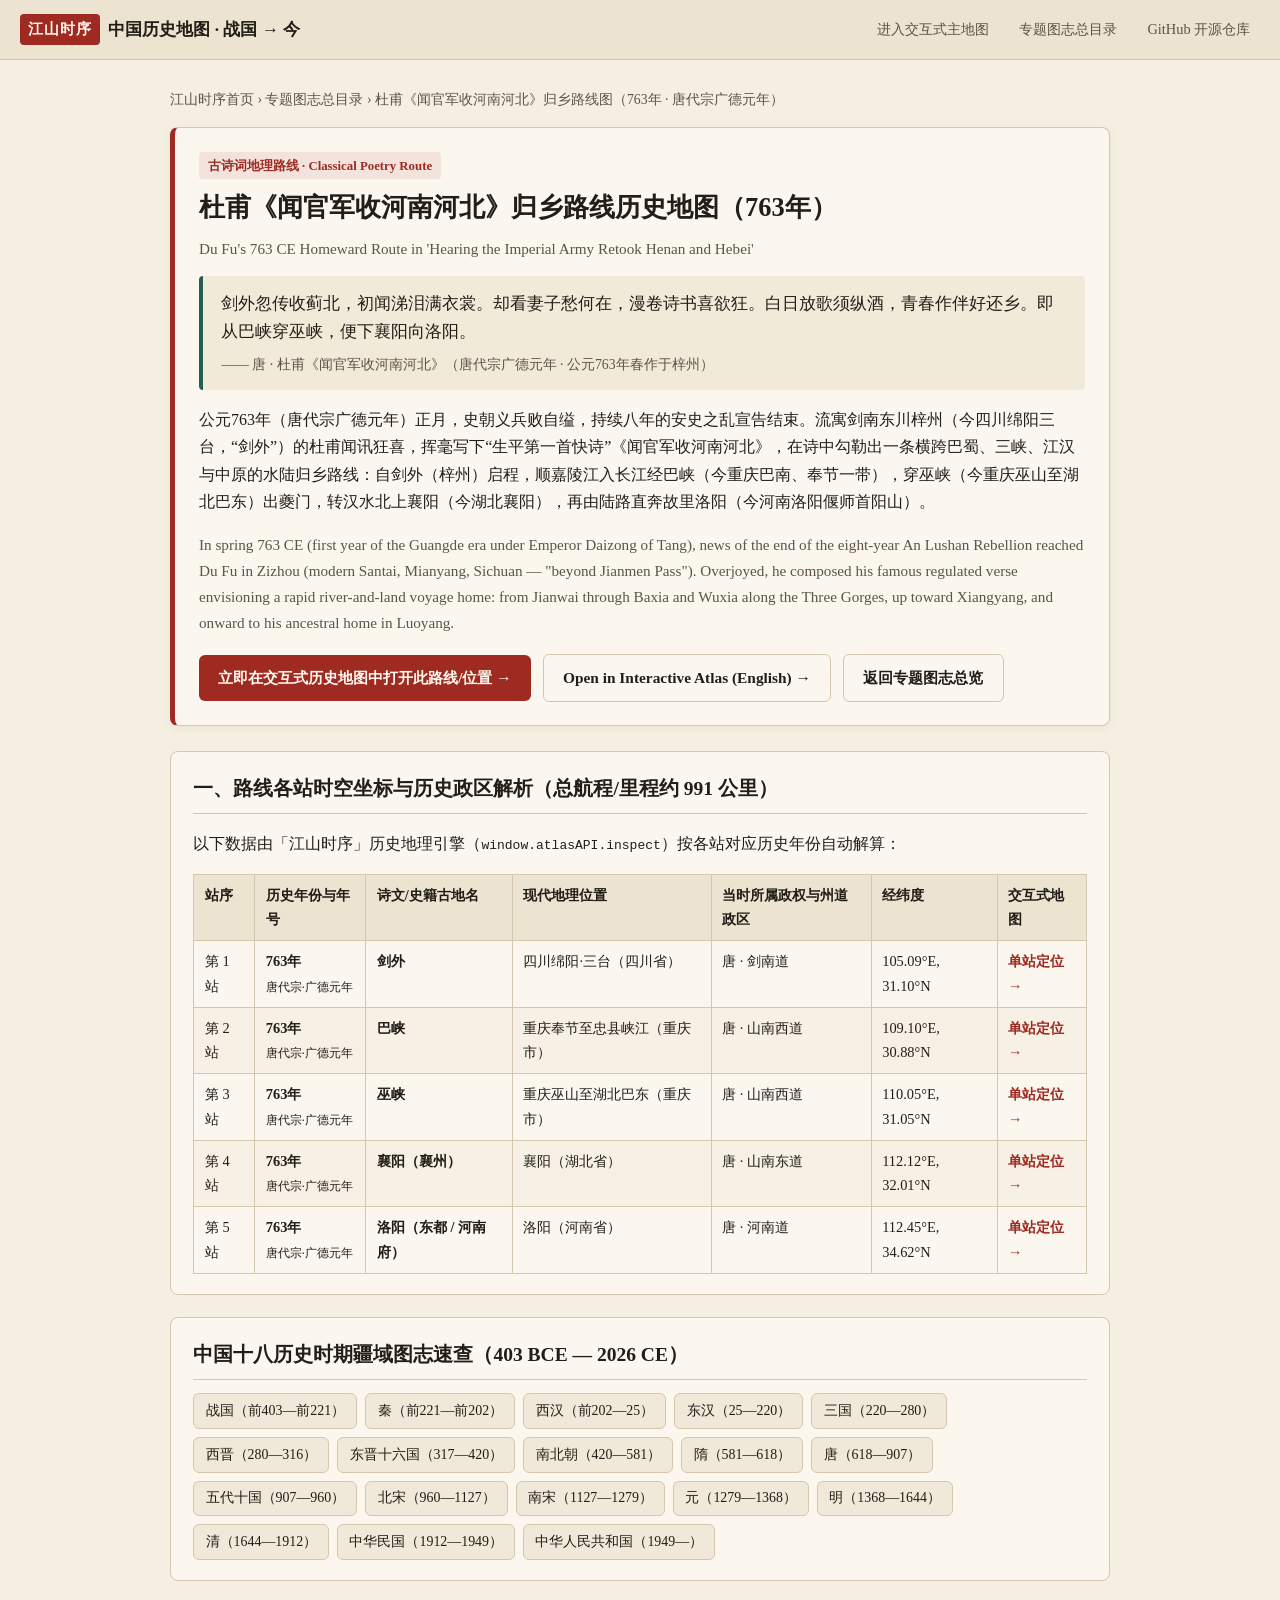
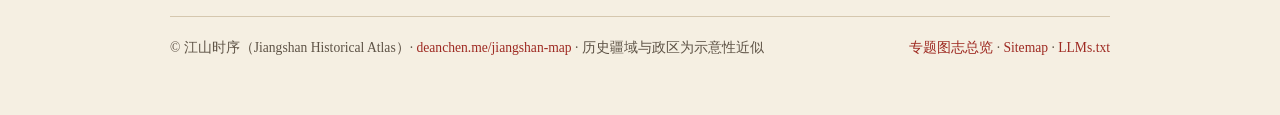
<file: topics/dufu-763.html>
<!DOCTYPE html>
<html lang="zh-CN">
<head>
  <meta charset="UTF-8" />
  <meta name="viewport" content="width=device-width, initial-scale=1.0" />
  <title>杜甫《闻官军收河南河北》归乡路线历史地图（763年） · 古今地名政区沿革 | 江山时序</title>
  <meta name="description" content="杜甫《闻官军收河南河北》归乡路线历史地图（763年）：公元763年（唐代宗广德元年）正月，史朝义兵败自缢，持续八年的安史之乱宣告结束。流寓剑南东川梓州（今四川绵阳三台，“剑外”）的杜甫闻讯狂喜，挥毫写下“生平第一首快诗”《闻官军收河南河北》，在诗中勾勒出一条横跨巴蜀、三峡、江汉与中原的水陆归乡路线：自剑外（梓州）启程，顺嘉陵江入长江… 交互式历史地图定位、帝王年号与两千四百年古今政区沿革。" />
  <meta name="keywords" content="闻官军收河南河北地图, 即从巴峡穿巫峡便下襄阳向洛阳路线图, 杜甫归乡路线地图, 剑外巴峡巫峡襄阳洛阳古今地名, 唐代历史地图763年, 江山时序" />
  <meta name="author" content="Jiangshan Atlas (江山时序)" />
  <meta name="robots" content="index, follow, max-image-preview:large, max-snippet:-1" />
  <meta name="applicable-device" content="pc,mobile" />
  <meta name="mobile-agent" content="format=html5;url=https://deanchen.me/jiangshan-map/topics/dufu-763.html" />
  <meta http-equiv="Cache-Control" content="no-transform" />
  <meta http-equiv="Cache-Control" content="no-siteapp" />
  <meta name="theme-color" content="#f5efe2" />
  <link rel="canonical" href="https://deanchen.me/jiangshan-map/topics/dufu-763.html" />
  <meta property="og:type" content="article" />
  <meta property="og:site_name" content="江山时序 · Jiangshan Historical Atlas" />
  <meta property="og:locale" content="zh_CN" />
  <meta property="og:locale:alternate" content="en_US" />
  <meta property="og:title" content="杜甫《闻官军收河南河北》归乡路线历史地图（763年） · 古今地名政区沿革 | 江山时序" />
  <meta property="og:description" content="杜甫《闻官军收河南河北》归乡路线历史地图（763年）：公元763年（唐代宗广德元年）正月，史朝义兵败自缢，持续八年的安史之乱宣告结束。流寓剑南东川梓州（今四川绵阳三台，“剑外”）的杜甫闻讯狂喜，挥毫写下“生平第一首快诗”《闻官军收河南河北》，在诗中勾勒出一条横跨巴蜀、三峡、江汉与中原的水陆归乡路线：自剑外（梓州）启程，顺嘉陵江入长江… 交互式历史地图定位、帝王年号与两千四百年古今政区沿革。" />
  <meta property="og:url" content="https://deanchen.me/jiangshan-map/topics/dufu-763.html" />
  <meta property="og:image" content="https://deanchen.me/jiangshan-map/assets/og_preview.png" />
  <meta property="og:image:width" content="1200" />
  <meta property="og:image:height" content="630" />
  <meta name="twitter:card" content="summary_large_image" />
  <meta name="twitter:title" content="杜甫《闻官军收河南河北》归乡路线历史地图（763年） · 古今地名政区沿革 | 江山时序" />
  <meta name="twitter:description" content="杜甫《闻官军收河南河北》归乡路线历史地图（763年）：公元763年（唐代宗广德元年）正月，史朝义兵败自缢，持续八年的安史之乱宣告结束。流寓剑南东川梓州（今四川绵阳三台，“剑外”）的杜甫闻讯狂喜，挥毫写下“生平第一首快诗”《闻官军收河南河北》，在诗中勾勒出一条横跨巴蜀、三峡、江汉与中原的水陆归乡路线：自剑外（梓州）启程，顺嘉陵江入长江… 交互式历史地图定位、帝王年号与两千四百年古今政区沿革。" />
  <meta name="twitter:image" content="https://deanchen.me/jiangshan-map/assets/og_preview.png" />
  <link rel="icon" type="image/svg+xml" href="../assets/favicon.svg" />
  <script type="application/ld+json">
{
  "@context": "https://schema.org",
  "@graph": [
    {
      "@type": "Article",
      "headline": "杜甫《闻官军收河南河北》归乡路线历史地图（763年） · 古今地名政区沿革 | 江山时序",
      "description": "杜甫《闻官军收河南河北》归乡路线历史地图（763年）：公元763年（唐代宗广德元年）正月，史朝义兵败自缢，持续八年的安史之乱宣告结束。流寓剑南东川梓州（今四川绵阳三台，“剑外”）的杜甫闻讯狂喜，挥毫写下“生平第一首快诗”《闻官军收河南河北》，在诗中勾勒出一条横跨巴蜀、三峡、江汉与中原的水陆归乡路线：自剑外（梓州）启程，顺嘉陵江入长江… 交互式历史地图定位、帝王年号与两千四百年古今政区沿革。",
      "url": "https://deanchen.me/jiangshan-map/topics/dufu-763.html",
      "datePublished": "2026-10-21",
      "dateModified": "2026-10-21",
      "inLanguage": [
        "zh-CN",
        "en"
      ],
      "author": {
        "@type": "Organization",
        "name": "江山时序 (Jiangshan Historical Atlas)",
        "url": "https://deanchen.me/jiangshan-map/"
      }
    },
    {
      "@type": "BreadcrumbList",
      "itemListElement": [
        {
          "@type": "ListItem",
          "position": 1,
          "name": "江山时序首页",
          "item": "https://deanchen.me/jiangshan-map/"
        },
        {
          "@type": "ListItem",
          "position": 2,
          "name": "专题图志总览",
          "item": "https://deanchen.me/jiangshan-map/topics/index.html"
        },
        {
          "@type": "ListItem",
          "position": 3,
          "name": "杜甫《闻官军收河南河北》归乡路线图（763年 · 唐代宗广德元年）",
          "item": "https://deanchen.me/jiangshan-map/topics/dufu-763.html"
        }
      ]
    }
  ]
}
  </script>
  <style>
    :root {
      --bg-paper: #f5efe2;
      --bg-card: #fbf7ee;
      --ink-main: #221d17;
      --ink-muted: #5e5346;
      --cinnabar: #9e2a22;
      --cinnabar-hover: #7d1e17;
      --gold-border: #d5c7ae;
      --accent-teal: #275d52;
    }
    * { box-sizing: border-box; }
    body {
      margin: 0;
      padding: 0;
      background: var(--bg-paper);
      color: var(--ink-main);
      font-family: "Noto Serif SC", "Songti SC", "STSong", "PingFang SC", "Microsoft YaHei", serif;
      line-height: 1.72;
    }
    .top-bar {
      background: #ece3d0;
      border-bottom: 1px solid var(--gold-border);
      padding: 0.75rem 1.25rem;
      display: flex;
      flex-wrap: wrap;
      align-items: center;
      justify-content: space-between;
      gap: 0.75rem;
    }
    .brand-link {
      text-decoration: none;
      color: var(--ink-main);
      display: inline-flex;
      align-items: center;
      gap: 0.55rem;
      font-weight: 700;
      font-size: 1.08rem;
    }
    .seal-badge {
      background: var(--cinnabar);
      color: #fff8ee;
      padding: 0.18rem 0.5rem;
      border-radius: 4px;
      font-size: 0.92rem;
      letter-spacing: 0.06em;
    }
    .top-nav {
      display: flex;
      flex-wrap: wrap;
      gap: 0.65rem;
      font-size: 0.9rem;
    }
    .top-nav a {
      color: var(--ink-muted);
      text-decoration: none;
      padding: 0.25rem 0.55rem;
      border-radius: 4px;
      border: 1px solid transparent;
    }
    .top-nav a:hover {
      color: var(--cinnabar);
      border-color: var(--gold-border);
      background: var(--bg-card);
    }
    main {
      max-width: 980px;
      margin: 0 auto;
      padding: 1.75rem 1.25rem 3.5rem;
    }
    .breadcrumb {
      font-size: 0.86rem;
      color: var(--ink-muted);
      margin-bottom: 1rem;
    }
    .breadcrumb a {
      color: var(--ink-muted);
      text-decoration: none;
    }
    .breadcrumb a:hover { color: var(--cinnabar); text-decoration: underline; }
    .hero-card {
      background: var(--bg-card);
      border: 1px solid var(--gold-border);
      border-left: 5px solid var(--cinnabar);
      border-radius: 8px;
      padding: 1.4rem 1.5rem;
      margin-bottom: 1.6rem;
      box-shadow: 0 2px 10px rgba(34, 29, 23, 0.05);
    }
    .kicker {
      display: inline-block;
      font-size: 0.8rem;
      font-weight: 600;
      color: var(--cinnabar);
      background: rgba(158, 42, 34, 0.09);
      padding: 0.15rem 0.55rem;
      border-radius: 4px;
      margin-bottom: 0.5rem;
    }
    h1 {
      margin: 0.2rem 0 0.6rem;
      font-size: 1.65rem;
      line-height: 1.35;
      color: var(--ink-main);
    }
    .en-sub {
      font-size: 0.95rem;
      color: var(--ink-muted);
      margin: 0 0 0.9rem;
    }
    .meta-pills {
      display: flex;
      flex-wrap: wrap;
      gap: 0.55rem;
      margin: 0.85rem 0 1.15rem;
    }
    .meta-pill {
      background: #efe7d6;
      border: 1px solid var(--gold-border);
      padding: 0.22rem 0.68rem;
      border-radius: 999px;
      font-size: 0.85rem;
      color: var(--ink-main);
    }
    .cta-row {
      display: flex;
      flex-wrap: wrap;
      gap: 0.75rem;
      align-items: center;
      margin-top: 1.1rem;
    }
    .cta-btn {
      display: inline-flex;
      align-items: center;
      gap: 0.45rem;
      background: var(--cinnabar);
      color: #fff9f0;
      text-decoration: none;
      font-weight: 600;
      padding: 0.62rem 1.2rem;
      border-radius: 6px;
      font-size: 0.96rem;
      transition: background 0.15s ease;
    }
    .cta-btn:hover { background: var(--cinnabar-hover); }
    .cta-btn.secondary {
      background: transparent;
      color: var(--ink-main);
      border: 1px solid var(--gold-border);
    }
    .cta-btn.secondary:hover {
      border-color: var(--cinnabar);
      color: var(--cinnabar);
    }
    .section-card {
      background: var(--bg-card);
      border: 1px solid var(--gold-border);
      border-radius: 8px;
      padding: 1.25rem 1.4rem;
      margin-bottom: 1.4rem;
    }
    h2 {
      margin: 0 0 0.85rem;
      font-size: 1.22rem;
      border-bottom: 1px solid var(--gold-border);
      padding-bottom: 0.45rem;
      color: var(--ink-main);
    }
    h3 {
      margin: 1rem 0 0.4rem;
      font-size: 1.05rem;
      color: var(--ink-main);
    }
    blockquote.poem-box {
      margin: 0.9rem 0;
      padding: 0.85rem 1.15rem;
      background: #f2ead9;
      border-left: 4px solid var(--accent-teal);
      border-radius: 4px;
      font-size: 1.04rem;
    }
    blockquote.poem-box cite {
      display: block;
      margin-top: 0.35rem;
      font-size: 0.86rem;
      color: var(--ink-muted);
      font-style: normal;
    }
    .table-wrap {
      width: 100%;
      overflow-x: auto;
      -webkit-overflow-scrolling: touch;
      margin-top: 0.5rem;
    }
    table.data-table {
      width: 100%;
      min-width: 620px;
      border-collapse: collapse;
      font-size: 0.9rem;
    }
    table.data-table th,
    table.data-table td {
      border: 1px solid var(--gold-border);
      padding: 0.5rem 0.65rem;
      text-align: left;
      vertical-align: top;
    }
    table.data-table th {
      background: #ece3d0;
      font-weight: 600;
    }
    table.data-table tr:nth-child(even) td {
      background: rgba(236, 227, 208, 0.32);
    }
    table.data-table a {
      color: var(--cinnabar);
      text-decoration: none;
      font-weight: 600;
    }
    table.data-table a:hover { text-decoration: underline; }
    .chip-grid {
      display: flex;
      flex-wrap: wrap;
      gap: 0.5rem;
      margin-top: 0.6rem;
    }
    .chip-link {
      display: inline-block;
      background: #f0e8d8;
      border: 1px solid var(--gold-border);
      color: var(--ink-main);
      text-decoration: none;
      padding: 0.3rem 0.7rem;
      border-radius: 6px;
      font-size: 0.87rem;
    }
    .chip-link:hover {
      border-color: var(--cinnabar);
      color: var(--cinnabar);
      background: #fffdf8;
    }
    .stop-card {
      border: 1px solid var(--gold-border);
      border-radius: 6px;
      padding: 0.9rem 1.05rem;
      margin-bottom: 0.85rem;
      background: #fdfaf3;
    }
    .stop-header {
      display: flex;
      flex-wrap: wrap;
      justify-content: space-between;
      align-items: baseline;
      gap: 0.5rem;
      margin-bottom: 0.35rem;
    }
    .stop-badge {
      background: var(--cinnabar);
      color: #fff;
      font-size: 0.78rem;
      padding: 0.1rem 0.45rem;
      border-radius: 4px;
      margin-right: 0.4rem;
    }
    footer.page-footer {
      margin-top: 2.2rem;
      padding-top: 1.2rem;
      border-top: 1px solid var(--gold-border);
      font-size: 0.85rem;
      color: var(--ink-muted);
      display: flex;
      flex-wrap: wrap;
      justify-content: space-between;
      gap: 0.75rem;
    }
    footer.page-footer a {
      color: var(--cinnabar);
      text-decoration: none;
    }
  </style>
  <script defer src="https://events.vercount.one/js"></script>
  <script defer src="https://static.cloudflareinsights.com/beacon.min.js" data-cf-beacon='{"token": "dc645937f75341b2a7416bd1fb81b635"}'></script>
</head>
<body>
  <header class="top-bar">
    <a class="brand-link" href="https://deanchen.me/jiangshan-map/">
      <span class="seal-badge">江山时序</span>
      <span>中国历史地图 · 战国 → 今</span>
    </a>
    <nav class="top-nav" aria-label="专题图志导航">
      <a href="https://deanchen.me/jiangshan-map/">进入交互式主地图</a>
      <a href="https://deanchen.me/jiangshan-map/topics/index.html">专题图志总目录</a>
      <a href="https://github.com/DeanChensj/jiangshan-map" target="_blank" rel="noopener noreferrer">GitHub 开源仓库</a>
    </nav>
  </header>
  <main>
    <nav class="breadcrumb" aria-label="面包屑导航">
      <a href="https://deanchen.me/jiangshan-map/">江山时序首页</a> &rsaquo;
      <a href="https://deanchen.me/jiangshan-map/topics/index.html">专题图志总目录</a> &rsaquo;
      <span>杜甫《闻官军收河南河北》归乡路线图（763年 · 唐代宗广德元年）</span>
    </nav>

    <article class="hero-card">
      <span class="kicker">古诗词地理路线 · Classical Poetry Route</span>
      <h1>杜甫《闻官军收河南河北》归乡路线历史地图（763年）</h1>
      <p class="en-sub">Du Fu&#39;s 763 CE Homeward Route in &#39;Hearing the Imperial Army Retook Henan and Hebei&#39;</p>
      <blockquote class="poem-box">
        剑外忽传收蓟北，初闻涕泪满衣裳。却看妻子愁何在，漫卷诗书喜欲狂。白日放歌须纵酒，青春作伴好还乡。即从巴峡穿巫峡，便下襄阳向洛阳。
        <cite>—— 唐 · 杜甫《闻官军收河南河北》（唐代宗广德元年 · 公元763年春作于梓州）</cite>
      </blockquote>
      <p>公元763年（唐代宗广德元年）正月，史朝义兵败自缢，持续八年的安史之乱宣告结束。流寓剑南东川梓州（今四川绵阳三台，“剑外”）的杜甫闻讯狂喜，挥毫写下“生平第一首快诗”《闻官军收河南河北》，在诗中勾勒出一条横跨巴蜀、三峡、江汉与中原的水陆归乡路线：自剑外（梓州）启程，顺嘉陵江入长江经巴峡（今重庆巴南、奉节一带），穿巫峡（今重庆巫山至湖北巴东）出夔门，转汉水北上襄阳（今湖北襄阳），再由陆路直奔故里洛阳（今河南洛阳偃师首阳山）。</p>
      <p class="en-sub">In spring 763 CE (first year of the Guangde era under Emperor Daizong of Tang), news of the end of the eight-year An Lushan Rebellion reached Du Fu in Zizhou (modern Santai, Mianyang, Sichuan — &quot;beyond Jianmen Pass&quot;). Overjoyed, he composed his famous regulated verse envisioning a rapid river-and-land voyage home: from Jianwai through Baxia and Wuxia along the Three Gorges, up toward Xiangyang, and onward to his ancestral home in Luoyang.</p>
      <div class="cta-row">
        <a class="cta-btn" href="https://deanchen.me/jiangshan-map/?year=763&amp;place=%E5%89%91%E5%A4%96,%E5%B7%B4%E5%B3%A1,%E5%B7%AB%E5%B3%A1,%E8%A5%84%E9%98%B3,%E6%B4%9B%E9%98%B3">立即在交互式历史地图中打开此路线/位置 &rarr;</a>
        <a class="cta-btn secondary" href="https://deanchen.me/jiangshan-map/?year=763&amp;place=%E5%89%91%E5%A4%96,%E5%B7%B4%E5%B3%A1,%E5%B7%AB%E5%B3%A1,%E8%A5%84%E9%98%B3,%E6%B4%9B%E9%98%B3&amp;lang=en">Open in Interactive Atlas (English) &rarr;</a>
        <a class="cta-btn secondary" href="https://deanchen.me/jiangshan-map/topics/index.html">返回专题图志总览</a>
      </div>
    </article>

    <section class="section-card">
      <h2>一、路线各站时空坐标与历史政区解析（总航程/里程约 991 公里）</h2>
      <p>以下数据由「江山时序」历史地理引擎（<code>window.atlasAPI.inspect</code>）按各站对应历史年份自动解算：</p>
      <div class="table-wrap">
        <table class="data-table">
          <thead>
            <tr>
              <th>站序</th>
              <th>历史年份与年号</th>
              <th>诗文/史籍古地名</th>
              <th>现代地理位置</th>
              <th>当时所属政权与州道政区</th>
              <th>经纬度</th>
              <th>交互式地图</th>
            </tr>
          </thead>
          <tbody>
          <tr>
            <td>第 1 站</td>
            <td><strong>763年</strong><br/><small>唐代宗·广德元年</small></td>
            <td><strong>剑外</strong></td>
            <td>四川绵阳·三台（四川省）</td>
            <td>唐 · 剑南道</td>
            <td>105.09°E, 31.10°N</td>
            <td><a href="https://deanchen.me/jiangshan-map/?year=763&amp;place=%E5%89%91%E5%A4%96">单站定位 &rarr;</a></td>
          </tr>
          <tr>
            <td>第 2 站</td>
            <td><strong>763年</strong><br/><small>唐代宗·广德元年</small></td>
            <td><strong>巴峡</strong></td>
            <td>重庆奉节至忠县峡江（重庆市）</td>
            <td>唐 · 山南西道</td>
            <td>109.10°E, 30.88°N</td>
            <td><a href="https://deanchen.me/jiangshan-map/?year=763&amp;place=%E5%B7%B4%E5%B3%A1">单站定位 &rarr;</a></td>
          </tr>
          <tr>
            <td>第 3 站</td>
            <td><strong>763年</strong><br/><small>唐代宗·广德元年</small></td>
            <td><strong>巫峡</strong></td>
            <td>重庆巫山至湖北巴东（重庆市）</td>
            <td>唐 · 山南西道</td>
            <td>110.05°E, 31.05°N</td>
            <td><a href="https://deanchen.me/jiangshan-map/?year=763&amp;place=%E5%B7%AB%E5%B3%A1">单站定位 &rarr;</a></td>
          </tr>
          <tr>
            <td>第 4 站</td>
            <td><strong>763年</strong><br/><small>唐代宗·广德元年</small></td>
            <td><strong>襄阳（襄州）</strong></td>
            <td>襄阳（湖北省）</td>
            <td>唐 · 山南东道</td>
            <td>112.12°E, 32.01°N</td>
            <td><a href="https://deanchen.me/jiangshan-map/?year=763&amp;place=%E8%A5%84%E9%98%B3">单站定位 &rarr;</a></td>
          </tr>
          <tr>
            <td>第 5 站</td>
            <td><strong>763年</strong><br/><small>唐代宗·广德元年</small></td>
            <td><strong>洛阳（东都 / 河南府）</strong></td>
            <td>洛阳（河南省）</td>
            <td>唐 · 河南道</td>
            <td>112.45°E, 34.62°N</td>
            <td><a href="https://deanchen.me/jiangshan-map/?year=763&amp;place=%E6%B4%9B%E9%98%B3">单站定位 &rarr;</a></td>
          </tr>
          </tbody>
        </table>
      </div>
    </section>

    <section class="section-card">
      <h2>中国十八历史时期疆域图志速查（403 BCE — 2026 CE）</h2>
      <div class="chip-grid">
        <a class="chip-link" href="https://deanchen.me/jiangshan-map/topics/zhanguo.html">战国（前403—前221）</a>
        <a class="chip-link" href="https://deanchen.me/jiangshan-map/topics/qin.html">秦（前221—前202）</a>
        <a class="chip-link" href="https://deanchen.me/jiangshan-map/topics/xihan.html">西汉（前202—25）</a>
        <a class="chip-link" href="https://deanchen.me/jiangshan-map/topics/donghan.html">东汉（25—220）</a>
        <a class="chip-link" href="https://deanchen.me/jiangshan-map/topics/sanguo.html">三国（220—280）</a>
        <a class="chip-link" href="https://deanchen.me/jiangshan-map/topics/xijin.html">西晋（280—316）</a>
        <a class="chip-link" href="https://deanchen.me/jiangshan-map/topics/dongjin.html">东晋十六国（317—420）</a>
        <a class="chip-link" href="https://deanchen.me/jiangshan-map/topics/nanbei.html">南北朝（420—581）</a>
        <a class="chip-link" href="https://deanchen.me/jiangshan-map/topics/sui.html">隋（581—618）</a>
        <a class="chip-link" href="https://deanchen.me/jiangshan-map/topics/tang.html">唐（618—907）</a>
        <a class="chip-link" href="https://deanchen.me/jiangshan-map/topics/wudai.html">五代十国（907—960）</a>
        <a class="chip-link" href="https://deanchen.me/jiangshan-map/topics/beisong.html">北宋（960—1127）</a>
        <a class="chip-link" href="https://deanchen.me/jiangshan-map/topics/nansong.html">南宋（1127—1279）</a>
        <a class="chip-link" href="https://deanchen.me/jiangshan-map/topics/yuan.html">元（1279—1368）</a>
        <a class="chip-link" href="https://deanchen.me/jiangshan-map/topics/ming.html">明（1368—1644）</a>
        <a class="chip-link" href="https://deanchen.me/jiangshan-map/topics/qing.html">清（1644—1912）</a>
        <a class="chip-link" href="https://deanchen.me/jiangshan-map/topics/roc.html">中华民国（1912—1949）</a>
        <a class="chip-link" href="https://deanchen.me/jiangshan-map/topics/prc.html">中华人民共和国（1949—）</a>
      </div>
    </section>
    <footer class="page-footer">
      <div>© 江山时序（Jiangshan Historical Atlas）· <a href="https://deanchen.me/jiangshan-map/">deanchen.me/jiangshan-map</a> · 历史疆域与政区为示意性近似</div>
      <div><a href="https://deanchen.me/jiangshan-map/topics/index.html">专题图志总览</a> · <a href="https://deanchen.me/jiangshan-map/sitemap.xml">Sitemap</a> · <a href="https://deanchen.me/jiangshan-map/llms.txt">LLMs.txt</a></div>
    </footer>
  </main>
</body>
</html>
</file>
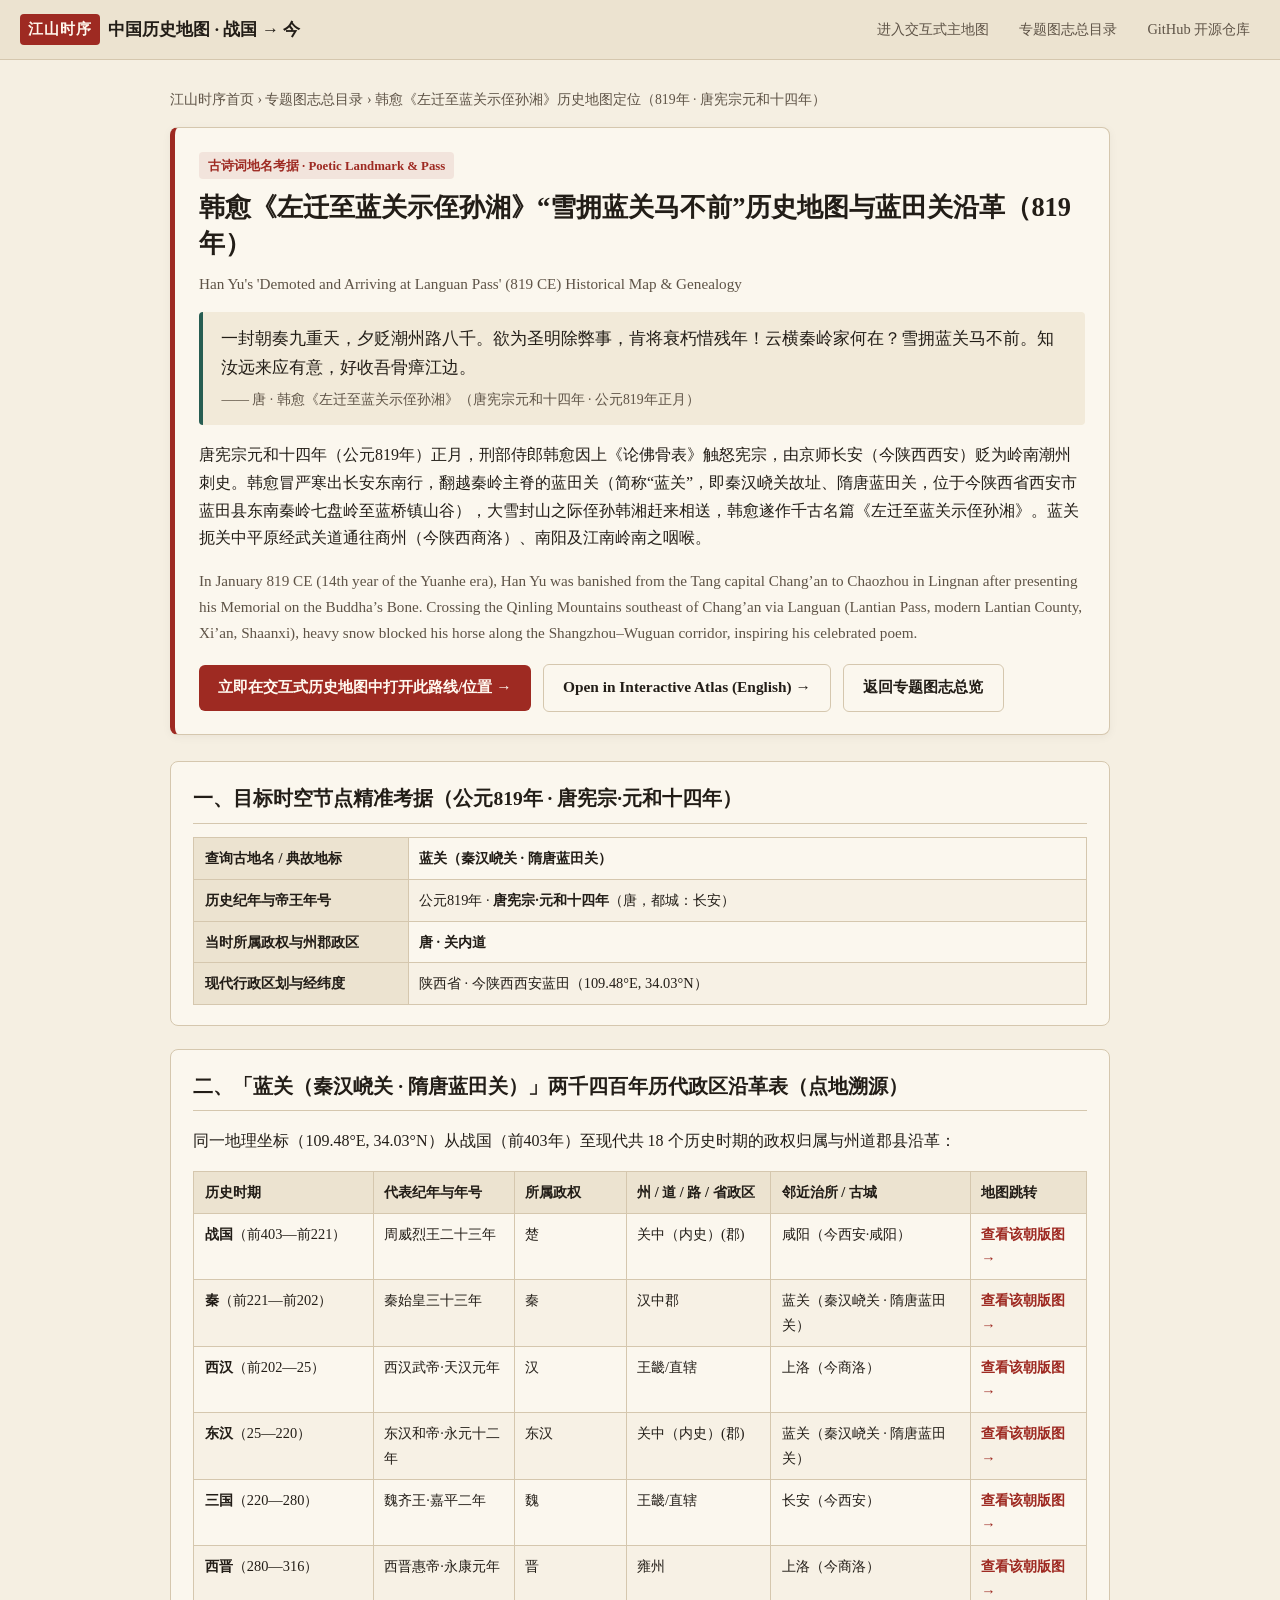
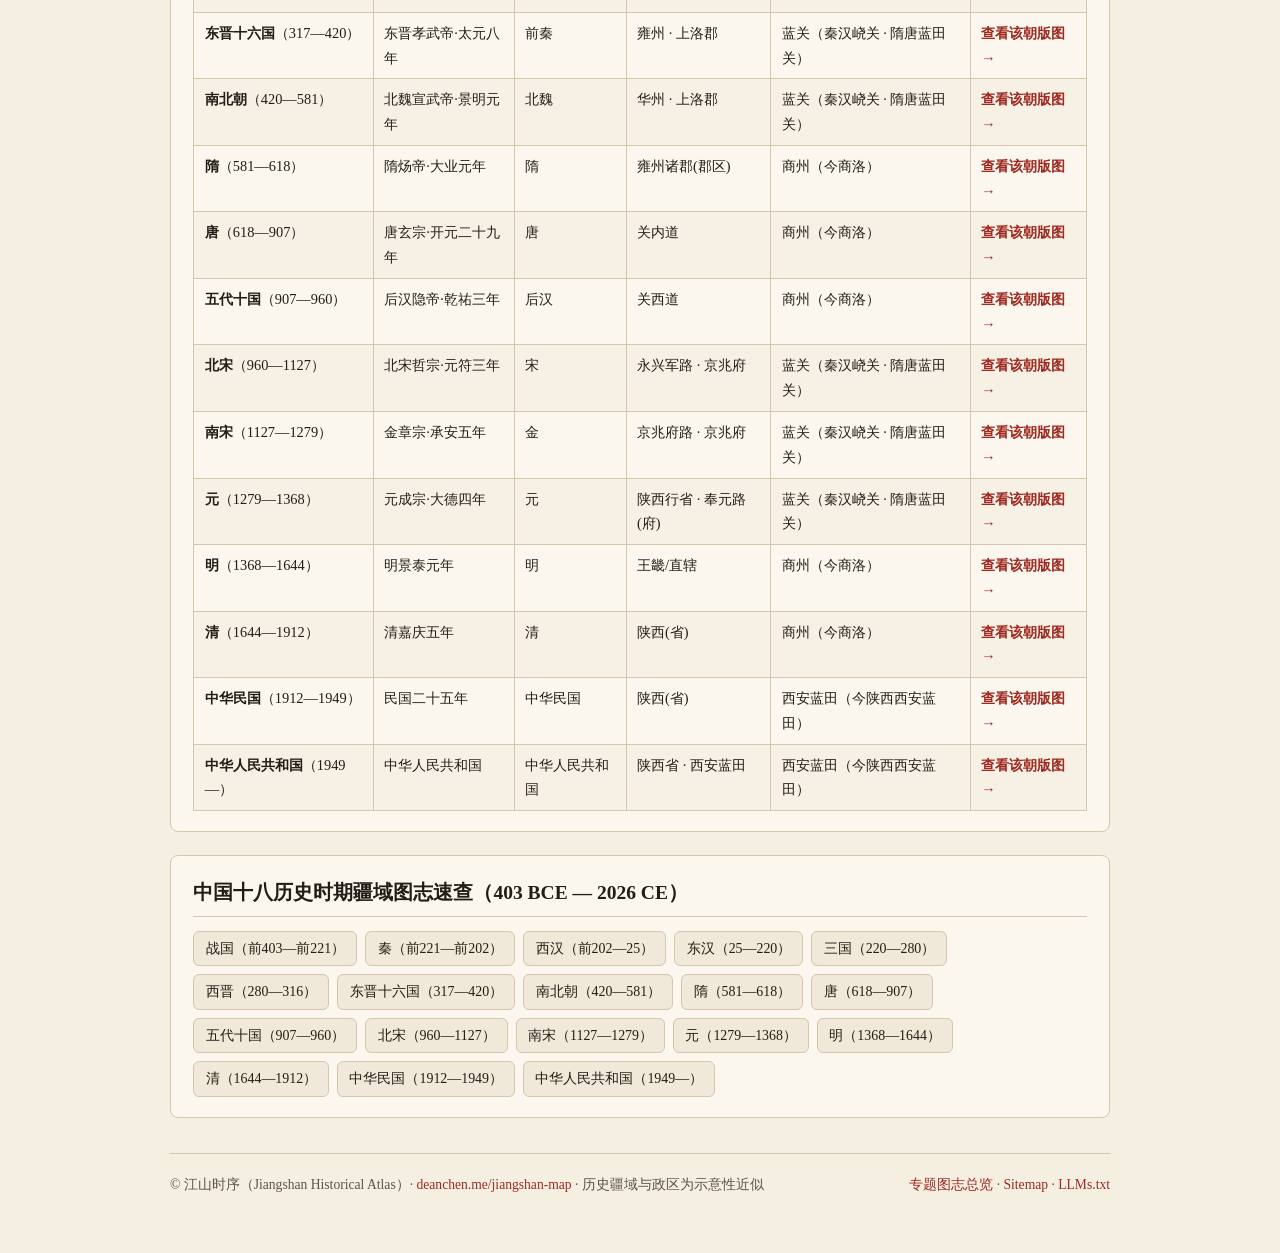
<file: topics/hanyu-languan.html>
<!DOCTYPE html>
<html lang="zh-CN">
<head>
  <meta charset="UTF-8" />
  <meta name="viewport" content="width=device-width, initial-scale=1.0" />
  <title>韩愈《左迁至蓝关示侄孙湘》“雪拥蓝关马不前”历史地图与蓝田关沿革（819年） · 古今地名政区沿革 | 江山时序</title>
  <meta name="description" content="韩愈《左迁至蓝关示侄孙湘》“雪拥蓝关马不前”历史地图与蓝田关沿革（819年）：唐宪宗元和十四年（公元819年）正月，刑部侍郎韩愈因上《论佛骨表》触怒宪宗，由京师长安（今陕西西安）贬为岭南潮州刺史。韩愈冒严寒出长安东南行，翻越秦岭主脊的蓝田关（简称“蓝关”，即秦汉峣关故址、隋唐蓝田关，位于今陕西省西安市蓝田县东南秦岭七盘岭至蓝桥镇山谷），大雪封山之际侄孙韩湘… 交互式历史地图定位、帝王年号与两千四百年古今政区沿革。" />
  <meta name="keywords" content="雪拥蓝关马不前蓝关在哪里, 左迁至蓝关示侄孙湘历史地图, 蓝关古今地名对照, 秦岭蓝田关地图位置, 韩愈贬潮州路线地图, 江山时序" />
  <meta name="author" content="Jiangshan Atlas (江山时序)" />
  <meta name="robots" content="index, follow, max-image-preview:large, max-snippet:-1" />
  <meta name="applicable-device" content="pc,mobile" />
  <meta name="mobile-agent" content="format=html5;url=https://deanchen.me/jiangshan-map/topics/hanyu-languan.html" />
  <meta http-equiv="Cache-Control" content="no-transform" />
  <meta http-equiv="Cache-Control" content="no-siteapp" />
  <meta name="theme-color" content="#f5efe2" />
  <link rel="canonical" href="https://deanchen.me/jiangshan-map/topics/hanyu-languan.html" />
  <meta property="og:type" content="article" />
  <meta property="og:site_name" content="江山时序 · Jiangshan Historical Atlas" />
  <meta property="og:locale" content="zh_CN" />
  <meta property="og:locale:alternate" content="en_US" />
  <meta property="og:title" content="韩愈《左迁至蓝关示侄孙湘》“雪拥蓝关马不前”历史地图与蓝田关沿革（819年） · 古今地名政区沿革 | 江山时序" />
  <meta property="og:description" content="韩愈《左迁至蓝关示侄孙湘》“雪拥蓝关马不前”历史地图与蓝田关沿革（819年）：唐宪宗元和十四年（公元819年）正月，刑部侍郎韩愈因上《论佛骨表》触怒宪宗，由京师长安（今陕西西安）贬为岭南潮州刺史。韩愈冒严寒出长安东南行，翻越秦岭主脊的蓝田关（简称“蓝关”，即秦汉峣关故址、隋唐蓝田关，位于今陕西省西安市蓝田县东南秦岭七盘岭至蓝桥镇山谷），大雪封山之际侄孙韩湘… 交互式历史地图定位、帝王年号与两千四百年古今政区沿革。" />
  <meta property="og:url" content="https://deanchen.me/jiangshan-map/topics/hanyu-languan.html" />
  <meta property="og:image" content="https://deanchen.me/jiangshan-map/assets/og_preview.png" />
  <meta property="og:image:width" content="1200" />
  <meta property="og:image:height" content="630" />
  <meta name="twitter:card" content="summary_large_image" />
  <meta name="twitter:title" content="韩愈《左迁至蓝关示侄孙湘》“雪拥蓝关马不前”历史地图与蓝田关沿革（819年） · 古今地名政区沿革 | 江山时序" />
  <meta name="twitter:description" content="韩愈《左迁至蓝关示侄孙湘》“雪拥蓝关马不前”历史地图与蓝田关沿革（819年）：唐宪宗元和十四年（公元819年）正月，刑部侍郎韩愈因上《论佛骨表》触怒宪宗，由京师长安（今陕西西安）贬为岭南潮州刺史。韩愈冒严寒出长安东南行，翻越秦岭主脊的蓝田关（简称“蓝关”，即秦汉峣关故址、隋唐蓝田关，位于今陕西省西安市蓝田县东南秦岭七盘岭至蓝桥镇山谷），大雪封山之际侄孙韩湘… 交互式历史地图定位、帝王年号与两千四百年古今政区沿革。" />
  <meta name="twitter:image" content="https://deanchen.me/jiangshan-map/assets/og_preview.png" />
  <link rel="icon" type="image/svg+xml" href="../assets/favicon.svg" />
  <script type="application/ld+json">
{
  "@context": "https://schema.org",
  "@graph": [
    {
      "@type": "Article",
      "headline": "韩愈《左迁至蓝关示侄孙湘》“雪拥蓝关马不前”历史地图与蓝田关沿革（819年） · 古今地名政区沿革 | 江山时序",
      "description": "韩愈《左迁至蓝关示侄孙湘》“雪拥蓝关马不前”历史地图与蓝田关沿革（819年）：唐宪宗元和十四年（公元819年）正月，刑部侍郎韩愈因上《论佛骨表》触怒宪宗，由京师长安（今陕西西安）贬为岭南潮州刺史。韩愈冒严寒出长安东南行，翻越秦岭主脊的蓝田关（简称“蓝关”，即秦汉峣关故址、隋唐蓝田关，位于今陕西省西安市蓝田县东南秦岭七盘岭至蓝桥镇山谷），大雪封山之际侄孙韩湘… 交互式历史地图定位、帝王年号与两千四百年古今政区沿革。",
      "url": "https://deanchen.me/jiangshan-map/topics/hanyu-languan.html",
      "datePublished": "2026-10-21",
      "dateModified": "2026-10-21",
      "inLanguage": [
        "zh-CN",
        "en"
      ],
      "author": {
        "@type": "Organization",
        "name": "江山时序 (Jiangshan Historical Atlas)",
        "url": "https://deanchen.me/jiangshan-map/"
      }
    },
    {
      "@type": "BreadcrumbList",
      "itemListElement": [
        {
          "@type": "ListItem",
          "position": 1,
          "name": "江山时序首页",
          "item": "https://deanchen.me/jiangshan-map/"
        },
        {
          "@type": "ListItem",
          "position": 2,
          "name": "专题图志总览",
          "item": "https://deanchen.me/jiangshan-map/topics/index.html"
        },
        {
          "@type": "ListItem",
          "position": 3,
          "name": "韩愈《左迁至蓝关示侄孙湘》历史地图定位（819年 · 唐宪宗元和十四年）",
          "item": "https://deanchen.me/jiangshan-map/topics/hanyu-languan.html"
        }
      ]
    }
  ]
}
  </script>
  <style>
    :root {
      --bg-paper: #f5efe2;
      --bg-card: #fbf7ee;
      --ink-main: #221d17;
      --ink-muted: #5e5346;
      --cinnabar: #9e2a22;
      --cinnabar-hover: #7d1e17;
      --gold-border: #d5c7ae;
      --accent-teal: #275d52;
    }
    * { box-sizing: border-box; }
    body {
      margin: 0;
      padding: 0;
      background: var(--bg-paper);
      color: var(--ink-main);
      font-family: "Noto Serif SC", "Songti SC", "STSong", "PingFang SC", "Microsoft YaHei", serif;
      line-height: 1.72;
    }
    .top-bar {
      background: #ece3d0;
      border-bottom: 1px solid var(--gold-border);
      padding: 0.75rem 1.25rem;
      display: flex;
      flex-wrap: wrap;
      align-items: center;
      justify-content: space-between;
      gap: 0.75rem;
    }
    .brand-link {
      text-decoration: none;
      color: var(--ink-main);
      display: inline-flex;
      align-items: center;
      gap: 0.55rem;
      font-weight: 700;
      font-size: 1.08rem;
    }
    .seal-badge {
      background: var(--cinnabar);
      color: #fff8ee;
      padding: 0.18rem 0.5rem;
      border-radius: 4px;
      font-size: 0.92rem;
      letter-spacing: 0.06em;
    }
    .top-nav {
      display: flex;
      flex-wrap: wrap;
      gap: 0.65rem;
      font-size: 0.9rem;
    }
    .top-nav a {
      color: var(--ink-muted);
      text-decoration: none;
      padding: 0.25rem 0.55rem;
      border-radius: 4px;
      border: 1px solid transparent;
    }
    .top-nav a:hover {
      color: var(--cinnabar);
      border-color: var(--gold-border);
      background: var(--bg-card);
    }
    main {
      max-width: 980px;
      margin: 0 auto;
      padding: 1.75rem 1.25rem 3.5rem;
    }
    .breadcrumb {
      font-size: 0.86rem;
      color: var(--ink-muted);
      margin-bottom: 1rem;
    }
    .breadcrumb a {
      color: var(--ink-muted);
      text-decoration: none;
    }
    .breadcrumb a:hover { color: var(--cinnabar); text-decoration: underline; }
    .hero-card {
      background: var(--bg-card);
      border: 1px solid var(--gold-border);
      border-left: 5px solid var(--cinnabar);
      border-radius: 8px;
      padding: 1.4rem 1.5rem;
      margin-bottom: 1.6rem;
      box-shadow: 0 2px 10px rgba(34, 29, 23, 0.05);
    }
    .kicker {
      display: inline-block;
      font-size: 0.8rem;
      font-weight: 600;
      color: var(--cinnabar);
      background: rgba(158, 42, 34, 0.09);
      padding: 0.15rem 0.55rem;
      border-radius: 4px;
      margin-bottom: 0.5rem;
    }
    h1 {
      margin: 0.2rem 0 0.6rem;
      font-size: 1.65rem;
      line-height: 1.35;
      color: var(--ink-main);
    }
    .en-sub {
      font-size: 0.95rem;
      color: var(--ink-muted);
      margin: 0 0 0.9rem;
    }
    .meta-pills {
      display: flex;
      flex-wrap: wrap;
      gap: 0.55rem;
      margin: 0.85rem 0 1.15rem;
    }
    .meta-pill {
      background: #efe7d6;
      border: 1px solid var(--gold-border);
      padding: 0.22rem 0.68rem;
      border-radius: 999px;
      font-size: 0.85rem;
      color: var(--ink-main);
    }
    .cta-row {
      display: flex;
      flex-wrap: wrap;
      gap: 0.75rem;
      align-items: center;
      margin-top: 1.1rem;
    }
    .cta-btn {
      display: inline-flex;
      align-items: center;
      gap: 0.45rem;
      background: var(--cinnabar);
      color: #fff9f0;
      text-decoration: none;
      font-weight: 600;
      padding: 0.62rem 1.2rem;
      border-radius: 6px;
      font-size: 0.96rem;
      transition: background 0.15s ease;
    }
    .cta-btn:hover { background: var(--cinnabar-hover); }
    .cta-btn.secondary {
      background: transparent;
      color: var(--ink-main);
      border: 1px solid var(--gold-border);
    }
    .cta-btn.secondary:hover {
      border-color: var(--cinnabar);
      color: var(--cinnabar);
    }
    .section-card {
      background: var(--bg-card);
      border: 1px solid var(--gold-border);
      border-radius: 8px;
      padding: 1.25rem 1.4rem;
      margin-bottom: 1.4rem;
    }
    h2 {
      margin: 0 0 0.85rem;
      font-size: 1.22rem;
      border-bottom: 1px solid var(--gold-border);
      padding-bottom: 0.45rem;
      color: var(--ink-main);
    }
    h3 {
      margin: 1rem 0 0.4rem;
      font-size: 1.05rem;
      color: var(--ink-main);
    }
    blockquote.poem-box {
      margin: 0.9rem 0;
      padding: 0.85rem 1.15rem;
      background: #f2ead9;
      border-left: 4px solid var(--accent-teal);
      border-radius: 4px;
      font-size: 1.04rem;
    }
    blockquote.poem-box cite {
      display: block;
      margin-top: 0.35rem;
      font-size: 0.86rem;
      color: var(--ink-muted);
      font-style: normal;
    }
    .table-wrap {
      width: 100%;
      overflow-x: auto;
      -webkit-overflow-scrolling: touch;
      margin-top: 0.5rem;
    }
    table.data-table {
      width: 100%;
      min-width: 620px;
      border-collapse: collapse;
      font-size: 0.9rem;
    }
    table.data-table th,
    table.data-table td {
      border: 1px solid var(--gold-border);
      padding: 0.5rem 0.65rem;
      text-align: left;
      vertical-align: top;
    }
    table.data-table th {
      background: #ece3d0;
      font-weight: 600;
    }
    table.data-table tr:nth-child(even) td {
      background: rgba(236, 227, 208, 0.32);
    }
    table.data-table a {
      color: var(--cinnabar);
      text-decoration: none;
      font-weight: 600;
    }
    table.data-table a:hover { text-decoration: underline; }
    .chip-grid {
      display: flex;
      flex-wrap: wrap;
      gap: 0.5rem;
      margin-top: 0.6rem;
    }
    .chip-link {
      display: inline-block;
      background: #f0e8d8;
      border: 1px solid var(--gold-border);
      color: var(--ink-main);
      text-decoration: none;
      padding: 0.3rem 0.7rem;
      border-radius: 6px;
      font-size: 0.87rem;
    }
    .chip-link:hover {
      border-color: var(--cinnabar);
      color: var(--cinnabar);
      background: #fffdf8;
    }
    .stop-card {
      border: 1px solid var(--gold-border);
      border-radius: 6px;
      padding: 0.9rem 1.05rem;
      margin-bottom: 0.85rem;
      background: #fdfaf3;
    }
    .stop-header {
      display: flex;
      flex-wrap: wrap;
      justify-content: space-between;
      align-items: baseline;
      gap: 0.5rem;
      margin-bottom: 0.35rem;
    }
    .stop-badge {
      background: var(--cinnabar);
      color: #fff;
      font-size: 0.78rem;
      padding: 0.1rem 0.45rem;
      border-radius: 4px;
      margin-right: 0.4rem;
    }
    footer.page-footer {
      margin-top: 2.2rem;
      padding-top: 1.2rem;
      border-top: 1px solid var(--gold-border);
      font-size: 0.85rem;
      color: var(--ink-muted);
      display: flex;
      flex-wrap: wrap;
      justify-content: space-between;
      gap: 0.75rem;
    }
    footer.page-footer a {
      color: var(--cinnabar);
      text-decoration: none;
    }
  </style>
  <script defer src="https://events.vercount.one/js"></script>
  <script defer src="https://static.cloudflareinsights.com/beacon.min.js" data-cf-beacon='{"token": "dc645937f75341b2a7416bd1fb81b635"}'></script>
</head>
<body>
  <header class="top-bar">
    <a class="brand-link" href="https://deanchen.me/jiangshan-map/">
      <span class="seal-badge">江山时序</span>
      <span>中国历史地图 · 战国 → 今</span>
    </a>
    <nav class="top-nav" aria-label="专题图志导航">
      <a href="https://deanchen.me/jiangshan-map/">进入交互式主地图</a>
      <a href="https://deanchen.me/jiangshan-map/topics/index.html">专题图志总目录</a>
      <a href="https://github.com/DeanChensj/jiangshan-map" target="_blank" rel="noopener noreferrer">GitHub 开源仓库</a>
    </nav>
  </header>
  <main>
    <nav class="breadcrumb" aria-label="面包屑导航">
      <a href="https://deanchen.me/jiangshan-map/">江山时序首页</a> &rsaquo;
      <a href="https://deanchen.me/jiangshan-map/topics/index.html">专题图志总目录</a> &rsaquo;
      <span>韩愈《左迁至蓝关示侄孙湘》历史地图定位（819年 · 唐宪宗元和十四年）</span>
    </nav>

    <article class="hero-card">
      <span class="kicker">古诗词地名考据 · Poetic Landmark &amp; Pass</span>
      <h1>韩愈《左迁至蓝关示侄孙湘》“雪拥蓝关马不前”历史地图与蓝田关沿革（819年）</h1>
      <p class="en-sub">Han Yu&#39;s &#39;Demoted and Arriving at Languan Pass&#39; (819 CE) Historical Map &amp; Genealogy</p>
      <blockquote class="poem-box">
        一封朝奏九重天，夕贬潮州路八千。欲为圣明除弊事，肯将衰朽惜残年！云横秦岭家何在？雪拥蓝关马不前。知汝远来应有意，好收吾骨瘴江边。
        <cite>—— 唐 · 韩愈《左迁至蓝关示侄孙湘》（唐宪宗元和十四年 · 公元819年正月）</cite>
      </blockquote>
      <p>唐宪宗元和十四年（公元819年）正月，刑部侍郎韩愈因上《论佛骨表》触怒宪宗，由京师长安（今陕西西安）贬为岭南潮州刺史。韩愈冒严寒出长安东南行，翻越秦岭主脊的蓝田关（简称“蓝关”，即秦汉峣关故址、隋唐蓝田关，位于今陕西省西安市蓝田县东南秦岭七盘岭至蓝桥镇山谷），大雪封山之际侄孙韩湘赶来相送，韩愈遂作千古名篇《左迁至蓝关示侄孙湘》。蓝关扼关中平原经武关道通往商州（今陕西商洛）、南阳及江南岭南之咽喉。</p>
      <p class="en-sub">In January 819 CE (14th year of the Yuanhe era), Han Yu was banished from the Tang capital Chang’an to Chaozhou in Lingnan after presenting his Memorial on the Buddha’s Bone. Crossing the Qinling Mountains southeast of Chang’an via Languan (Lantian Pass, modern Lantian County, Xi’an, Shaanxi), heavy snow blocked his horse along the Shangzhou–Wuguan corridor, inspiring his celebrated poem.</p>
      <div class="cta-row">
        <a class="cta-btn" href="https://deanchen.me/jiangshan-map/?year=819&amp;place=%E8%93%9D%E5%85%B3">立即在交互式历史地图中打开此路线/位置 &rarr;</a>
        <a class="cta-btn secondary" href="https://deanchen.me/jiangshan-map/?year=819&amp;place=%E8%93%9D%E5%85%B3&amp;lang=en">Open in Interactive Atlas (English) &rarr;</a>
        <a class="cta-btn secondary" href="https://deanchen.me/jiangshan-map/topics/index.html">返回专题图志总览</a>
      </div>
    </article>

    <section class="section-card">
      <h2>一、目标时空节点精准考据（公元819年 · 唐宪宗·元和十四年）</h2>
      <div class="table-wrap">
        <table class="data-table">
          <tbody>
            <tr>
              <th style="width:24%">查询古地名 / 典故地标</th>
              <td><strong>蓝关（秦汉峣关 · 隋唐蓝田关）</strong></td>
            </tr>
            <tr>
              <th>历史纪年与帝王年号</th>
              <td>公元819年 · <strong>唐宪宗·元和十四年</strong>（唐，都城：长安）</td>
            </tr>
            <tr>
              <th>当时所属政权与州郡政区</th>
              <td><strong>唐 · 关内道</strong></td>
            </tr>
            <tr>
              <th>现代行政区划与经纬度</th>
              <td>陕西省 · 今陕西西安蓝田（109.48°E, 34.03°N）</td>
            </tr>
          </tbody>
        </table>
      </div>
    </section>

    <section class="section-card">
      <h2>二、「蓝关（秦汉峣关 · 隋唐蓝田关）」两千四百年历代政区沿革表（点地溯源）</h2>
      <p>同一地理坐标（109.48°E, 34.03°N）从战国（前403年）至现代共 18 个历史时期的政权归属与州道郡县沿革：</p>
      <div class="table-wrap">
        <table class="data-table">
          <thead>
            <tr>
              <th>历史时期</th>
              <th>代表纪年与年号</th>
              <th>所属政权</th>
              <th>州 / 道 / 路 / 省政区</th>
              <th>邻近治所 / 古城</th>
              <th>地图跳转</th>
            </tr>
          </thead>
          <tbody>
          <tr>
            <td><strong>战国</strong>（前403—前221）</td>
            <td>周威烈王二十三年</td>
            <td>楚</td>
            <td>关中（内史）(郡)</td>
            <td>咸阳（今西安·咸阳）</td>
            <td><a href="https://deanchen.me/jiangshan-map/?year=-403&amp;place=%E8%93%9D%E5%85%B3">查看该朝版图 &rarr;</a></td>
          </tr>
          <tr>
            <td><strong>秦</strong>（前221—前202）</td>
            <td>秦始皇三十三年</td>
            <td>秦</td>
            <td>汉中郡</td>
            <td>蓝关（秦汉峣关 · 隋唐蓝田关）</td>
            <td><a href="https://deanchen.me/jiangshan-map/?year=-214&amp;place=%E8%93%9D%E5%85%B3">查看该朝版图 &rarr;</a></td>
          </tr>
          <tr>
            <td><strong>西汉</strong>（前202—25）</td>
            <td>西汉武帝·天汉元年</td>
            <td>汉</td>
            <td>王畿/直辖</td>
            <td>上洛（今商洛）</td>
            <td><a href="https://deanchen.me/jiangshan-map/?year=-100&amp;place=%E8%93%9D%E5%85%B3">查看该朝版图 &rarr;</a></td>
          </tr>
          <tr>
            <td><strong>东汉</strong>（25—220）</td>
            <td>东汉和帝·永元十二年</td>
            <td>东汉</td>
            <td>关中（内史）(郡)</td>
            <td>蓝关（秦汉峣关 · 隋唐蓝田关）</td>
            <td><a href="https://deanchen.me/jiangshan-map/?year=100&amp;place=%E8%93%9D%E5%85%B3">查看该朝版图 &rarr;</a></td>
          </tr>
          <tr>
            <td><strong>三国</strong>（220—280）</td>
            <td>魏齐王·嘉平二年</td>
            <td>魏</td>
            <td>王畿/直辖</td>
            <td>长安（今西安）</td>
            <td><a href="https://deanchen.me/jiangshan-map/?year=250&amp;place=%E8%93%9D%E5%85%B3">查看该朝版图 &rarr;</a></td>
          </tr>
          <tr>
            <td><strong>西晋</strong>（280—316）</td>
            <td>西晋惠帝·永康元年</td>
            <td>晋</td>
            <td>雍州</td>
            <td>上洛（今商洛）</td>
            <td><a href="https://deanchen.me/jiangshan-map/?year=300&amp;place=%E8%93%9D%E5%85%B3">查看该朝版图 &rarr;</a></td>
          </tr>
          <tr>
            <td><strong>东晋十六国</strong>（317—420）</td>
            <td>东晋孝武帝·太元八年</td>
            <td>前秦</td>
            <td>雍州 · 上洛郡</td>
            <td>蓝关（秦汉峣关 · 隋唐蓝田关）</td>
            <td><a href="https://deanchen.me/jiangshan-map/?year=383&amp;place=%E8%93%9D%E5%85%B3">查看该朝版图 &rarr;</a></td>
          </tr>
          <tr>
            <td><strong>南北朝</strong>（420—581）</td>
            <td>北魏宣武帝·景明元年</td>
            <td>北魏</td>
            <td>华州 · 上洛郡</td>
            <td>蓝关（秦汉峣关 · 隋唐蓝田关）</td>
            <td><a href="https://deanchen.me/jiangshan-map/?year=500&amp;place=%E8%93%9D%E5%85%B3">查看该朝版图 &rarr;</a></td>
          </tr>
          <tr>
            <td><strong>隋</strong>（581—618）</td>
            <td>隋炀帝·大业元年</td>
            <td>隋</td>
            <td>雍州诸郡(郡区)</td>
            <td>商州（今商洛）</td>
            <td><a href="https://deanchen.me/jiangshan-map/?year=605&amp;place=%E8%93%9D%E5%85%B3">查看该朝版图 &rarr;</a></td>
          </tr>
          <tr>
            <td><strong>唐</strong>（618—907）</td>
            <td>唐玄宗·开元二十九年</td>
            <td>唐</td>
            <td>关内道</td>
            <td>商州（今商洛）</td>
            <td><a href="https://deanchen.me/jiangshan-map/?year=741&amp;place=%E8%93%9D%E5%85%B3">查看该朝版图 &rarr;</a></td>
          </tr>
          <tr>
            <td><strong>五代十国</strong>（907—960）</td>
            <td>后汉隐帝·乾祐三年</td>
            <td>后汉</td>
            <td>关西道</td>
            <td>商州（今商洛）</td>
            <td><a href="https://deanchen.me/jiangshan-map/?year=950&amp;place=%E8%93%9D%E5%85%B3">查看该朝版图 &rarr;</a></td>
          </tr>
          <tr>
            <td><strong>北宋</strong>（960—1127）</td>
            <td>北宋哲宗·元符三年</td>
            <td>宋</td>
            <td>永兴军路 · 京兆府</td>
            <td>蓝关（秦汉峣关 · 隋唐蓝田关）</td>
            <td><a href="https://deanchen.me/jiangshan-map/?year=1100&amp;place=%E8%93%9D%E5%85%B3">查看该朝版图 &rarr;</a></td>
          </tr>
          <tr>
            <td><strong>南宋</strong>（1127—1279）</td>
            <td>金章宗·承安五年</td>
            <td>金</td>
            <td>京兆府路 · 京兆府</td>
            <td>蓝关（秦汉峣关 · 隋唐蓝田关）</td>
            <td><a href="https://deanchen.me/jiangshan-map/?year=1200&amp;place=%E8%93%9D%E5%85%B3">查看该朝版图 &rarr;</a></td>
          </tr>
          <tr>
            <td><strong>元</strong>（1279—1368）</td>
            <td>元成宗·大德四年</td>
            <td>元</td>
            <td>陕西行省 · 奉元路(府)</td>
            <td>蓝关（秦汉峣关 · 隋唐蓝田关）</td>
            <td><a href="https://deanchen.me/jiangshan-map/?year=1300&amp;place=%E8%93%9D%E5%85%B3">查看该朝版图 &rarr;</a></td>
          </tr>
          <tr>
            <td><strong>明</strong>（1368—1644）</td>
            <td>明景泰元年</td>
            <td>明</td>
            <td>王畿/直辖</td>
            <td>商州（今商洛）</td>
            <td><a href="https://deanchen.me/jiangshan-map/?year=1450&amp;place=%E8%93%9D%E5%85%B3">查看该朝版图 &rarr;</a></td>
          </tr>
          <tr>
            <td><strong>清</strong>（1644—1912）</td>
            <td>清嘉庆五年</td>
            <td>清</td>
            <td>陕西(省)</td>
            <td>商州（今商洛）</td>
            <td><a href="https://deanchen.me/jiangshan-map/?year=1800&amp;place=%E8%93%9D%E5%85%B3">查看该朝版图 &rarr;</a></td>
          </tr>
          <tr>
            <td><strong>中华民国</strong>（1912—1949）</td>
            <td>民国二十五年</td>
            <td>中华民国</td>
            <td>陕西(省)</td>
            <td>西安蓝田（今陕西西安蓝田）</td>
            <td><a href="https://deanchen.me/jiangshan-map/?year=1936&amp;place=%E8%93%9D%E5%85%B3">查看该朝版图 &rarr;</a></td>
          </tr>
          <tr>
            <td><strong>中华人民共和国</strong>（1949—）</td>
            <td>中华人民共和国</td>
            <td>中华人民共和国</td>
            <td>陕西省 · 西安蓝田</td>
            <td>西安蓝田（今陕西西安蓝田）</td>
            <td><a href="https://deanchen.me/jiangshan-map/?year=2026&amp;place=%E8%93%9D%E5%85%B3">查看该朝版图 &rarr;</a></td>
          </tr>
          </tbody>
        </table>
      </div>
    </section>

    <section class="section-card">
      <h2>中国十八历史时期疆域图志速查（403 BCE — 2026 CE）</h2>
      <div class="chip-grid">
        <a class="chip-link" href="https://deanchen.me/jiangshan-map/topics/zhanguo.html">战国（前403—前221）</a>
        <a class="chip-link" href="https://deanchen.me/jiangshan-map/topics/qin.html">秦（前221—前202）</a>
        <a class="chip-link" href="https://deanchen.me/jiangshan-map/topics/xihan.html">西汉（前202—25）</a>
        <a class="chip-link" href="https://deanchen.me/jiangshan-map/topics/donghan.html">东汉（25—220）</a>
        <a class="chip-link" href="https://deanchen.me/jiangshan-map/topics/sanguo.html">三国（220—280）</a>
        <a class="chip-link" href="https://deanchen.me/jiangshan-map/topics/xijin.html">西晋（280—316）</a>
        <a class="chip-link" href="https://deanchen.me/jiangshan-map/topics/dongjin.html">东晋十六国（317—420）</a>
        <a class="chip-link" href="https://deanchen.me/jiangshan-map/topics/nanbei.html">南北朝（420—581）</a>
        <a class="chip-link" href="https://deanchen.me/jiangshan-map/topics/sui.html">隋（581—618）</a>
        <a class="chip-link" href="https://deanchen.me/jiangshan-map/topics/tang.html">唐（618—907）</a>
        <a class="chip-link" href="https://deanchen.me/jiangshan-map/topics/wudai.html">五代十国（907—960）</a>
        <a class="chip-link" href="https://deanchen.me/jiangshan-map/topics/beisong.html">北宋（960—1127）</a>
        <a class="chip-link" href="https://deanchen.me/jiangshan-map/topics/nansong.html">南宋（1127—1279）</a>
        <a class="chip-link" href="https://deanchen.me/jiangshan-map/topics/yuan.html">元（1279—1368）</a>
        <a class="chip-link" href="https://deanchen.me/jiangshan-map/topics/ming.html">明（1368—1644）</a>
        <a class="chip-link" href="https://deanchen.me/jiangshan-map/topics/qing.html">清（1644—1912）</a>
        <a class="chip-link" href="https://deanchen.me/jiangshan-map/topics/roc.html">中华民国（1912—1949）</a>
        <a class="chip-link" href="https://deanchen.me/jiangshan-map/topics/prc.html">中华人民共和国（1949—）</a>
      </div>
    </section>
    <footer class="page-footer">
      <div>© 江山时序（Jiangshan Historical Atlas）· <a href="https://deanchen.me/jiangshan-map/">deanchen.me/jiangshan-map</a> · 历史疆域与政区为示意性近似</div>
      <div><a href="https://deanchen.me/jiangshan-map/topics/index.html">专题图志总览</a> · <a href="https://deanchen.me/jiangshan-map/sitemap.xml">Sitemap</a> · <a href="https://deanchen.me/jiangshan-map/llms.txt">LLMs.txt</a></div>
    </footer>
  </main>
</body>
</html>
</file>
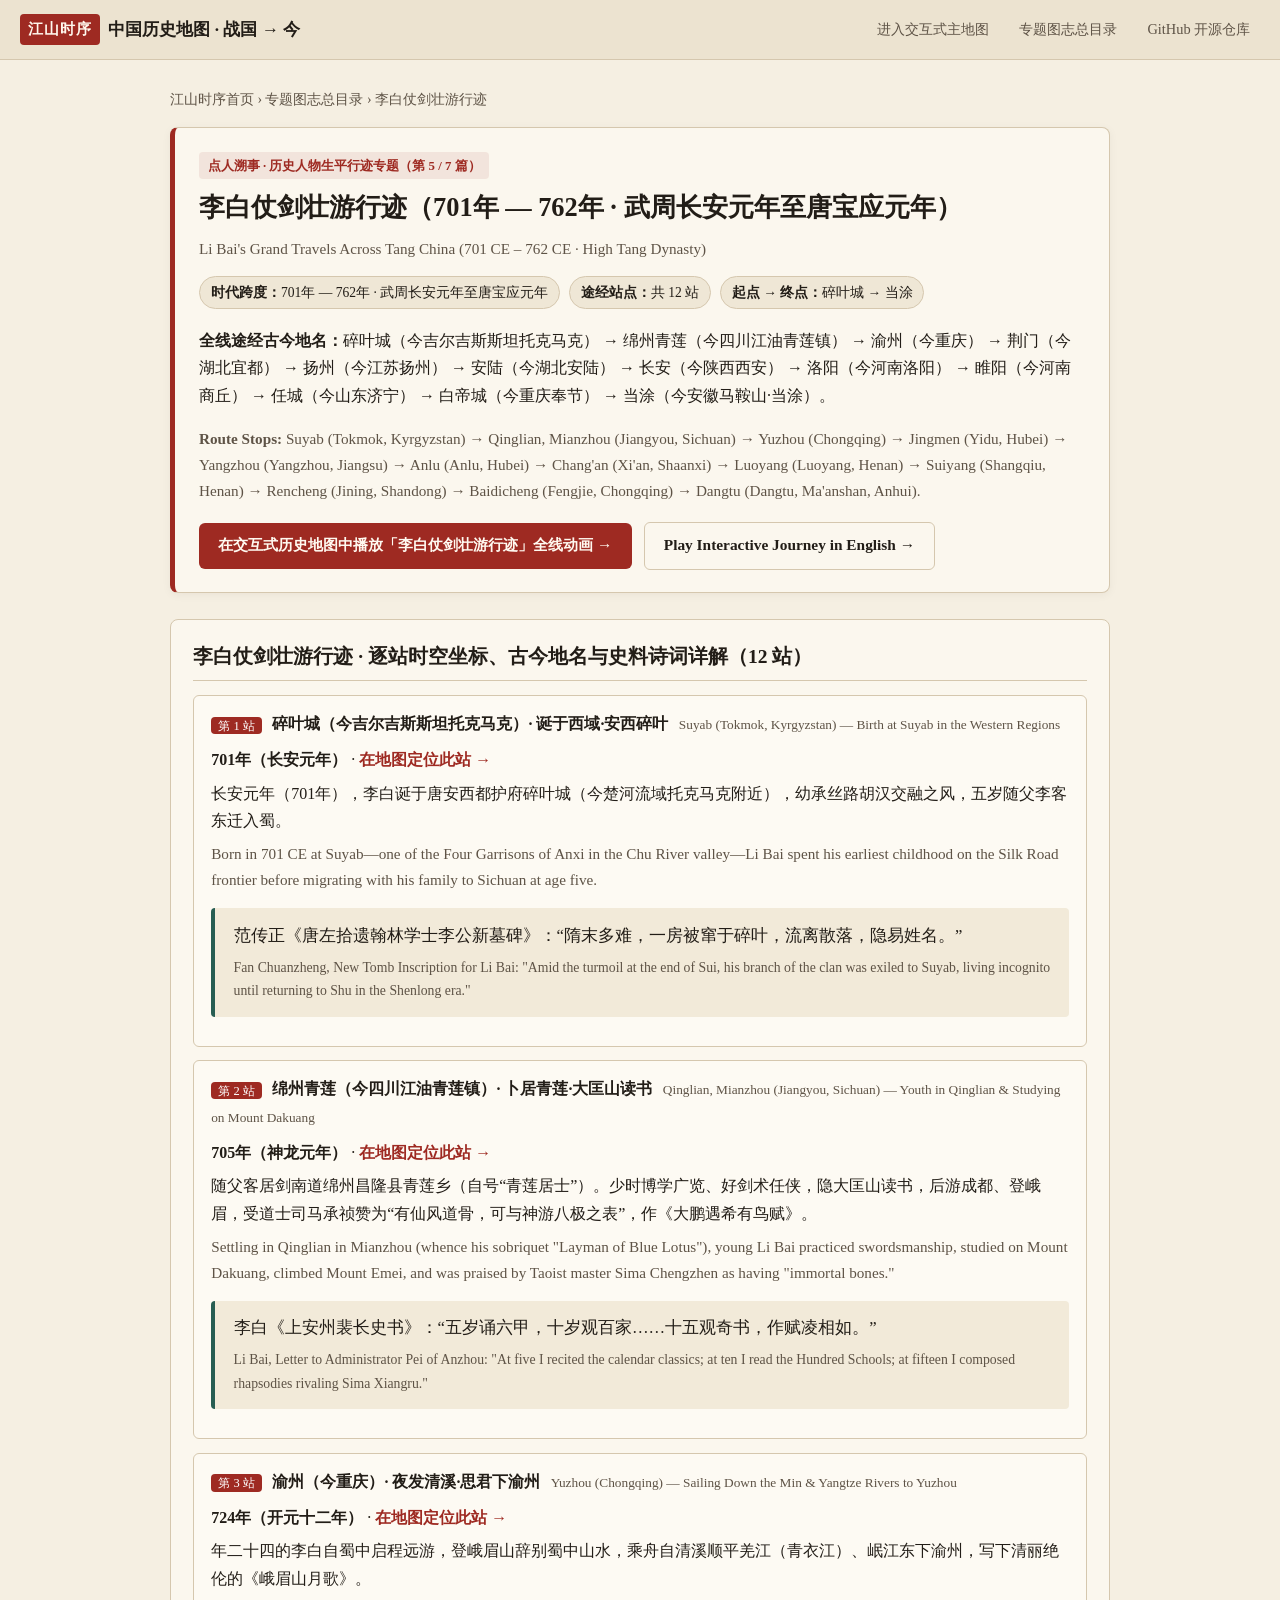
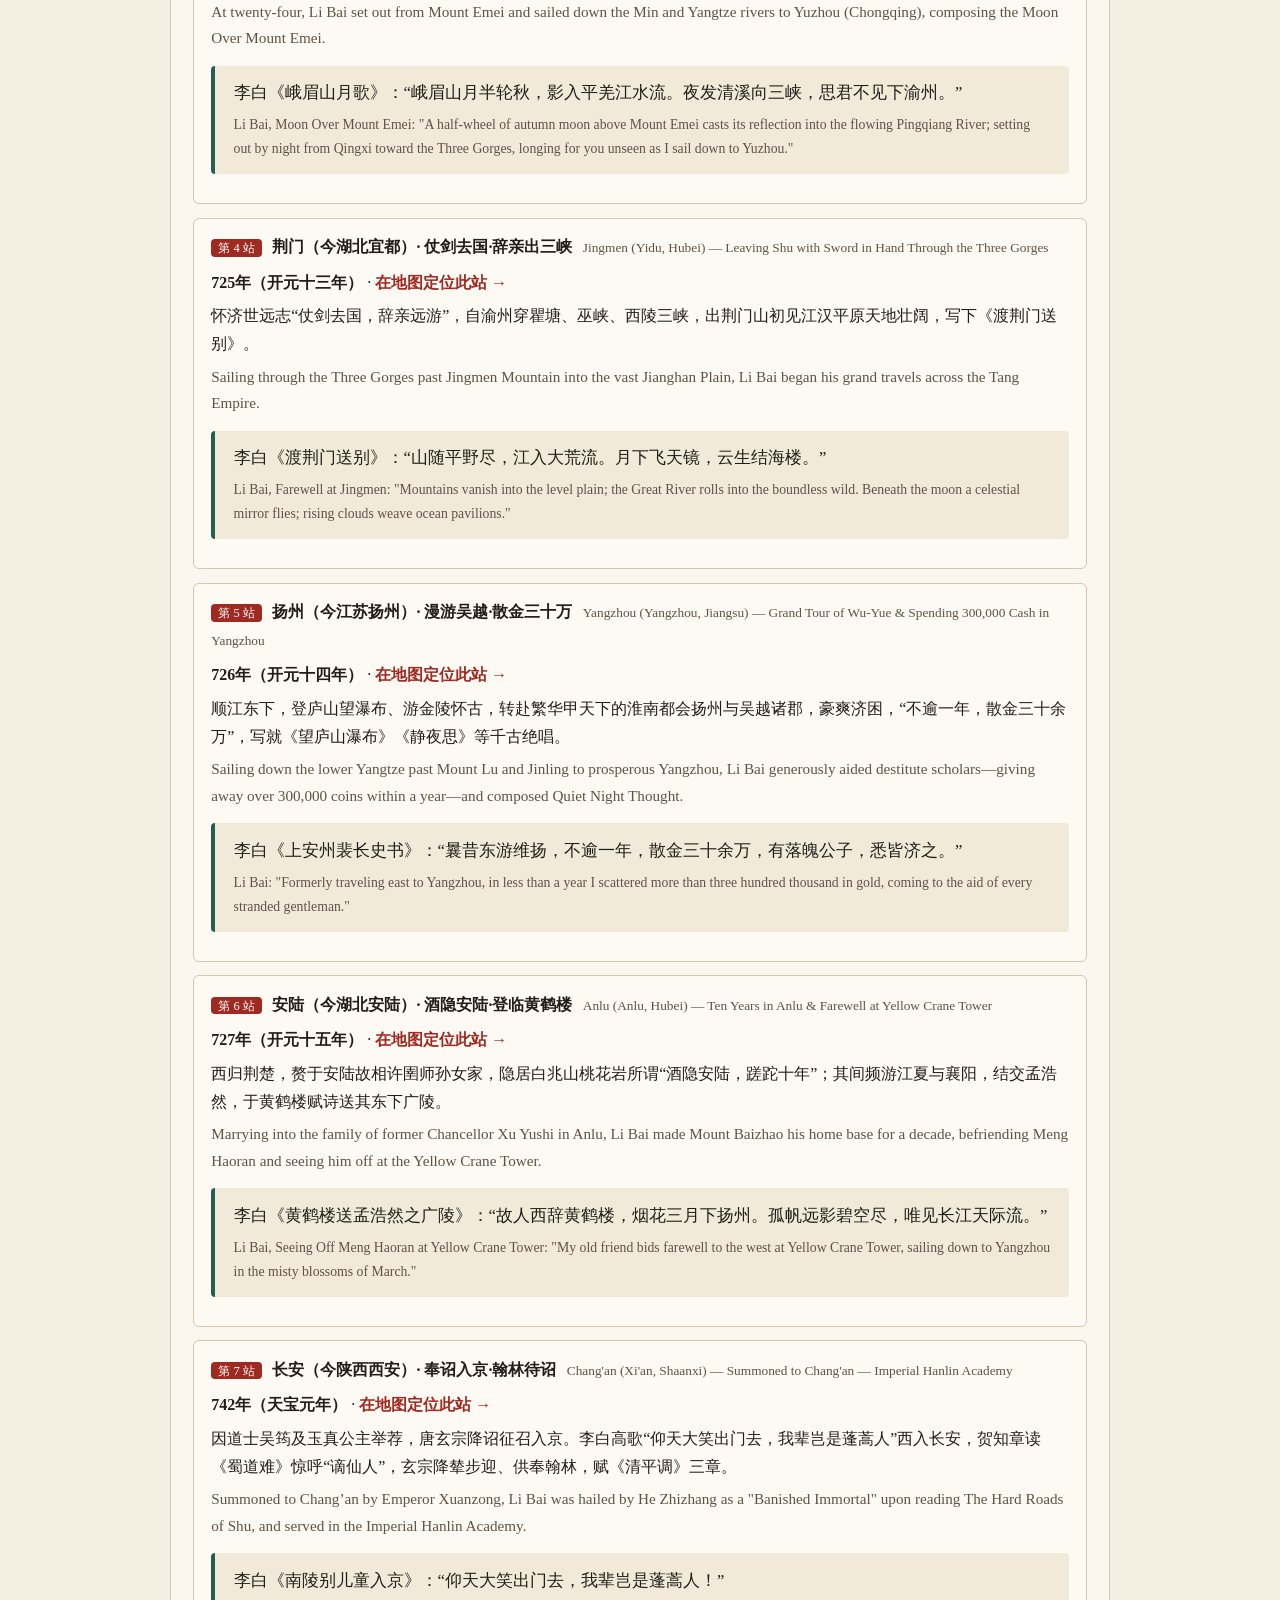
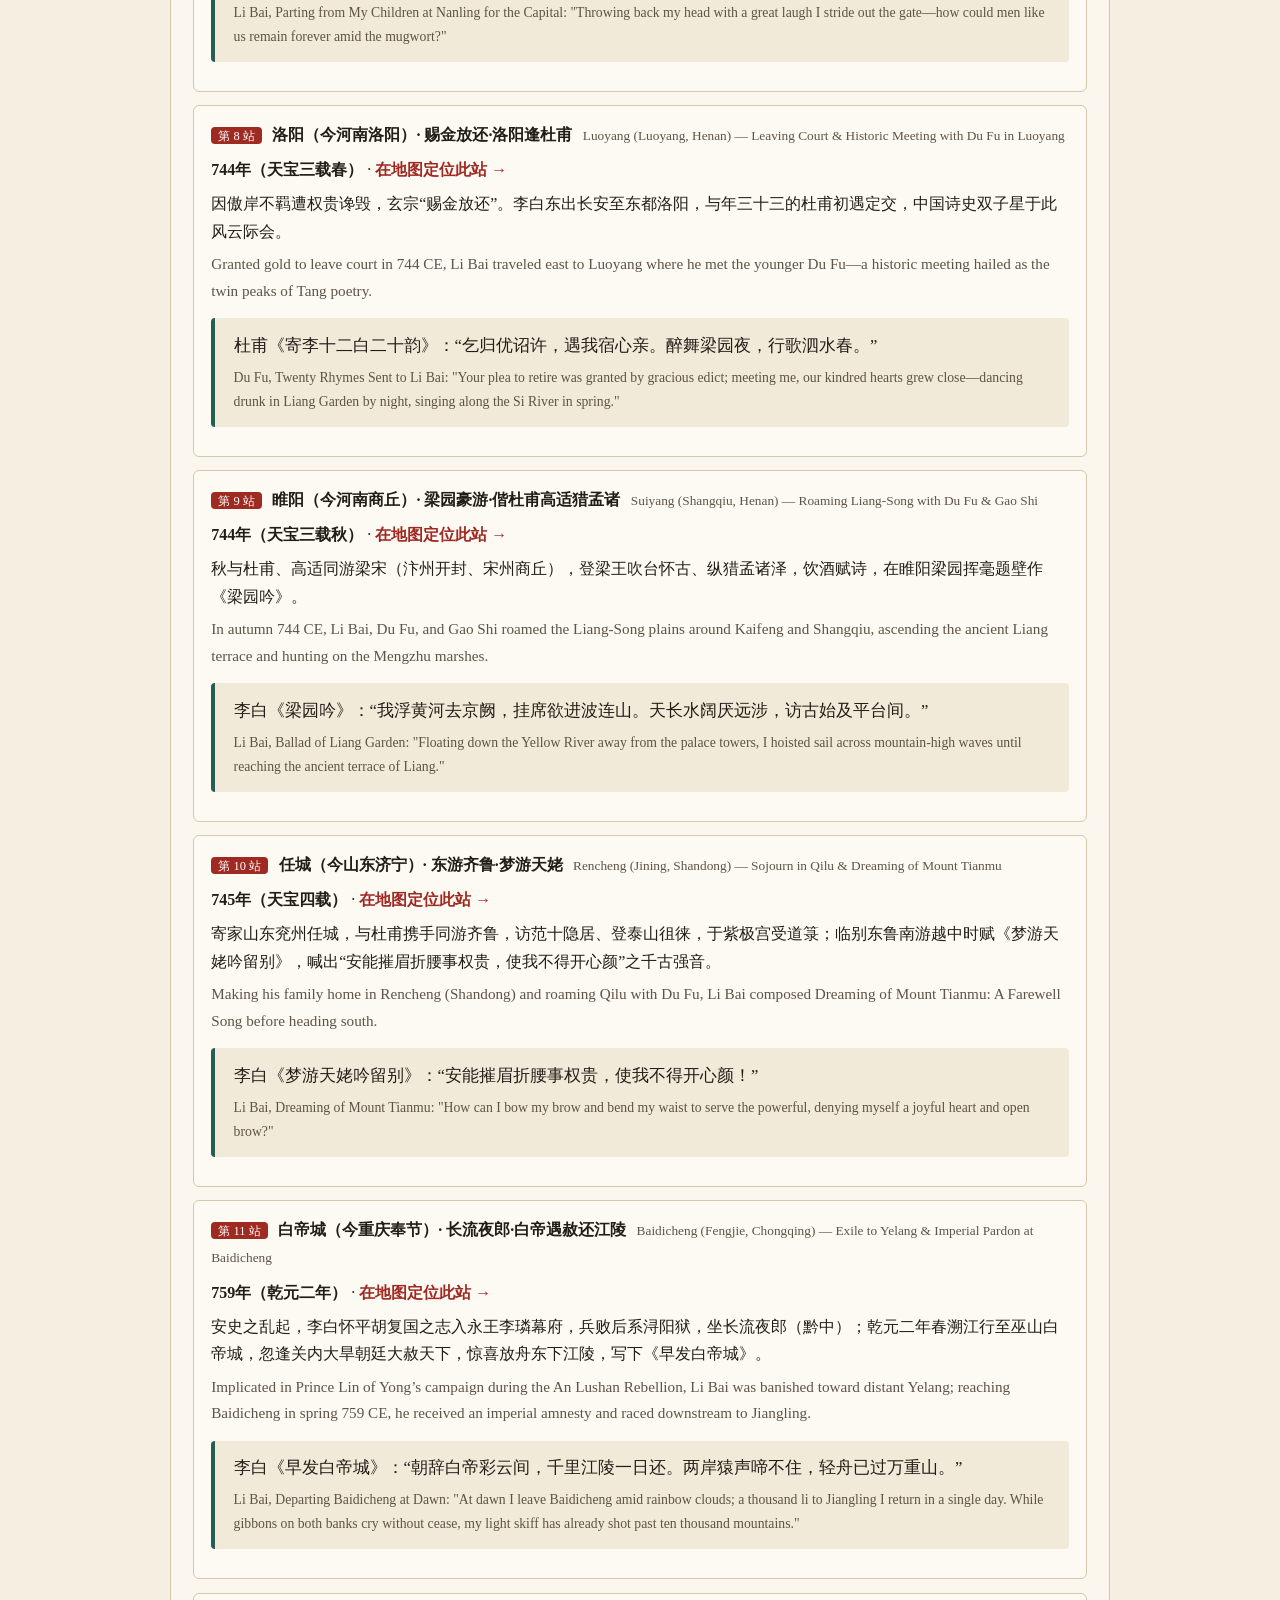
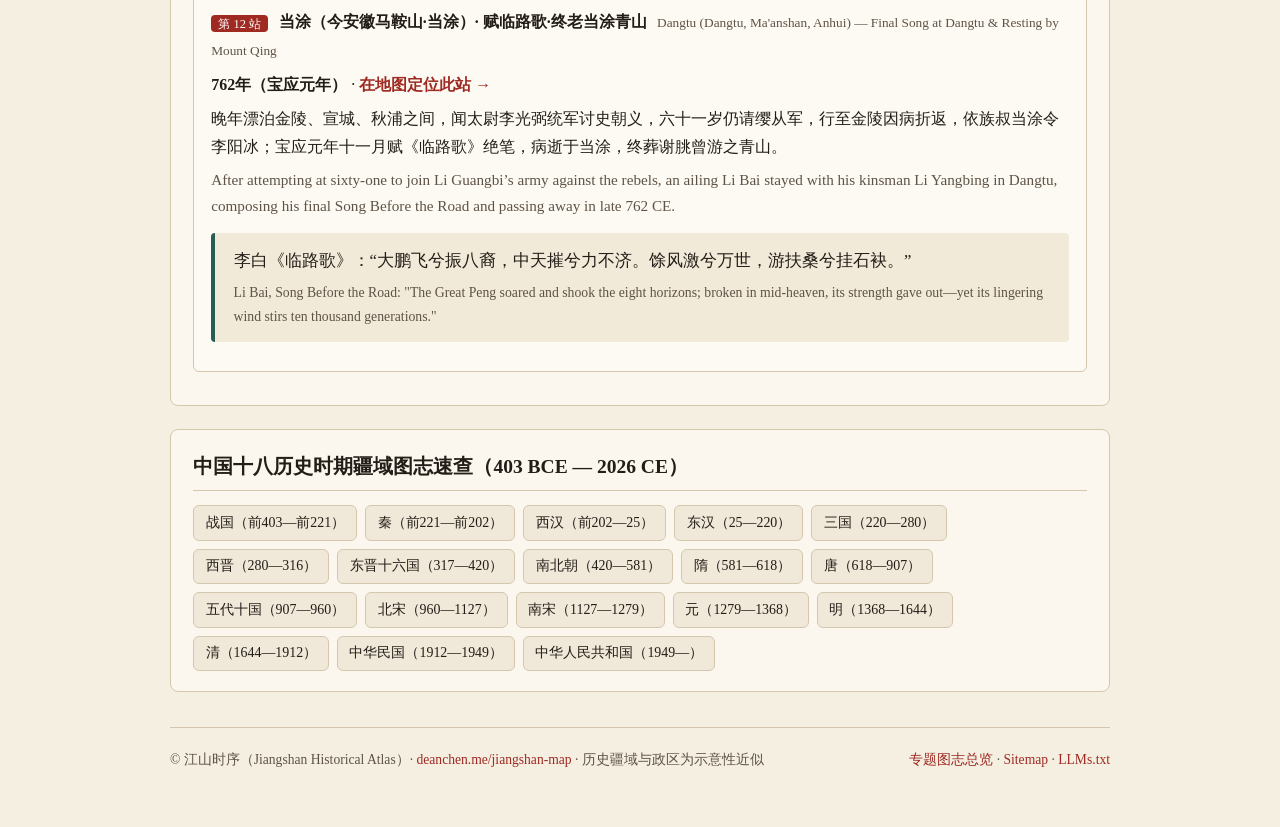
<file: topics/journey-libai.html>
<!DOCTYPE html>
<html lang="zh-CN">
<head>
  <meta charset="UTF-8" />
  <meta name="viewport" content="width=device-width, initial-scale=1.0" />
  <title>李白仗剑壮游行迹路线图（701年 — 762年 · 武周长安元年至唐宝应元年）· 12站古今地名对照与诗词纪事 | 江山时序</title>
  <meta name="description" content="李白仗剑壮游行迹（Li Bai&#39;s Grand Travels Across Tang China，701年 — 762年 · 武周长安元年至唐宝应元年）历史地图时空轨迹，全线共 12 站：碎叶城（今吉尔吉斯斯坦托克马克） → 绵州青莲（今四川江油青莲镇） → 渝州（今重庆） → 荆门（今湖北宜都） → 扬州（今江苏扬州） → 安陆（今湖北安陆） → 长安（今陕西西安） → 洛阳（今河南洛阳） → 睢阳（今河南商丘） → 任城（今山东济宁） → 白帝城（今重庆奉节） → 当涂（今安徽马鞍山·当涂）。提供逐站帝王年号、古今政区对照、经典史料诗词与交互式路线回放。" />
  <meta name="keywords" content="李白仗剑壮游行迹, 李白仗剑壮游路线图, 李白仗剑壮游古今地名对照, Li Bai&#39;s Grand Travels Across Tang China map, 碎叶城, 绵州青莲, 渝州, 荆门, 扬州, 安陆, 长安, 洛阳, 睢阳, 任城, 白帝城, 当涂, 点人溯事, 江山时序" />
  <meta name="author" content="Jiangshan Atlas (江山时序)" />
  <meta name="robots" content="index, follow, max-image-preview:large, max-snippet:-1" />
  <meta name="applicable-device" content="pc,mobile" />
  <meta name="mobile-agent" content="format=html5;url=https://deanchen.me/jiangshan-map/topics/journey-libai.html" />
  <meta http-equiv="Cache-Control" content="no-transform" />
  <meta http-equiv="Cache-Control" content="no-siteapp" />
  <meta name="theme-color" content="#f5efe2" />
  <link rel="canonical" href="https://deanchen.me/jiangshan-map/topics/journey-libai.html" />
  <meta property="og:type" content="article" />
  <meta property="og:site_name" content="江山时序 · Jiangshan Historical Atlas" />
  <meta property="og:locale" content="zh_CN" />
  <meta property="og:locale:alternate" content="en_US" />
  <meta property="og:title" content="李白仗剑壮游行迹路线图（701年 — 762年 · 武周长安元年至唐宝应元年）· 12站古今地名对照与诗词纪事 | 江山时序" />
  <meta property="og:description" content="李白仗剑壮游行迹（Li Bai&#39;s Grand Travels Across Tang China，701年 — 762年 · 武周长安元年至唐宝应元年）历史地图时空轨迹，全线共 12 站：碎叶城（今吉尔吉斯斯坦托克马克） → 绵州青莲（今四川江油青莲镇） → 渝州（今重庆） → 荆门（今湖北宜都） → 扬州（今江苏扬州） → 安陆（今湖北安陆） → 长安（今陕西西安） → 洛阳（今河南洛阳） → 睢阳（今河南商丘） → 任城（今山东济宁） → 白帝城（今重庆奉节） → 当涂（今安徽马鞍山·当涂）。提供逐站帝王年号、古今政区对照、经典史料诗词与交互式路线回放。" />
  <meta property="og:url" content="https://deanchen.me/jiangshan-map/topics/journey-libai.html" />
  <meta property="og:image" content="https://deanchen.me/jiangshan-map/assets/og_preview.png" />
  <meta property="og:image:width" content="1200" />
  <meta property="og:image:height" content="630" />
  <meta name="twitter:card" content="summary_large_image" />
  <meta name="twitter:title" content="李白仗剑壮游行迹路线图（701年 — 762年 · 武周长安元年至唐宝应元年）· 12站古今地名对照与诗词纪事 | 江山时序" />
  <meta name="twitter:description" content="李白仗剑壮游行迹（Li Bai&#39;s Grand Travels Across Tang China，701年 — 762年 · 武周长安元年至唐宝应元年）历史地图时空轨迹，全线共 12 站：碎叶城（今吉尔吉斯斯坦托克马克） → 绵州青莲（今四川江油青莲镇） → 渝州（今重庆） → 荆门（今湖北宜都） → 扬州（今江苏扬州） → 安陆（今湖北安陆） → 长安（今陕西西安） → 洛阳（今河南洛阳） → 睢阳（今河南商丘） → 任城（今山东济宁） → 白帝城（今重庆奉节） → 当涂（今安徽马鞍山·当涂）。提供逐站帝王年号、古今政区对照、经典史料诗词与交互式路线回放。" />
  <meta name="twitter:image" content="https://deanchen.me/jiangshan-map/assets/og_preview.png" />
  <link rel="icon" type="image/svg+xml" href="../assets/favicon.svg" />
  <script type="application/ld+json">
{
  "@context": "https://schema.org",
  "@graph": [
    {
      "@type": "Article",
      "headline": "李白仗剑壮游行迹路线图（701年 — 762年 · 武周长安元年至唐宝应元年）· 12站古今地名对照与诗词纪事 | 江山时序",
      "description": "李白仗剑壮游行迹（Li Bai's Grand Travels Across Tang China，701年 — 762年 · 武周长安元年至唐宝应元年）历史地图时空轨迹，全线共 12 站：碎叶城（今吉尔吉斯斯坦托克马克） → 绵州青莲（今四川江油青莲镇） → 渝州（今重庆） → 荆门（今湖北宜都） → 扬州（今江苏扬州） → 安陆（今湖北安陆） → 长安（今陕西西安） → 洛阳（今河南洛阳） → 睢阳（今河南商丘） → 任城（今山东济宁） → 白帝城（今重庆奉节） → 当涂（今安徽马鞍山·当涂）。提供逐站帝王年号、古今政区对照、经典史料诗词与交互式路线回放。",
      "url": "https://deanchen.me/jiangshan-map/topics/journey-libai.html",
      "datePublished": "2026-10-21",
      "dateModified": "2026-10-21",
      "inLanguage": [
        "zh-CN",
        "en"
      ],
      "author": {
        "@type": "Organization",
        "name": "江山时序 (Jiangshan Historical Atlas)",
        "url": "https://deanchen.me/jiangshan-map/"
      }
    },
    {
      "@type": "BreadcrumbList",
      "itemListElement": [
        {
          "@type": "ListItem",
          "position": 1,
          "name": "江山时序首页",
          "item": "https://deanchen.me/jiangshan-map/"
        },
        {
          "@type": "ListItem",
          "position": 2,
          "name": "专题图志总览",
          "item": "https://deanchen.me/jiangshan-map/topics/index.html"
        },
        {
          "@type": "ListItem",
          "position": 3,
          "name": "李白仗剑壮游行迹",
          "item": "https://deanchen.me/jiangshan-map/topics/journey-libai.html"
        }
      ]
    }
  ]
}
  </script>
  <style>
    :root {
      --bg-paper: #f5efe2;
      --bg-card: #fbf7ee;
      --ink-main: #221d17;
      --ink-muted: #5e5346;
      --cinnabar: #9e2a22;
      --cinnabar-hover: #7d1e17;
      --gold-border: #d5c7ae;
      --accent-teal: #275d52;
    }
    * { box-sizing: border-box; }
    body {
      margin: 0;
      padding: 0;
      background: var(--bg-paper);
      color: var(--ink-main);
      font-family: "Noto Serif SC", "Songti SC", "STSong", "PingFang SC", "Microsoft YaHei", serif;
      line-height: 1.72;
    }
    .top-bar {
      background: #ece3d0;
      border-bottom: 1px solid var(--gold-border);
      padding: 0.75rem 1.25rem;
      display: flex;
      flex-wrap: wrap;
      align-items: center;
      justify-content: space-between;
      gap: 0.75rem;
    }
    .brand-link {
      text-decoration: none;
      color: var(--ink-main);
      display: inline-flex;
      align-items: center;
      gap: 0.55rem;
      font-weight: 700;
      font-size: 1.08rem;
    }
    .seal-badge {
      background: var(--cinnabar);
      color: #fff8ee;
      padding: 0.18rem 0.5rem;
      border-radius: 4px;
      font-size: 0.92rem;
      letter-spacing: 0.06em;
    }
    .top-nav {
      display: flex;
      flex-wrap: wrap;
      gap: 0.65rem;
      font-size: 0.9rem;
    }
    .top-nav a {
      color: var(--ink-muted);
      text-decoration: none;
      padding: 0.25rem 0.55rem;
      border-radius: 4px;
      border: 1px solid transparent;
    }
    .top-nav a:hover {
      color: var(--cinnabar);
      border-color: var(--gold-border);
      background: var(--bg-card);
    }
    main {
      max-width: 980px;
      margin: 0 auto;
      padding: 1.75rem 1.25rem 3.5rem;
    }
    .breadcrumb {
      font-size: 0.86rem;
      color: var(--ink-muted);
      margin-bottom: 1rem;
    }
    .breadcrumb a {
      color: var(--ink-muted);
      text-decoration: none;
    }
    .breadcrumb a:hover { color: var(--cinnabar); text-decoration: underline; }
    .hero-card {
      background: var(--bg-card);
      border: 1px solid var(--gold-border);
      border-left: 5px solid var(--cinnabar);
      border-radius: 8px;
      padding: 1.4rem 1.5rem;
      margin-bottom: 1.6rem;
      box-shadow: 0 2px 10px rgba(34, 29, 23, 0.05);
    }
    .kicker {
      display: inline-block;
      font-size: 0.8rem;
      font-weight: 600;
      color: var(--cinnabar);
      background: rgba(158, 42, 34, 0.09);
      padding: 0.15rem 0.55rem;
      border-radius: 4px;
      margin-bottom: 0.5rem;
    }
    h1 {
      margin: 0.2rem 0 0.6rem;
      font-size: 1.65rem;
      line-height: 1.35;
      color: var(--ink-main);
    }
    .en-sub {
      font-size: 0.95rem;
      color: var(--ink-muted);
      margin: 0 0 0.9rem;
    }
    .meta-pills {
      display: flex;
      flex-wrap: wrap;
      gap: 0.55rem;
      margin: 0.85rem 0 1.15rem;
    }
    .meta-pill {
      background: #efe7d6;
      border: 1px solid var(--gold-border);
      padding: 0.22rem 0.68rem;
      border-radius: 999px;
      font-size: 0.85rem;
      color: var(--ink-main);
    }
    .cta-row {
      display: flex;
      flex-wrap: wrap;
      gap: 0.75rem;
      align-items: center;
      margin-top: 1.1rem;
    }
    .cta-btn {
      display: inline-flex;
      align-items: center;
      gap: 0.45rem;
      background: var(--cinnabar);
      color: #fff9f0;
      text-decoration: none;
      font-weight: 600;
      padding: 0.62rem 1.2rem;
      border-radius: 6px;
      font-size: 0.96rem;
      transition: background 0.15s ease;
    }
    .cta-btn:hover { background: var(--cinnabar-hover); }
    .cta-btn.secondary {
      background: transparent;
      color: var(--ink-main);
      border: 1px solid var(--gold-border);
    }
    .cta-btn.secondary:hover {
      border-color: var(--cinnabar);
      color: var(--cinnabar);
    }
    .section-card {
      background: var(--bg-card);
      border: 1px solid var(--gold-border);
      border-radius: 8px;
      padding: 1.25rem 1.4rem;
      margin-bottom: 1.4rem;
    }
    h2 {
      margin: 0 0 0.85rem;
      font-size: 1.22rem;
      border-bottom: 1px solid var(--gold-border);
      padding-bottom: 0.45rem;
      color: var(--ink-main);
    }
    h3 {
      margin: 1rem 0 0.4rem;
      font-size: 1.05rem;
      color: var(--ink-main);
    }
    blockquote.poem-box {
      margin: 0.9rem 0;
      padding: 0.85rem 1.15rem;
      background: #f2ead9;
      border-left: 4px solid var(--accent-teal);
      border-radius: 4px;
      font-size: 1.04rem;
    }
    blockquote.poem-box cite {
      display: block;
      margin-top: 0.35rem;
      font-size: 0.86rem;
      color: var(--ink-muted);
      font-style: normal;
    }
    .table-wrap {
      width: 100%;
      overflow-x: auto;
      -webkit-overflow-scrolling: touch;
      margin-top: 0.5rem;
    }
    table.data-table {
      width: 100%;
      min-width: 620px;
      border-collapse: collapse;
      font-size: 0.9rem;
    }
    table.data-table th,
    table.data-table td {
      border: 1px solid var(--gold-border);
      padding: 0.5rem 0.65rem;
      text-align: left;
      vertical-align: top;
    }
    table.data-table th {
      background: #ece3d0;
      font-weight: 600;
    }
    table.data-table tr:nth-child(even) td {
      background: rgba(236, 227, 208, 0.32);
    }
    table.data-table a {
      color: var(--cinnabar);
      text-decoration: none;
      font-weight: 600;
    }
    table.data-table a:hover { text-decoration: underline; }
    .chip-grid {
      display: flex;
      flex-wrap: wrap;
      gap: 0.5rem;
      margin-top: 0.6rem;
    }
    .chip-link {
      display: inline-block;
      background: #f0e8d8;
      border: 1px solid var(--gold-border);
      color: var(--ink-main);
      text-decoration: none;
      padding: 0.3rem 0.7rem;
      border-radius: 6px;
      font-size: 0.87rem;
    }
    .chip-link:hover {
      border-color: var(--cinnabar);
      color: var(--cinnabar);
      background: #fffdf8;
    }
    .stop-card {
      border: 1px solid var(--gold-border);
      border-radius: 6px;
      padding: 0.9rem 1.05rem;
      margin-bottom: 0.85rem;
      background: #fdfaf3;
    }
    .stop-header {
      display: flex;
      flex-wrap: wrap;
      justify-content: space-between;
      align-items: baseline;
      gap: 0.5rem;
      margin-bottom: 0.35rem;
    }
    .stop-badge {
      background: var(--cinnabar);
      color: #fff;
      font-size: 0.78rem;
      padding: 0.1rem 0.45rem;
      border-radius: 4px;
      margin-right: 0.4rem;
    }
    footer.page-footer {
      margin-top: 2.2rem;
      padding-top: 1.2rem;
      border-top: 1px solid var(--gold-border);
      font-size: 0.85rem;
      color: var(--ink-muted);
      display: flex;
      flex-wrap: wrap;
      justify-content: space-between;
      gap: 0.75rem;
    }
    footer.page-footer a {
      color: var(--cinnabar);
      text-decoration: none;
    }
  </style>
  <script defer src="https://events.vercount.one/js"></script>
  <script defer src="https://static.cloudflareinsights.com/beacon.min.js" data-cf-beacon='{"token": "dc645937f75341b2a7416bd1fb81b635"}'></script>
</head>
<body>
  <header class="top-bar">
    <a class="brand-link" href="https://deanchen.me/jiangshan-map/">
      <span class="seal-badge">江山时序</span>
      <span>中国历史地图 · 战国 → 今</span>
    </a>
    <nav class="top-nav" aria-label="专题图志导航">
      <a href="https://deanchen.me/jiangshan-map/">进入交互式主地图</a>
      <a href="https://deanchen.me/jiangshan-map/topics/index.html">专题图志总目录</a>
      <a href="https://github.com/DeanChensj/jiangshan-map" target="_blank" rel="noopener noreferrer">GitHub 开源仓库</a>
    </nav>
  </header>
  <main>
    <nav class="breadcrumb" aria-label="面包屑导航">
      <a href="https://deanchen.me/jiangshan-map/">江山时序首页</a> &rsaquo;
      <a href="https://deanchen.me/jiangshan-map/topics/index.html">专题图志总目录</a> &rsaquo;
      <span>李白仗剑壮游行迹</span>
    </nav>

    <article class="hero-card">
      <span class="kicker">点人溯事 · 历史人物生平行迹专题（第 5 / 7 篇）</span>
      <h1>李白仗剑壮游行迹（701年 — 762年 · 武周长安元年至唐宝应元年）</h1>
      <p class="en-sub">Li Bai&#39;s Grand Travels Across Tang China (701 CE – 762 CE  · High Tang Dynasty)</p>
      <div class="meta-pills">
        <span class="meta-pill"><strong>时代跨度：</strong>701年 — 762年 · 武周长安元年至唐宝应元年</span>
        <span class="meta-pill"><strong>途经站点：</strong>共 12 站</span>
        <span class="meta-pill"><strong>起点 → 终点：</strong>碎叶城 → 当涂</span>
      </div>
      <p><strong>全线途经古今地名：</strong>碎叶城（今吉尔吉斯斯坦托克马克） → 绵州青莲（今四川江油青莲镇） → 渝州（今重庆） → 荆门（今湖北宜都） → 扬州（今江苏扬州） → 安陆（今湖北安陆） → 长安（今陕西西安） → 洛阳（今河南洛阳） → 睢阳（今河南商丘） → 任城（今山东济宁） → 白帝城（今重庆奉节） → 当涂（今安徽马鞍山·当涂）。</p>
      <p class="en-sub"><strong>Route Stops:</strong> Suyab (Tokmok, Kyrgyzstan) → Qinglian, Mianzhou (Jiangyou, Sichuan) → Yuzhou (Chongqing) → Jingmen (Yidu, Hubei) → Yangzhou (Yangzhou, Jiangsu) → Anlu (Anlu, Hubei) → Chang&#39;an (Xi&#39;an, Shaanxi) → Luoyang (Luoyang, Henan) → Suiyang (Shangqiu, Henan) → Rencheng (Jining, Shandong) → Baidicheng (Fengjie, Chongqing) → Dangtu (Dangtu, Ma&#39;anshan, Anhui).</p>
      <div class="cta-row">
        <a class="cta-btn" href="https://deanchen.me/jiangshan-map/?person=libai">在交互式历史地图中播放「李白仗剑壮游行迹」全线动画 &rarr;</a>
        <a class="cta-btn secondary" href="https://deanchen.me/jiangshan-map/?person=libai&amp;lang=en">Play Interactive Journey in English &rarr;</a>
      </div>
    </article>

    <section class="section-card">
      <h2>李白仗剑壮游行迹 · 逐站时空坐标、古今地名与史料诗词详解（12 站）</h2>
      <div class="stop-card">
        <div class="stop-header">
          <div>
            <span class="stop-badge">第 1 站</span>
            <strong>碎叶城（今吉尔吉斯斯坦托克马克）· 诞于西域·安西碎叶</strong>
            <small style="color:#5e5346; margin-left:0.4rem;">Suyab (Tokmok, Kyrgyzstan) — Birth at Suyab in the Western Regions</small>
          </div>
          <div>
            <strong>701年（长安元年）</strong> ·
            <a href="https://deanchen.me/jiangshan-map/?year=701&amp;place=%E7%A2%8E%E5%8F%B6%E5%9F%8E" style="color:#9e2a22; text-decoration:none; font-weight:600;">在地图定位此站 &rarr;</a>
          </div>
        </div>
        <p style="margin:0.4rem 0;">长安元年（701年），李白诞于唐安西都护府碎叶城（今楚河流域托克马克附近），幼承丝路胡汉交融之风，五岁随父李客东迁入蜀。</p>
        <p class="en-sub" style="margin:0.25rem 0 0.5rem;">Born in 701 CE at Suyab—one of the Four Garrisons of Anxi in the Chu River valley—Li Bai spent his earliest childhood on the Silk Road frontier before migrating with his family to Sichuan at age five.</p>
        <blockquote class="poem-box">范传正《唐左拾遗翰林学士李公新墓碑》：“隋末多难，一房被窜于碎叶，流离散落，隐易姓名。”<cite>Fan Chuanzheng, New Tomb Inscription for Li Bai: &quot;Amid the turmoil at the end of Sui, his branch of the clan was exiled to Suyab, living incognito until returning to Shu in the Shenlong era.&quot;</cite></blockquote>
      </div>
      <div class="stop-card">
        <div class="stop-header">
          <div>
            <span class="stop-badge">第 2 站</span>
            <strong>绵州青莲（今四川江油青莲镇）· 卜居青莲·大匡山读书</strong>
            <small style="color:#5e5346; margin-left:0.4rem;">Qinglian, Mianzhou (Jiangyou, Sichuan) — Youth in Qinglian &amp; Studying on Mount Dakuang</small>
          </div>
          <div>
            <strong>705年（神龙元年）</strong> ·
            <a href="https://deanchen.me/jiangshan-map/?year=705&amp;place=%E7%BB%B5%E5%B7%9E%E9%9D%92%E8%8E%B2" style="color:#9e2a22; text-decoration:none; font-weight:600;">在地图定位此站 &rarr;</a>
          </div>
        </div>
        <p style="margin:0.4rem 0;">随父客居剑南道绵州昌隆县青莲乡（自号“青莲居士”）。少时博学广览、好剑术任侠，隐大匡山读书，后游成都、登峨眉，受道士司马承祯赞为“有仙风道骨，可与神游八极之表”，作《大鹏遇希有鸟赋》。</p>
        <p class="en-sub" style="margin:0.25rem 0 0.5rem;">Settling in Qinglian in Mianzhou (whence his sobriquet &quot;Layman of Blue Lotus&quot;), young Li Bai practiced swordsmanship, studied on Mount Dakuang, climbed Mount Emei, and was praised by Taoist master Sima Chengzhen as having &quot;immortal bones.&quot;</p>
        <blockquote class="poem-box">李白《上安州裴长史书》：“五岁诵六甲，十岁观百家……十五观奇书，作赋凌相如。”<cite>Li Bai, Letter to Administrator Pei of Anzhou: &quot;At five I recited the calendar classics; at ten I read the Hundred Schools; at fifteen I composed rhapsodies rivaling Sima Xiangru.&quot;</cite></blockquote>
      </div>
      <div class="stop-card">
        <div class="stop-header">
          <div>
            <span class="stop-badge">第 3 站</span>
            <strong>渝州（今重庆）· 夜发清溪·思君下渝州</strong>
            <small style="color:#5e5346; margin-left:0.4rem;">Yuzhou (Chongqing) — Sailing Down the Min &amp; Yangtze Rivers to Yuzhou</small>
          </div>
          <div>
            <strong>724年（开元十二年）</strong> ·
            <a href="https://deanchen.me/jiangshan-map/?year=724&amp;place=%E6%B8%9D%E5%B7%9E" style="color:#9e2a22; text-decoration:none; font-weight:600;">在地图定位此站 &rarr;</a>
          </div>
        </div>
        <p style="margin:0.4rem 0;">年二十四的李白自蜀中启程远游，登峨眉山辞别蜀中山水，乘舟自清溪顺平羌江（青衣江）、岷江东下渝州，写下清丽绝伦的《峨眉山月歌》。</p>
        <p class="en-sub" style="margin:0.25rem 0 0.5rem;">At twenty-four, Li Bai set out from Mount Emei and sailed down the Min and Yangtze rivers to Yuzhou (Chongqing), composing the Moon Over Mount Emei.</p>
        <blockquote class="poem-box">李白《峨眉山月歌》：“峨眉山月半轮秋，影入平羌江水流。夜发清溪向三峡，思君不见下渝州。”<cite>Li Bai, Moon Over Mount Emei: &quot;A half-wheel of autumn moon above Mount Emei casts its reflection into the flowing Pingqiang River; setting out by night from Qingxi toward the Three Gorges, longing for you unseen as I sail down to Yuzhou.&quot;</cite></blockquote>
      </div>
      <div class="stop-card">
        <div class="stop-header">
          <div>
            <span class="stop-badge">第 4 站</span>
            <strong>荆门（今湖北宜都）· 仗剑去国·辞亲出三峡</strong>
            <small style="color:#5e5346; margin-left:0.4rem;">Jingmen (Yidu, Hubei) — Leaving Shu with Sword in Hand Through the Three Gorges</small>
          </div>
          <div>
            <strong>725年（开元十三年）</strong> ·
            <a href="https://deanchen.me/jiangshan-map/?year=725&amp;place=%E8%8D%86%E9%97%A8" style="color:#9e2a22; text-decoration:none; font-weight:600;">在地图定位此站 &rarr;</a>
          </div>
        </div>
        <p style="margin:0.4rem 0;">怀济世远志“仗剑去国，辞亲远游”，自渝州穿瞿塘、巫峡、西陵三峡，出荆门山初见江汉平原天地壮阔，写下《渡荆门送别》。</p>
        <p class="en-sub" style="margin:0.25rem 0 0.5rem;">Sailing through the Three Gorges past Jingmen Mountain into the vast Jianghan Plain, Li Bai began his grand travels across the Tang Empire.</p>
        <blockquote class="poem-box">李白《渡荆门送别》：“山随平野尽，江入大荒流。月下飞天镜，云生结海楼。”<cite>Li Bai, Farewell at Jingmen: &quot;Mountains vanish into the level plain; the Great River rolls into the boundless wild. Beneath the moon a celestial mirror flies; rising clouds weave ocean pavilions.&quot;</cite></blockquote>
      </div>
      <div class="stop-card">
        <div class="stop-header">
          <div>
            <span class="stop-badge">第 5 站</span>
            <strong>扬州（今江苏扬州）· 漫游吴越·散金三十万</strong>
            <small style="color:#5e5346; margin-left:0.4rem;">Yangzhou (Yangzhou, Jiangsu) — Grand Tour of Wu-Yue &amp; Spending 300,000 Cash in Yangzhou</small>
          </div>
          <div>
            <strong>726年（开元十四年）</strong> ·
            <a href="https://deanchen.me/jiangshan-map/?year=726&amp;place=%E6%89%AC%E5%B7%9E" style="color:#9e2a22; text-decoration:none; font-weight:600;">在地图定位此站 &rarr;</a>
          </div>
        </div>
        <p style="margin:0.4rem 0;">顺江东下，登庐山望瀑布、游金陵怀古，转赴繁华甲天下的淮南都会扬州与吴越诸郡，豪爽济困，“不逾一年，散金三十余万”，写就《望庐山瀑布》《静夜思》等千古绝唱。</p>
        <p class="en-sub" style="margin:0.25rem 0 0.5rem;">Sailing down the lower Yangtze past Mount Lu and Jinling to prosperous Yangzhou, Li Bai generously aided destitute scholars—giving away over 300,000 coins within a year—and composed Quiet Night Thought.</p>
        <blockquote class="poem-box">李白《上安州裴长史书》：“曩昔东游维扬，不逾一年，散金三十余万，有落魄公子，悉皆济之。”<cite>Li Bai: &quot;Formerly traveling east to Yangzhou, in less than a year I scattered more than three hundred thousand in gold, coming to the aid of every stranded gentleman.&quot;</cite></blockquote>
      </div>
      <div class="stop-card">
        <div class="stop-header">
          <div>
            <span class="stop-badge">第 6 站</span>
            <strong>安陆（今湖北安陆）· 酒隐安陆·登临黄鹤楼</strong>
            <small style="color:#5e5346; margin-left:0.4rem;">Anlu (Anlu, Hubei) — Ten Years in Anlu &amp; Farewell at Yellow Crane Tower</small>
          </div>
          <div>
            <strong>727年（开元十五年）</strong> ·
            <a href="https://deanchen.me/jiangshan-map/?year=727&amp;place=%E5%AE%89%E9%99%86" style="color:#9e2a22; text-decoration:none; font-weight:600;">在地图定位此站 &rarr;</a>
          </div>
        </div>
        <p style="margin:0.4rem 0;">西归荆楚，赘于安陆故相许圉师孙女家，隐居白兆山桃花岩所谓“酒隐安陆，蹉跎十年”；其间频游江夏与襄阳，结交孟浩然，于黄鹤楼赋诗送其东下广陵。</p>
        <p class="en-sub" style="margin:0.25rem 0 0.5rem;">Marrying into the family of former Chancellor Xu Yushi in Anlu, Li Bai made Mount Baizhao his home base for a decade, befriending Meng Haoran and seeing him off at the Yellow Crane Tower.</p>
        <blockquote class="poem-box">李白《黄鹤楼送孟浩然之广陵》：“故人西辞黄鹤楼，烟花三月下扬州。孤帆远影碧空尽，唯见长江天际流。”<cite>Li Bai, Seeing Off Meng Haoran at Yellow Crane Tower: &quot;My old friend bids farewell to the west at Yellow Crane Tower, sailing down to Yangzhou in the misty blossoms of March.&quot;</cite></blockquote>
      </div>
      <div class="stop-card">
        <div class="stop-header">
          <div>
            <span class="stop-badge">第 7 站</span>
            <strong>长安（今陕西西安）· 奉诏入京·翰林待诏</strong>
            <small style="color:#5e5346; margin-left:0.4rem;">Chang&#39;an (Xi&#39;an, Shaanxi) — Summoned to Chang&#39;an — Imperial Hanlin Academy</small>
          </div>
          <div>
            <strong>742年（天宝元年）</strong> ·
            <a href="https://deanchen.me/jiangshan-map/?year=742&amp;place=%E9%95%BF%E5%AE%89" style="color:#9e2a22; text-decoration:none; font-weight:600;">在地图定位此站 &rarr;</a>
          </div>
        </div>
        <p style="margin:0.4rem 0;">因道士吴筠及玉真公主举荐，唐玄宗降诏征召入京。李白高歌“仰天大笑出门去，我辈岂是蓬蒿人”西入长安，贺知章读《蜀道难》惊呼“谪仙人”，玄宗降辇步迎、供奉翰林，赋《清平调》三章。</p>
        <p class="en-sub" style="margin:0.25rem 0 0.5rem;">Summoned to Chang’an by Emperor Xuanzong, Li Bai was hailed by He Zhizhang as a &quot;Banished Immortal&quot; upon reading The Hard Roads of Shu, and served in the Imperial Hanlin Academy.</p>
        <blockquote class="poem-box">李白《南陵别儿童入京》：“仰天大笑出门去，我辈岂是蓬蒿人！”<cite>Li Bai, Parting from My Children at Nanling for the Capital: &quot;Throwing back my head with a great laugh I stride out the gate—how could men like us remain forever amid the mugwort?&quot;</cite></blockquote>
      </div>
      <div class="stop-card">
        <div class="stop-header">
          <div>
            <span class="stop-badge">第 8 站</span>
            <strong>洛阳（今河南洛阳）· 赐金放还·洛阳逢杜甫</strong>
            <small style="color:#5e5346; margin-left:0.4rem;">Luoyang (Luoyang, Henan) — Leaving Court &amp; Historic Meeting with Du Fu in Luoyang</small>
          </div>
          <div>
            <strong>744年（天宝三载春）</strong> ·
            <a href="https://deanchen.me/jiangshan-map/?year=744&amp;place=%E6%B4%9B%E9%98%B3" style="color:#9e2a22; text-decoration:none; font-weight:600;">在地图定位此站 &rarr;</a>
          </div>
        </div>
        <p style="margin:0.4rem 0;">因傲岸不羁遭权贵谗毁，玄宗“赐金放还”。李白东出长安至东都洛阳，与年三十三的杜甫初遇定交，中国诗史双子星于此风云际会。</p>
        <p class="en-sub" style="margin:0.25rem 0 0.5rem;">Granted gold to leave court in 744 CE, Li Bai traveled east to Luoyang where he met the younger Du Fu—a historic meeting hailed as the twin peaks of Tang poetry.</p>
        <blockquote class="poem-box">杜甫《寄李十二白二十韵》：“乞归优诏许，遇我宿心亲。醉舞梁园夜，行歌泗水春。”<cite>Du Fu, Twenty Rhymes Sent to Li Bai: &quot;Your plea to retire was granted by gracious edict; meeting me, our kindred hearts grew close—dancing drunk in Liang Garden by night, singing along the Si River in spring.&quot;</cite></blockquote>
      </div>
      <div class="stop-card">
        <div class="stop-header">
          <div>
            <span class="stop-badge">第 9 站</span>
            <strong>睢阳（今河南商丘）· 梁园豪游·偕杜甫高适猎孟诸</strong>
            <small style="color:#5e5346; margin-left:0.4rem;">Suiyang (Shangqiu, Henan) — Roaming Liang-Song with Du Fu &amp; Gao Shi</small>
          </div>
          <div>
            <strong>744年（天宝三载秋）</strong> ·
            <a href="https://deanchen.me/jiangshan-map/?year=744&amp;place=%E7%9D%A2%E9%98%B3" style="color:#9e2a22; text-decoration:none; font-weight:600;">在地图定位此站 &rarr;</a>
          </div>
        </div>
        <p style="margin:0.4rem 0;">秋与杜甫、高适同游梁宋（汴州开封、宋州商丘），登梁王吹台怀古、纵猎孟诸泽，饮酒赋诗，在睢阳梁园挥毫题壁作《梁园吟》。</p>
        <p class="en-sub" style="margin:0.25rem 0 0.5rem;">In autumn 744 CE, Li Bai, Du Fu, and Gao Shi roamed the Liang-Song plains around Kaifeng and Shangqiu, ascending the ancient Liang terrace and hunting on the Mengzhu marshes.</p>
        <blockquote class="poem-box">李白《梁园吟》：“我浮黄河去京阙，挂席欲进波连山。天长水阔厌远涉，访古始及平台间。”<cite>Li Bai, Ballad of Liang Garden: &quot;Floating down the Yellow River away from the palace towers, I hoisted sail across mountain-high waves until reaching the ancient terrace of Liang.&quot;</cite></blockquote>
      </div>
      <div class="stop-card">
        <div class="stop-header">
          <div>
            <span class="stop-badge">第 10 站</span>
            <strong>任城（今山东济宁）· 东游齐鲁·梦游天姥</strong>
            <small style="color:#5e5346; margin-left:0.4rem;">Rencheng (Jining, Shandong) — Sojourn in Qilu &amp; Dreaming of Mount Tianmu</small>
          </div>
          <div>
            <strong>745年（天宝四载）</strong> ·
            <a href="https://deanchen.me/jiangshan-map/?year=745&amp;place=%E4%BB%BB%E5%9F%8E" style="color:#9e2a22; text-decoration:none; font-weight:600;">在地图定位此站 &rarr;</a>
          </div>
        </div>
        <p style="margin:0.4rem 0;">寄家山东兖州任城，与杜甫携手同游齐鲁，访范十隐居、登泰山徂徕，于紫极宫受道箓；临别东鲁南游越中时赋《梦游天姥吟留别》，喊出“安能摧眉折腰事权贵，使我不得开心颜”之千古强音。</p>
        <p class="en-sub" style="margin:0.25rem 0 0.5rem;">Making his family home in Rencheng (Shandong) and roaming Qilu with Du Fu, Li Bai composed Dreaming of Mount Tianmu: A Farewell Song before heading south.</p>
        <blockquote class="poem-box">李白《梦游天姥吟留别》：“安能摧眉折腰事权贵，使我不得开心颜！”<cite>Li Bai, Dreaming of Mount Tianmu: &quot;How can I bow my brow and bend my waist to serve the powerful, denying myself a joyful heart and open brow?&quot;</cite></blockquote>
      </div>
      <div class="stop-card">
        <div class="stop-header">
          <div>
            <span class="stop-badge">第 11 站</span>
            <strong>白帝城（今重庆奉节）· 长流夜郎·白帝遇赦还江陵</strong>
            <small style="color:#5e5346; margin-left:0.4rem;">Baidicheng (Fengjie, Chongqing) — Exile to Yelang &amp; Imperial Pardon at Baidicheng</small>
          </div>
          <div>
            <strong>759年（乾元二年）</strong> ·
            <a href="https://deanchen.me/jiangshan-map/?year=759&amp;place=%E7%99%BD%E5%B8%9D%E5%9F%8E" style="color:#9e2a22; text-decoration:none; font-weight:600;">在地图定位此站 &rarr;</a>
          </div>
        </div>
        <p style="margin:0.4rem 0;">安史之乱起，李白怀平胡复国之志入永王李璘幕府，兵败后系浔阳狱，坐长流夜郎（黔中）；乾元二年春溯江行至巫山白帝城，忽逢关内大旱朝廷大赦天下，惊喜放舟东下江陵，写下《早发白帝城》。</p>
        <p class="en-sub" style="margin:0.25rem 0 0.5rem;">Implicated in Prince Lin of Yong’s campaign during the An Lushan Rebellion, Li Bai was banished toward distant Yelang; reaching Baidicheng in spring 759 CE, he received an imperial amnesty and raced downstream to Jiangling.</p>
        <blockquote class="poem-box">李白《早发白帝城》：“朝辞白帝彩云间，千里江陵一日还。两岸猿声啼不住，轻舟已过万重山。”<cite>Li Bai, Departing Baidicheng at Dawn: &quot;At dawn I leave Baidicheng amid rainbow clouds; a thousand li to Jiangling I return in a single day. While gibbons on both banks cry without cease, my light skiff has already shot past ten thousand mountains.&quot;</cite></blockquote>
      </div>
      <div class="stop-card">
        <div class="stop-header">
          <div>
            <span class="stop-badge">第 12 站</span>
            <strong>当涂（今安徽马鞍山·当涂）· 赋临路歌·终老当涂青山</strong>
            <small style="color:#5e5346; margin-left:0.4rem;">Dangtu (Dangtu, Ma&#39;anshan, Anhui) — Final Song at Dangtu &amp; Resting by Mount Qing</small>
          </div>
          <div>
            <strong>762年（宝应元年）</strong> ·
            <a href="https://deanchen.me/jiangshan-map/?year=762&amp;place=%E5%BD%93%E6%B6%82" style="color:#9e2a22; text-decoration:none; font-weight:600;">在地图定位此站 &rarr;</a>
          </div>
        </div>
        <p style="margin:0.4rem 0;">晚年漂泊金陵、宣城、秋浦之间，闻太尉李光弼统军讨史朝义，六十一岁仍请缨从军，行至金陵因病折返，依族叔当涂令李阳冰；宝应元年十一月赋《临路歌》绝笔，病逝于当涂，终葬谢朓曾游之青山。</p>
        <p class="en-sub" style="margin:0.25rem 0 0.5rem;">After attempting at sixty-one to join Li Guangbi’s army against the rebels, an ailing Li Bai stayed with his kinsman Li Yangbing in Dangtu, composing his final Song Before the Road and passing away in late 762 CE.</p>
        <blockquote class="poem-box">李白《临路歌》：“大鹏飞兮振八裔，中天摧兮力不济。馀风激兮万世，游扶桑兮挂石袂。”<cite>Li Bai, Song Before the Road: &quot;The Great Peng soared and shook the eight horizons; broken in mid-heaven, its strength gave out—yet its lingering wind stirs ten thousand generations.&quot;</cite></blockquote>
      </div>
    </section>

    <section class="section-card">
      <h2>中国十八历史时期疆域图志速查（403 BCE — 2026 CE）</h2>
      <div class="chip-grid">
        <a class="chip-link" href="https://deanchen.me/jiangshan-map/topics/zhanguo.html">战国（前403—前221）</a>
        <a class="chip-link" href="https://deanchen.me/jiangshan-map/topics/qin.html">秦（前221—前202）</a>
        <a class="chip-link" href="https://deanchen.me/jiangshan-map/topics/xihan.html">西汉（前202—25）</a>
        <a class="chip-link" href="https://deanchen.me/jiangshan-map/topics/donghan.html">东汉（25—220）</a>
        <a class="chip-link" href="https://deanchen.me/jiangshan-map/topics/sanguo.html">三国（220—280）</a>
        <a class="chip-link" href="https://deanchen.me/jiangshan-map/topics/xijin.html">西晋（280—316）</a>
        <a class="chip-link" href="https://deanchen.me/jiangshan-map/topics/dongjin.html">东晋十六国（317—420）</a>
        <a class="chip-link" href="https://deanchen.me/jiangshan-map/topics/nanbei.html">南北朝（420—581）</a>
        <a class="chip-link" href="https://deanchen.me/jiangshan-map/topics/sui.html">隋（581—618）</a>
        <a class="chip-link" href="https://deanchen.me/jiangshan-map/topics/tang.html">唐（618—907）</a>
        <a class="chip-link" href="https://deanchen.me/jiangshan-map/topics/wudai.html">五代十国（907—960）</a>
        <a class="chip-link" href="https://deanchen.me/jiangshan-map/topics/beisong.html">北宋（960—1127）</a>
        <a class="chip-link" href="https://deanchen.me/jiangshan-map/topics/nansong.html">南宋（1127—1279）</a>
        <a class="chip-link" href="https://deanchen.me/jiangshan-map/topics/yuan.html">元（1279—1368）</a>
        <a class="chip-link" href="https://deanchen.me/jiangshan-map/topics/ming.html">明（1368—1644）</a>
        <a class="chip-link" href="https://deanchen.me/jiangshan-map/topics/qing.html">清（1644—1912）</a>
        <a class="chip-link" href="https://deanchen.me/jiangshan-map/topics/roc.html">中华民国（1912—1949）</a>
        <a class="chip-link" href="https://deanchen.me/jiangshan-map/topics/prc.html">中华人民共和国（1949—）</a>
      </div>
    </section>
    <footer class="page-footer">
      <div>© 江山时序（Jiangshan Historical Atlas）· <a href="https://deanchen.me/jiangshan-map/">deanchen.me/jiangshan-map</a> · 历史疆域与政区为示意性近似</div>
      <div><a href="https://deanchen.me/jiangshan-map/topics/index.html">专题图志总览</a> · <a href="https://deanchen.me/jiangshan-map/sitemap.xml">Sitemap</a> · <a href="https://deanchen.me/jiangshan-map/llms.txt">LLMs.txt</a></div>
    </footer>
  </main>
</body>
</html>
</file>
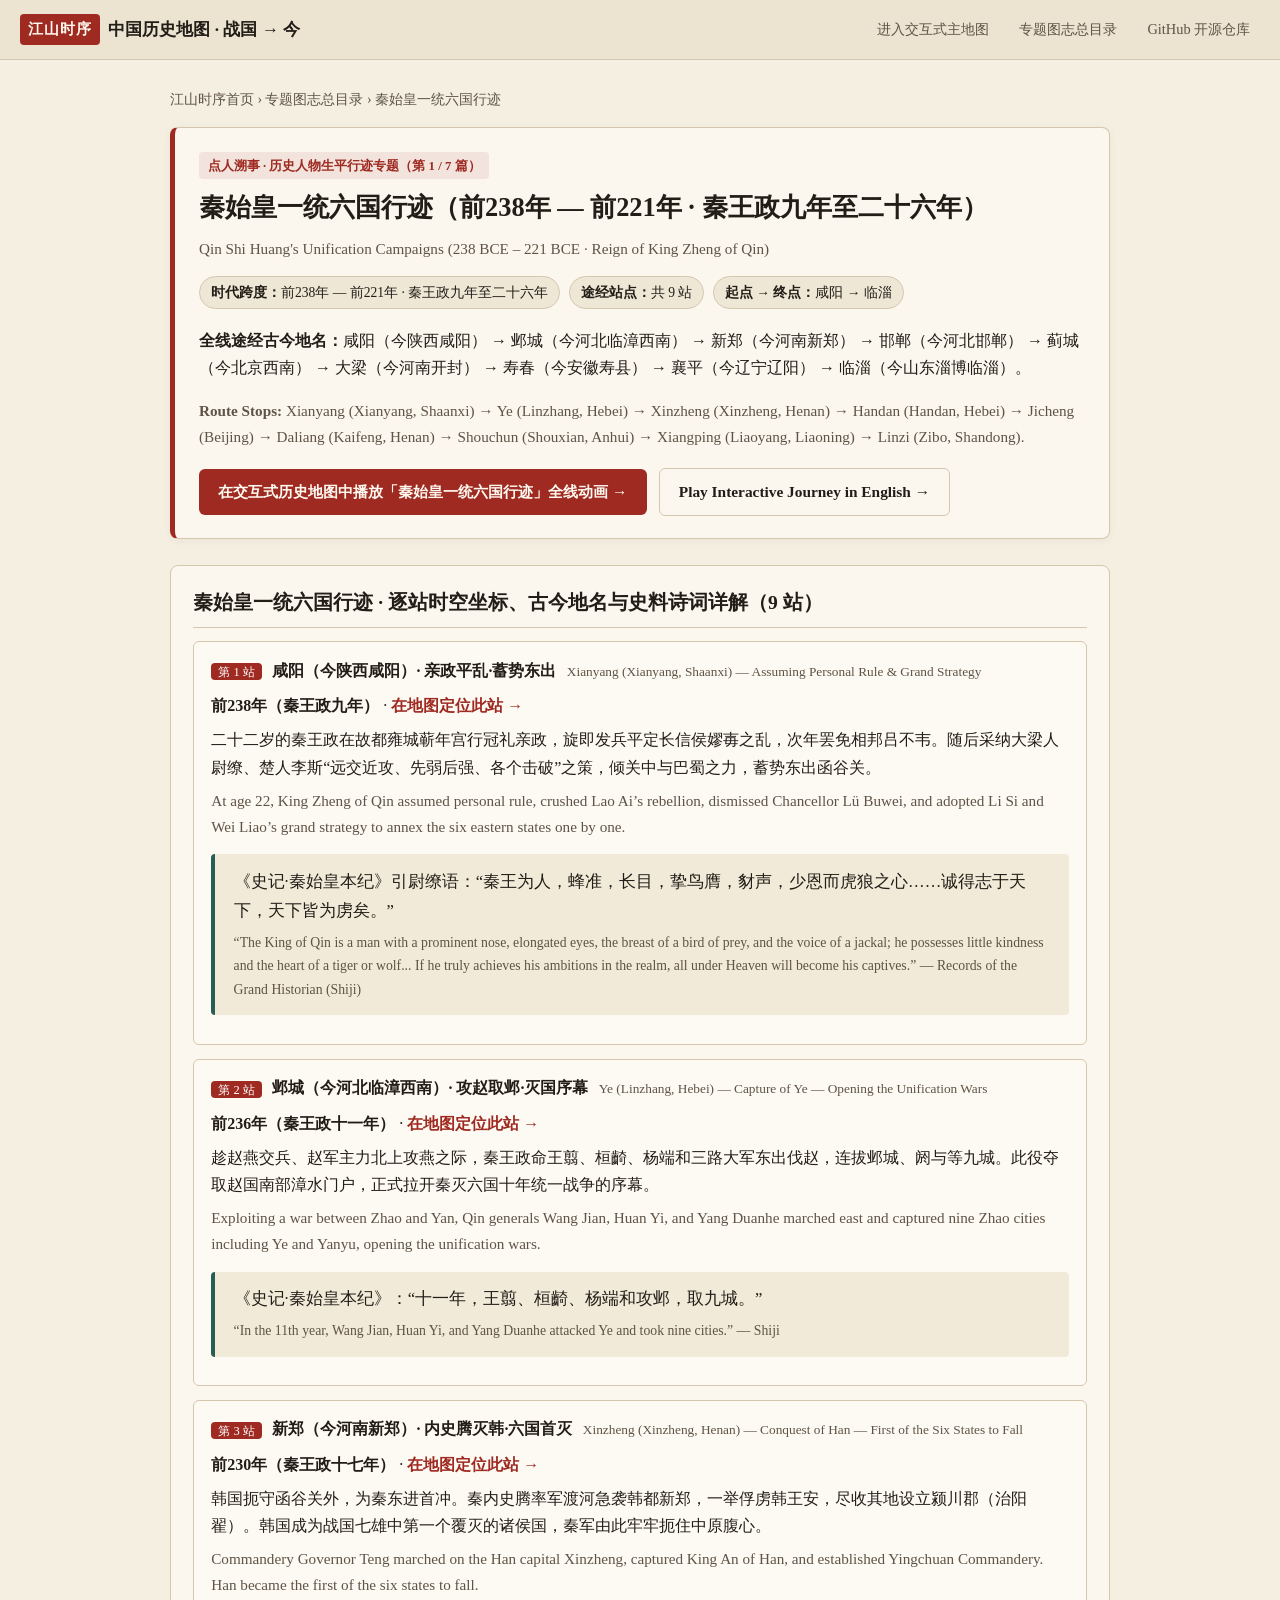
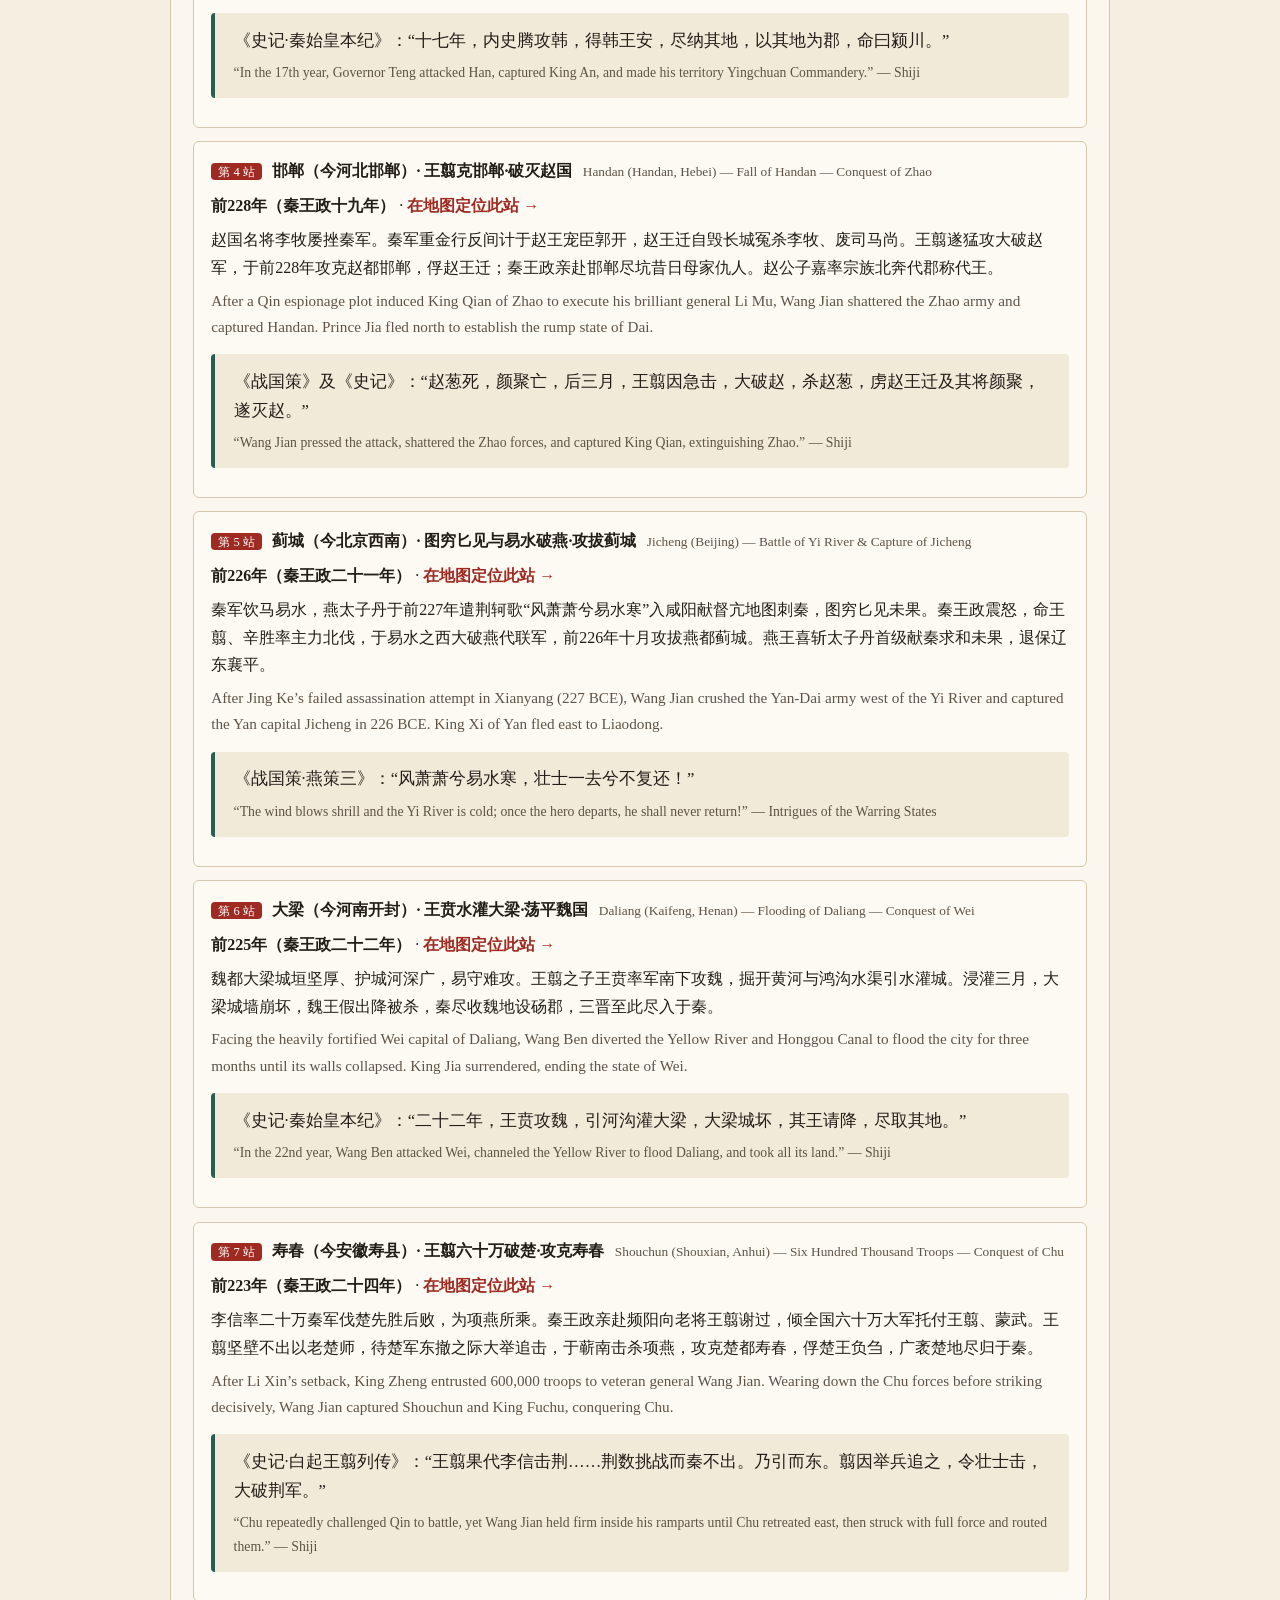
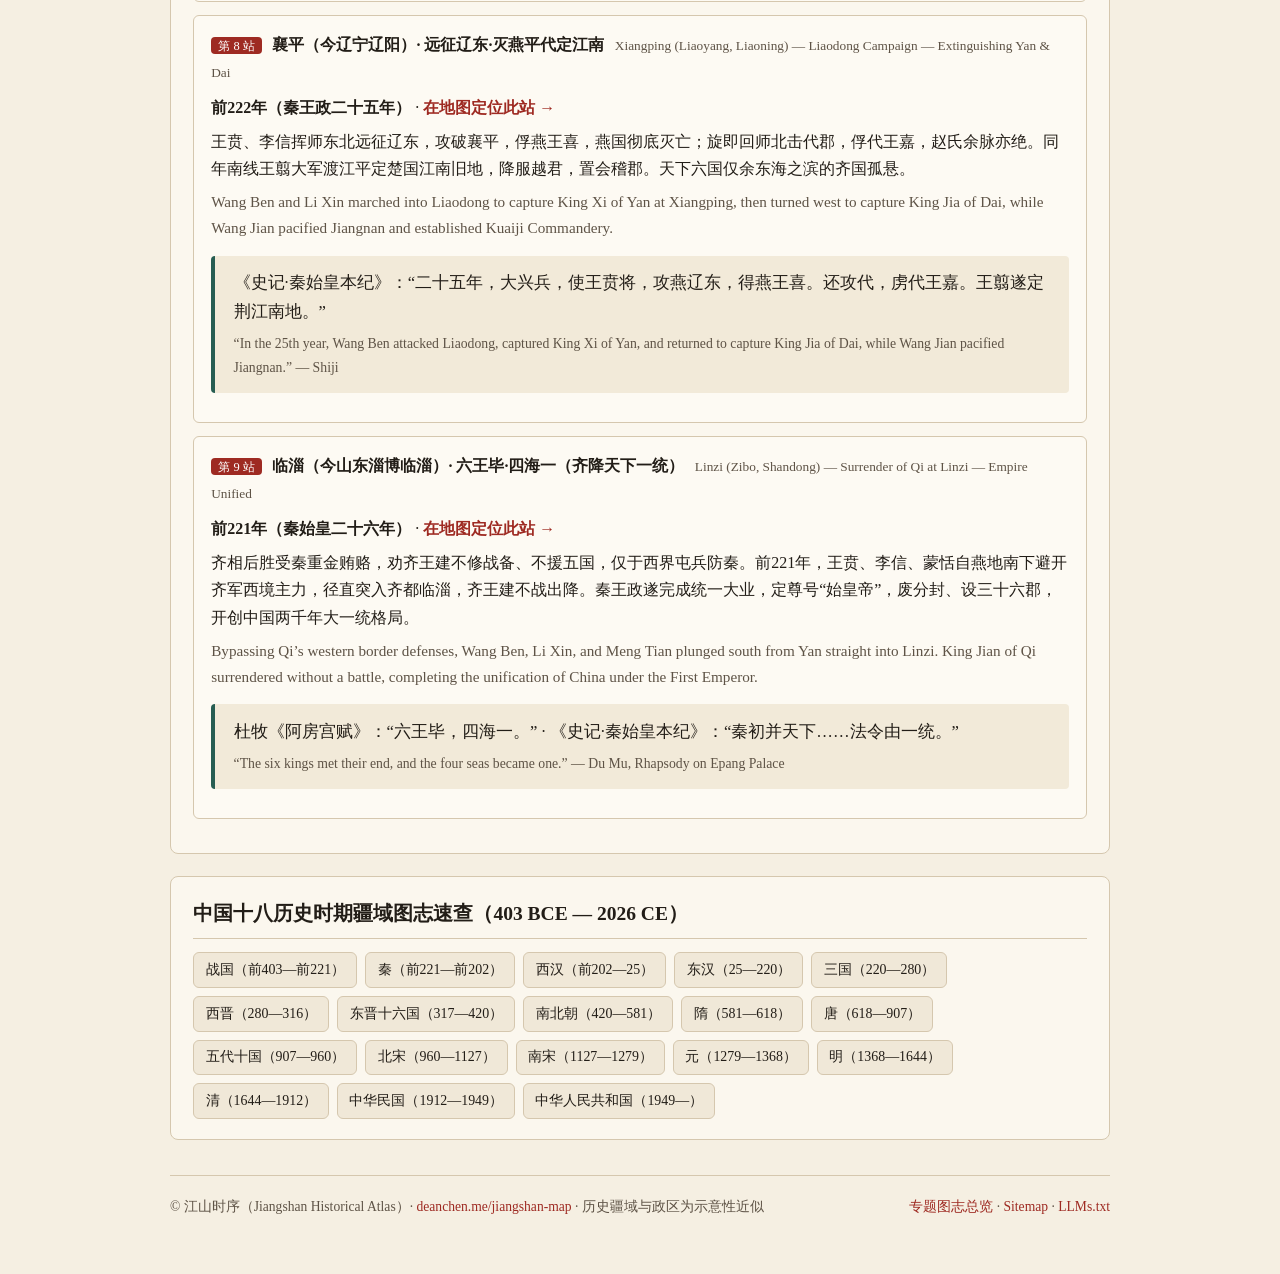
<file: topics/journey-qinshihuang.html>
<!DOCTYPE html>
<html lang="zh-CN">
<head>
  <meta charset="UTF-8" />
  <meta name="viewport" content="width=device-width, initial-scale=1.0" />
  <title>秦始皇一统六国行迹路线图（前238年 — 前221年 · 秦王政九年至二十六年）· 9站古今地名对照与诗词纪事 | 江山时序</title>
  <meta name="description" content="秦始皇一统六国行迹（Qin Shi Huang&#39;s Unification Campaigns，前238年 — 前221年 · 秦王政九年至二十六年）历史地图时空轨迹，全线共 9 站：咸阳（今陕西咸阳） → 邺城（今河北临漳西南） → 新郑（今河南新郑） → 邯郸（今河北邯郸） → 蓟城（今北京西南） → 大梁（今河南开封） → 寿春（今安徽寿县） → 襄平（今辽宁辽阳） → 临淄（今山东淄博临淄）。提供逐站帝王年号、古今政区对照、经典史料诗词与交互式路线回放。" />
  <meta name="keywords" content="秦始皇一统六国行迹, 秦始皇扫六合路线图, 秦始皇扫六合古今地名对照, Qin Shi Huang&#39;s Unification Campaigns map, 咸阳, 邺城, 新郑, 邯郸, 蓟城, 大梁, 寿春, 襄平, 临淄, 点人溯事, 江山时序" />
  <meta name="author" content="Jiangshan Atlas (江山时序)" />
  <meta name="robots" content="index, follow, max-image-preview:large, max-snippet:-1" />
  <meta name="applicable-device" content="pc,mobile" />
  <meta name="mobile-agent" content="format=html5;url=https://deanchen.me/jiangshan-map/topics/journey-qinshihuang.html" />
  <meta http-equiv="Cache-Control" content="no-transform" />
  <meta http-equiv="Cache-Control" content="no-siteapp" />
  <meta name="theme-color" content="#f5efe2" />
  <link rel="canonical" href="https://deanchen.me/jiangshan-map/topics/journey-qinshihuang.html" />
  <meta property="og:type" content="article" />
  <meta property="og:site_name" content="江山时序 · Jiangshan Historical Atlas" />
  <meta property="og:locale" content="zh_CN" />
  <meta property="og:locale:alternate" content="en_US" />
  <meta property="og:title" content="秦始皇一统六国行迹路线图（前238年 — 前221年 · 秦王政九年至二十六年）· 9站古今地名对照与诗词纪事 | 江山时序" />
  <meta property="og:description" content="秦始皇一统六国行迹（Qin Shi Huang&#39;s Unification Campaigns，前238年 — 前221年 · 秦王政九年至二十六年）历史地图时空轨迹，全线共 9 站：咸阳（今陕西咸阳） → 邺城（今河北临漳西南） → 新郑（今河南新郑） → 邯郸（今河北邯郸） → 蓟城（今北京西南） → 大梁（今河南开封） → 寿春（今安徽寿县） → 襄平（今辽宁辽阳） → 临淄（今山东淄博临淄）。提供逐站帝王年号、古今政区对照、经典史料诗词与交互式路线回放。" />
  <meta property="og:url" content="https://deanchen.me/jiangshan-map/topics/journey-qinshihuang.html" />
  <meta property="og:image" content="https://deanchen.me/jiangshan-map/assets/og_preview.png" />
  <meta property="og:image:width" content="1200" />
  <meta property="og:image:height" content="630" />
  <meta name="twitter:card" content="summary_large_image" />
  <meta name="twitter:title" content="秦始皇一统六国行迹路线图（前238年 — 前221年 · 秦王政九年至二十六年）· 9站古今地名对照与诗词纪事 | 江山时序" />
  <meta name="twitter:description" content="秦始皇一统六国行迹（Qin Shi Huang&#39;s Unification Campaigns，前238年 — 前221年 · 秦王政九年至二十六年）历史地图时空轨迹，全线共 9 站：咸阳（今陕西咸阳） → 邺城（今河北临漳西南） → 新郑（今河南新郑） → 邯郸（今河北邯郸） → 蓟城（今北京西南） → 大梁（今河南开封） → 寿春（今安徽寿县） → 襄平（今辽宁辽阳） → 临淄（今山东淄博临淄）。提供逐站帝王年号、古今政区对照、经典史料诗词与交互式路线回放。" />
  <meta name="twitter:image" content="https://deanchen.me/jiangshan-map/assets/og_preview.png" />
  <link rel="icon" type="image/svg+xml" href="../assets/favicon.svg" />
  <script type="application/ld+json">
{
  "@context": "https://schema.org",
  "@graph": [
    {
      "@type": "Article",
      "headline": "秦始皇一统六国行迹路线图（前238年 — 前221年 · 秦王政九年至二十六年）· 9站古今地名对照与诗词纪事 | 江山时序",
      "description": "秦始皇一统六国行迹（Qin Shi Huang's Unification Campaigns，前238年 — 前221年 · 秦王政九年至二十六年）历史地图时空轨迹，全线共 9 站：咸阳（今陕西咸阳） → 邺城（今河北临漳西南） → 新郑（今河南新郑） → 邯郸（今河北邯郸） → 蓟城（今北京西南） → 大梁（今河南开封） → 寿春（今安徽寿县） → 襄平（今辽宁辽阳） → 临淄（今山东淄博临淄）。提供逐站帝王年号、古今政区对照、经典史料诗词与交互式路线回放。",
      "url": "https://deanchen.me/jiangshan-map/topics/journey-qinshihuang.html",
      "datePublished": "2026-10-21",
      "dateModified": "2026-10-21",
      "inLanguage": [
        "zh-CN",
        "en"
      ],
      "author": {
        "@type": "Organization",
        "name": "江山时序 (Jiangshan Historical Atlas)",
        "url": "https://deanchen.me/jiangshan-map/"
      }
    },
    {
      "@type": "BreadcrumbList",
      "itemListElement": [
        {
          "@type": "ListItem",
          "position": 1,
          "name": "江山时序首页",
          "item": "https://deanchen.me/jiangshan-map/"
        },
        {
          "@type": "ListItem",
          "position": 2,
          "name": "专题图志总览",
          "item": "https://deanchen.me/jiangshan-map/topics/index.html"
        },
        {
          "@type": "ListItem",
          "position": 3,
          "name": "秦始皇一统六国行迹",
          "item": "https://deanchen.me/jiangshan-map/topics/journey-qinshihuang.html"
        }
      ]
    }
  ]
}
  </script>
  <style>
    :root {
      --bg-paper: #f5efe2;
      --bg-card: #fbf7ee;
      --ink-main: #221d17;
      --ink-muted: #5e5346;
      --cinnabar: #9e2a22;
      --cinnabar-hover: #7d1e17;
      --gold-border: #d5c7ae;
      --accent-teal: #275d52;
    }
    * { box-sizing: border-box; }
    body {
      margin: 0;
      padding: 0;
      background: var(--bg-paper);
      color: var(--ink-main);
      font-family: "Noto Serif SC", "Songti SC", "STSong", "PingFang SC", "Microsoft YaHei", serif;
      line-height: 1.72;
    }
    .top-bar {
      background: #ece3d0;
      border-bottom: 1px solid var(--gold-border);
      padding: 0.75rem 1.25rem;
      display: flex;
      flex-wrap: wrap;
      align-items: center;
      justify-content: space-between;
      gap: 0.75rem;
    }
    .brand-link {
      text-decoration: none;
      color: var(--ink-main);
      display: inline-flex;
      align-items: center;
      gap: 0.55rem;
      font-weight: 700;
      font-size: 1.08rem;
    }
    .seal-badge {
      background: var(--cinnabar);
      color: #fff8ee;
      padding: 0.18rem 0.5rem;
      border-radius: 4px;
      font-size: 0.92rem;
      letter-spacing: 0.06em;
    }
    .top-nav {
      display: flex;
      flex-wrap: wrap;
      gap: 0.65rem;
      font-size: 0.9rem;
    }
    .top-nav a {
      color: var(--ink-muted);
      text-decoration: none;
      padding: 0.25rem 0.55rem;
      border-radius: 4px;
      border: 1px solid transparent;
    }
    .top-nav a:hover {
      color: var(--cinnabar);
      border-color: var(--gold-border);
      background: var(--bg-card);
    }
    main {
      max-width: 980px;
      margin: 0 auto;
      padding: 1.75rem 1.25rem 3.5rem;
    }
    .breadcrumb {
      font-size: 0.86rem;
      color: var(--ink-muted);
      margin-bottom: 1rem;
    }
    .breadcrumb a {
      color: var(--ink-muted);
      text-decoration: none;
    }
    .breadcrumb a:hover { color: var(--cinnabar); text-decoration: underline; }
    .hero-card {
      background: var(--bg-card);
      border: 1px solid var(--gold-border);
      border-left: 5px solid var(--cinnabar);
      border-radius: 8px;
      padding: 1.4rem 1.5rem;
      margin-bottom: 1.6rem;
      box-shadow: 0 2px 10px rgba(34, 29, 23, 0.05);
    }
    .kicker {
      display: inline-block;
      font-size: 0.8rem;
      font-weight: 600;
      color: var(--cinnabar);
      background: rgba(158, 42, 34, 0.09);
      padding: 0.15rem 0.55rem;
      border-radius: 4px;
      margin-bottom: 0.5rem;
    }
    h1 {
      margin: 0.2rem 0 0.6rem;
      font-size: 1.65rem;
      line-height: 1.35;
      color: var(--ink-main);
    }
    .en-sub {
      font-size: 0.95rem;
      color: var(--ink-muted);
      margin: 0 0 0.9rem;
    }
    .meta-pills {
      display: flex;
      flex-wrap: wrap;
      gap: 0.55rem;
      margin: 0.85rem 0 1.15rem;
    }
    .meta-pill {
      background: #efe7d6;
      border: 1px solid var(--gold-border);
      padding: 0.22rem 0.68rem;
      border-radius: 999px;
      font-size: 0.85rem;
      color: var(--ink-main);
    }
    .cta-row {
      display: flex;
      flex-wrap: wrap;
      gap: 0.75rem;
      align-items: center;
      margin-top: 1.1rem;
    }
    .cta-btn {
      display: inline-flex;
      align-items: center;
      gap: 0.45rem;
      background: var(--cinnabar);
      color: #fff9f0;
      text-decoration: none;
      font-weight: 600;
      padding: 0.62rem 1.2rem;
      border-radius: 6px;
      font-size: 0.96rem;
      transition: background 0.15s ease;
    }
    .cta-btn:hover { background: var(--cinnabar-hover); }
    .cta-btn.secondary {
      background: transparent;
      color: var(--ink-main);
      border: 1px solid var(--gold-border);
    }
    .cta-btn.secondary:hover {
      border-color: var(--cinnabar);
      color: var(--cinnabar);
    }
    .section-card {
      background: var(--bg-card);
      border: 1px solid var(--gold-border);
      border-radius: 8px;
      padding: 1.25rem 1.4rem;
      margin-bottom: 1.4rem;
    }
    h2 {
      margin: 0 0 0.85rem;
      font-size: 1.22rem;
      border-bottom: 1px solid var(--gold-border);
      padding-bottom: 0.45rem;
      color: var(--ink-main);
    }
    h3 {
      margin: 1rem 0 0.4rem;
      font-size: 1.05rem;
      color: var(--ink-main);
    }
    blockquote.poem-box {
      margin: 0.9rem 0;
      padding: 0.85rem 1.15rem;
      background: #f2ead9;
      border-left: 4px solid var(--accent-teal);
      border-radius: 4px;
      font-size: 1.04rem;
    }
    blockquote.poem-box cite {
      display: block;
      margin-top: 0.35rem;
      font-size: 0.86rem;
      color: var(--ink-muted);
      font-style: normal;
    }
    .table-wrap {
      width: 100%;
      overflow-x: auto;
      -webkit-overflow-scrolling: touch;
      margin-top: 0.5rem;
    }
    table.data-table {
      width: 100%;
      min-width: 620px;
      border-collapse: collapse;
      font-size: 0.9rem;
    }
    table.data-table th,
    table.data-table td {
      border: 1px solid var(--gold-border);
      padding: 0.5rem 0.65rem;
      text-align: left;
      vertical-align: top;
    }
    table.data-table th {
      background: #ece3d0;
      font-weight: 600;
    }
    table.data-table tr:nth-child(even) td {
      background: rgba(236, 227, 208, 0.32);
    }
    table.data-table a {
      color: var(--cinnabar);
      text-decoration: none;
      font-weight: 600;
    }
    table.data-table a:hover { text-decoration: underline; }
    .chip-grid {
      display: flex;
      flex-wrap: wrap;
      gap: 0.5rem;
      margin-top: 0.6rem;
    }
    .chip-link {
      display: inline-block;
      background: #f0e8d8;
      border: 1px solid var(--gold-border);
      color: var(--ink-main);
      text-decoration: none;
      padding: 0.3rem 0.7rem;
      border-radius: 6px;
      font-size: 0.87rem;
    }
    .chip-link:hover {
      border-color: var(--cinnabar);
      color: var(--cinnabar);
      background: #fffdf8;
    }
    .stop-card {
      border: 1px solid var(--gold-border);
      border-radius: 6px;
      padding: 0.9rem 1.05rem;
      margin-bottom: 0.85rem;
      background: #fdfaf3;
    }
    .stop-header {
      display: flex;
      flex-wrap: wrap;
      justify-content: space-between;
      align-items: baseline;
      gap: 0.5rem;
      margin-bottom: 0.35rem;
    }
    .stop-badge {
      background: var(--cinnabar);
      color: #fff;
      font-size: 0.78rem;
      padding: 0.1rem 0.45rem;
      border-radius: 4px;
      margin-right: 0.4rem;
    }
    footer.page-footer {
      margin-top: 2.2rem;
      padding-top: 1.2rem;
      border-top: 1px solid var(--gold-border);
      font-size: 0.85rem;
      color: var(--ink-muted);
      display: flex;
      flex-wrap: wrap;
      justify-content: space-between;
      gap: 0.75rem;
    }
    footer.page-footer a {
      color: var(--cinnabar);
      text-decoration: none;
    }
  </style>
  <script defer src="https://events.vercount.one/js"></script>
  <script defer src="https://static.cloudflareinsights.com/beacon.min.js" data-cf-beacon='{"token": "dc645937f75341b2a7416bd1fb81b635"}'></script>
</head>
<body>
  <header class="top-bar">
    <a class="brand-link" href="https://deanchen.me/jiangshan-map/">
      <span class="seal-badge">江山时序</span>
      <span>中国历史地图 · 战国 → 今</span>
    </a>
    <nav class="top-nav" aria-label="专题图志导航">
      <a href="https://deanchen.me/jiangshan-map/">进入交互式主地图</a>
      <a href="https://deanchen.me/jiangshan-map/topics/index.html">专题图志总目录</a>
      <a href="https://github.com/DeanChensj/jiangshan-map" target="_blank" rel="noopener noreferrer">GitHub 开源仓库</a>
    </nav>
  </header>
  <main>
    <nav class="breadcrumb" aria-label="面包屑导航">
      <a href="https://deanchen.me/jiangshan-map/">江山时序首页</a> &rsaquo;
      <a href="https://deanchen.me/jiangshan-map/topics/index.html">专题图志总目录</a> &rsaquo;
      <span>秦始皇一统六国行迹</span>
    </nav>

    <article class="hero-card">
      <span class="kicker">点人溯事 · 历史人物生平行迹专题（第 1 / 7 篇）</span>
      <h1>秦始皇一统六国行迹（前238年 — 前221年 · 秦王政九年至二十六年）</h1>
      <p class="en-sub">Qin Shi Huang&#39;s Unification Campaigns (238 BCE – 221 BCE  · Reign of King Zheng of Qin)</p>
      <div class="meta-pills">
        <span class="meta-pill"><strong>时代跨度：</strong>前238年 — 前221年 · 秦王政九年至二十六年</span>
        <span class="meta-pill"><strong>途经站点：</strong>共 9 站</span>
        <span class="meta-pill"><strong>起点 → 终点：</strong>咸阳 → 临淄</span>
      </div>
      <p><strong>全线途经古今地名：</strong>咸阳（今陕西咸阳） → 邺城（今河北临漳西南） → 新郑（今河南新郑） → 邯郸（今河北邯郸） → 蓟城（今北京西南） → 大梁（今河南开封） → 寿春（今安徽寿县） → 襄平（今辽宁辽阳） → 临淄（今山东淄博临淄）。</p>
      <p class="en-sub"><strong>Route Stops:</strong> Xianyang (Xianyang, Shaanxi) → Ye (Linzhang, Hebei) → Xinzheng (Xinzheng, Henan) → Handan (Handan, Hebei) → Jicheng (Beijing) → Daliang (Kaifeng, Henan) → Shouchun (Shouxian, Anhui) → Xiangping (Liaoyang, Liaoning) → Linzi (Zibo, Shandong).</p>
      <div class="cta-row">
        <a class="cta-btn" href="https://deanchen.me/jiangshan-map/?person=qinshihuang">在交互式历史地图中播放「秦始皇一统六国行迹」全线动画 &rarr;</a>
        <a class="cta-btn secondary" href="https://deanchen.me/jiangshan-map/?person=qinshihuang&amp;lang=en">Play Interactive Journey in English &rarr;</a>
      </div>
    </article>

    <section class="section-card">
      <h2>秦始皇一统六国行迹 · 逐站时空坐标、古今地名与史料诗词详解（9 站）</h2>
      <div class="stop-card">
        <div class="stop-header">
          <div>
            <span class="stop-badge">第 1 站</span>
            <strong>咸阳（今陕西咸阳）· 亲政平乱·蓄势东出</strong>
            <small style="color:#5e5346; margin-left:0.4rem;">Xianyang (Xianyang, Shaanxi) — Assuming Personal Rule &amp; Grand Strategy</small>
          </div>
          <div>
            <strong>前238年（秦王政九年）</strong> ·
            <a href="https://deanchen.me/jiangshan-map/?year=-238&amp;place=%E5%92%B8%E9%98%B3" style="color:#9e2a22; text-decoration:none; font-weight:600;">在地图定位此站 &rarr;</a>
          </div>
        </div>
        <p style="margin:0.4rem 0;">二十二岁的秦王政在故都雍城蕲年宫行冠礼亲政，旋即发兵平定长信侯嫪毐之乱，次年罢免相邦吕不韦。随后采纳大梁人尉缭、楚人李斯“远交近攻、先弱后强、各个击破”之策，倾关中与巴蜀之力，蓄势东出函谷关。</p>
        <p class="en-sub" style="margin:0.25rem 0 0.5rem;">At age 22, King Zheng of Qin assumed personal rule, crushed Lao Ai’s rebellion, dismissed Chancellor Lü Buwei, and adopted Li Si and Wei Liao’s grand strategy to annex the six eastern states one by one.</p>
        <blockquote class="poem-box">《史记·秦始皇本纪》引尉缭语：“秦王为人，蜂准，长目，挚鸟膺，豺声，少恩而虎狼之心……诚得志于天下，天下皆为虏矣。”<cite>“The King of Qin is a man with a prominent nose, elongated eyes, the breast of a bird of prey, and the voice of a jackal; he possesses little kindness and the heart of a tiger or wolf... If he truly achieves his ambitions in the realm, all under Heaven will become his captives.” — Records of the Grand Historian (Shiji)</cite></blockquote>
      </div>
      <div class="stop-card">
        <div class="stop-header">
          <div>
            <span class="stop-badge">第 2 站</span>
            <strong>邺城（今河北临漳西南）· 攻赵取邺·灭国序幕</strong>
            <small style="color:#5e5346; margin-left:0.4rem;">Ye (Linzhang, Hebei) — Capture of Ye — Opening the Unification Wars</small>
          </div>
          <div>
            <strong>前236年（秦王政十一年）</strong> ·
            <a href="https://deanchen.me/jiangshan-map/?year=-236&amp;place=%E9%82%BA%E5%9F%8E" style="color:#9e2a22; text-decoration:none; font-weight:600;">在地图定位此站 &rarr;</a>
          </div>
        </div>
        <p style="margin:0.4rem 0;">趁赵燕交兵、赵军主力北上攻燕之际，秦王政命王翦、桓齮、杨端和三路大军东出伐赵，连拔邺城、阏与等九城。此役夺取赵国南部漳水门户，正式拉开秦灭六国十年统一战争的序幕。</p>
        <p class="en-sub" style="margin:0.25rem 0 0.5rem;">Exploiting a war between Zhao and Yan, Qin generals Wang Jian, Huan Yi, and Yang Duanhe marched east and captured nine Zhao cities including Ye and Yanyu, opening the unification wars.</p>
        <blockquote class="poem-box">《史记·秦始皇本纪》：“十一年，王翦、桓齮、杨端和攻邺，取九城。”<cite>“In the 11th year, Wang Jian, Huan Yi, and Yang Duanhe attacked Ye and took nine cities.” — Shiji</cite></blockquote>
      </div>
      <div class="stop-card">
        <div class="stop-header">
          <div>
            <span class="stop-badge">第 3 站</span>
            <strong>新郑（今河南新郑）· 内史腾灭韩·六国首灭</strong>
            <small style="color:#5e5346; margin-left:0.4rem;">Xinzheng (Xinzheng, Henan) — Conquest of Han — First of the Six States to Fall</small>
          </div>
          <div>
            <strong>前230年（秦王政十七年）</strong> ·
            <a href="https://deanchen.me/jiangshan-map/?year=-230&amp;place=%E6%96%B0%E9%83%91" style="color:#9e2a22; text-decoration:none; font-weight:600;">在地图定位此站 &rarr;</a>
          </div>
        </div>
        <p style="margin:0.4rem 0;">韩国扼守函谷关外，为秦东进首冲。秦内史腾率军渡河急袭韩都新郑，一举俘虏韩王安，尽收其地设立颍川郡（治阳翟）。韩国成为战国七雄中第一个覆灭的诸侯国，秦军由此牢牢扼住中原腹心。</p>
        <p class="en-sub" style="margin:0.25rem 0 0.5rem;">Commandery Governor Teng marched on the Han capital Xinzheng, captured King An of Han, and established Yingchuan Commandery. Han became the first of the six states to fall.</p>
        <blockquote class="poem-box">《史记·秦始皇本纪》：“十七年，内史腾攻韩，得韩王安，尽纳其地，以其地为郡，命曰颍川。”<cite>“In the 17th year, Governor Teng attacked Han, captured King An, and made his territory Yingchuan Commandery.” — Shiji</cite></blockquote>
      </div>
      <div class="stop-card">
        <div class="stop-header">
          <div>
            <span class="stop-badge">第 4 站</span>
            <strong>邯郸（今河北邯郸）· 王翦克邯郸·破灭赵国</strong>
            <small style="color:#5e5346; margin-left:0.4rem;">Handan (Handan, Hebei) — Fall of Handan — Conquest of Zhao</small>
          </div>
          <div>
            <strong>前228年（秦王政十九年）</strong> ·
            <a href="https://deanchen.me/jiangshan-map/?year=-228&amp;place=%E9%82%AF%E9%83%B8" style="color:#9e2a22; text-decoration:none; font-weight:600;">在地图定位此站 &rarr;</a>
          </div>
        </div>
        <p style="margin:0.4rem 0;">赵国名将李牧屡挫秦军。秦军重金行反间计于赵王宠臣郭开，赵王迁自毁长城冤杀李牧、废司马尚。王翦遂猛攻大破赵军，于前228年攻克赵都邯郸，俘赵王迁；秦王政亲赴邯郸尽坑昔日母家仇人。赵公子嘉率宗族北奔代郡称代王。</p>
        <p class="en-sub" style="margin:0.25rem 0 0.5rem;">After a Qin espionage plot induced King Qian of Zhao to execute his brilliant general Li Mu, Wang Jian shattered the Zhao army and captured Handan. Prince Jia fled north to establish the rump state of Dai.</p>
        <blockquote class="poem-box">《战国策》及《史记》：“赵葱死，颜聚亡，后三月，王翦因急击，大破赵，杀赵葱，虏赵王迁及其将颜聚，遂灭赵。”<cite>“Wang Jian pressed the attack, shattered the Zhao forces, and captured King Qian, extinguishing Zhao.” — Shiji</cite></blockquote>
      </div>
      <div class="stop-card">
        <div class="stop-header">
          <div>
            <span class="stop-badge">第 5 站</span>
            <strong>蓟城（今北京西南）· 图穷匕见与易水破燕·攻拔蓟城</strong>
            <small style="color:#5e5346; margin-left:0.4rem;">Jicheng (Beijing) — Battle of Yi River &amp; Capture of Jicheng</small>
          </div>
          <div>
            <strong>前226年（秦王政二十一年）</strong> ·
            <a href="https://deanchen.me/jiangshan-map/?year=-226&amp;place=%E8%93%9F%E5%9F%8E" style="color:#9e2a22; text-decoration:none; font-weight:600;">在地图定位此站 &rarr;</a>
          </div>
        </div>
        <p style="margin:0.4rem 0;">秦军饮马易水，燕太子丹于前227年遣荆轲歌“风萧萧兮易水寒”入咸阳献督亢地图刺秦，图穷匕见未果。秦王政震怒，命王翦、辛胜率主力北伐，于易水之西大破燕代联军，前226年十月攻拔燕都蓟城。燕王喜斩太子丹首级献秦求和未果，退保辽东襄平。</p>
        <p class="en-sub" style="margin:0.25rem 0 0.5rem;">After Jing Ke’s failed assassination attempt in Xianyang (227 BCE), Wang Jian crushed the Yan-Dai army west of the Yi River and captured the Yan capital Jicheng in 226 BCE. King Xi of Yan fled east to Liaodong.</p>
        <blockquote class="poem-box">《战国策·燕策三》：“风萧萧兮易水寒，壮士一去兮不复还！”<cite>“The wind blows shrill and the Yi River is cold; once the hero departs, he shall never return!” — Intrigues of the Warring States</cite></blockquote>
      </div>
      <div class="stop-card">
        <div class="stop-header">
          <div>
            <span class="stop-badge">第 6 站</span>
            <strong>大梁（今河南开封）· 王贲水灌大梁·荡平魏国</strong>
            <small style="color:#5e5346; margin-left:0.4rem;">Daliang (Kaifeng, Henan) — Flooding of Daliang — Conquest of Wei</small>
          </div>
          <div>
            <strong>前225年（秦王政二十二年）</strong> ·
            <a href="https://deanchen.me/jiangshan-map/?year=-225&amp;place=%E5%A4%A7%E6%A2%81" style="color:#9e2a22; text-decoration:none; font-weight:600;">在地图定位此站 &rarr;</a>
          </div>
        </div>
        <p style="margin:0.4rem 0;">魏都大梁城垣坚厚、护城河深广，易守难攻。王翦之子王贲率军南下攻魏，掘开黄河与鸿沟水渠引水灌城。浸灌三月，大梁城墙崩坏，魏王假出降被杀，秦尽收魏地设砀郡，三晋至此尽入于秦。</p>
        <p class="en-sub" style="margin:0.25rem 0 0.5rem;">Facing the heavily fortified Wei capital of Daliang, Wang Ben diverted the Yellow River and Honggou Canal to flood the city for three months until its walls collapsed. King Jia surrendered, ending the state of Wei.</p>
        <blockquote class="poem-box">《史记·秦始皇本纪》：“二十二年，王贲攻魏，引河沟灌大梁，大梁城坏，其王请降，尽取其地。”<cite>“In the 22nd year, Wang Ben attacked Wei, channeled the Yellow River to flood Daliang, and took all its land.” — Shiji</cite></blockquote>
      </div>
      <div class="stop-card">
        <div class="stop-header">
          <div>
            <span class="stop-badge">第 7 站</span>
            <strong>寿春（今安徽寿县）· 王翦六十万破楚·攻克寿春</strong>
            <small style="color:#5e5346; margin-left:0.4rem;">Shouchun (Shouxian, Anhui) — Six Hundred Thousand Troops — Conquest of Chu</small>
          </div>
          <div>
            <strong>前223年（秦王政二十四年）</strong> ·
            <a href="https://deanchen.me/jiangshan-map/?year=-223&amp;place=%E5%AF%BF%E6%98%A5" style="color:#9e2a22; text-decoration:none; font-weight:600;">在地图定位此站 &rarr;</a>
          </div>
        </div>
        <p style="margin:0.4rem 0;">李信率二十万秦军伐楚先胜后败，为项燕所乘。秦王政亲赴频阳向老将王翦谢过，倾全国六十万大军托付王翦、蒙武。王翦坚壁不出以老楚师，待楚军东撤之际大举追击，于蕲南击杀项燕，攻克楚都寿春，俘楚王负刍，广袤楚地尽归于秦。</p>
        <p class="en-sub" style="margin:0.25rem 0 0.5rem;">After Li Xin’s setback, King Zheng entrusted 600,000 troops to veteran general Wang Jian. Wearing down the Chu forces before striking decisively, Wang Jian captured Shouchun and King Fuchu, conquering Chu.</p>
        <blockquote class="poem-box">《史记·白起王翦列传》：“王翦果代李信击荆……荆数挑战而秦不出。乃引而东。翦因举兵追之，令壮士击，大破荆军。”<cite>“Chu repeatedly challenged Qin to battle, yet Wang Jian held firm inside his ramparts until Chu retreated east, then struck with full force and routed them.” — Shiji</cite></blockquote>
      </div>
      <div class="stop-card">
        <div class="stop-header">
          <div>
            <span class="stop-badge">第 8 站</span>
            <strong>襄平（今辽宁辽阳）· 远征辽东·灭燕平代定江南</strong>
            <small style="color:#5e5346; margin-left:0.4rem;">Xiangping (Liaoyang, Liaoning) — Liaodong Campaign — Extinguishing Yan &amp; Dai</small>
          </div>
          <div>
            <strong>前222年（秦王政二十五年）</strong> ·
            <a href="https://deanchen.me/jiangshan-map/?year=-222&amp;place=%E8%A5%84%E5%B9%B3" style="color:#9e2a22; text-decoration:none; font-weight:600;">在地图定位此站 &rarr;</a>
          </div>
        </div>
        <p style="margin:0.4rem 0;">王贲、李信挥师东北远征辽东，攻破襄平，俘燕王喜，燕国彻底灭亡；旋即回师北击代郡，俘代王嘉，赵氏余脉亦绝。同年南线王翦大军渡江平定楚国江南旧地，降服越君，置会稽郡。天下六国仅余东海之滨的齐国孤悬。</p>
        <p class="en-sub" style="margin:0.25rem 0 0.5rem;">Wang Ben and Li Xin marched into Liaodong to capture King Xi of Yan at Xiangping, then turned west to capture King Jia of Dai, while Wang Jian pacified Jiangnan and established Kuaiji Commandery.</p>
        <blockquote class="poem-box">《史记·秦始皇本纪》：“二十五年，大兴兵，使王贲将，攻燕辽东，得燕王喜。还攻代，虏代王嘉。王翦遂定荆江南地。”<cite>“In the 25th year, Wang Ben attacked Liaodong, captured King Xi of Yan, and returned to capture King Jia of Dai, while Wang Jian pacified Jiangnan.” — Shiji</cite></blockquote>
      </div>
      <div class="stop-card">
        <div class="stop-header">
          <div>
            <span class="stop-badge">第 9 站</span>
            <strong>临淄（今山东淄博临淄）· 六王毕·四海一（齐降天下一统）</strong>
            <small style="color:#5e5346; margin-left:0.4rem;">Linzi (Zibo, Shandong) — Surrender of Qi at Linzi — Empire Unified</small>
          </div>
          <div>
            <strong>前221年（秦始皇二十六年）</strong> ·
            <a href="https://deanchen.me/jiangshan-map/?year=-221&amp;place=%E4%B8%B4%E6%B7%84" style="color:#9e2a22; text-decoration:none; font-weight:600;">在地图定位此站 &rarr;</a>
          </div>
        </div>
        <p style="margin:0.4rem 0;">齐相后胜受秦重金贿赂，劝齐王建不修战备、不援五国，仅于西界屯兵防秦。前221年，王贲、李信、蒙恬自燕地南下避开齐军西境主力，径直突入齐都临淄，齐王建不战出降。秦王政遂完成统一大业，定尊号“始皇帝”，废分封、设三十六郡，开创中国两千年大一统格局。</p>
        <p class="en-sub" style="margin:0.25rem 0 0.5rem;">Bypassing Qi’s western border defenses, Wang Ben, Li Xin, and Meng Tian plunged south from Yan straight into Linzi. King Jian of Qi surrendered without a battle, completing the unification of China under the First Emperor.</p>
        <blockquote class="poem-box">杜牧《阿房宫赋》：“六王毕，四海一。” · 《史记·秦始皇本纪》：“秦初并天下……法令由一统。”<cite>“The six kings met their end, and the four seas became one.” — Du Mu, Rhapsody on Epang Palace</cite></blockquote>
      </div>
    </section>

    <section class="section-card">
      <h2>中国十八历史时期疆域图志速查（403 BCE — 2026 CE）</h2>
      <div class="chip-grid">
        <a class="chip-link" href="https://deanchen.me/jiangshan-map/topics/zhanguo.html">战国（前403—前221）</a>
        <a class="chip-link" href="https://deanchen.me/jiangshan-map/topics/qin.html">秦（前221—前202）</a>
        <a class="chip-link" href="https://deanchen.me/jiangshan-map/topics/xihan.html">西汉（前202—25）</a>
        <a class="chip-link" href="https://deanchen.me/jiangshan-map/topics/donghan.html">东汉（25—220）</a>
        <a class="chip-link" href="https://deanchen.me/jiangshan-map/topics/sanguo.html">三国（220—280）</a>
        <a class="chip-link" href="https://deanchen.me/jiangshan-map/topics/xijin.html">西晋（280—316）</a>
        <a class="chip-link" href="https://deanchen.me/jiangshan-map/topics/dongjin.html">东晋十六国（317—420）</a>
        <a class="chip-link" href="https://deanchen.me/jiangshan-map/topics/nanbei.html">南北朝（420—581）</a>
        <a class="chip-link" href="https://deanchen.me/jiangshan-map/topics/sui.html">隋（581—618）</a>
        <a class="chip-link" href="https://deanchen.me/jiangshan-map/topics/tang.html">唐（618—907）</a>
        <a class="chip-link" href="https://deanchen.me/jiangshan-map/topics/wudai.html">五代十国（907—960）</a>
        <a class="chip-link" href="https://deanchen.me/jiangshan-map/topics/beisong.html">北宋（960—1127）</a>
        <a class="chip-link" href="https://deanchen.me/jiangshan-map/topics/nansong.html">南宋（1127—1279）</a>
        <a class="chip-link" href="https://deanchen.me/jiangshan-map/topics/yuan.html">元（1279—1368）</a>
        <a class="chip-link" href="https://deanchen.me/jiangshan-map/topics/ming.html">明（1368—1644）</a>
        <a class="chip-link" href="https://deanchen.me/jiangshan-map/topics/qing.html">清（1644—1912）</a>
        <a class="chip-link" href="https://deanchen.me/jiangshan-map/topics/roc.html">中华民国（1912—1949）</a>
        <a class="chip-link" href="https://deanchen.me/jiangshan-map/topics/prc.html">中华人民共和国（1949—）</a>
      </div>
    </section>
    <footer class="page-footer">
      <div>© 江山时序（Jiangshan Historical Atlas）· <a href="https://deanchen.me/jiangshan-map/">deanchen.me/jiangshan-map</a> · 历史疆域与政区为示意性近似</div>
      <div><a href="https://deanchen.me/jiangshan-map/topics/index.html">专题图志总览</a> · <a href="https://deanchen.me/jiangshan-map/sitemap.xml">Sitemap</a> · <a href="https://deanchen.me/jiangshan-map/llms.txt">LLMs.txt</a></div>
    </footer>
  </main>
</body>
</html>
</file>
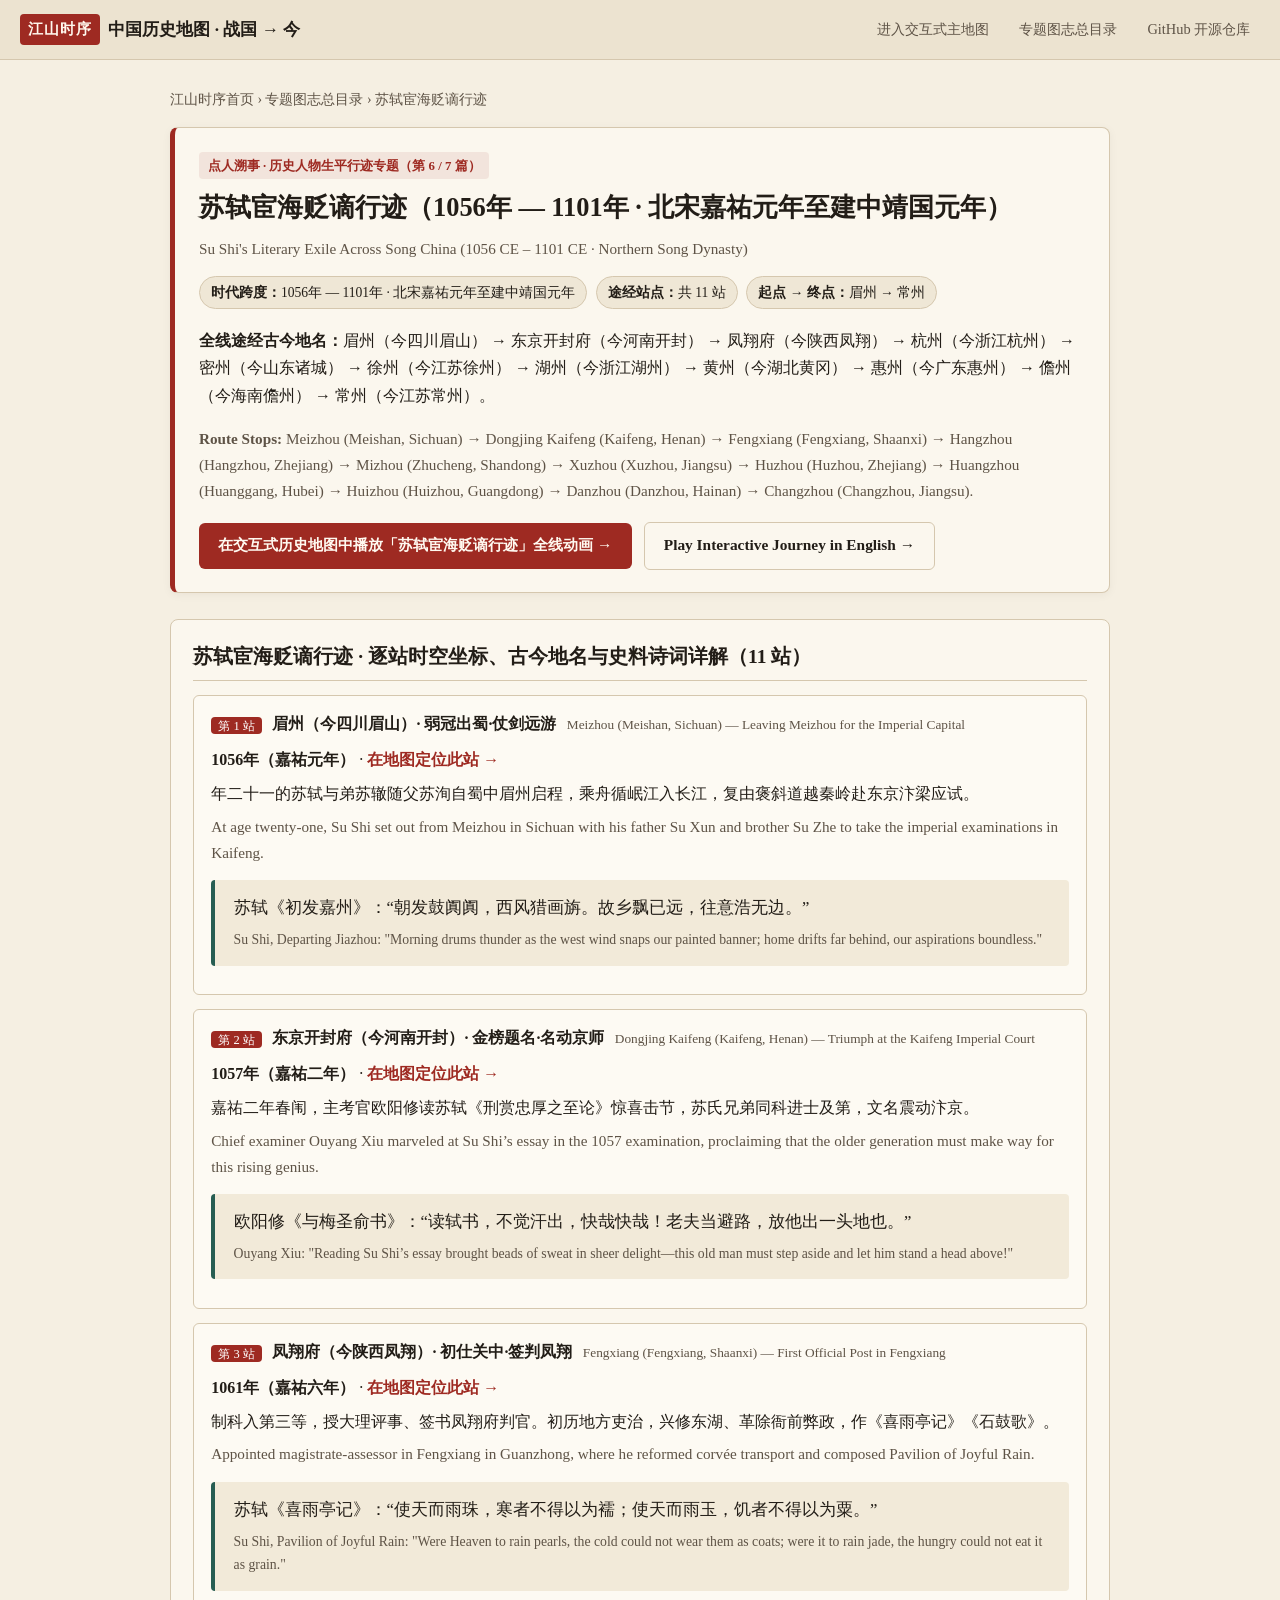
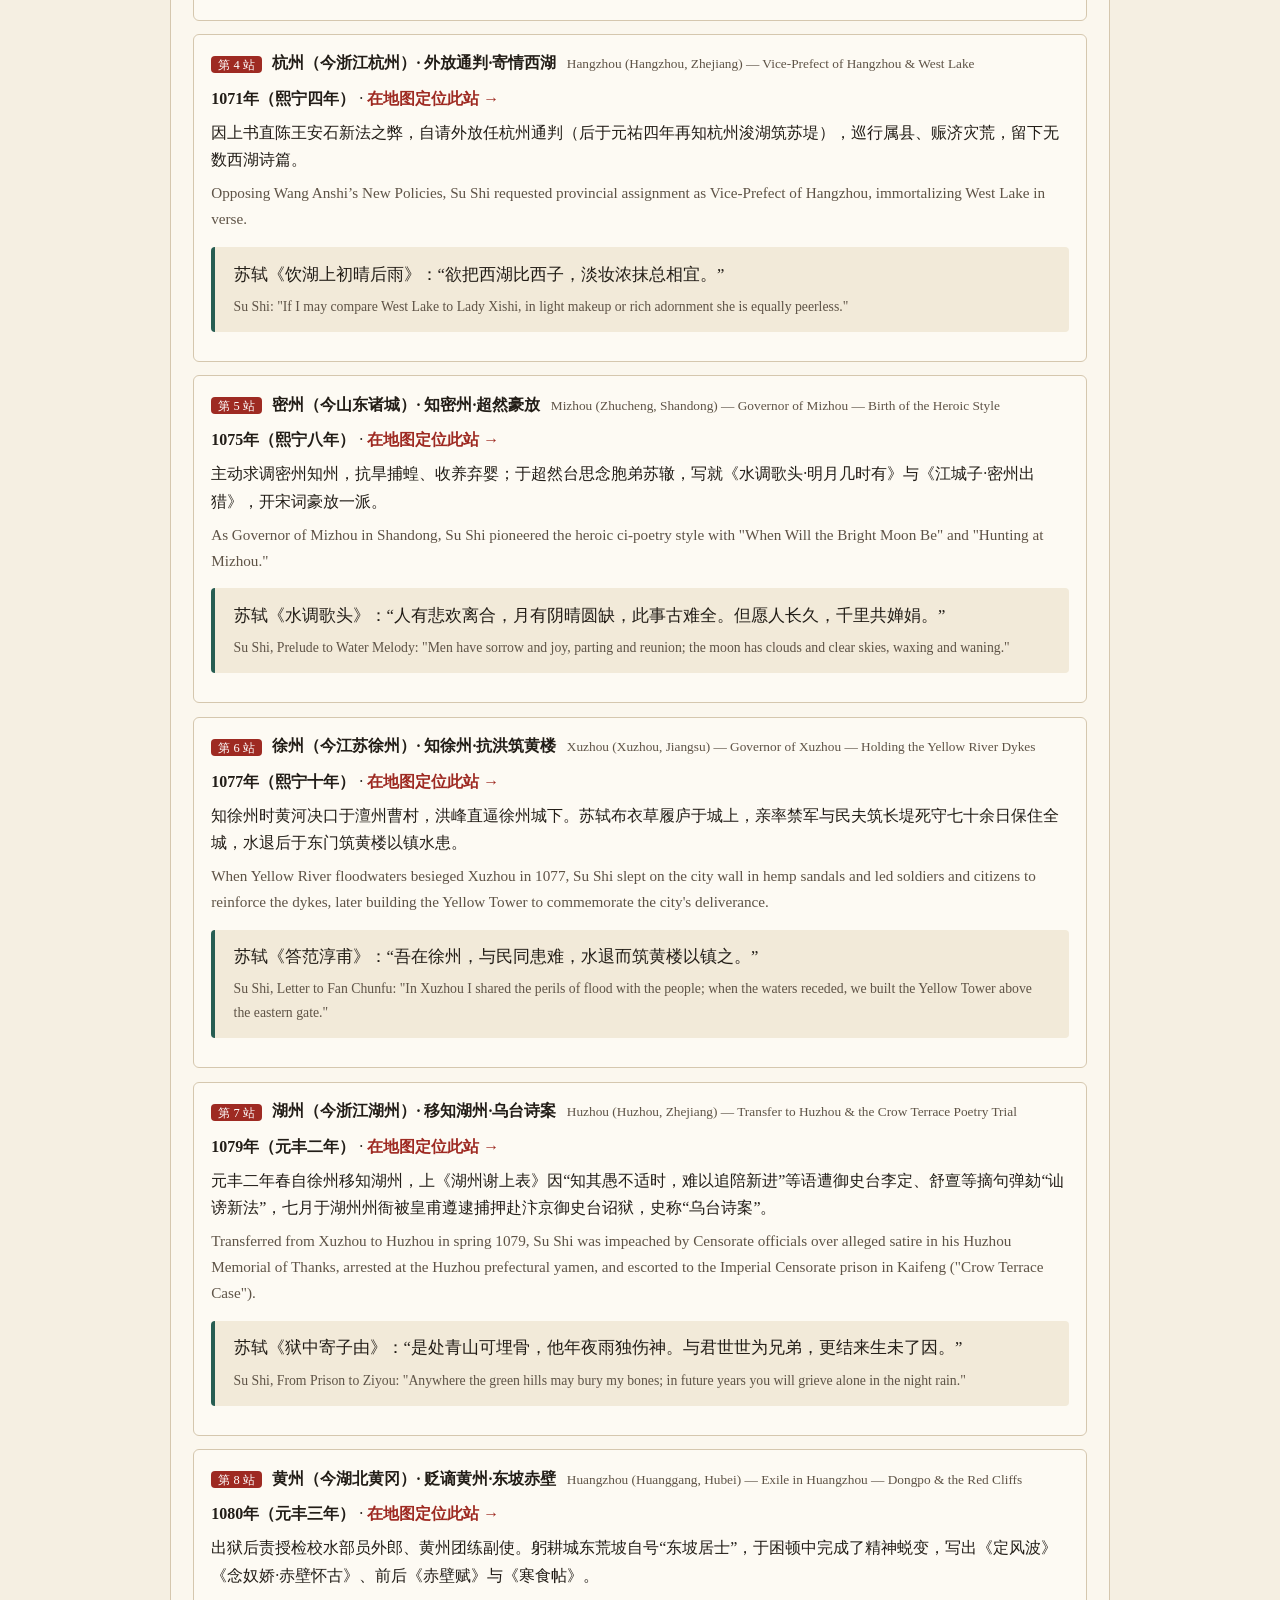
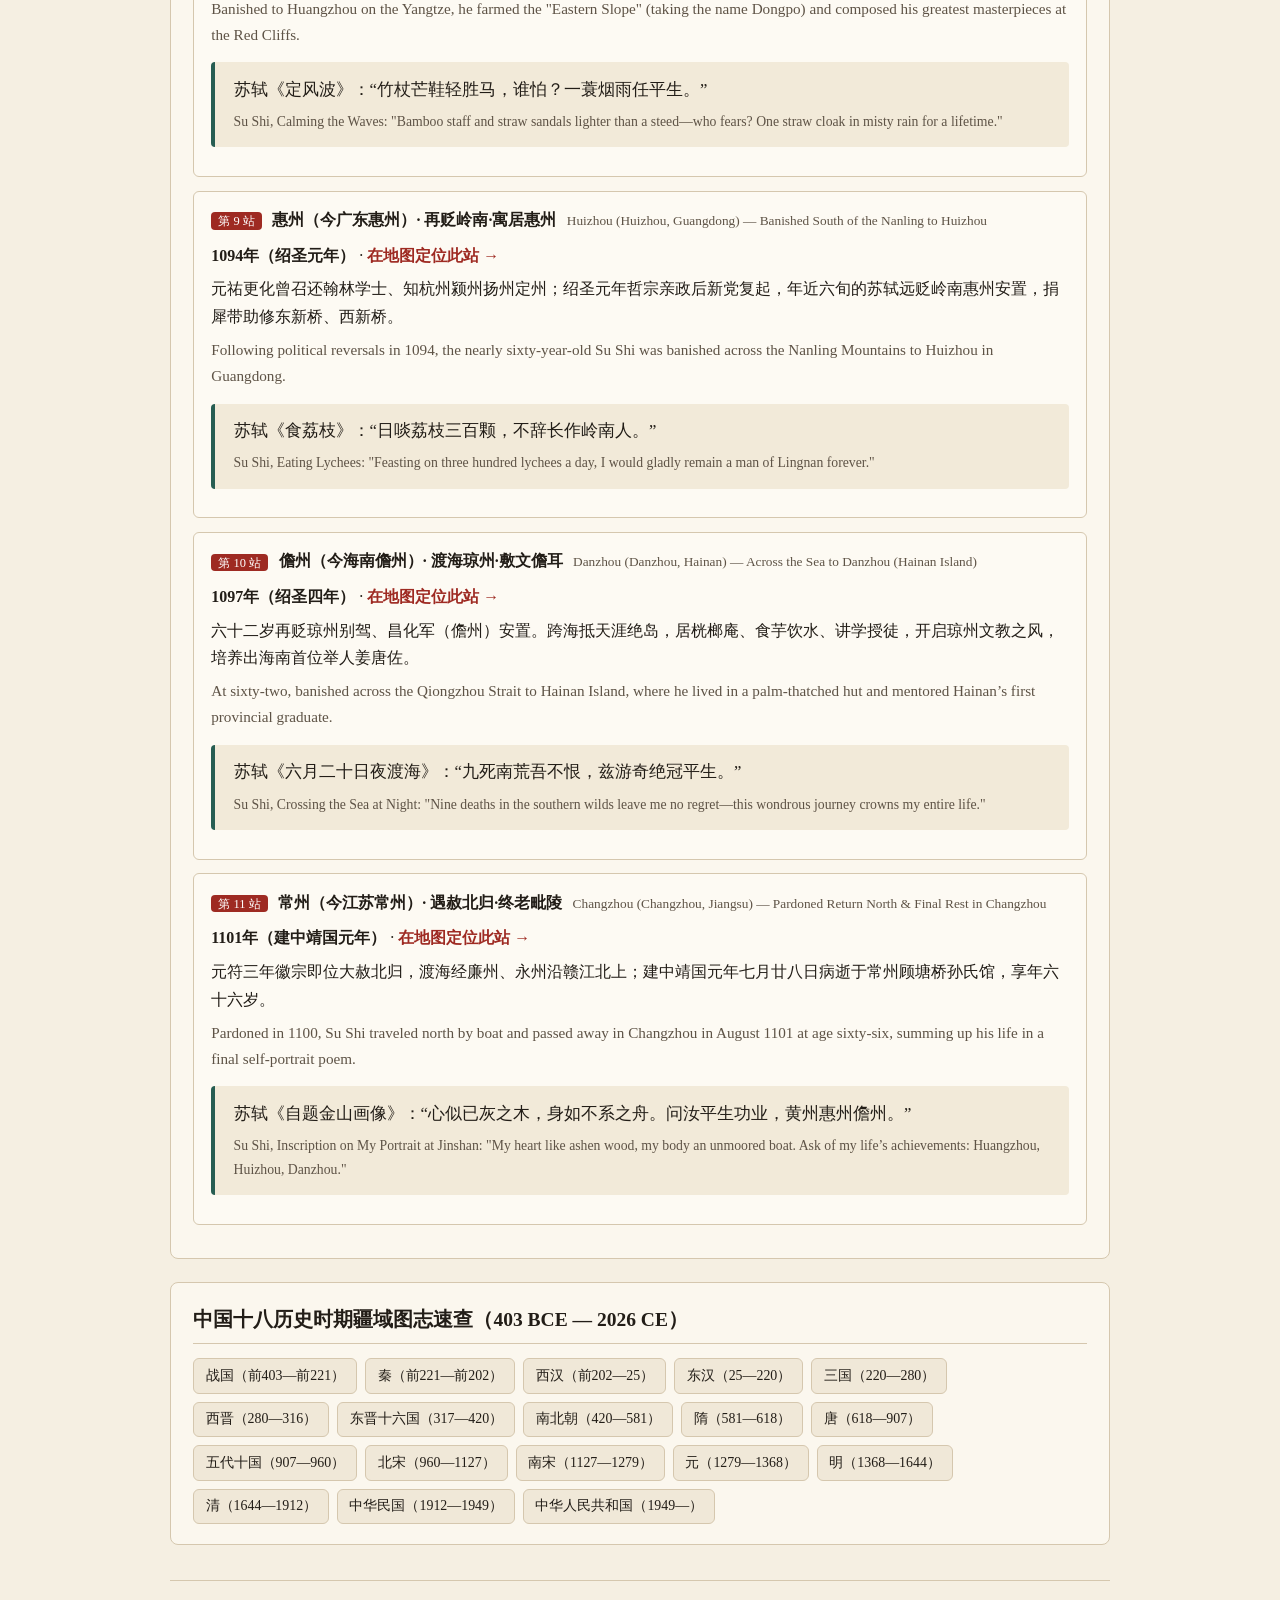
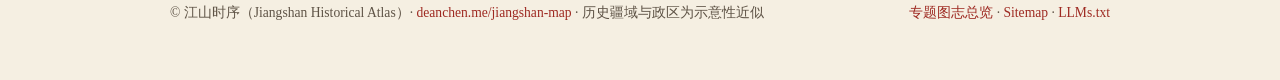
<file: topics/journey-sushi.html>
<!DOCTYPE html>
<html lang="zh-CN">
<head>
  <meta charset="UTF-8" />
  <meta name="viewport" content="width=device-width, initial-scale=1.0" />
  <title>苏轼宦海贬谪行迹路线图（1056年 — 1101年 · 北宋嘉祐元年至建中靖国元年）· 11站古今地名对照与诗词纪事 | 江山时序</title>
  <meta name="description" content="苏轼宦海贬谪行迹（Su Shi&#39;s Literary Exile Across Song China，1056年 — 1101年 · 北宋嘉祐元年至建中靖国元年）历史地图时空轨迹，全线共 11 站：眉州（今四川眉山） → 东京开封府（今河南开封） → 凤翔府（今陕西凤翔） → 杭州（今浙江杭州） → 密州（今山东诸城） → 徐州（今江苏徐州） → 湖州（今浙江湖州） → 黄州（今湖北黄冈） → 惠州（今广东惠州） → 儋州（今海南儋州） → 常州（今江苏常州）。提供逐站帝王年号、古今政区对照、经典史料诗词与交互式路线回放。" />
  <meta name="keywords" content="苏轼宦海贬谪行迹, 苏轼宦海贬谪路线图, 苏轼宦海贬谪古今地名对照, Su Shi&#39;s Literary Exile Across Song China map, 眉州, 东京开封府, 凤翔府, 杭州, 密州, 徐州, 湖州, 黄州, 惠州, 儋州, 常州, 点人溯事, 江山时序" />
  <meta name="author" content="Jiangshan Atlas (江山时序)" />
  <meta name="robots" content="index, follow, max-image-preview:large, max-snippet:-1" />
  <meta name="applicable-device" content="pc,mobile" />
  <meta name="mobile-agent" content="format=html5;url=https://deanchen.me/jiangshan-map/topics/journey-sushi.html" />
  <meta http-equiv="Cache-Control" content="no-transform" />
  <meta http-equiv="Cache-Control" content="no-siteapp" />
  <meta name="theme-color" content="#f5efe2" />
  <link rel="canonical" href="https://deanchen.me/jiangshan-map/topics/journey-sushi.html" />
  <meta property="og:type" content="article" />
  <meta property="og:site_name" content="江山时序 · Jiangshan Historical Atlas" />
  <meta property="og:locale" content="zh_CN" />
  <meta property="og:locale:alternate" content="en_US" />
  <meta property="og:title" content="苏轼宦海贬谪行迹路线图（1056年 — 1101年 · 北宋嘉祐元年至建中靖国元年）· 11站古今地名对照与诗词纪事 | 江山时序" />
  <meta property="og:description" content="苏轼宦海贬谪行迹（Su Shi&#39;s Literary Exile Across Song China，1056年 — 1101年 · 北宋嘉祐元年至建中靖国元年）历史地图时空轨迹，全线共 11 站：眉州（今四川眉山） → 东京开封府（今河南开封） → 凤翔府（今陕西凤翔） → 杭州（今浙江杭州） → 密州（今山东诸城） → 徐州（今江苏徐州） → 湖州（今浙江湖州） → 黄州（今湖北黄冈） → 惠州（今广东惠州） → 儋州（今海南儋州） → 常州（今江苏常州）。提供逐站帝王年号、古今政区对照、经典史料诗词与交互式路线回放。" />
  <meta property="og:url" content="https://deanchen.me/jiangshan-map/topics/journey-sushi.html" />
  <meta property="og:image" content="https://deanchen.me/jiangshan-map/assets/og_preview.png" />
  <meta property="og:image:width" content="1200" />
  <meta property="og:image:height" content="630" />
  <meta name="twitter:card" content="summary_large_image" />
  <meta name="twitter:title" content="苏轼宦海贬谪行迹路线图（1056年 — 1101年 · 北宋嘉祐元年至建中靖国元年）· 11站古今地名对照与诗词纪事 | 江山时序" />
  <meta name="twitter:description" content="苏轼宦海贬谪行迹（Su Shi&#39;s Literary Exile Across Song China，1056年 — 1101年 · 北宋嘉祐元年至建中靖国元年）历史地图时空轨迹，全线共 11 站：眉州（今四川眉山） → 东京开封府（今河南开封） → 凤翔府（今陕西凤翔） → 杭州（今浙江杭州） → 密州（今山东诸城） → 徐州（今江苏徐州） → 湖州（今浙江湖州） → 黄州（今湖北黄冈） → 惠州（今广东惠州） → 儋州（今海南儋州） → 常州（今江苏常州）。提供逐站帝王年号、古今政区对照、经典史料诗词与交互式路线回放。" />
  <meta name="twitter:image" content="https://deanchen.me/jiangshan-map/assets/og_preview.png" />
  <link rel="icon" type="image/svg+xml" href="../assets/favicon.svg" />
  <script type="application/ld+json">
{
  "@context": "https://schema.org",
  "@graph": [
    {
      "@type": "Article",
      "headline": "苏轼宦海贬谪行迹路线图（1056年 — 1101年 · 北宋嘉祐元年至建中靖国元年）· 11站古今地名对照与诗词纪事 | 江山时序",
      "description": "苏轼宦海贬谪行迹（Su Shi's Literary Exile Across Song China，1056年 — 1101年 · 北宋嘉祐元年至建中靖国元年）历史地图时空轨迹，全线共 11 站：眉州（今四川眉山） → 东京开封府（今河南开封） → 凤翔府（今陕西凤翔） → 杭州（今浙江杭州） → 密州（今山东诸城） → 徐州（今江苏徐州） → 湖州（今浙江湖州） → 黄州（今湖北黄冈） → 惠州（今广东惠州） → 儋州（今海南儋州） → 常州（今江苏常州）。提供逐站帝王年号、古今政区对照、经典史料诗词与交互式路线回放。",
      "url": "https://deanchen.me/jiangshan-map/topics/journey-sushi.html",
      "datePublished": "2026-10-21",
      "dateModified": "2026-10-21",
      "inLanguage": [
        "zh-CN",
        "en"
      ],
      "author": {
        "@type": "Organization",
        "name": "江山时序 (Jiangshan Historical Atlas)",
        "url": "https://deanchen.me/jiangshan-map/"
      }
    },
    {
      "@type": "BreadcrumbList",
      "itemListElement": [
        {
          "@type": "ListItem",
          "position": 1,
          "name": "江山时序首页",
          "item": "https://deanchen.me/jiangshan-map/"
        },
        {
          "@type": "ListItem",
          "position": 2,
          "name": "专题图志总览",
          "item": "https://deanchen.me/jiangshan-map/topics/index.html"
        },
        {
          "@type": "ListItem",
          "position": 3,
          "name": "苏轼宦海贬谪行迹",
          "item": "https://deanchen.me/jiangshan-map/topics/journey-sushi.html"
        }
      ]
    }
  ]
}
  </script>
  <style>
    :root {
      --bg-paper: #f5efe2;
      --bg-card: #fbf7ee;
      --ink-main: #221d17;
      --ink-muted: #5e5346;
      --cinnabar: #9e2a22;
      --cinnabar-hover: #7d1e17;
      --gold-border: #d5c7ae;
      --accent-teal: #275d52;
    }
    * { box-sizing: border-box; }
    body {
      margin: 0;
      padding: 0;
      background: var(--bg-paper);
      color: var(--ink-main);
      font-family: "Noto Serif SC", "Songti SC", "STSong", "PingFang SC", "Microsoft YaHei", serif;
      line-height: 1.72;
    }
    .top-bar {
      background: #ece3d0;
      border-bottom: 1px solid var(--gold-border);
      padding: 0.75rem 1.25rem;
      display: flex;
      flex-wrap: wrap;
      align-items: center;
      justify-content: space-between;
      gap: 0.75rem;
    }
    .brand-link {
      text-decoration: none;
      color: var(--ink-main);
      display: inline-flex;
      align-items: center;
      gap: 0.55rem;
      font-weight: 700;
      font-size: 1.08rem;
    }
    .seal-badge {
      background: var(--cinnabar);
      color: #fff8ee;
      padding: 0.18rem 0.5rem;
      border-radius: 4px;
      font-size: 0.92rem;
      letter-spacing: 0.06em;
    }
    .top-nav {
      display: flex;
      flex-wrap: wrap;
      gap: 0.65rem;
      font-size: 0.9rem;
    }
    .top-nav a {
      color: var(--ink-muted);
      text-decoration: none;
      padding: 0.25rem 0.55rem;
      border-radius: 4px;
      border: 1px solid transparent;
    }
    .top-nav a:hover {
      color: var(--cinnabar);
      border-color: var(--gold-border);
      background: var(--bg-card);
    }
    main {
      max-width: 980px;
      margin: 0 auto;
      padding: 1.75rem 1.25rem 3.5rem;
    }
    .breadcrumb {
      font-size: 0.86rem;
      color: var(--ink-muted);
      margin-bottom: 1rem;
    }
    .breadcrumb a {
      color: var(--ink-muted);
      text-decoration: none;
    }
    .breadcrumb a:hover { color: var(--cinnabar); text-decoration: underline; }
    .hero-card {
      background: var(--bg-card);
      border: 1px solid var(--gold-border);
      border-left: 5px solid var(--cinnabar);
      border-radius: 8px;
      padding: 1.4rem 1.5rem;
      margin-bottom: 1.6rem;
      box-shadow: 0 2px 10px rgba(34, 29, 23, 0.05);
    }
    .kicker {
      display: inline-block;
      font-size: 0.8rem;
      font-weight: 600;
      color: var(--cinnabar);
      background: rgba(158, 42, 34, 0.09);
      padding: 0.15rem 0.55rem;
      border-radius: 4px;
      margin-bottom: 0.5rem;
    }
    h1 {
      margin: 0.2rem 0 0.6rem;
      font-size: 1.65rem;
      line-height: 1.35;
      color: var(--ink-main);
    }
    .en-sub {
      font-size: 0.95rem;
      color: var(--ink-muted);
      margin: 0 0 0.9rem;
    }
    .meta-pills {
      display: flex;
      flex-wrap: wrap;
      gap: 0.55rem;
      margin: 0.85rem 0 1.15rem;
    }
    .meta-pill {
      background: #efe7d6;
      border: 1px solid var(--gold-border);
      padding: 0.22rem 0.68rem;
      border-radius: 999px;
      font-size: 0.85rem;
      color: var(--ink-main);
    }
    .cta-row {
      display: flex;
      flex-wrap: wrap;
      gap: 0.75rem;
      align-items: center;
      margin-top: 1.1rem;
    }
    .cta-btn {
      display: inline-flex;
      align-items: center;
      gap: 0.45rem;
      background: var(--cinnabar);
      color: #fff9f0;
      text-decoration: none;
      font-weight: 600;
      padding: 0.62rem 1.2rem;
      border-radius: 6px;
      font-size: 0.96rem;
      transition: background 0.15s ease;
    }
    .cta-btn:hover { background: var(--cinnabar-hover); }
    .cta-btn.secondary {
      background: transparent;
      color: var(--ink-main);
      border: 1px solid var(--gold-border);
    }
    .cta-btn.secondary:hover {
      border-color: var(--cinnabar);
      color: var(--cinnabar);
    }
    .section-card {
      background: var(--bg-card);
      border: 1px solid var(--gold-border);
      border-radius: 8px;
      padding: 1.25rem 1.4rem;
      margin-bottom: 1.4rem;
    }
    h2 {
      margin: 0 0 0.85rem;
      font-size: 1.22rem;
      border-bottom: 1px solid var(--gold-border);
      padding-bottom: 0.45rem;
      color: var(--ink-main);
    }
    h3 {
      margin: 1rem 0 0.4rem;
      font-size: 1.05rem;
      color: var(--ink-main);
    }
    blockquote.poem-box {
      margin: 0.9rem 0;
      padding: 0.85rem 1.15rem;
      background: #f2ead9;
      border-left: 4px solid var(--accent-teal);
      border-radius: 4px;
      font-size: 1.04rem;
    }
    blockquote.poem-box cite {
      display: block;
      margin-top: 0.35rem;
      font-size: 0.86rem;
      color: var(--ink-muted);
      font-style: normal;
    }
    .table-wrap {
      width: 100%;
      overflow-x: auto;
      -webkit-overflow-scrolling: touch;
      margin-top: 0.5rem;
    }
    table.data-table {
      width: 100%;
      min-width: 620px;
      border-collapse: collapse;
      font-size: 0.9rem;
    }
    table.data-table th,
    table.data-table td {
      border: 1px solid var(--gold-border);
      padding: 0.5rem 0.65rem;
      text-align: left;
      vertical-align: top;
    }
    table.data-table th {
      background: #ece3d0;
      font-weight: 600;
    }
    table.data-table tr:nth-child(even) td {
      background: rgba(236, 227, 208, 0.32);
    }
    table.data-table a {
      color: var(--cinnabar);
      text-decoration: none;
      font-weight: 600;
    }
    table.data-table a:hover { text-decoration: underline; }
    .chip-grid {
      display: flex;
      flex-wrap: wrap;
      gap: 0.5rem;
      margin-top: 0.6rem;
    }
    .chip-link {
      display: inline-block;
      background: #f0e8d8;
      border: 1px solid var(--gold-border);
      color: var(--ink-main);
      text-decoration: none;
      padding: 0.3rem 0.7rem;
      border-radius: 6px;
      font-size: 0.87rem;
    }
    .chip-link:hover {
      border-color: var(--cinnabar);
      color: var(--cinnabar);
      background: #fffdf8;
    }
    .stop-card {
      border: 1px solid var(--gold-border);
      border-radius: 6px;
      padding: 0.9rem 1.05rem;
      margin-bottom: 0.85rem;
      background: #fdfaf3;
    }
    .stop-header {
      display: flex;
      flex-wrap: wrap;
      justify-content: space-between;
      align-items: baseline;
      gap: 0.5rem;
      margin-bottom: 0.35rem;
    }
    .stop-badge {
      background: var(--cinnabar);
      color: #fff;
      font-size: 0.78rem;
      padding: 0.1rem 0.45rem;
      border-radius: 4px;
      margin-right: 0.4rem;
    }
    footer.page-footer {
      margin-top: 2.2rem;
      padding-top: 1.2rem;
      border-top: 1px solid var(--gold-border);
      font-size: 0.85rem;
      color: var(--ink-muted);
      display: flex;
      flex-wrap: wrap;
      justify-content: space-between;
      gap: 0.75rem;
    }
    footer.page-footer a {
      color: var(--cinnabar);
      text-decoration: none;
    }
  </style>
  <script defer src="https://events.vercount.one/js"></script>
  <script defer src="https://static.cloudflareinsights.com/beacon.min.js" data-cf-beacon='{"token": "dc645937f75341b2a7416bd1fb81b635"}'></script>
</head>
<body>
  <header class="top-bar">
    <a class="brand-link" href="https://deanchen.me/jiangshan-map/">
      <span class="seal-badge">江山时序</span>
      <span>中国历史地图 · 战国 → 今</span>
    </a>
    <nav class="top-nav" aria-label="专题图志导航">
      <a href="https://deanchen.me/jiangshan-map/">进入交互式主地图</a>
      <a href="https://deanchen.me/jiangshan-map/topics/index.html">专题图志总目录</a>
      <a href="https://github.com/DeanChensj/jiangshan-map" target="_blank" rel="noopener noreferrer">GitHub 开源仓库</a>
    </nav>
  </header>
  <main>
    <nav class="breadcrumb" aria-label="面包屑导航">
      <a href="https://deanchen.me/jiangshan-map/">江山时序首页</a> &rsaquo;
      <a href="https://deanchen.me/jiangshan-map/topics/index.html">专题图志总目录</a> &rsaquo;
      <span>苏轼宦海贬谪行迹</span>
    </nav>

    <article class="hero-card">
      <span class="kicker">点人溯事 · 历史人物生平行迹专题（第 6 / 7 篇）</span>
      <h1>苏轼宦海贬谪行迹（1056年 — 1101年 · 北宋嘉祐元年至建中靖国元年）</h1>
      <p class="en-sub">Su Shi&#39;s Literary Exile Across Song China (1056 CE – 1101 CE  · Northern Song Dynasty)</p>
      <div class="meta-pills">
        <span class="meta-pill"><strong>时代跨度：</strong>1056年 — 1101年 · 北宋嘉祐元年至建中靖国元年</span>
        <span class="meta-pill"><strong>途经站点：</strong>共 11 站</span>
        <span class="meta-pill"><strong>起点 → 终点：</strong>眉州 → 常州</span>
      </div>
      <p><strong>全线途经古今地名：</strong>眉州（今四川眉山） → 东京开封府（今河南开封） → 凤翔府（今陕西凤翔） → 杭州（今浙江杭州） → 密州（今山东诸城） → 徐州（今江苏徐州） → 湖州（今浙江湖州） → 黄州（今湖北黄冈） → 惠州（今广东惠州） → 儋州（今海南儋州） → 常州（今江苏常州）。</p>
      <p class="en-sub"><strong>Route Stops:</strong> Meizhou (Meishan, Sichuan) → Dongjing Kaifeng (Kaifeng, Henan) → Fengxiang (Fengxiang, Shaanxi) → Hangzhou (Hangzhou, Zhejiang) → Mizhou (Zhucheng, Shandong) → Xuzhou (Xuzhou, Jiangsu) → Huzhou (Huzhou, Zhejiang) → Huangzhou (Huanggang, Hubei) → Huizhou (Huizhou, Guangdong) → Danzhou (Danzhou, Hainan) → Changzhou (Changzhou, Jiangsu).</p>
      <div class="cta-row">
        <a class="cta-btn" href="https://deanchen.me/jiangshan-map/?person=sushi">在交互式历史地图中播放「苏轼宦海贬谪行迹」全线动画 &rarr;</a>
        <a class="cta-btn secondary" href="https://deanchen.me/jiangshan-map/?person=sushi&amp;lang=en">Play Interactive Journey in English &rarr;</a>
      </div>
    </article>

    <section class="section-card">
      <h2>苏轼宦海贬谪行迹 · 逐站时空坐标、古今地名与史料诗词详解（11 站）</h2>
      <div class="stop-card">
        <div class="stop-header">
          <div>
            <span class="stop-badge">第 1 站</span>
            <strong>眉州（今四川眉山）· 弱冠出蜀·仗剑远游</strong>
            <small style="color:#5e5346; margin-left:0.4rem;">Meizhou (Meishan, Sichuan) — Leaving Meizhou for the Imperial Capital</small>
          </div>
          <div>
            <strong>1056年（嘉祐元年）</strong> ·
            <a href="https://deanchen.me/jiangshan-map/?year=1056&amp;place=%E7%9C%89%E5%B7%9E" style="color:#9e2a22; text-decoration:none; font-weight:600;">在地图定位此站 &rarr;</a>
          </div>
        </div>
        <p style="margin:0.4rem 0;">年二十一的苏轼与弟苏辙随父苏洵自蜀中眉州启程，乘舟循岷江入长江，复由褒斜道越秦岭赴东京汴梁应试。</p>
        <p class="en-sub" style="margin:0.25rem 0 0.5rem;">At age twenty-one, Su Shi set out from Meizhou in Sichuan with his father Su Xun and brother Su Zhe to take the imperial examinations in Kaifeng.</p>
        <blockquote class="poem-box">苏轼《初发嘉州》：“朝发鼓阗阗，西风猎画旃。故乡飘已远，往意浩无边。”<cite>Su Shi, Departing Jiazhou: &quot;Morning drums thunder as the west wind snaps our painted banner; home drifts far behind, our aspirations boundless.&quot;</cite></blockquote>
      </div>
      <div class="stop-card">
        <div class="stop-header">
          <div>
            <span class="stop-badge">第 2 站</span>
            <strong>东京开封府（今河南开封）· 金榜题名·名动京师</strong>
            <small style="color:#5e5346; margin-left:0.4rem;">Dongjing Kaifeng (Kaifeng, Henan) — Triumph at the Kaifeng Imperial Court</small>
          </div>
          <div>
            <strong>1057年（嘉祐二年）</strong> ·
            <a href="https://deanchen.me/jiangshan-map/?year=1057&amp;place=%E4%B8%9C%E4%BA%AC%E5%BC%80%E5%B0%81%E5%BA%9C" style="color:#9e2a22; text-decoration:none; font-weight:600;">在地图定位此站 &rarr;</a>
          </div>
        </div>
        <p style="margin:0.4rem 0;">嘉祐二年春闱，主考官欧阳修读苏轼《刑赏忠厚之至论》惊喜击节，苏氏兄弟同科进士及第，文名震动汴京。</p>
        <p class="en-sub" style="margin:0.25rem 0 0.5rem;">Chief examiner Ouyang Xiu marveled at Su Shi’s essay in the 1057 examination, proclaiming that the older generation must make way for this rising genius.</p>
        <blockquote class="poem-box">欧阳修《与梅圣俞书》：“读轼书，不觉汗出，快哉快哉！老夫当避路，放他出一头地也。”<cite>Ouyang Xiu: &quot;Reading Su Shi’s essay brought beads of sweat in sheer delight—this old man must step aside and let him stand a head above!&quot;</cite></blockquote>
      </div>
      <div class="stop-card">
        <div class="stop-header">
          <div>
            <span class="stop-badge">第 3 站</span>
            <strong>凤翔府（今陕西凤翔）· 初仕关中·签判凤翔</strong>
            <small style="color:#5e5346; margin-left:0.4rem;">Fengxiang (Fengxiang, Shaanxi) — First Official Post in Fengxiang</small>
          </div>
          <div>
            <strong>1061年（嘉祐六年）</strong> ·
            <a href="https://deanchen.me/jiangshan-map/?year=1061&amp;place=%E5%87%A4%E7%BF%94%E5%BA%9C" style="color:#9e2a22; text-decoration:none; font-weight:600;">在地图定位此站 &rarr;</a>
          </div>
        </div>
        <p style="margin:0.4rem 0;">制科入第三等，授大理评事、签书凤翔府判官。初历地方吏治，兴修东湖、革除衙前弊政，作《喜雨亭记》《石鼓歌》。</p>
        <p class="en-sub" style="margin:0.25rem 0 0.5rem;">Appointed magistrate-assessor in Fengxiang in Guanzhong, where he reformed corvée transport and composed Pavilion of Joyful Rain.</p>
        <blockquote class="poem-box">苏轼《喜雨亭记》：“使天而雨珠，寒者不得以为襦；使天而雨玉，饥者不得以为粟。”<cite>Su Shi, Pavilion of Joyful Rain: &quot;Were Heaven to rain pearls, the cold could not wear them as coats; were it to rain jade, the hungry could not eat it as grain.&quot;</cite></blockquote>
      </div>
      <div class="stop-card">
        <div class="stop-header">
          <div>
            <span class="stop-badge">第 4 站</span>
            <strong>杭州（今浙江杭州）· 外放通判·寄情西湖</strong>
            <small style="color:#5e5346; margin-left:0.4rem;">Hangzhou (Hangzhou, Zhejiang) — Vice-Prefect of Hangzhou &amp; West Lake</small>
          </div>
          <div>
            <strong>1071年（熙宁四年）</strong> ·
            <a href="https://deanchen.me/jiangshan-map/?year=1071&amp;place=%E6%9D%AD%E5%B7%9E" style="color:#9e2a22; text-decoration:none; font-weight:600;">在地图定位此站 &rarr;</a>
          </div>
        </div>
        <p style="margin:0.4rem 0;">因上书直陈王安石新法之弊，自请外放任杭州通判（后于元祐四年再知杭州浚湖筑苏堤），巡行属县、赈济灾荒，留下无数西湖诗篇。</p>
        <p class="en-sub" style="margin:0.25rem 0 0.5rem;">Opposing Wang Anshi’s New Policies, Su Shi requested provincial assignment as Vice-Prefect of Hangzhou, immortalizing West Lake in verse.</p>
        <blockquote class="poem-box">苏轼《饮湖上初晴后雨》：“欲把西湖比西子，淡妆浓抹总相宜。”<cite>Su Shi: &quot;If I may compare West Lake to Lady Xishi, in light makeup or rich adornment she is equally peerless.&quot;</cite></blockquote>
      </div>
      <div class="stop-card">
        <div class="stop-header">
          <div>
            <span class="stop-badge">第 5 站</span>
            <strong>密州（今山东诸城）· 知密州·超然豪放</strong>
            <small style="color:#5e5346; margin-left:0.4rem;">Mizhou (Zhucheng, Shandong) — Governor of Mizhou — Birth of the Heroic Style</small>
          </div>
          <div>
            <strong>1075年（熙宁八年）</strong> ·
            <a href="https://deanchen.me/jiangshan-map/?year=1075&amp;place=%E5%AF%86%E5%B7%9E" style="color:#9e2a22; text-decoration:none; font-weight:600;">在地图定位此站 &rarr;</a>
          </div>
        </div>
        <p style="margin:0.4rem 0;">主动求调密州知州，抗旱捕蝗、收养弃婴；于超然台思念胞弟苏辙，写就《水调歌头·明月几时有》与《江城子·密州出猎》，开宋词豪放一派。</p>
        <p class="en-sub" style="margin:0.25rem 0 0.5rem;">As Governor of Mizhou in Shandong, Su Shi pioneered the heroic ci-poetry style with &quot;When Will the Bright Moon Be&quot; and &quot;Hunting at Mizhou.&quot;</p>
        <blockquote class="poem-box">苏轼《水调歌头》：“人有悲欢离合，月有阴晴圆缺，此事古难全。但愿人长久，千里共婵娟。”<cite>Su Shi, Prelude to Water Melody: &quot;Men have sorrow and joy, parting and reunion; the moon has clouds and clear skies, waxing and waning.&quot;</cite></blockquote>
      </div>
      <div class="stop-card">
        <div class="stop-header">
          <div>
            <span class="stop-badge">第 6 站</span>
            <strong>徐州（今江苏徐州）· 知徐州·抗洪筑黄楼</strong>
            <small style="color:#5e5346; margin-left:0.4rem;">Xuzhou (Xuzhou, Jiangsu) — Governor of Xuzhou — Holding the Yellow River Dykes</small>
          </div>
          <div>
            <strong>1077年（熙宁十年）</strong> ·
            <a href="https://deanchen.me/jiangshan-map/?year=1077&amp;place=%E5%BE%90%E5%B7%9E" style="color:#9e2a22; text-decoration:none; font-weight:600;">在地图定位此站 &rarr;</a>
          </div>
        </div>
        <p style="margin:0.4rem 0;">知徐州时黄河决口于澶州曹村，洪峰直逼徐州城下。苏轼布衣草履庐于城上，亲率禁军与民夫筑长堤死守七十余日保住全城，水退后于东门筑黄楼以镇水患。</p>
        <p class="en-sub" style="margin:0.25rem 0 0.5rem;">When Yellow River floodwaters besieged Xuzhou in 1077, Su Shi slept on the city wall in hemp sandals and led soldiers and citizens to reinforce the dykes, later building the Yellow Tower to commemorate the city&#39;s deliverance.</p>
        <blockquote class="poem-box">苏轼《答范淳甫》：“吾在徐州，与民同患难，水退而筑黄楼以镇之。”<cite>Su Shi, Letter to Fan Chunfu: &quot;In Xuzhou I shared the perils of flood with the people; when the waters receded, we built the Yellow Tower above the eastern gate.&quot;</cite></blockquote>
      </div>
      <div class="stop-card">
        <div class="stop-header">
          <div>
            <span class="stop-badge">第 7 站</span>
            <strong>湖州（今浙江湖州）· 移知湖州·乌台诗案</strong>
            <small style="color:#5e5346; margin-left:0.4rem;">Huzhou (Huzhou, Zhejiang) — Transfer to Huzhou &amp; the Crow Terrace Poetry Trial</small>
          </div>
          <div>
            <strong>1079年（元丰二年）</strong> ·
            <a href="https://deanchen.me/jiangshan-map/?year=1079&amp;place=%E6%B9%96%E5%B7%9E" style="color:#9e2a22; text-decoration:none; font-weight:600;">在地图定位此站 &rarr;</a>
          </div>
        </div>
        <p style="margin:0.4rem 0;">元丰二年春自徐州移知湖州，上《湖州谢上表》因“知其愚不适时，难以追陪新进”等语遭御史台李定、舒亶等摘句弹劾“讪谤新法”，七月于湖州州衙被皇甫遵逮捕押赴汴京御史台诏狱，史称“乌台诗案”。</p>
        <p class="en-sub" style="margin:0.25rem 0 0.5rem;">Transferred from Xuzhou to Huzhou in spring 1079, Su Shi was impeached by Censorate officials over alleged satire in his Huzhou Memorial of Thanks, arrested at the Huzhou prefectural yamen, and escorted to the Imperial Censorate prison in Kaifeng (&quot;Crow Terrace Case&quot;).</p>
        <blockquote class="poem-box">苏轼《狱中寄子由》：“是处青山可埋骨，他年夜雨独伤神。与君世世为兄弟，更结来生未了因。”<cite>Su Shi, From Prison to Ziyou: &quot;Anywhere the green hills may bury my bones; in future years you will grieve alone in the night rain.&quot;</cite></blockquote>
      </div>
      <div class="stop-card">
        <div class="stop-header">
          <div>
            <span class="stop-badge">第 8 站</span>
            <strong>黄州（今湖北黄冈）· 贬谪黄州·东坡赤壁</strong>
            <small style="color:#5e5346; margin-left:0.4rem;">Huangzhou (Huanggang, Hubei) — Exile in Huangzhou — Dongpo &amp; the Red Cliffs</small>
          </div>
          <div>
            <strong>1080年（元丰三年）</strong> ·
            <a href="https://deanchen.me/jiangshan-map/?year=1080&amp;place=%E9%BB%84%E5%B7%9E" style="color:#9e2a22; text-decoration:none; font-weight:600;">在地图定位此站 &rarr;</a>
          </div>
        </div>
        <p style="margin:0.4rem 0;">出狱后责授检校水部员外郎、黄州团练副使。躬耕城东荒坡自号“东坡居士”，于困顿中完成了精神蜕变，写出《定风波》《念奴娇·赤壁怀古》、前后《赤壁赋》与《寒食帖》。</p>
        <p class="en-sub" style="margin:0.25rem 0 0.5rem;">Banished to Huangzhou on the Yangtze, he farmed the &quot;Eastern Slope&quot; (taking the name Dongpo) and composed his greatest masterpieces at the Red Cliffs.</p>
        <blockquote class="poem-box">苏轼《定风波》：“竹杖芒鞋轻胜马，谁怕？一蓑烟雨任平生。”<cite>Su Shi, Calming the Waves: &quot;Bamboo staff and straw sandals lighter than a steed—who fears? One straw cloak in misty rain for a lifetime.&quot;</cite></blockquote>
      </div>
      <div class="stop-card">
        <div class="stop-header">
          <div>
            <span class="stop-badge">第 9 站</span>
            <strong>惠州（今广东惠州）· 再贬岭南·寓居惠州</strong>
            <small style="color:#5e5346; margin-left:0.4rem;">Huizhou (Huizhou, Guangdong) — Banished South of the Nanling to Huizhou</small>
          </div>
          <div>
            <strong>1094年（绍圣元年）</strong> ·
            <a href="https://deanchen.me/jiangshan-map/?year=1094&amp;place=%E6%83%A0%E5%B7%9E" style="color:#9e2a22; text-decoration:none; font-weight:600;">在地图定位此站 &rarr;</a>
          </div>
        </div>
        <p style="margin:0.4rem 0;">元祐更化曾召还翰林学士、知杭州颍州扬州定州；绍圣元年哲宗亲政后新党复起，年近六旬的苏轼远贬岭南惠州安置，捐犀带助修东新桥、西新桥。</p>
        <p class="en-sub" style="margin:0.25rem 0 0.5rem;">Following political reversals in 1094, the nearly sixty-year-old Su Shi was banished across the Nanling Mountains to Huizhou in Guangdong.</p>
        <blockquote class="poem-box">苏轼《食荔枝》：“日啖荔枝三百颗，不辞长作岭南人。”<cite>Su Shi, Eating Lychees: &quot;Feasting on three hundred lychees a day, I would gladly remain a man of Lingnan forever.&quot;</cite></blockquote>
      </div>
      <div class="stop-card">
        <div class="stop-header">
          <div>
            <span class="stop-badge">第 10 站</span>
            <strong>儋州（今海南儋州）· 渡海琼州·敷文儋耳</strong>
            <small style="color:#5e5346; margin-left:0.4rem;">Danzhou (Danzhou, Hainan) — Across the Sea to Danzhou (Hainan Island)</small>
          </div>
          <div>
            <strong>1097年（绍圣四年）</strong> ·
            <a href="https://deanchen.me/jiangshan-map/?year=1097&amp;place=%E5%84%8B%E5%B7%9E" style="color:#9e2a22; text-decoration:none; font-weight:600;">在地图定位此站 &rarr;</a>
          </div>
        </div>
        <p style="margin:0.4rem 0;">六十二岁再贬琼州别驾、昌化军（儋州）安置。跨海抵天涯绝岛，居桄榔庵、食芋饮水、讲学授徒，开启琼州文教之风，培养出海南首位举人姜唐佐。</p>
        <p class="en-sub" style="margin:0.25rem 0 0.5rem;">At sixty-two, banished across the Qiongzhou Strait to Hainan Island, where he lived in a palm-thatched hut and mentored Hainan’s first provincial graduate.</p>
        <blockquote class="poem-box">苏轼《六月二十日夜渡海》：“九死南荒吾不恨，兹游奇绝冠平生。”<cite>Su Shi, Crossing the Sea at Night: &quot;Nine deaths in the southern wilds leave me no regret—this wondrous journey crowns my entire life.&quot;</cite></blockquote>
      </div>
      <div class="stop-card">
        <div class="stop-header">
          <div>
            <span class="stop-badge">第 11 站</span>
            <strong>常州（今江苏常州）· 遇赦北归·终老毗陵</strong>
            <small style="color:#5e5346; margin-left:0.4rem;">Changzhou (Changzhou, Jiangsu) — Pardoned Return North &amp; Final Rest in Changzhou</small>
          </div>
          <div>
            <strong>1101年（建中靖国元年）</strong> ·
            <a href="https://deanchen.me/jiangshan-map/?year=1101&amp;place=%E5%B8%B8%E5%B7%9E" style="color:#9e2a22; text-decoration:none; font-weight:600;">在地图定位此站 &rarr;</a>
          </div>
        </div>
        <p style="margin:0.4rem 0;">元符三年徽宗即位大赦北归，渡海经廉州、永州沿赣江北上；建中靖国元年七月廿八日病逝于常州顾塘桥孙氏馆，享年六十六岁。</p>
        <p class="en-sub" style="margin:0.25rem 0 0.5rem;">Pardoned in 1100, Su Shi traveled north by boat and passed away in Changzhou in August 1101 at age sixty-six, summing up his life in a final self-portrait poem.</p>
        <blockquote class="poem-box">苏轼《自题金山画像》：“心似已灰之木，身如不系之舟。问汝平生功业，黄州惠州儋州。”<cite>Su Shi, Inscription on My Portrait at Jinshan: &quot;My heart like ashen wood, my body an unmoored boat. Ask of my life’s achievements: Huangzhou, Huizhou, Danzhou.&quot;</cite></blockquote>
      </div>
    </section>

    <section class="section-card">
      <h2>中国十八历史时期疆域图志速查（403 BCE — 2026 CE）</h2>
      <div class="chip-grid">
        <a class="chip-link" href="https://deanchen.me/jiangshan-map/topics/zhanguo.html">战国（前403—前221）</a>
        <a class="chip-link" href="https://deanchen.me/jiangshan-map/topics/qin.html">秦（前221—前202）</a>
        <a class="chip-link" href="https://deanchen.me/jiangshan-map/topics/xihan.html">西汉（前202—25）</a>
        <a class="chip-link" href="https://deanchen.me/jiangshan-map/topics/donghan.html">东汉（25—220）</a>
        <a class="chip-link" href="https://deanchen.me/jiangshan-map/topics/sanguo.html">三国（220—280）</a>
        <a class="chip-link" href="https://deanchen.me/jiangshan-map/topics/xijin.html">西晋（280—316）</a>
        <a class="chip-link" href="https://deanchen.me/jiangshan-map/topics/dongjin.html">东晋十六国（317—420）</a>
        <a class="chip-link" href="https://deanchen.me/jiangshan-map/topics/nanbei.html">南北朝（420—581）</a>
        <a class="chip-link" href="https://deanchen.me/jiangshan-map/topics/sui.html">隋（581—618）</a>
        <a class="chip-link" href="https://deanchen.me/jiangshan-map/topics/tang.html">唐（618—907）</a>
        <a class="chip-link" href="https://deanchen.me/jiangshan-map/topics/wudai.html">五代十国（907—960）</a>
        <a class="chip-link" href="https://deanchen.me/jiangshan-map/topics/beisong.html">北宋（960—1127）</a>
        <a class="chip-link" href="https://deanchen.me/jiangshan-map/topics/nansong.html">南宋（1127—1279）</a>
        <a class="chip-link" href="https://deanchen.me/jiangshan-map/topics/yuan.html">元（1279—1368）</a>
        <a class="chip-link" href="https://deanchen.me/jiangshan-map/topics/ming.html">明（1368—1644）</a>
        <a class="chip-link" href="https://deanchen.me/jiangshan-map/topics/qing.html">清（1644—1912）</a>
        <a class="chip-link" href="https://deanchen.me/jiangshan-map/topics/roc.html">中华民国（1912—1949）</a>
        <a class="chip-link" href="https://deanchen.me/jiangshan-map/topics/prc.html">中华人民共和国（1949—）</a>
      </div>
    </section>
    <footer class="page-footer">
      <div>© 江山时序（Jiangshan Historical Atlas）· <a href="https://deanchen.me/jiangshan-map/">deanchen.me/jiangshan-map</a> · 历史疆域与政区为示意性近似</div>
      <div><a href="https://deanchen.me/jiangshan-map/topics/index.html">专题图志总览</a> · <a href="https://deanchen.me/jiangshan-map/sitemap.xml">Sitemap</a> · <a href="https://deanchen.me/jiangshan-map/llms.txt">LLMs.txt</a></div>
    </footer>
  </main>
</body>
</html>
</file>
<file: tools/sam/georef/georef.css>
:root { color-scheme: light; font: 14px/1.35 ui-sans-serif, system-ui, sans-serif; color: #252725; background: #ecebe5; }
* { box-sizing: border-box; }
[hidden] { display: none !important; }
body { margin: 0; }
header { height: 48px; display: flex; gap: 16px; align-items: center; padding: 0 14px; background: #263b36; color: #fff; }
header strong { font-size: 16px; } header span { flex: 1; color: #dbe4de; font-size: 12px; }
button, input, select, textarea { font: inherit; }
button { min-height: 34px; padding: 5px 9px; border: 1px solid #a8aea7; border-radius: 4px; background: #fff; color: #20251f; cursor: pointer; }
button.active { background: #dbeadd; border-color: #2d654f; font-weight: 700; } button:disabled { color: #888; cursor: not-allowed; }
main { height: calc(100vh - 48px); display: grid; grid-template-columns: minmax(0, 1fr) 350px; }
#map-pane { position: relative; overflow: hidden; background: #77776f; touch-action: none; }
#map { display: block; width: 100%; height: 100%; }
#empty-map { position: absolute; inset: 0; display: grid; place-content: center; text-align: center; color: #fff; font-size: 15px; background: #66675f; pointer-events: none; }
#empty-map a { color: #fff; pointer-events: auto; }
#sidebar { overflow: auto; background: #f7f6f0; border-left: 1px solid #cbc9be; padding: 10px; }
section { border-bottom: 1px solid #d6d3c8; padding: 0 0 12px; margin: 0 0 12px; } h2 { font-size: 14px; margin: 0 0 8px; }
label { display: block; margin: 6px 0; } input, select, textarea { width: 100%; min-height: 32px; border: 1px solid #aaa99f; border-radius: 3px; padding: 4px 6px; background: #fff; }
textarea { min-height: 56px; resize: vertical; } .two, .button-row { display: flex; gap: 6px; } .two > label, .button-row > * { flex: 1; }
.hint, dl { font-size: 12px; color: #5c625a; } dl { margin: 7px 0; display: grid; grid-template-columns: 86px 1fr; } dt { font-weight: 600; }
dd { margin: 0; font-family: ui-monospace, SFMono-Regular, Menlo, monospace; text-align: right; overflow-wrap: anywhere; }
ol { list-style: none; padding: 0; margin: 6px 0; } li { border-top: 1px solid #dedbd2; padding: 7px 1px; }
li.selected { outline: 2px solid #2d654f; outline-offset: -2px; background: #edf5ee; } li.warning-row { color: #9a451e; }
li.loo-max { box-shadow: inset 3px 0 #694a93; } .control-summary { display: flex; gap: 6px; align-items: baseline; justify-content: space-between; }
.control-name { min-width: 0; overflow: hidden; text-overflow: ellipsis; white-space: nowrap; font-weight: 600; }
.metric, .control-details { font-family: ui-monospace, SFMono-Regular, Menlo, monospace; text-align: right; }
.metric { white-space: nowrap; font-size: 12px; } .control-details { color: #5c625a; font-size: 11px; margin-top: 2px; white-space: nowrap; overflow: hidden; text-overflow: ellipsis; }
.control-actions { display: grid; grid-template-columns: repeat(3, 1fr); gap: 5px; margin-top: 5px; } .control-actions button { min-height: 32px; }
.warning { color: #9a451e; min-height: 18px; } .loo-note { color: #694a93; min-height: 18px; font-size: 12px; } pre { white-space: pre-wrap; color: #9a451e; font-size: 12px; margin: 7px 0 0; }
#sidebar-toggle { display: none; }
@media (orientation: portrait) and (max-width: 1100px) {
  main { display: block; position: relative; } #map-pane { height: 58vh; } #sidebar { height: 42vh; border-left: 0; border-top: 1px solid #bbb; }
  main.drawer-collapsed #map-pane { height: calc(100vh - 48px); } main.drawer-collapsed #sidebar { display: none; } #sidebar-toggle { display: block; }
}
</file>
